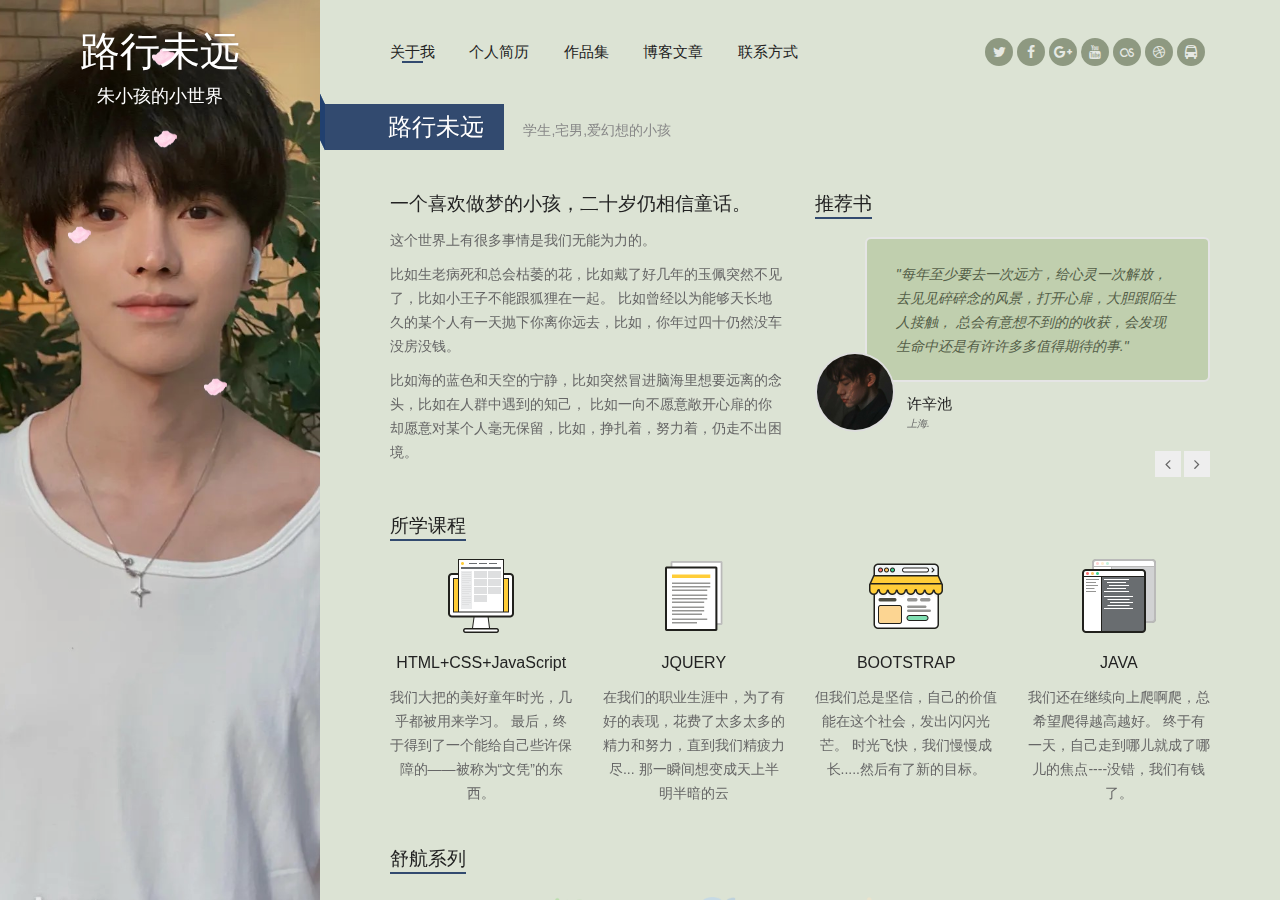
<file: index.html>
<!DOCTYPE html>
<html lang="cn-zh">
	<head>
		<meta charset="UTF-8" />
		<meta http-equiv="X-UA-Compatible" content="IE=edge">
		<title>星光不负赶路人</title>
		<meta name="viewport" content="width=device-width, initial-scale=1, maximum-scale=1" />
		<meta name="description" content="Zhu Junbo's personal blog" />
		<meta name="keywords"
			content="vcard, resposnive, retina, resume, jquery, css3, bootstrap,zhujunbo, blog" />
		<meta name="author" content="zhujunbo" />
		<link rel="shortcut icon" href="images/favicon.ico">
		<link rel="stylesheet" href="css/bootstrap.css">
		<link rel="stylesheet" href="css/normalize.css">
		<link rel="stylesheet" href="css/transition-animations.css">
		<link rel="stylesheet" href="css/owl.carousel.css">
		<link rel="stylesheet" href="css/magnific-popup.css">
		<link rel="stylesheet" href="css/animate.css">
		<link rel="stylesheet" href="css/main.css" type="text/css">
		<link rel="stylesheet" type="text/css" href="css/mycustom.css"/>
		<script src="js/jquery-2.1.3.min.js"></script>
		<script src="js/modernizr.custom.js"></script>
		<script src="js/myfunction.js" type="text/javascript"></script>
		<style type="text/css">
			.fun-fact-block.gray-bg {
			    background-color: floralwhite;
			}
			.fun-fact-block{
				background: beige;
			}
			.testimonial-content .testimonial-text{
				background-color: #c0cfae;
				color: #545e48;
			}
			ul.social-links li a{
				background-color: #8e9981;
				border-radius: 50%;
			}
		</style>
	</head>
	<body>
		<!-- 加载动画 -->
		<div class="preloader">
			<div class="preloader-animation">
				<div class="dot1"></div>
				<div class="dot2"></div>
			</div>
		</div>
		<!-- 加载动画结束 -->
		<div id="page" class="page">
			<!-- 头部 -->
			<header id="site_header" class="header">
				<div class="my-photo">
					<img src="images/chun2.jpg" alt="image">
					<div class="mask" id="mypoto">
						<div class="newyear" id="newyear">
							<script type="text/javascript">
								function SpringFestival(){
									Countdown('农历新年','1/22/2023',newyear);
								};
								window.onload= setInterval(SpringFestival,1000);
							</script>
						</div>
					</div>
				</div>
				<div class="site-title-block">
					<h1 class="site-title fontc">路行未远</h1>
					<p class="site-description fontc">朱小孩的小世界</p>
				</div><a class="menu-toggle mobile-visible"><i class="fa fa-bars"></i></a>
			</header>
			<!-- 头部结束 -->
			<!-- 主体内容 -->
			<div id="main" class="site-main">
				<!-- 分页区 -->
				<div class="pt-wrapper" style="background-color: #dce3d4;">
					<!-- 导航和其他社交主页 -->
					<div class="site-nav mobile-menu-hide">
						<!-- 导航 -->
						<ul id="nav" class="site-main-menu">
							<!-- 关于我 -->
							<li>
								<a class="pt-trigger" href="#about_me" data-animation="58" data-goto="1">关于我</a>
							</li>
							<!-- 其他内容 -->
							<li><a class="pt-trigger" href="#resume" data-animation="59" data-goto="2">个人简历</a></li>
							<li><a class="pt-trigger" href="#portfolio" data-animation="60" data-goto="3">作品集</a>
							</li>
							<li><a class="pt-trigger" href="#blog" data-animation="61" data-goto="4">博客文章</a></li>
							<li><a class="pt-trigger" href="#contact" data-animation="58" data-goto="5">联系方式</a></li>
							<!-- <li><a class="pt-trigger" href="#tzhang" data-animation="59" data-goto="6">拓展</a></li> -->
						</ul>
						<!-- 导航结束 -->
						<!-- 其他社交主页 -->
						<!-- 社交软件的完整图标列表:http://fontawesome.io/icons/#brand -->
						<ul class="social-links">
							<li>
								<a class="tip social-button" href="#" title="Twitter">
									<i class="fa fa-twitter"></i>
								</a>
							</li>
							<li>
								<a class="tip social-button" href="#" title="Facebook">
									<i class="fa fa-facebook"></i>
								</a>
							</li>
							<li>
								<a class="tip social-button" href="#" title="Google Plus">
									<i class="fa fa-google-plus"></i>
								</a>
							</li>
							<li>
								<a class="tip social-button" href="#" title="Youtube"><i class="fa fa-youtube"></i></a>
							</li>
							<li>
								<a class="tip social-button" href="#" title="last.fm"><i class="fa fa-lastfm"></i></a>
							</li>
							<li>
								<a class="tip social-button" href="#" title="Dribbble"><i class="fa fa-dribbble"></i></a>
							</li>
							<li>
								<a class="tip social-button" target="_blank" href="https://travellings.link" title="travelling">
									<i class="fa fa-bus"></i>
								</a>
							</li>
						</ul>
						<!-- 社交主页结束 -->
					</div>
					<!-- 导航页结束 -->
					<!-- 子页面 -->
					<div class="subpages">
						<!-- 关于子页 -->
						<section class="pt-page pt-page-1" data-id="about_me">
							<div class="section-title-block">
								<h2 class="section-title">路行未远</h2>
								<h5 class="section-description">学生,宅男,爱幻想的小孩</h5>
							</div>
							<div class="row">
								<div class="col-sm-12 col-md-12 mobile-visible subpage-block">
									<div class="my-photo-small"><img src="images/apollo/24.jpg" alt="image"></div>
								</div>
								<div class="col-sm-6 col-md-6 subpage-block">
									<div class="general-info">
										<h3>一个喜欢做梦的小孩，二十岁仍相信童话。</h3>
										<p>这个世界上有很多事情是我们无能为力的。</p>
										<p>比如生老病死和总会枯萎的花，比如戴了好几年的玉佩突然不见了，比如小王子不能跟狐狸在一起。
										   比如曾经以为能够天长地久的某个人有一天抛下你离你远去，比如，你年过四十仍然没车没房没钱。</p>
										<p>比如海的蓝色和天空的宁静，比如突然冒进脑海里想要远离的念头，比如在人群中遇到的知己，
										   比如一向不愿意敞开心扉的你却愿意对某个人毫无保留，比如，挣扎着，努力着，仍走不出困境。</p>
									</div>
								</div>
								<!-- 介绍项 -->
								<!-- <div class="col-sm-4 col-md-4 subpage-block">
									<div class="block end">
										<ul class="info-list">
											<li>
												<span class="title">姓名</span>
												<span class="value">朱同学</span>
											</li>
											<li>
												<span class="title">年龄</span>
												<span class="value">二十一岁</span>
											</li>
											<li>
												<span class="title">地址</span>
												<span class="value">武汉 | 江夏 | 藏龙岛</span>
											</li>
											<li>
												<span class="title">邮件</span>
												<span class="value"><a href="mailto:1664575649@qq.com">1664575649@qq.com</a></span>
											</li>
											<li>
												<span class="title">手机</span>
												<span class="value">15697135926</span>
											</li>
											<li>
												<span class="title">职业</span>
												<span class="value available">学生</span>
											</li>
										</ul>
									</div>
								</div> -->
								<div class="col-sm-6 col-md-6 subpage-block">
									<div class="block-title">
										<h3>推荐书</h3>
									</div>
									<div class="testimonials owl-carousel">
										<!-- 好友推荐 -->
										<div class="testimonial-item">
											<!-- 朋友的话 -->
											<div class="testimonial-content">
												<div class="testimonial-text">
													<p>"每年至少要去一次远方，给心灵一次解放，去见见碎碎念的风景，打开心扉，大胆跟陌生人接触，
													总会有意想不到的的收获，会发现生命中还是有许许多多值得期待的事."</p>
												</div>
											</div>
											<!-- 话语结束 -->
											<!-- 好友信息 -->
											<div class="testimonial-credits">
												<!-- 照片 -->
												<div class="testimonial-picture">
													<img src="images/apollo/23.jpg" alt="许辛池">
												</div>
												<!-- 好友署名 -->
												<div class="testimonial-author-info">
													<p class="testimonial-author">许辛池</p>
													<p class="testimonial-firm">上海.</p>
												</div>
											</div>
										</div>
										<!-- 好友推荐2 -->
										<div class="testimonial-item">
											<!-- 朋友的话 -->
											<div class="testimonial-content">
												<div class="testimonial-text">
													<p>"时针还在不停的转动，我们的生活还在继续着，或许杂乱无章，或许井然有序。
													    在这匆忙的生活中，我一直都在前进着，思考着，这一切从来都不曾驻足。"</p>
												</div>
											</div>
											<!-- 话语结束 -->
											<!-- 好友信息 -->
											<div class="testimonial-credits">
												<!-- 照片 -->
												<div class="testimonial-picture">
													<img src="images/apollo/20.jpg" alt="朱谨言">
												</div>
												<!-- 好友署名 -->
												<div class="testimonial-author-info">
													<p class="testimonial-author">朱谨言</p>
													<p class="testimonial-firm">武汉</p>
												</div>
											</div>
										</div>
										<!-- 推荐结束 -->
										<!-- 好友推荐3 -->
										<div class="testimonial-item">
											<!-- 朋友的话 -->
											<div class="testimonial-content">
												<div class="testimonial-text">
													<p>"我不去想，是否能够成功 ，既然选择了远方 ，便只顾风雨兼程。
														我不去想，身后会不会袭来寒风冷雨 ，既然目标是地平线，留给世界的只能是背影 。
														我不去想，未来是平坦还是泥泞 ，只要热爱生命 ，一切，都在意料之中。"</p>
												</div>
											</div>
											<!-- 话语结束 -->
											<!-- 好友信息 -->
											<div class="testimonial-credits">
												<!-- 照片 -->
												<div class="testimonial-picture">
													<img src="images/zx-2.jpg" alt="朱俊波">
												</div>
												<!-- 好友署名 -->
												<div class="testimonial-author-info">
													<p class="testimonial-author">朱俊波</p>
													<p class="testimonial-firm">武汉</p>
												</div>
											</div>
										</div>
										<!-- 推荐结束 -->
										<div class="testimonial-item">
											<!-- 朋友的话 -->
											<div class="testimonial-content">
												<div class="testimonial-text">
													<p>"明明很想哭，却还在笑；明明很在乎，却装作无所谓；明明很想留下，却坚定地说要离开；
													    明明很痛苦，却偏偏说自己很幸福；明明忘不掉，却说已经忘了；
														<!-- 明明放不下，却说她是她，我是我；明明舍不得，却说我已经受够了； -->
														明明说的是违心的假话，却说那是自己的真心话；明明眼泪都快溢出眼眶，却高昂着头；"</p>
												</div>
											</div>
											<!-- 话语结束 -->
											<!-- 好友信息 -->
											<div class="testimonial-credits">
												<!-- 照片 -->
												<div class="testimonial-picture">
													<img src="images/zjb-2.jpg" alt="朱俊波">
												</div>
												<!-- 好友署名 -->
												<div class="testimonial-author-info">
													<p class="testimonial-author">朱雄</p>
													<p class="testimonial-firm">黄冈</p>
												</div>
											</div>
										</div>
									</div>
								</div>
							</div>
							<!-- 技能介绍 -->
							<div class="block-title">
								<h3>所学课程</h3>
							</div>
							<div class="row">
								<div class="col-sm-6 col-md-3 subpage-block">
									<div class="service-block">
										<div class="service-info">
											<img src="images/service/web_design.png" alt="Responsive Design">
											<h4>HTML+CSS+JavaScript</h4>
											<p>我们大把的美好童年时光，几乎都被用来学习。
											   最后，终于得到了一个能给自己些许保障的——被称为“文凭”的东西。</p>
										</div>
									</div>
								</div>
								<div class="col-sm-6 col-md-3 subpage-block">
									<div class="service-block">
										<div class="service-info">
											<img src="images/service/copywrite.png" alt="Copywriter">
											<h4>JQUERY</h4>
											<p>在我们的职业生涯中，为了有好的表现，花费了太多太多的精力和努力，直到我们精疲力尽... 
											   那一瞬间想变成天上半明半暗的云</p>
										</div>
									</div>
								</div>
								<div class="col-sm-6 col-md-3 subpage-block">
									<div class="service-block">
										<div class="service-info"><img src="images/service/ecommerce.png"
												alt="E-Commerce">
											<h4>BOOTSTRAP</h4>
											<p>但我们总是坚信，自己的价值能在这个社会，发出闪闪光芒。
											   时光飞快，我们慢慢成长.....然后有了新的目标。</p>
										</div>
									</div>
								</div>
								<div class="col-sm-6 col-md-3 subpage-block">
									<div class="service-block">
										<div class="service-info"><img src="images/service/management.png"
												alt="Management">
											<h4>JAVA</h4>
											<p>我们还在继续向上爬啊爬，总希望爬得越高越好。
											   终于有一天，自己走到哪儿就成了哪儿的焦点----没错，我们有钱了。</p>
										</div>
									</div>
								</div>
							</div>
							<!-- 介绍结束 -->
							<!-- 好友列表 -->
							<div class="block-title">
								<h3>舒航系列</h3>
							</div>
							<div class="row">
								<div class="col-sm-4 col-md-2 subpage-block">
									<div class="client_block"><a href="https://shuhanzjb.github.io/shelf.html" >
									<img src="images/clients/book.png" alt="image"></a></div>
								</div>
								<div class="col-sm-4 col-md-2 subpage-block">
									<div class="client_block"><a href="#" target="_blank">
									<img src="images/clients/tree.png" alt="image"></a></div>
								</div>
								<div class="col-sm-4 col-md-2 subpage-block">
									<div class="client_block"><a href="#" target="_blank">
									<img src="images/clients/blueleaf.png" alt="image"></a></div>
								</div>
								<div class="col-sm-4 col-md-2 subpage-block">
									<div class="client_block"><a href="#" target="_blank">
									<img src="images/clients/orbook2.png" alt="image"></a></div>
								</div>
								<div class="col-sm-4 col-md-2 subpage-block">
									<div class="client_block"><a href="#" target="_blank">
									<img src="images/clients/shan.png" alt="image"></a></div>
								</div>
								<div class="col-sm-4 col-md-2 subpage-block">
									<div class="client_block"><a href="#" target="_blank">
									<img src="images/clients/ma.png" alt="image"></a></div>
								</div>
							</div>
							<!-- 列表结束 -->
							<!-- 心灵状态 -->
							<div class="block-title">
								<h3>心情状态</h3>
							</div>
							<div class="row">
								<div class="col-sm-6 col-md-3 subpage-block">
									<div class="fun-fact-block gray-bg"><i class="pe-7s-icon pe-7s-smile"></i>
										<h4>开心</h4><span class="fun-value">1,024</span>
									</div>
								</div>
								<div class="col-sm-6 col-md-3 subpage-block">
									<div class="fun-fact-block"><i class="pe-7s-icon pe-7s-alarm"></i>
										<h4>平淡</h4><span class="fun-value">6,256</span>
									</div>
								</div>
								<div class="col-sm-6 col-md-3 subpage-block">
									<div class="fun-fact-block gray-bg"><i class="pe-7s-icon pe-7s-medal"></i>
										<h4>郁闷</h4><span class="fun-value">21</span>
									</div>
								</div>
								<div class="col-sm-6 col-md-3 subpage-block">
									<div class="fun-fact-block"><i class="pe-7s-icon pe-7s-coffee"></i>
										<h4>悠闲</h4><span class="fun-value">20,000</span>
									</div>
								</div>
							</div>
							<!-- 心情结束 -->
						</section>
						<!-- /关于页 -->
						<!-- 简历子页 -->
						<section class="pt-page pt-page-2" data-id="resume">
							<div class="section-title-block">
								<h2 class="section-title">个人简历</h2>
								<h5 class="section-description">应届毕业生</h5>
							</div>
							<div class="row">
								<div class="col-sm-6 col-md-4 subpage-block">
									<div class="block-title">
										<h3>教育经历</h3>
									</div>
									<div class="timeline">
										<!-- 教育经历 -->
										<div class="timeline-event te-primary">
											<h5 class="event-date">2022</h5>
											<h4 class="event-name">大学毕业</h4><span
												class="event-description">武汉纺织大学外经贸学院</span>
											<p>多少人走着，却困在原地；多少人活着却如同死去；多少人爱着却好似分离；多少人笑着却满含泪滴</p>
										</div>
										<!-- 教育经历 -->
										<div class="timeline-event te-primary">
											<h5 class="event-date">2019</h5>
											<h4 class="event-name">高中毕业</h4><span
												class="event-description">团陂高级中学</span>
											<p>我陪你步入蝉夏，越过窗外喧嚣;歌声还在游走 你榴花般的双眸。岁月无法停留，流云的等候</p>
										</div>
										<!-- 教育经历 -->
										<div class="timeline-event te-primary">
											<h5 class="event-date">2016</h5>
											<h4 class="event-name">初中毕业</h4><span
												class="event-description">华桂初级中学</span>
											<p>开始的开始，我们都是孩子；最后的最后，渴望变成天使。</p>
										</div>
										<!-- 教育经历 -->
										<div class="timeline-event te-primary">
											<h5 class="event-date">2013</h5>
											<h4 class="event-name">小学毕业</h4><span
												class="event-description">十三小学</span>
											<p>多少人走着，却困在原地；多少人活着却如同死去；多少人爱着却好似分离；多少人笑着却满含泪滴</p>
										</div>
										<!-- 教育经历 -->
										<div class="timeline-event te-primary">
											<h5 class="event-date">2012</h5>
											<h4 class="event-name">小学转学</h4><span
												class="event-description">石江小学</span>
											<p>多少人走着，却困在原地；多少人活着却如同死去；多少人爱着却好似分离；多少人笑着却满含泪滴</p>
										</div>
									</div>
								</div>
								<div class="col-sm-6 col-md-4 subpage-block">
									<div class="block-title">
										<h3>工作经历</h3>
									</div>
									<div class="timeline">
										<!-- 具体工作 -->
										<div class="timeline-event te-primary">
											<h5 class="event-date">2022-2023</h5>
											<h4 class="event-name"><a href="">京东</a></h4><span
												class="event-description">零售</span>
											<p>第一份全职工作，目前看来还不错，朝九晚六，月休八天，工资四千，已转正，正常缴纳五险一金，
											   每个月的最后工作日发放当月工资，是一份还算靠谱的工作，刚开始做纠纷，后面转商家申诉，
											   虽然工作难压力大，也想过离职，但最后还是坚持了下来，但毕竟今时不同往日，疫情冲击下，
											   整个大环境不算好，已毕业面临就业压力的我，也不确定下一份工作会更好...</p>
										</div>
										<!-- 具体工作 -->
										<div class="timeline-event te-primary">
											<h5 class="event-date">2021-2022</h5>
											<h4 class="event-name"><a href="">纳杰</a></h4><span
												class="event-description">人力资源</span>
											<p>实习工作，不算好工作，也不算差工作，是介于不好不差的工作，没有长期发展的打算，正常的结束实习</p>
										</div>
										<!-- 具体工作 -->
										<div class="timeline-event te-primary">
											<h5 class="event-date">2020-2021</h5>
											<h4 class="event-name">海底捞</h4><span
												class="event-description">餐饮</span>
											<p>在海底捞吃饭和在海底捞工作，还是很不一样的，因为生意好，所以工作很累，
											   但好在但工资也很多，做了两个月收了九千多，这是我收的最多的一次，因为
											   包吃包住，水电全免，所以到手的是纯利润。</p>
										</div>
										<!-- 具体工作 -->
										<div class="timeline-event te-primary">
											<h5 class="event-date">2019-2020</h5>
											<h4 class="event-name">京东</h4><span
												class="event-description">物流</span>
											<p>第一桶金，很累，也很充实，凌晨五点的天空下是做不完的流水线和卸不完的货。
											   在这里，有孩子和我一样大的人，午饭吃着
											   馒头就咸菜然后躺在大纸盒里休息；</p>
										</div>
									</div>
								</div>
								<div class="col-sm-6 col-md-4 subpage-block">
									<div class="block-title">
										<h3>前端</h3>
									</div>
									<div class="skills-info">
										<h4>HTML5</h4>
										<div class="skill-container">
											<div class="skill-percentage skill-1"></div>
										</div>
										<h4>CSS3</h4>
										<div class="skill-container">
											<div class="skill-percentage skill-2"></div>
										</div>
										<h4>ECMAScript6</h4>
										<div class="skill-container">
											<div class="skill-percentage skill-3"></div>
										</div>
										<h4>Ajax</h4>
										<div class="skill-container">
											<div class="skill-percentage skill-1"></div>
										</div>
									</div>
									<div class="block-title">
										<h3>编程语言和前端框架</h3>
									</div>
									<div class="skills-info">
										<h4>JAVA</h4>
										<div class="skill-container">
											<div class="skill-percentage skill-4"></div>
										</div>
										<h4>PYTHON</h4>
										<div class="skill-container">
											<div class="skill-percentage skill-5"></div>
										</div>
										<h4>PHP</h4>
										<div class="skill-container">
											<div class="skill-percentage skill-6"></div>
										</div>
										<h4>VUE</h4>
										<div class="skill-container">
											<div class="skill-percentage skill-7"></div>
										</div>
										<h4>BOOTSTRAP</h4>
										<div class="skill-container">
											<div class="skill-percentage skill-8"></div>
										</div>
									</div>
								</div>
							</div>
							<div class="row">
								<div class="col-sm-12 col-md-12">
									<div class="download-cv-block">
										<a class="button" target="_blank" href="./media/个人简历.pdf">预览简历</a></div>
								</div>
							</div>
						</section>
						<!-- /简历页 -->
						<!-- 项目子页 -->
						<section class="pt-page pt-page-3" data-id="portfolio">
							<div class="section-title-block">
								<h2 class="section-title">我的项目</h2>
								<h5 class="section-description">作品集锦</h5>
							</div>
							<!-- 集锦 -->
							<div class="portfolio-content">
								<!-- 项目过滤器 -->
								<ul id="portfolio_filters" class="portfolio-filters">
									<li class="active">
										<a class="filter btn btn-sm btn-link active"data-group="all">全部</a>
									</li>
									<li>
										<a class="filter btn btn-sm btn-link" data-group="shop">电商平台</a>
									</li>
									<li>
										<a class="filter btn btn-sm btn-link" data-group="sites">其他网站</a>
									</li>
									<li>
										<a class="filter btn btn-sm btn-link" data-group="video">媒体</a>
									</li>
									<li>
										<a class="filter btn btn-sm btn-link" data-group="season">样式</a>
									</li>
								</ul>
								<!-- 过滤结束 -->
								<!-- 项目展示 -->
								<div id="portfolio_grid" class="portfolio-grid portfolio-masonry masonry-grid-3">
									<!-- 项目1 -->
									<figure class="item" data-groups='["all", "shop"]'>
										<a class="lightbox" href="images/hone-2.png" title="妖怪阁楼">
											<img src="images/honeapp.png" alt="妖怪阁楼">
											<div>
												<h5 class="name">妖怪阁楼</h5>
												<small>移动端</small>
												<i class="fa fa-image"></i>
											</div>
										</a>
									</figure>
									<!-- 项目2 -->
									<figure class="item" data-groups='["all", "sites"]'>
										<a href="images/360-2.png" class="lightbox" title="仿360浏览器官网">
											<img src="images/360.png" alt="360">
											<div>
												<h5 class="name">仿360浏览器</h5>
												<small>PC端</small>
												<i class="fa fa-image"></i>
											</div>
										</a>
									</figure>
									<!-- 项目3 -->
									<figure class="item" data-groups='["all","shop"]'>
										<a href="images/ht.png" class="lightbox" title="后台管理系统">
											<img src="images/ht.png" alt="后台管理系统">
											<div>
												<h5 class="name">后台管理系统</h5>
												<small>PC端</small>
												<i class="fa fa-image"></i>
											</div>
										</a>
									</figure>
									<!-- 项目4 -->
									<figure class="item" data-groups='["all", "shop"]'>
										<a class="lightbox" href="images/canteen.png" title="掌上餐厅">
											<img src="images/vegetables.png" alt="掌上餐厅">
											<div>
												<h5 class="name">掌上餐厅</h5>
												<small>移动端</small>
												<i class="fa fa-image"></i>
											</div>
										</a>
									</figure>
									<!--项目5 -->
									<figure class="item" data-groups='["all", "sites"]'>
										<a href="images/shool-2.png" class="lightbox" title="仿河北职业学校">
											<img src="images/school.png" alt="学校">
											<div>
												<h5 class="name">仿河北职业学校</h5>
												<small>PC端</small>
												<i class="fa fa-image"></i>
											</div>
										</a>
									</figure>
									<!-- 项目6 -->
									<figure class="item" data-groups='["all", "sites"]'>
										<a class="lightbox" href="images/green.png" title="散文诗">
											<img src="images/green.png" alt="poem">
											<div>
												<h5 class="name">散文诗</h5>
												<small>响应式</small>
												<i class="fa fa-image"></i>
											</div>
										</a>
									</figure>
									<!-- 项目7 -->
									<figure class="item" data-groups='["all", "video"]'>
										<a href="media/002.mp4" class="lightbox mfp-iframe" title="夏日假期">
											<img src="images/summer.jpg" alt="">
											<div>
												<h5 class="name">夏日假期</h5>
												<small>视频</small>
												<i class="fa fa-video-camera"></i>
											</div>
										</a>
									</figure>
									<!-- 项目8 -->
									<figure class="item" data-groups='["all",  "sites"]'>
										<a class="lightbox" href="images/class.png" title="班级管理页">
											<img src="images/class.png" alt="">
											<div>
												<h5 class="name">班级管理</h5>
												<small>PC端</small>
												<i class="fa fa-image"></i>
											</div>
										</a>
									</figure>
									<!-- 项目9 -->
									<figure class="item" data-groups='["all","sites"]'>
										<a href="images/learn.png" class="lightbox" title="以创导航">
											<img src="images/note.png" alt="">
											<div>
												<h5 class="name">以创导航</h5>
												<small>响应式</small>
												<i class="fa fa-image"></i>
											</div>
										</a>
									</figure>
									<!-- 项目10 -->
									<figure class="item" data-groups='["all", "video"]'>
										<a href="media/snow.mp4" class="lightbox mfp-iframe" title="大约在冬季">
											<img src="images/snow.jpg" alt="">
											<div>
												<h5 class="name">大约在冬季</h5>
												<small>视频</small>
												<i class="fa fa-video-camera"></i>
											</div>
										</a>
									</figure>
									<!-- 项目11 -->
									<figure class="item" data-groups='["all","sites"]'>
										<a href="images/mi.png" class="lightbox"  title="仿小米商城">
											<img src="images/mi.png" alt="">
											<div>
												<h5 class="name">仿小米商城</h5>
												<small>PC端</small>
												<i class="fa fa-image"></i>
											</div>
										</a>
									</figure>
									<!-- 项目12 -->
									<figure class="item" data-groups='["all","video"]'>
										<a class="lightbox mfp-iframe" href="media/001.mp4" title="雨一直下">
											<img src="images/fiction.jpg" alt="">
											<div>
												<h5 class="name">雨一直下</h5>
												<small>视频</small>
												<i class="fa fa-video-camera"></i>
											</div>
										</a>
									</figure>
									<!-- 四季样式 --><!-- 春 -->
									<figure class="item" data-groups='["all", "season"]'>
										<a href="images/season/spring.png" class="lightbox" title="春天">
											<img src="images/season/spring.png" alt="春">
											<div>
												<h5 class="name">春季样式</h5>
												<small>PC端</small>
												<i class="fa fa-image"></i>
											</div>
										</a>
									</figure>
									<!-- 夏 -->
									<figure class="item" data-groups='["all", "season"]'>
										<a href="images/season/summer.png" class="lightbox" title="夏天">
											<img src="images/season/summer.png" alt="夏">
											<div>
												<h5 class="name">夏季样式</h5>
												<small>PC端</small>
												<i class="fa fa-image"></i>
											</div>
										</a>
									</figure>
									<!-- 秋 -->
									<figure class="item" data-groups='["all", "season"]'>
										<a href="images/season/autumn.png" class="lightbox" title="秋天">
											<img src="images/season/autumn.png" alt="秋">
											<div>
												<h5 class="name">秋季样式</h5>
												<small>PC端</small>
												<i class="fa fa-image"></i>
											</div>
										</a>
									</figure>
									<!-- 冬 -->
									<figure class="item" data-groups='["all", "season"]'>
										<a href="images/season/winter.png" class="lightbox" title="冬天">
											<img src="images/season/winter.png" alt="冬">
											<div>
												<h5 class="name">冬季样式</h5>
												<small>PC端</small>
												<i class="fa fa-image"></i>
											</div>
										</a>
									</figure>
								</div>
								<!-- /展示结束 -->
							</div>
							<!-- /集锦结束 -->
						</section>
						<!-- /项目页 -->
						<!-- 博客子页 -->
						<section class="pt-page pt-page-4" data-id="blog">
							<div class="section-title-block">
								<h2 class="section-title">博客</h2>
								<h5 class="section-description">文章</h5>
							</div>
							<div class="blog-masonry">
								<!-- 文章 -->
								<div class="item">
									<div class="blog-card">
										<div class="media-block">
											<a href="blog-post-1.html">
												<img class="post-image img-responsive" src="images/山谷.jpg"
													alt="blog-post-1" />
												<div class="mask"></div>
												<div class="post-date">
													<span class="day">12</span>
													<span class="month">Dec</span>
													<span class="year">2021</span>
												</div>
											</a>
										</div>
										<div class="post-info">
											<ul class="category">
												<li><a href="#">实习</a></li>
											</ul>
											<a href="#">
												<h4 class="blog-item-title">山谷吹来的风</h4>
											</a>
										</div>
									</div>
								</div>
								<!-- 文章 -->
								<div class="item">
									<div class="blog-card">
										<div class="media-block">
											<a href="blog-post-2.html">
												<img class="post-image img-responsive" src="images/路灯.jpg"
													alt="blog-post-2" />
												<div class="mask"></div>
												<div class="post-date">
													<span class="day">25</span>
													<span class="month">Nov</span>
													<span class="year">2021</span>
												</div>
											</a>
										</div>
										<div class="post-info">
											<ul class="category">
												<li><a href="">相思</a></li>
											</ul>
											<a href="#">
												<h4 class="blog-item-title">只有路灯和我的狗</h4>
											</a>
										</div>
									</div>
								</div>
								<!-- 文章 -->
								<div class="item">
									<div class="blog-card">
										<div class="media-block">
											<a href="#">
												<img class="post-image img-responsive" src="images/女孩.jpg"
													alt="blog-post-3" />
												<div class="mask"></div>
												<div class="post-date">
													<span class="day">12</span>
													<span class="month">Oct</span>
													<span class="year">2021</span>
												</div>
											</a>
										</div>
										<div class="post-info">
											<ul class="category">
												<li><a href="#">初·心</a></li>
											</ul>
											<a href="#">
												<h4 class="blog-item-title">十年前的那个小孩</h4>
											</a>
										</div>
									</div>
								</div>
								<!-- 文章 -->
								<div class="item">
									<div class="blog-card">
										<div class="media-block">
											<a href="#">
												<img class="post-image img-responsive" src="images/天空.jpg"
													alt="blog-post-4" />
												<div class="mask"></div>
												<div class="post-date">
													<span class="day">18</span>
													<span class="month">Aug</span>
													<span class="year">2023</span>
												</div>
											</a>
										</div>
										<div class="post-info">
											<ul class="category">
												<li><a href="#">毕业</a></li>
											</ul>
											<a href="#">
												<h4 class="blog-item-title">牛奶和面包都在远方</h4>
											</a>
										</div>
									</div>
								</div>
							</div>
						</section>
						<!-- /博客页 -->
						<!-- 联系子页 -->
						<section class="pt-page pt-page-5" data-id="contact">
							<div class="section-title-block">
								<h2 class="section-title">联系作者</h2>
								<h5 class="section-description">取得联系</h5>
							</div>
							<div class="row">
								<div class="col-sm-6 col-md-6 subpage-block">
									<div class="block-title">
										<h3>联系方式</h3>
									</div>
									<p>你可以通过QQ、微信、推特、油管或微博联系我，也可以通过发电子邮件联系我;
									   当然你也可以在本页留下你的信息；</p>
									<div class="contact-info-block">
										<div class="ci-icon"><i class="pe-7s-icon pe-7s-map-marker"></i></div>
										<div class="ci-text">
											<h5>武汉江夏</h5>
										</div>
									</div>
									<div class="contact-info-block">
										<div class="ci-icon"><i class="pe-7s-icon pe-7s-mail"></i></div>
										<div class="ci-text">
											<h5>1664578649@qq.com</h5>
										</div>
									</div>
									<div class="contact-info-block">
										<div class="ci-icon"><i class="pe-7s-icon pe-7s-call"></i></div>
										<div class="ci-text">
											<h5>15697135926</h5>
										</div>
									</div>
									<div class="contact-info-block">
										<div class="ci-icon"><i class="pe-7s-icon pe-7s-check"></i></div>
										<div class="ci-text">
											<h5>自由职业者</h5>
										</div>
									</div>
								</div>
								<div class="col-sm-6 col-md-6 subpage-block">
									<div class="block-title">
										<h3>留下信息</h3>
									</div>
									<form id="contact-form" method="post" action="" autocomplete="off">
										<div class="messages"></div>
										<div class="controls">
											<div class="form-group"><input id="form_name" type="text" name="name"
													class="form-control" placeholder="你的名字" required="required"
													data-error="请留下你的名字.">
												<div class="form-control-border"></div><i
													class="form-control-icon fa fa-user"></i>
												<div class="help-block with-errors"></div>
											</div>
											<div class="form-group"><input id="form_email" type="email" name="email"
													class="form-control" placeholder="邮箱地址" required="required"
													data-error="需要有效的邮箱地址！">
												<div class="form-control-border"></div><i
													class="form-control-icon fa fa-envelope"></i>
												<div class="help-block with-errors"></div>
											</div>
											<div class="form-group"><textarea id="form_message" name="message"
													class="form-control" placeholder="消息.." rows="4"
													required="required"
													data-error="写点什么吧！"></textarea>
												<div class="form-control-border"></div><i
													class="form-control-icon fa fa-comment"></i>
												<div class="help-block with-errors"></div>
											</div>
											<div class="g-recaptcha"
												data-sitekey="6LdqmCAUAAAAAMMNEZvn6g4W5e0or2sZmAVpxVqI"
												data-callback="correctCaptcha"></div><input type="submit"
												class="button btn-send" value="留言">
										</div>
									</form>
								</div>
							</div>
						</section>
						<!-- /联系子页 -->
						<section class="pt-page pt-page-6" data-id="tzhang">
							
						</section>
					</div>
					<!-- /子页结束 -->
				</div>
				<!-- /分页区 -->
			</div>
			<!-- /主体内容 -->
		</div>
		
		<script src="js/snowfall.js"></script>
		<script>
		    $(mypoto).snowfall({ flakeCount: 4, maxSpeed: 2 });//照片区飘雪
		</script>
		<script src="js/bootstrap.min.js"></script>
		<script src="js/page-transition.js"></script>
		<script src="js/imagesloaded.pkgd.min.js"></script>
		<script src="js/validator.js"></script>
		<script src="js/jquery.shuffle.min.js"></script>
		<script src="js/masonry.pkgd.min.js"></script>
		<script src="js/owl.carousel.min.js"></script>
		<script src="js/jquery.magnific-popup.min.js"></script>
		<script src="js/jquery.hoverdir.js"></script>
		<script src="js/main.js"></script>
	</body>
</html>
</file>
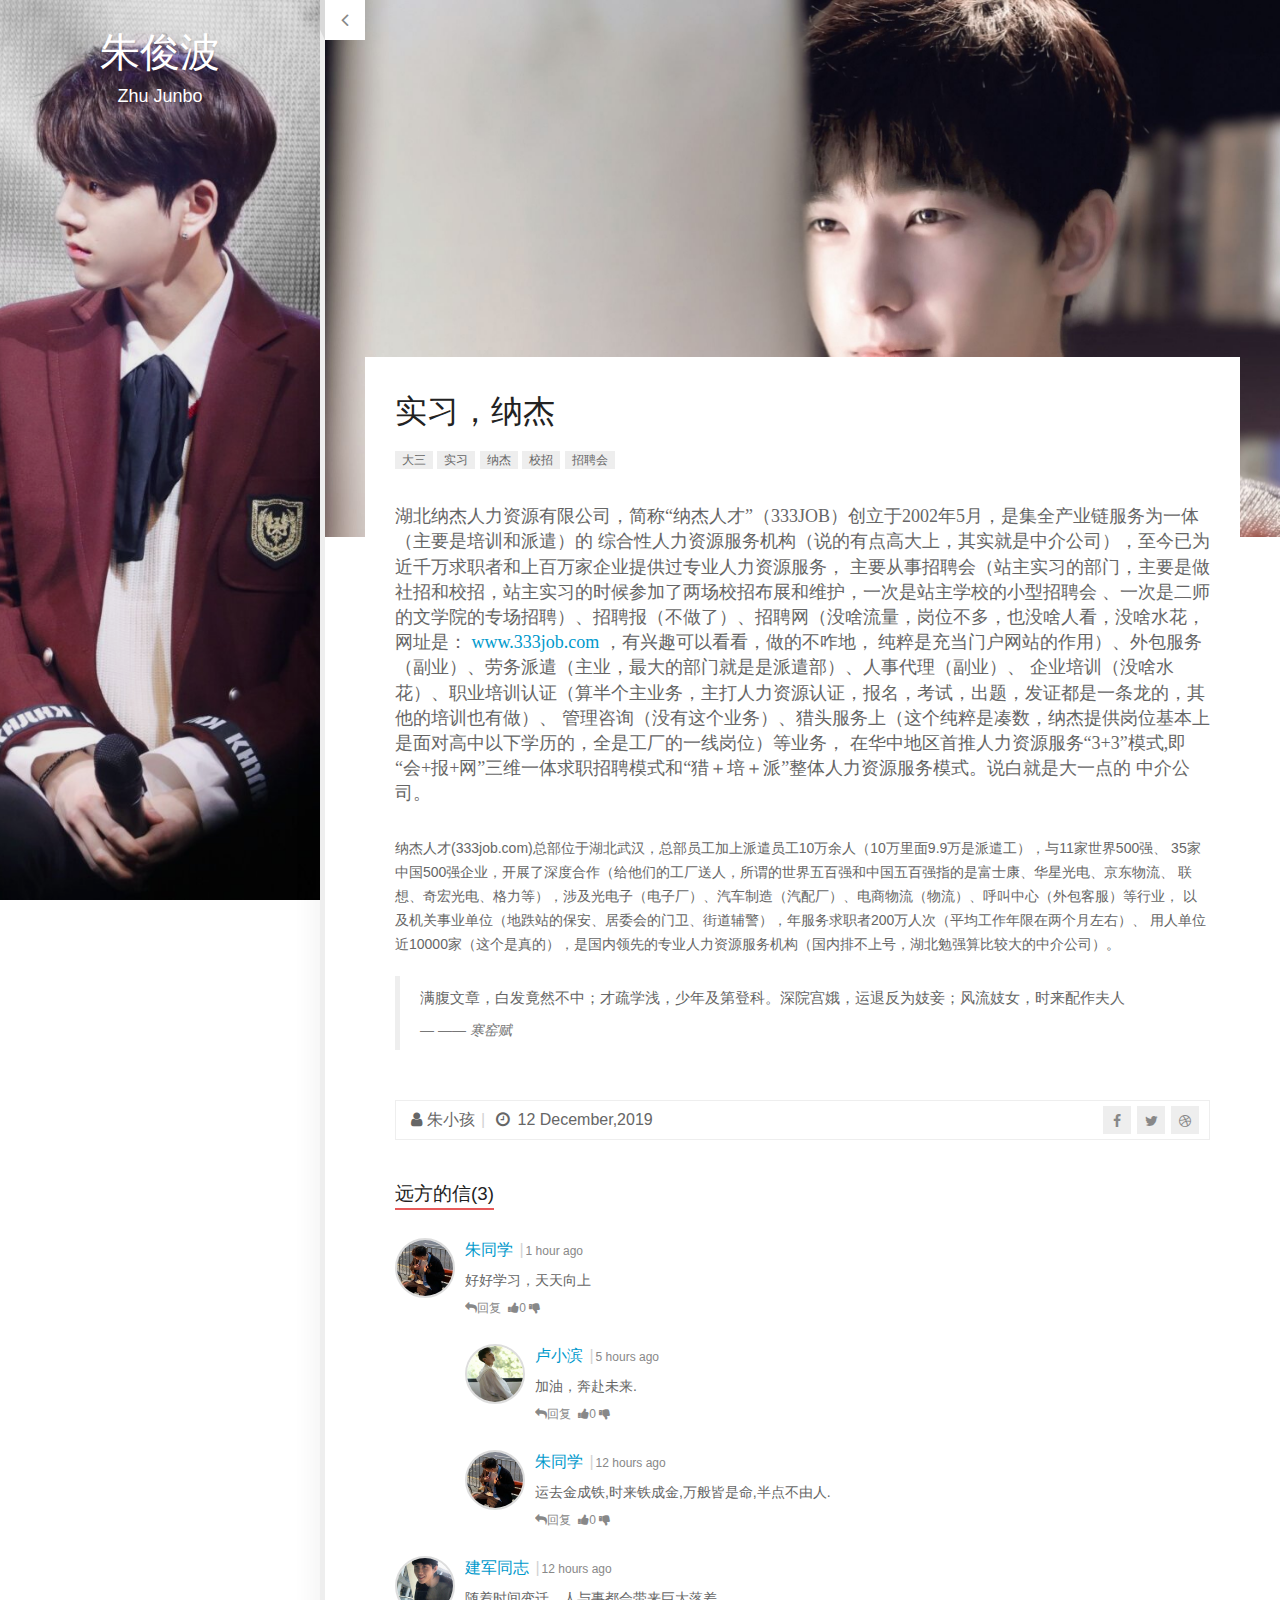
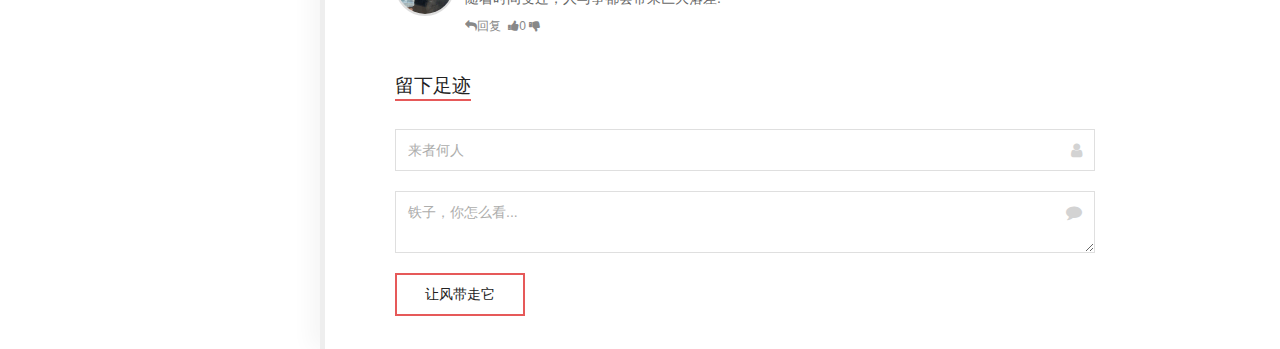
<file: blog-post-1.html>
<!DOCTYPE html>
<html lang="cn-zh">
	<head>
		<meta charset="UTF-8" />
		<meta http-equiv="X-UA-Compatible" content="IE=edge">
		<title>听海风的声音</title>
		<meta name="viewport" content="width=device-width, initial-scale=1, maximum-scale=1" />
		<meta name="description" content="Sunshine - Responsive vCard Template" />
		<meta name="keywords"
			content="vcard, resposnive, retina, resume, jquery, css3, bootstrap, Sunshine, portfolio" />
		<meta name="author" content="lmtheme" />
		<link rel="shortcut icon" href="images/favicon.ico">
		<link rel="stylesheet" href="css/bootstrap.css">
		<link rel="stylesheet" href="css/normalize.css">
		<link rel="stylesheet" href="css/transition-animations.css">
		<link rel="stylesheet" href="css/owl.carousel.css">
		<link rel="stylesheet" href="css/magnific-popup.css">
		<link rel="stylesheet" href="css/animate.css">
		<link rel="stylesheet" href="css/main.css" type="text/css">
		<link rel="stylesheet" type="text/css" href="css/mycustom.css"/>
		<script src="js/jquery-2.1.3.min.js"></script>
		<script src="js/modernizr.custom.js"></script>
		<style type="text/css">
			:root{
				--theme: #e65959;
				--scrollbar: #cc5050;
				--b2: #cc5050;
			}
		</style>
	</head>
	<body>
		<!-- Loading animation -->
		<div class="preloader">
			<div class="preloader-animation">
				<div class="dot1"></div>
				<div class="dot2"></div>
			</div>
		</div>
		<!-- /Loading animation -->
		<!-- Single Post page -->
		<div id="page" class="page blog-post-page">
			<!-- Header -->
			<header id="site_header" class="header">
				<div class="my-photo"><img src="images/timg.jpg" alt="image">
					<div class="mask"></div>
				</div>
				<div class="site-title-block">
					<h1 class="site-title">朱俊波</h1>
					<p class="site-description">Zhu Junbo</p>
				</div>
			</header><!-- /Header -->
			<div id="main" class="site-main">
				<div class="page-wrapper"><a class="blog-back-button" href="index.html#blog"><i
							class="fa fa-angle-left"></i></a>
					<div class="blog-post-main-image"><img class="post-image img-responsive"
							src="images/2.jpg" alt="blog-post-1" /></div>
					<div class="blog-post-content lingshi">
						<h1>实习，纳杰</h1>
						<ul class="tags">
							<li><a>大三</a></li>
							<li><a>实习</a></li>
							<li><a>纳杰</a></li>
							<li><a>校招</a></li>
							<li><a>招聘会</a></li>
						</ul>
						<p class="lead" style="font-family: '楷体';">
							湖北纳杰人力资源有限公司，简称“纳杰人才”（333JOB）创立于2002年5月，是集全产业链服务为一体（主要是培训和派遣）的
							综合性人力资源服务机构（说的有点高大上，其实就是中介公司），至今已为近千万求职者和上百万家企业提供过专业人力资源服务，
							主要从事招聘会（站主实习的部门，主要是做社招和校招，站主实习的时候参加了两场校招布展和维护，一次是站主学校的小型招聘会
							、一次是二师的文学院的专场招聘）、招聘报（不做了）、招聘网（没啥流量，岗位不多，也没啥人看，没啥水花，网址是：
							<a href="http://www.333job.com">www.333job.com</a>	，有兴趣可以看看，做的不咋地，
							纯粹是充当门户网站的作用）、外包服务（副业）、劳务派遣（主业，最大的部门就是是派遣部）、人事代理（副业）、
							企业培训（没啥水花）、职业培训认证（算半个主业务，主打人力资源认证，报名，考试，出题，发证都是一条龙的，其他的培训也有做）、
							管理咨询（没有这个业务）、猎头服务上（这个纯粹是凑数，纳杰提供岗位基本上是面对高中以下学历的，全是工厂的一线岗位）等业务，
							在华中地区首推人力资源服务“3+3”模式,即“会+报+网”三维一体求职招聘模式和“猎＋培＋派”整体人力资源服务模式。说白就是大一点的
							中介公司。
						</p>
						<p>
							纳杰人才(333job.com)总部位于湖北武汉，总部员工加上派遣员工10万余人（10万里面9.9万是派遣工），与11家世界500强、
							35家中国500强企业，开展了深度合作（给他们的工厂送人，所谓的世界五百强和中国五百强指的是富士康、华星光电、京东物流、
							联想、奇宏光电、格力等），涉及光电子（电子厂）、汽车制造（汽配厂）、电商物流（物流）、呼叫中心（外包客服）等行业，
							以及机关事业单位（地跌站的保安、居委会的门卫、街道辅警），年服务求职者200万人次（平均工作年限在两个月左右）、
							用人单位近10000家（这个是真的），是国内领先的专业人力资源服务机构（国内排不上号，湖北勉强算比较大的中介公司）。
						</p>
						<blockquote>
							<p>满腹文章，白发竟然不中；才疏学浅，少年及第登科。深院宫娥，运退反为妓妾；风流妓女，时来配作夫人
							</p>
							<footer>—— <cite title="Source Title">寒窑赋</cite></footer>
						</blockquote>
						<!-- <p>Praesent ac quam sed magna gravida interdum. Vivamus sed nunc lobortis,tempor ante ut,gravida
							nibh. Praesent sed euismod odio. Maecenas dui dui,euismod quis lobortis quis,dignissim ut
							eros. Curabitur cursus lacinia sollicitudin. Aenean vitae erat imperdiet,egestas nisi
							non,placerat sapien. In nec commodo justo. Nunc posuere lacinia neque eu malesuada. Sed
							lacus lacus,tincidunt id faucibus eget,sagittis sed enim. Nunc nec dapibus odio.</p> -->
						<div class="post-info">
							<span class="autor"><i class="fa fa-fw fa-user"></i>朱小孩</span>
							<span class="divider">|</span>
							<span class="date">
								<i class="fa fa-fw fa-clock-o"></i>
								12 December,2019</span><!-- Share Buttons -->
							<div class="btn-group share-buttons pull-right hidden-xs"><a href="#" target="_blank"
									class="btn"><i class="fa fa-facebook"></i></a><a href="#" target="_blank"
									class="btn"><i class="fa fa-twitter"></i></a><a href="#" target="_blank"
									class="btn"><i class="fa fa-dribbble"></i></a></div><!-- /Share Buttons -->
						</div>
						<div class="post-comments">
							<div class="block-title">
								<h3>远方的信(3)</h3>
							</div>
							<div class="media">
								<a class="pull-left" href="#">
									<img class="media-object" src="images/apollo/24.jpg" alt="">
								</a>
								<div class="media-body">
									<div class="media-heading">
										<a href="#">朱同学</a>
										<span class="divider">|</span><span class="light-gray">1 hour ago</span>
									</div>
									<p>好好学习，天天向上</p>
									<div class="media-footer">
										<a href="#"><i class="fa fa-reply"></i>回复</a>
										<span class="divider"></span><i class="fa fa-thumbs-up"></i><span>0</span>
										<i class="fa fa-thumbs-down"></i>
										</div>
									<div class="media">
										<a class="pull-left" href="#">
											<img class="media-object" src="images/apollo/12.jpg" alt="">
										</a>
										<div class="media-body">
											<div class="media-heading">
												<a href="#">卢小滨</a>
												<span class="divider">|</span><span class="light-gray">5 hours ago</span>
											</div>
											<p>加油，奔赴未来.</p>
											<div class="media-footer">
												<a href="#"><i class="fa fa-reply"></i>回复</a>
												<span class="divider"></span><i class="fa fa-thumbs-up"></i><span>0</span>
												<i class="fa fa-thumbs-down"></i>
											</div>
										</div>
									</div>
									<div class="media">
										<a class="pull-left" href="#">
											<img class="media-object" src="images/apollo/24.jpg" alt="">
										</a>
										<div class="media-body">
											<div class="media-heading">
												<a href="#">朱同学</a>
												<span class="divider">|</span><span class="light-gray">12 hours ago</span>
											</div>
											<p>运去金成铁,时来铁成金,万般皆是命,半点不由人.</p>
											<div class="media-footer">
												<a href="#"><i class="fa fa-reply"></i>回复</a>
												<span class="divider"></span><i class="fa fa-thumbs-up"></i><span>0</span>
												<i class="fa fa-thumbs-down"></i></div>
										</div>
									</div>
								</div>
								<div class="media">
									<a class="pull-left" href="#">
										<img class="media-object" src="images/apollo/26.jpg" alt="">
									</a>
									<div class="media-body">
										<div class="media-heading">
											<a href="#">建军同志</a>
											<span class="divider">|</span><span class="light-gray">12 hours ago</span>
										</div>
										<p>随着时间变迁，人与事都会带来巨大落差.</p>
										<div class="media-footer">
											<a href="#"><i class="fa fa-reply"></i>回复</a>
											<span class="divider"></span><i class="fa fa-thumbs-up"></i><span>0</span>
											<i class="fa fa-thumbs-down"></i></div>
									</div>
								</div>
							</div>
						</div>
						<div class="post-comment-add">
							<div class="block-title">
								<h3>留下足迹</h3>
							</div>
							<form class="form-add-comment">
								<div class="form-group"><input class="form-control" placeholder="来者何人" name="name">
									<div class="form-control-border"></div><i class="form-control-icon fa fa-user"></i>
								</div>
								<div class="form-group"><textarea class="form-control" placeholder="铁子，你怎么看..."
										name="message"></textarea>
									<div class="form-control-border"></div><i
										class="form-control-icon fa fa-comment"></i>
								</div><button class="button" type="submit">让风带走它</button>
							</form>
						</div>
					</div>
				</div>
			</div>
		</div><!-- /Single Post page -->
		<script src="js/bootstrap.min.js"></script>
		<script src="js/page-transition.js"></script>
		<script src="js/imagesloaded.pkgd.min.js"></script>
		<script src="js/validator.js"></script>
		<script src="js/jquery.shuffle.min.js"></script>
		<script src="js/masonry.pkgd.min.js"></script>
		<script src="js/owl.carousel.min.js"></script>
		<script src="js/jquery.magnific-popup.min.js"></script>
		<script src="js/jquery.hoverdir.js"></script>
		<script src="js/main.js"></script>
	</body>
</html>
</file>
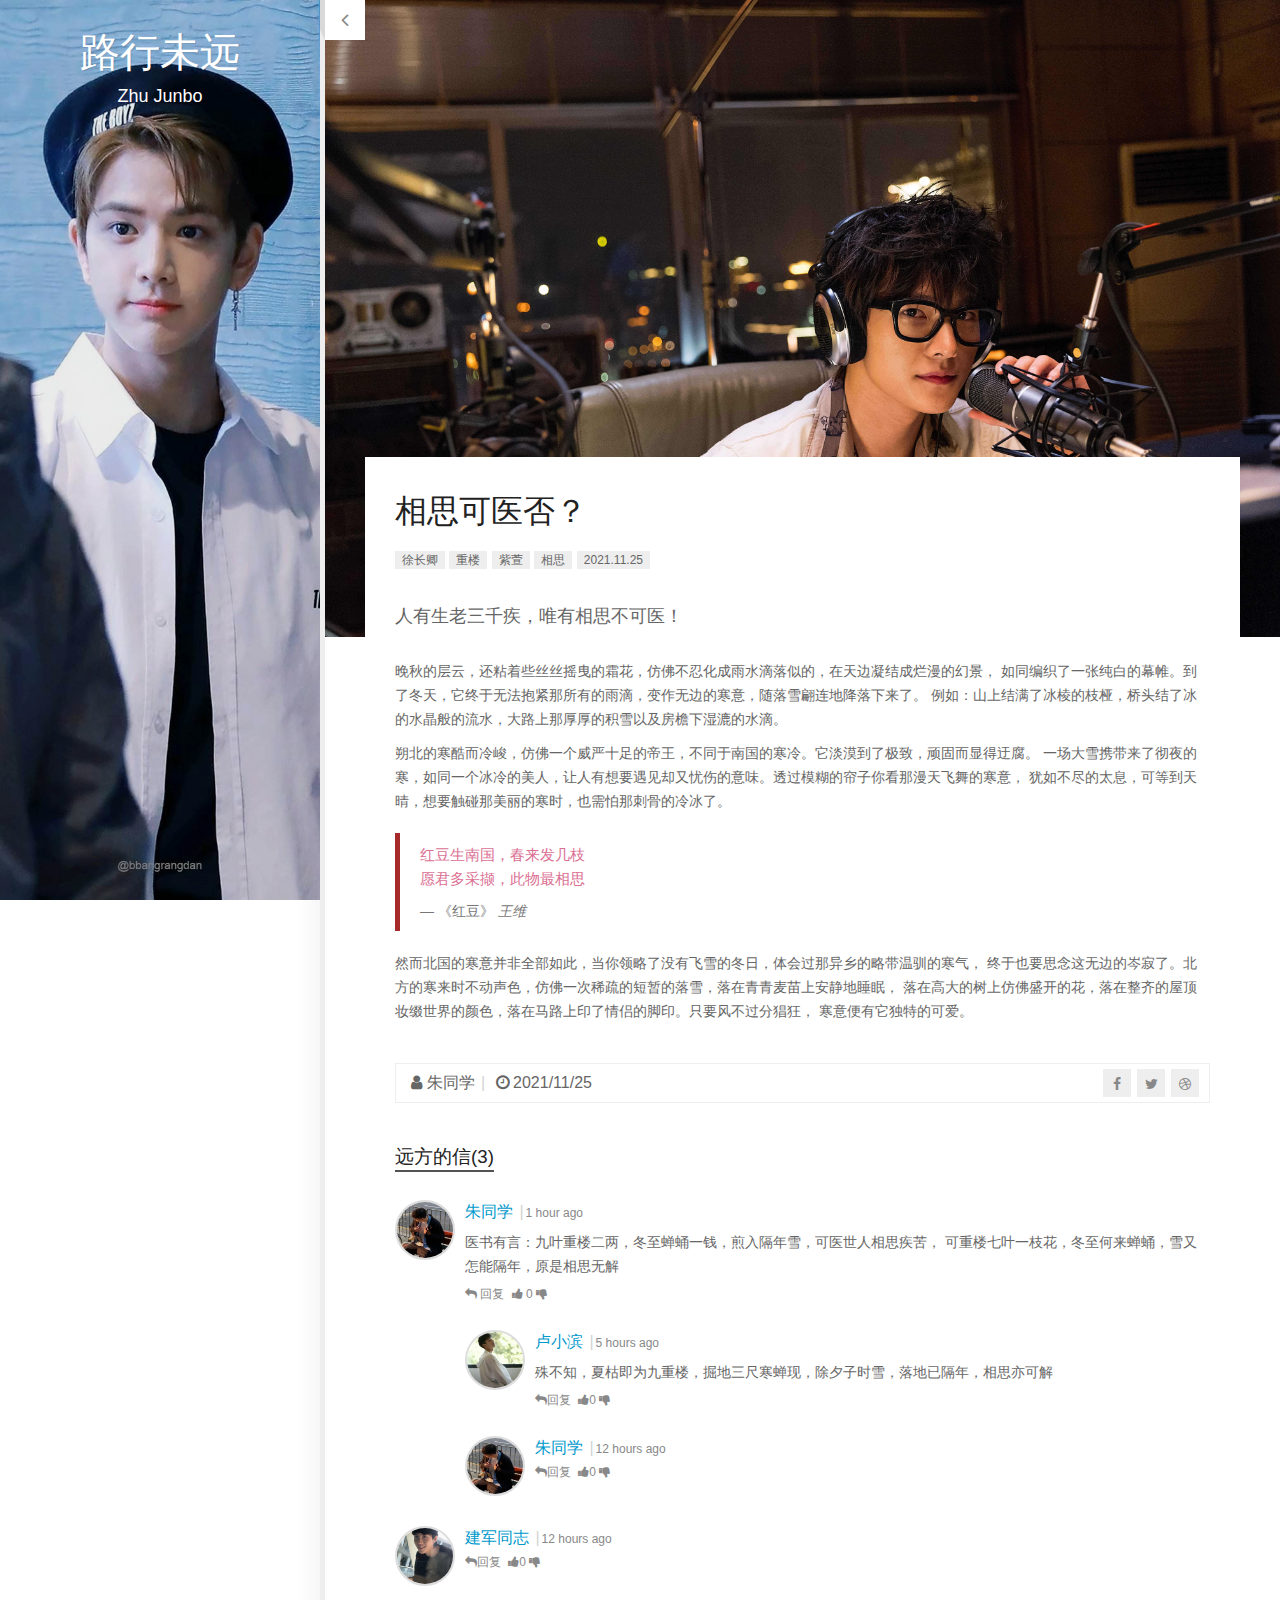
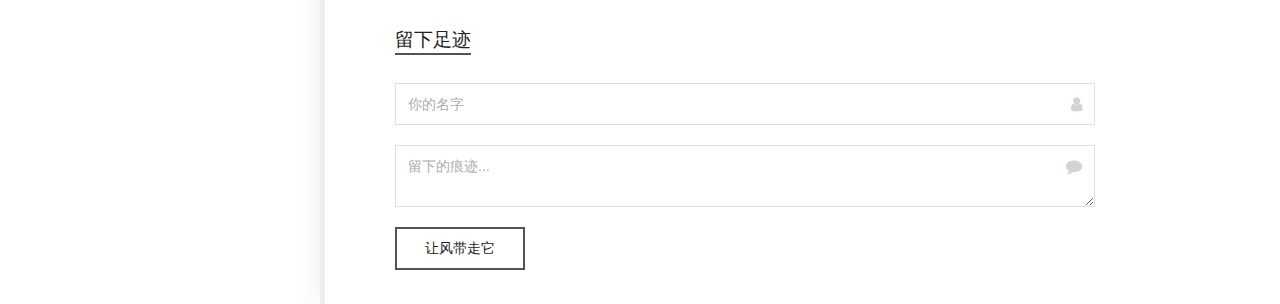
<file: blog-post-2.html>
<!DOCTYPE html>
<html lang="cn-zh">
	<head>
		<meta charset="UTF-8" />
		<meta http-equiv="X-UA-Compatible" content="IE=edge">
		<title>听海风的声音</title>
		<meta name="viewport" content="width=device-width, initial-scale=1, maximum-scale=1" />
		<meta name="description" content="Sunshine - Responsive vCard Template" />
		<meta name="keywords"
			content="vcard, resposnive, retina, resume, jquery, css3, bootstrap, Sunshine, portfolio" />
		<meta name="author" content="lmtheme" />
		<link rel="shortcut icon" href="images/favicon.ico">
		<link rel="stylesheet" href="css/bootstrap.css">
		<link rel="stylesheet" href="css/normalize.css">
		<link rel="stylesheet" href="css/transition-animations.css">
		<link rel="stylesheet" href="css/owl.carousel.css">
		<link rel="stylesheet" href="css/magnific-popup.css">
		<link rel="stylesheet" href="css/animate.css">
		<link rel="stylesheet" href="css/main.css" type="text/css">
		<link rel="stylesheet" type="text/css" href="css/mycustom.css"/>
		<script src="js/jquery-2.1.3.min.js"></script>
		<script src="js/modernizr.custom.js"></script>
		<style type="text/css">
			:root{
				--theme: #535353;
				--scrollbar: #434343;
				--b2: #828282;
			}
		</style>
	</head>
	<body>
		<!-- 加载动画 -->
		<div class="preloader">
			<div class="preloader-animation">
				<div class="dot1"></div>
				<div class="dot2"></div>
			</div>
		</div>
		<!-- 日志主体 -->
		<div id="page" class="page blog-post-page">
			<!-- 照片墙 -->
			<header id="site_header" class="header">
				<div class="my-photo"><img src="images/testimonials/3.jpg" alt="image">
					<div class="mask"></div>
				</div>
				<div class="site-title-block">
					<h1 class="site-title">路行未远</h1>
					<p class="site-description">Zhu Junbo</p>
					<!-- <p class="site-description">2021.11.24</p> -->
				</div>
			</header>
			<!-- 日志内容 -->
			<div id="main" class="site-main">
				<div class="page-wrapper"><a class="blog-back-button" href="index.html#blog"><i
							class="fa fa-angle-left"></i></a>
					<div class="blog-post-main-image"><img class="post-image img-responsive"
							src="images/6.jpg" alt="blog-post-1" /></div>
					<div class="blog-post-content lingshi">
						<h1>相思可医否？</h1>
						<ul class="tags">
							<li><a>徐长卿</a></li>
							<li><a>重楼</a></li>
							<li><a>紫萱</a></li>
							<li><a>相思</a></li>
							<li><a>2021.11.25</a></li>
						</ul>
						<p class="lead">人有生老三千疾，唯有相思不可医！
						</p>
						<p>晚秋的层云，还粘着些丝丝摇曳的霜花，仿佛不忍化成雨水滴落似的，在天边凝结成烂漫的幻景，
						   如同编织了一张纯白的幕帷。到了冬天，它终于无法抱紧那所有的雨滴，变作无边的寒意，随落雪翩连地降落下来了。
						   例如：山上结满了冰棱的枝桠，桥头结了冰的水晶般的流水，大路上那厚厚的积雪以及房檐下湿漉的水滴。</p>
						<p>朔北的寒酷而冷峻，仿佛一个威严十足的帝王，不同于南国的寒冷。它淡漠到了极致，顽固而显得迂腐。
						   一场大雪携带来了彻夜的寒，如同一个冰冷的美人，让人有想要遇见却又忧伤的意味。透过模糊的帘子你看那漫天飞舞的寒意，
						   犹如不尽的太息，可等到天晴，想要触碰那美丽的寒时，也需怕那刺骨的冷冰了。</p>
						<blockquote class="red-boder text-pink">
							<p>红豆生南国，春来发几枝<br>
												 愿君多采撷，此物最相思
							</p>
							<footer>《红豆》 <cite title="Source Title">王维</cite></footer>
						</blockquote>
						<p>然而北国的寒意并非全部如此，当你领略了没有飞雪的冬日，体会过那异乡的略带温驯的寒气，
						   终于也要思念这无边的岑寂了。北方的寒来时不动声色，仿佛一次稀疏的短暂的落雪，落在青青麦苗上安静地睡眠，
						   落在高大的树上仿佛盛开的花，落在整齐的屋顶妆缀世界的颜色，落在马路上印了情侣的脚印。只要风不过分猖狂，
						   寒意便有它独特的可爱。</p>
						<!-- 发布日期 -->
						<div class="post-info">
							<span class="autor"><i class="fa fa-fw fa-user"></i>朱同学</span>
							<span class="divider">|</span>
							<span class="date"><i class="fa fa-fw fa-clock-o"></i>2021/11/25</span>
							<!-- 分享按钮 -->
							<div class="btn-group share-buttons pull-right hidden-xs">
								<a href="#" target="_blank" class="btn"><i class="fa fa-facebook"></i></a>
								<a href="#" target="_blank" class="btn"><i class="fa fa-twitter"></i></a>
								<a href="#" target="_blank" class="btn"><i class="fa fa-dribbble"></i></a>
							</div>
						</div>
						<!-- 留言展示区 -->
						<div class="post-comments">
							<div class="block-title">
								<h3>远方的信(3)</h3>
							</div>
							<div class="media">
								<a class="pull-left" href="#">
									<img class="media-object" src="images/apollo/24.jpg" alt="">
								</a>
								<div class="media-body">
									<div class="media-heading">
										<a href="#">朱同学</a>
										<span class="divider">|</span><span class="light-gray">1 hour ago</span>
									</div>
									<p>医书有言：九叶重楼二两，冬至蝉蛹一钱，煎入隔年雪，可医世人相思疾苦，
									   可重楼七叶一枝花，冬至何来蝉蛹，雪又怎能隔年，原是相思无解</p>
									<div class="media-footer">
										<a href="#"><i class="fa fa-reply"></i> 回复</a>
										<span class="divider"></span><i class="fa fa-thumbs-up"></i><span> 0</span>
										<i class="fa fa-thumbs-down"></i>
										</div>
									<div class="media">
										<a class="pull-left" href="#">
											<img class="media-object" src="images/apollo/12.jpg" alt="">
										</a>
										<div class="media-body">
											<div class="media-heading">
												<a href="#">卢小滨</a>
												<span class="divider">|</span><span class="light-gray">5 hours ago</span>
											</div>
											<p>殊不知，夏枯即为九重楼，掘地三尺寒蝉现，除夕子时雪，落地已隔年，相思亦可解</p>
											<div class="media-footer">
												<a href="#"><i class="fa fa-reply"></i>回复</a>
												<span class="divider"></span><i class="fa fa-thumbs-up"></i><span>0</span>
												<i class="fa fa-thumbs-down"></i>
											</div>
										</div>
									</div>
									<div class="media">
										<a class="pull-left" href="#">
											<img class="media-object" src="images/apollo/24.jpg" alt="">
										</a>
										<div class="media-body">
											<div class="media-heading">
												<a href="#">朱同学</a>
												<span class="divider">|</span><span class="light-gray">12 hours ago</span>
											</div>
											<!-- <p>Nulla tincidunt augue lacinia purus scelerisque fringilla. Donec
												venenatis volutpat lacus,ac efficitur ligula imperdiet id. Nunc gravida
												ullamcorper metus,ut gravida velit condimentum vel.</p> -->
											<div class="media-footer">
												<a href="#"><i class="fa fa-reply"></i>回复</a>
												<span class="divider"></span><i class="fa fa-thumbs-up"></i><span>0</span>
												<i class="fa fa-thumbs-down"></i></div>
										</div>
									</div>
								</div>
								<div class="media">
									<a class="pull-left" href="#">
										<img class="media-object" src="images/apollo/26.jpg" alt="">
									</a>
									<div class="media-body">
										<div class="media-heading">
											<a href="#">建军同志</a>
											<span class="divider">|</span><span class="light-gray">12 hours ago</span>
										</div>
										<!-- <p>Nulla tincidunt augue lacinia purus scelerisque fringilla. Donec
											venenatis volutpat lacus,ac efficitur ligula imperdiet id. Nunc gravida
											ullamcorper metus,ut gravida velit condimentum vel.</p> -->
										<div class="media-footer">
											<a href="#"><i class="fa fa-reply"></i>回复</a>
											<span class="divider"></span><i class="fa fa-thumbs-up"></i><span>0</span>
											<i class="fa fa-thumbs-down"></i></div>
									</div>
								</div>
							</div>
						</div>
						<!-- 留言区 -->
						<div class="post-comment-add">
							<div class="block-title">
								<h3>留下足迹</h3>
							</div>
							<form class="form-add-comment">
								<div class="form-group"><input class="form-control" placeholder="你的名字" name="name">
									<div class="form-control-border"></div><i class="form-control-icon fa fa-user"></i>
								</div>
								<div class="form-group"><textarea class="form-control" placeholder="留下的痕迹..."
										name="message"></textarea>
									<div class="form-control-border"></div><i
										class="form-control-icon fa fa-comment"></i>
								</div><button class="button" type="submit">让风带走它</button>
							</form>
						</div>
					</div>
				</div>
			</div>
		</div>
		<!-- /日志结束 -->
		<script src="js/bootstrap.min.js"></script>
		<script src="js/page-transition.js"></script>
		<script src="js/imagesloaded.pkgd.min.js"></script>
		<script src="js/validator.js"></script>
		<script src="js/jquery.shuffle.min.js"></script>
		<script src="js/masonry.pkgd.min.js"></script>
		<script src="js/owl.carousel.min.js"></script>
		<script src="js/jquery.magnific-popup.min.js"></script>
		<script src="js/jquery.hoverdir.js"></script>
		<script src="js/main.js"></script>
	</body>
</html>
</file>
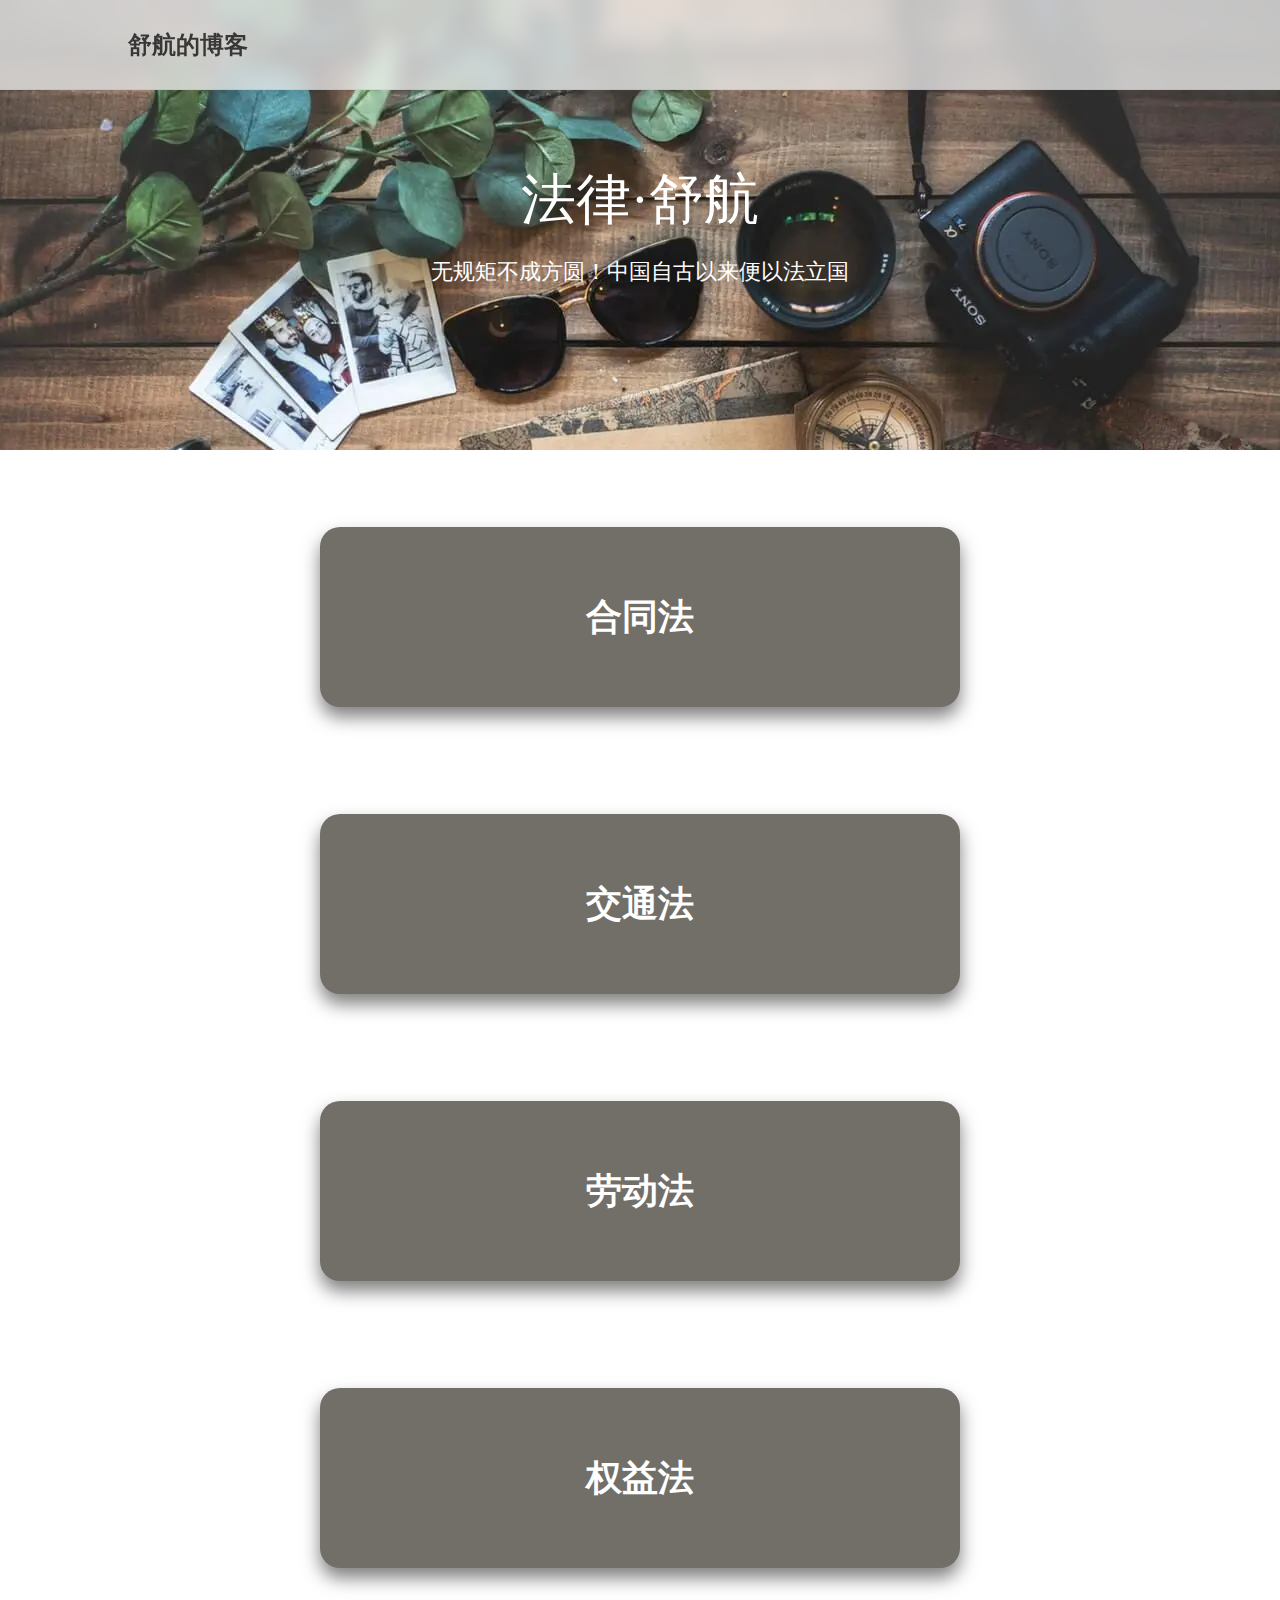
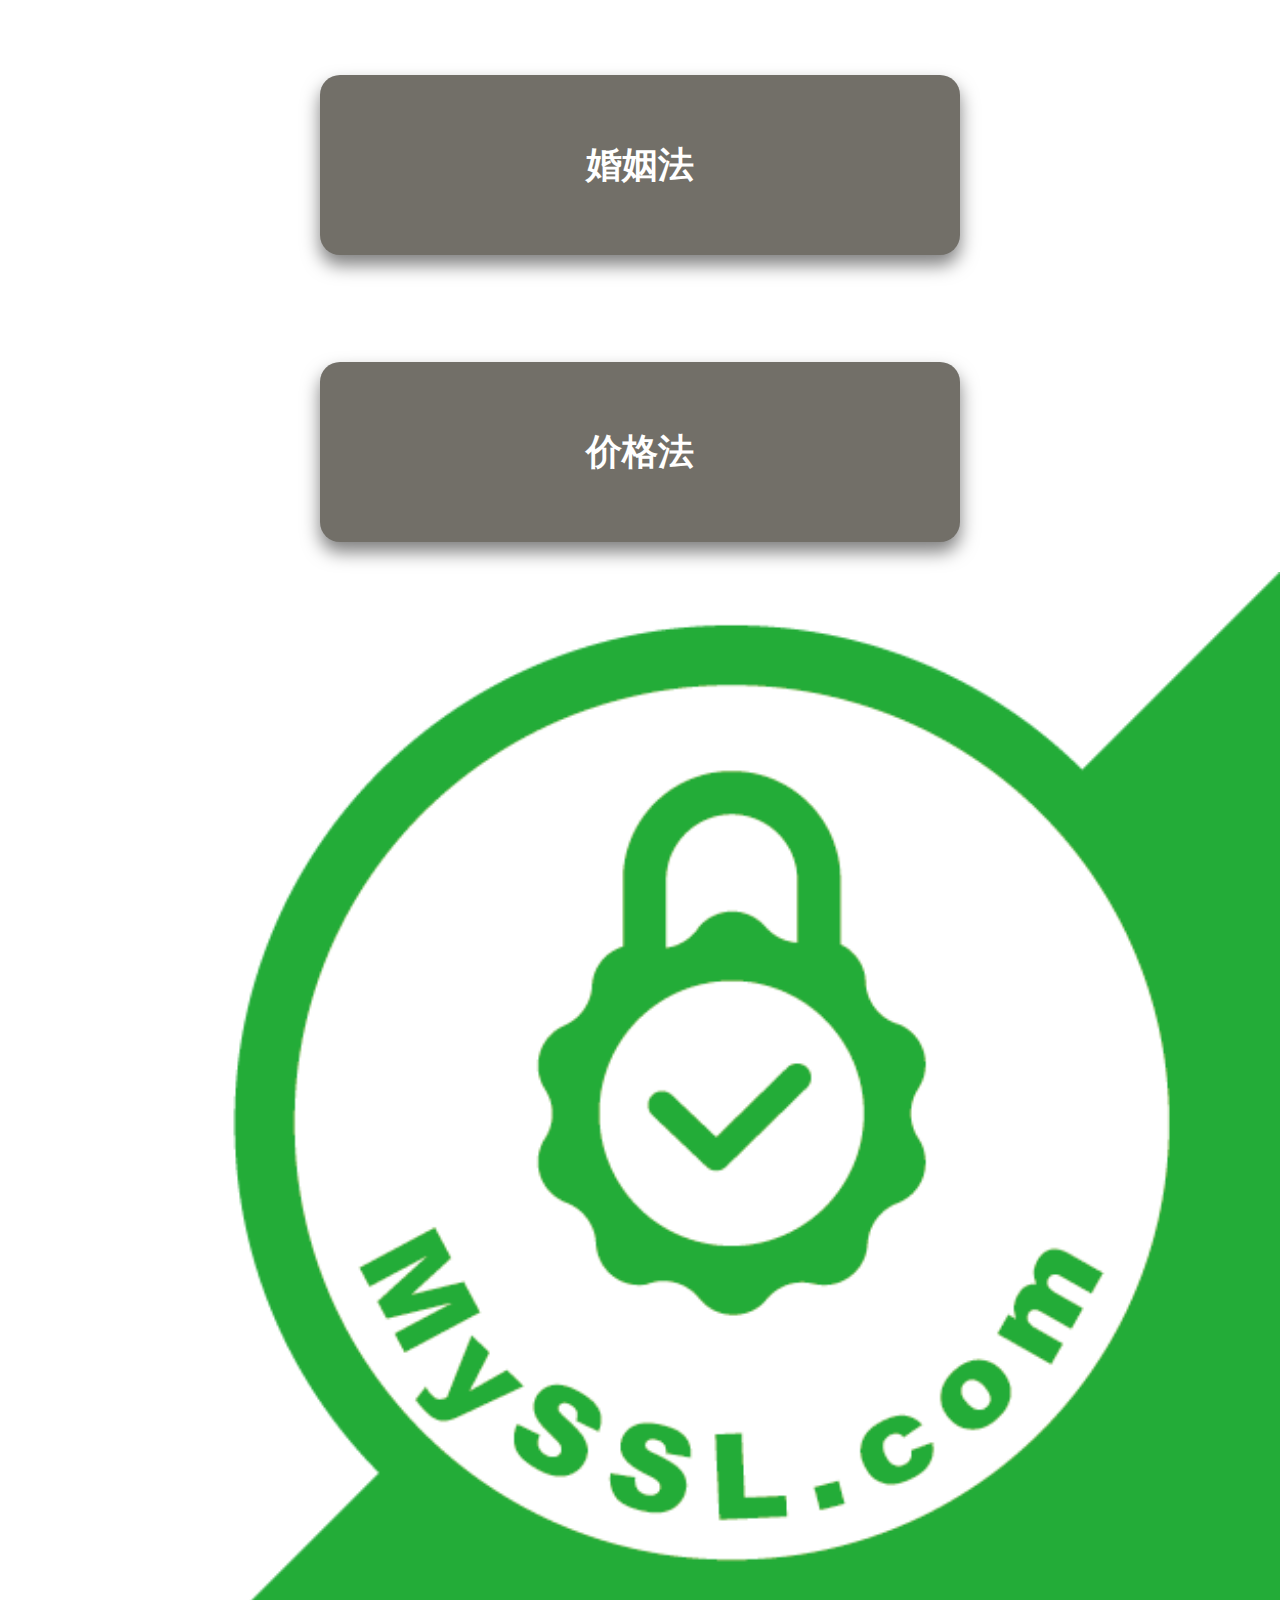
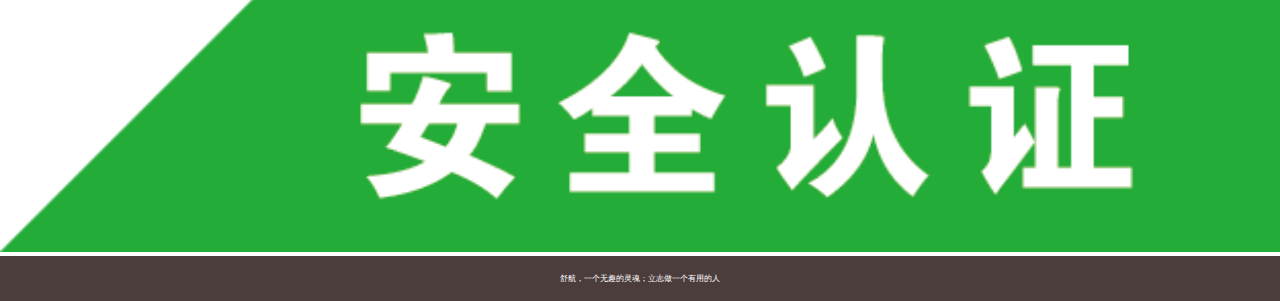
<file: blog.html>
<!DOCTYPE html>
<html>
	<head>
		<meta charset="utf-8">
		<meta name="author" content="zhujunbo">
		<link rel="icon" type="image/gif" href="ghs.png"/>
		<meta name="viewport" content="width=device-width, initial-scale=1.0">
		<title>法律·舒航</title>
		<link rel="stylesheet" type="text/css" href="blog.css"/>
	</head>
	<body>
		<header>
			<a href="#">舒航的博客</a>
		</header>
		<main>
			<div class="head">
				<span>法律·舒航</span>
				<h6>无规矩不成方圆！中国自古以来便以法立国</h6>
			</div>
			<article><a href="contract.html"><div class="card">合同法</div></a></article>
			<article><a href=""><div class="card">交通法</div></a></article>
			<article><a href="labor.html"><div class="card">劳动法</div></a></article>
			<article><a href=""><div class="card">权益法</div></a></article>
			<article><a href=""><div class="card">婚姻法</div></a></article>
			<article><a href=""><div class="card">价格法</div></a></article>
		</main>
		<img src="anq.png" class="ftimg">
		<footer>舒航，一个无趣的灵魂；立志做一个有用的人</footer>
	</body>
</html>
</file>
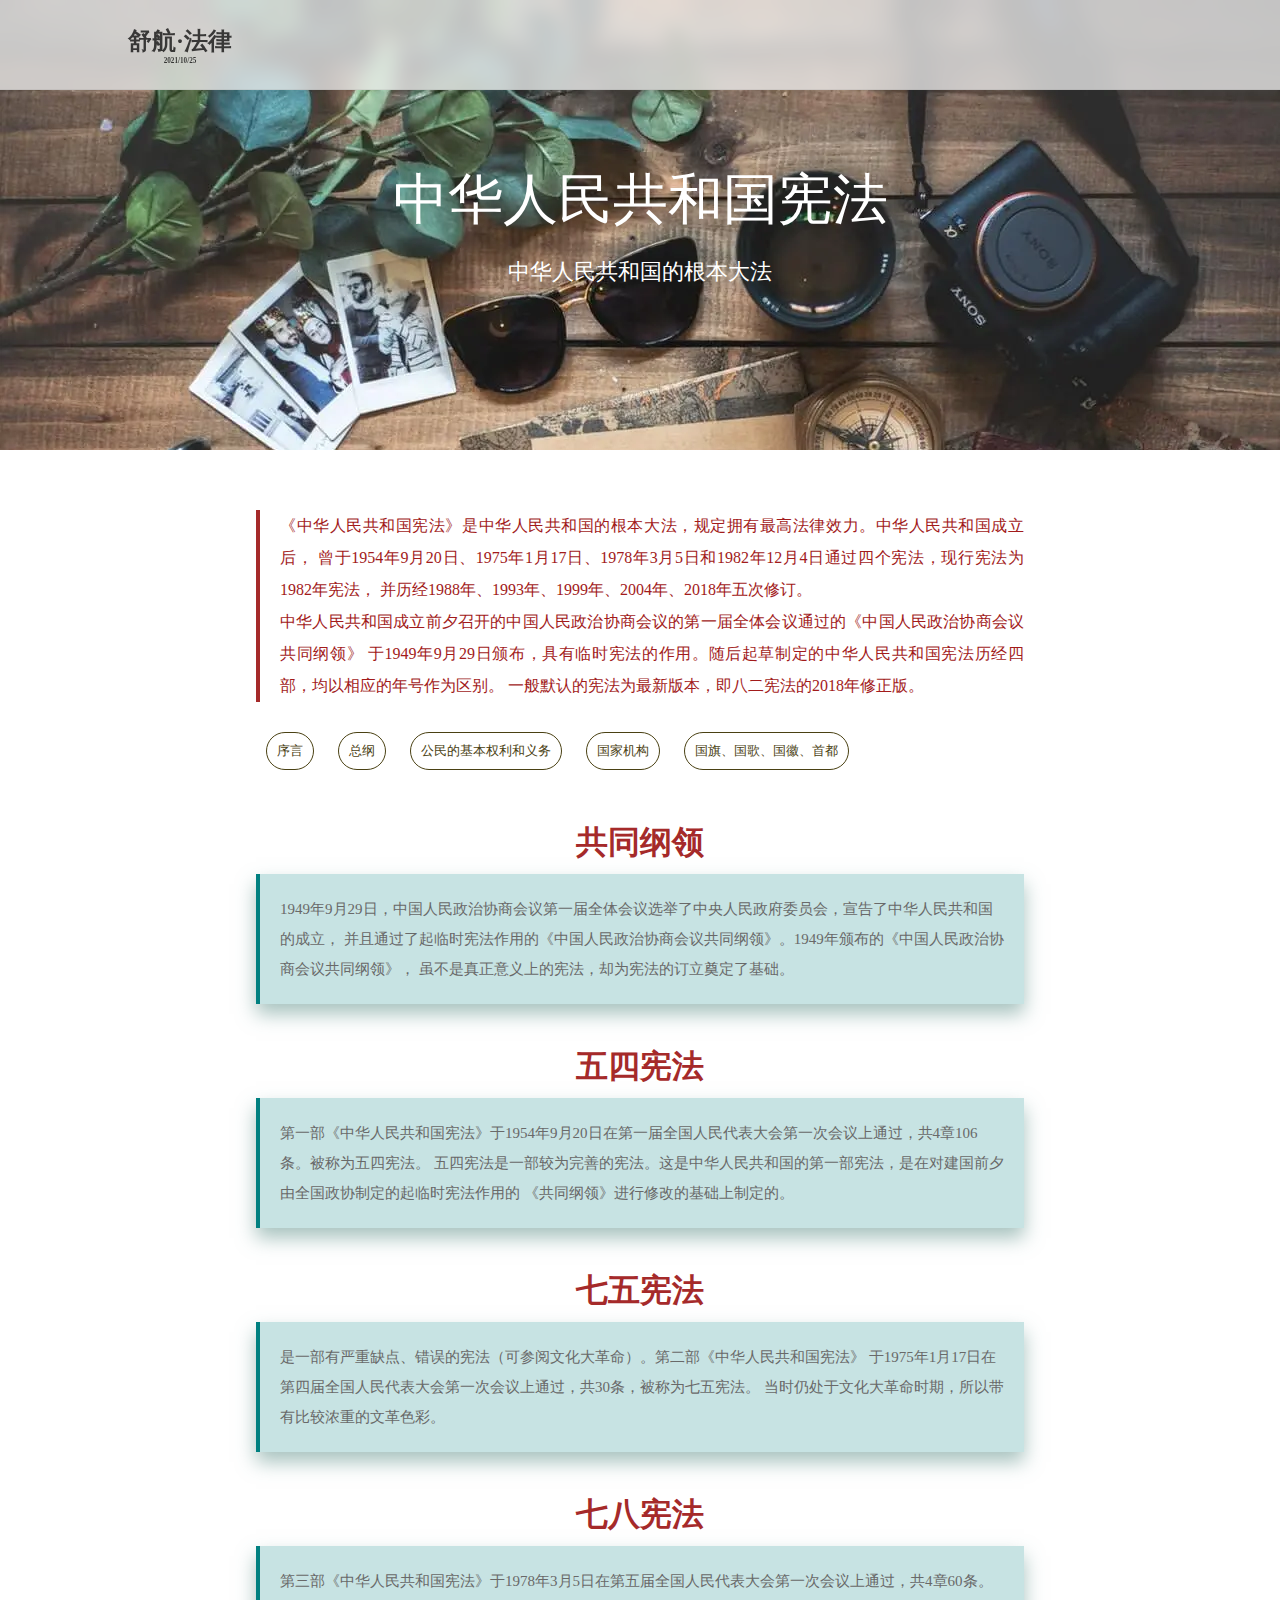
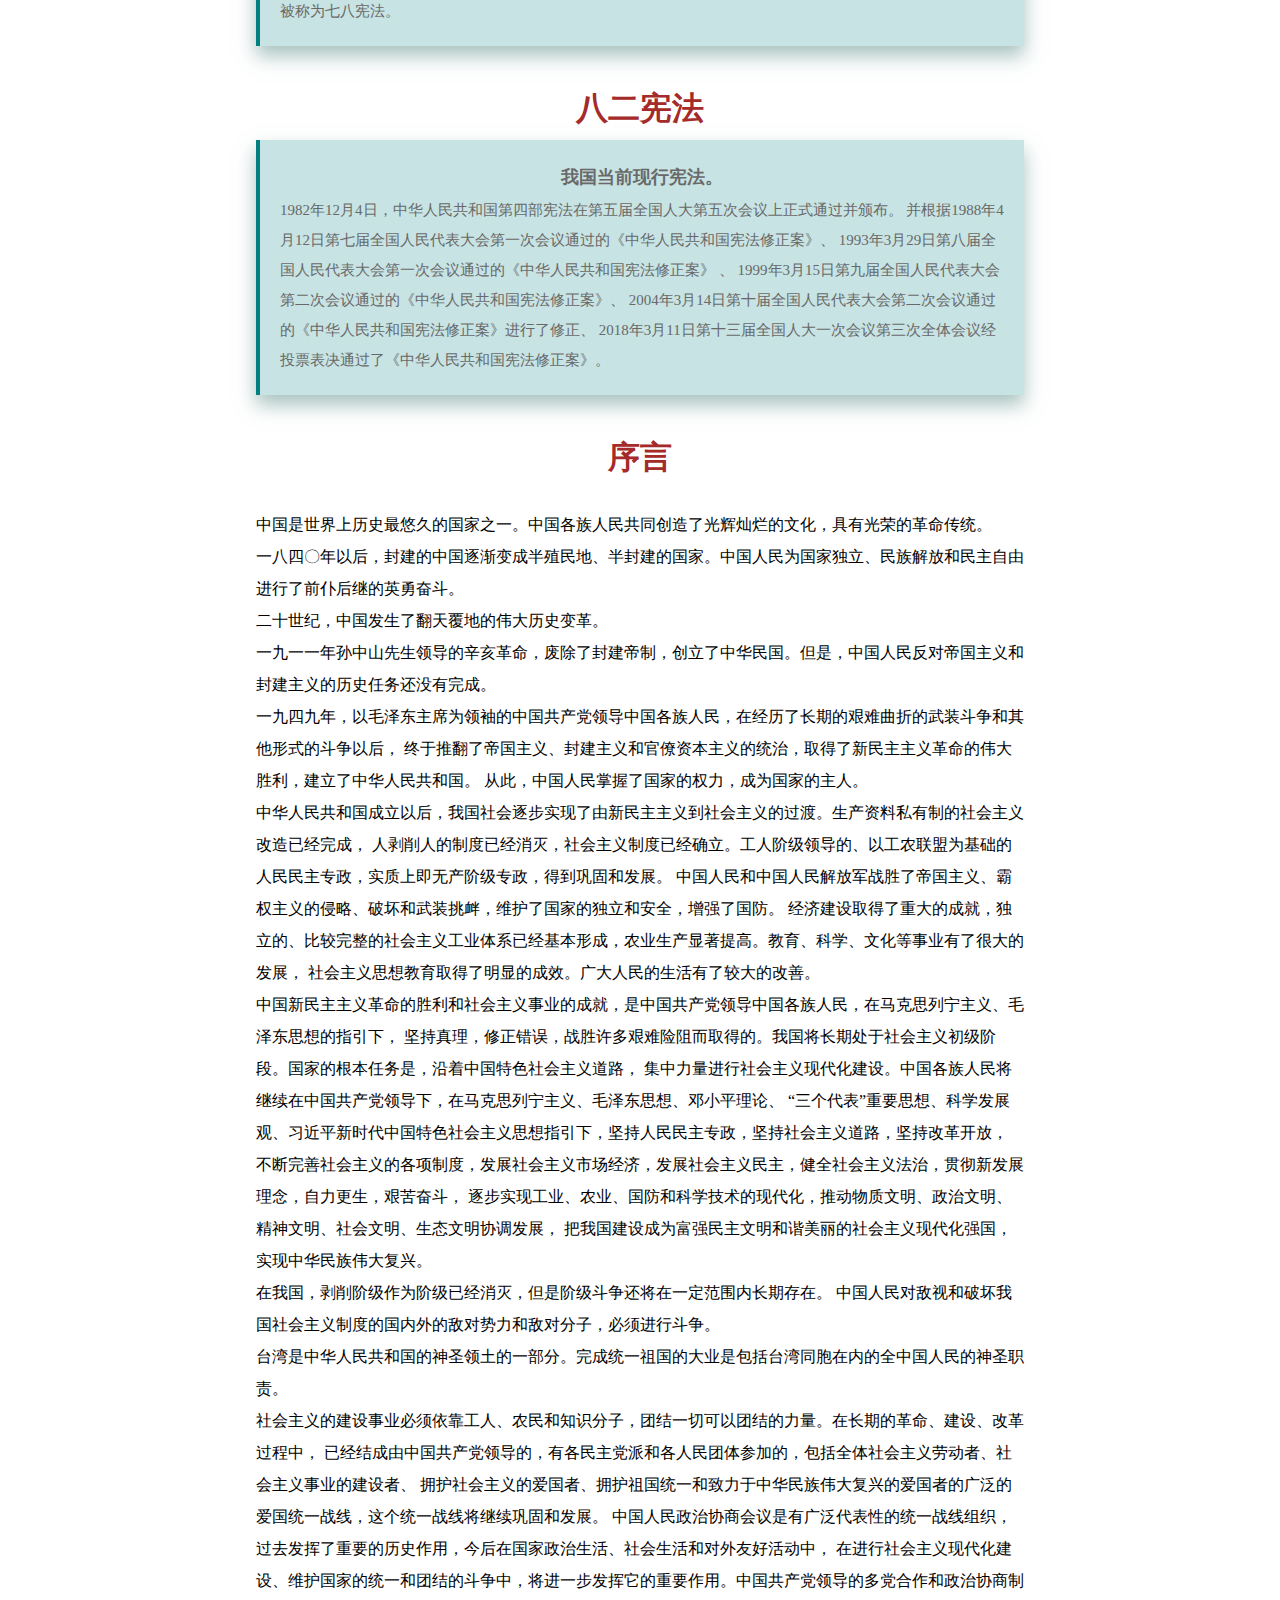
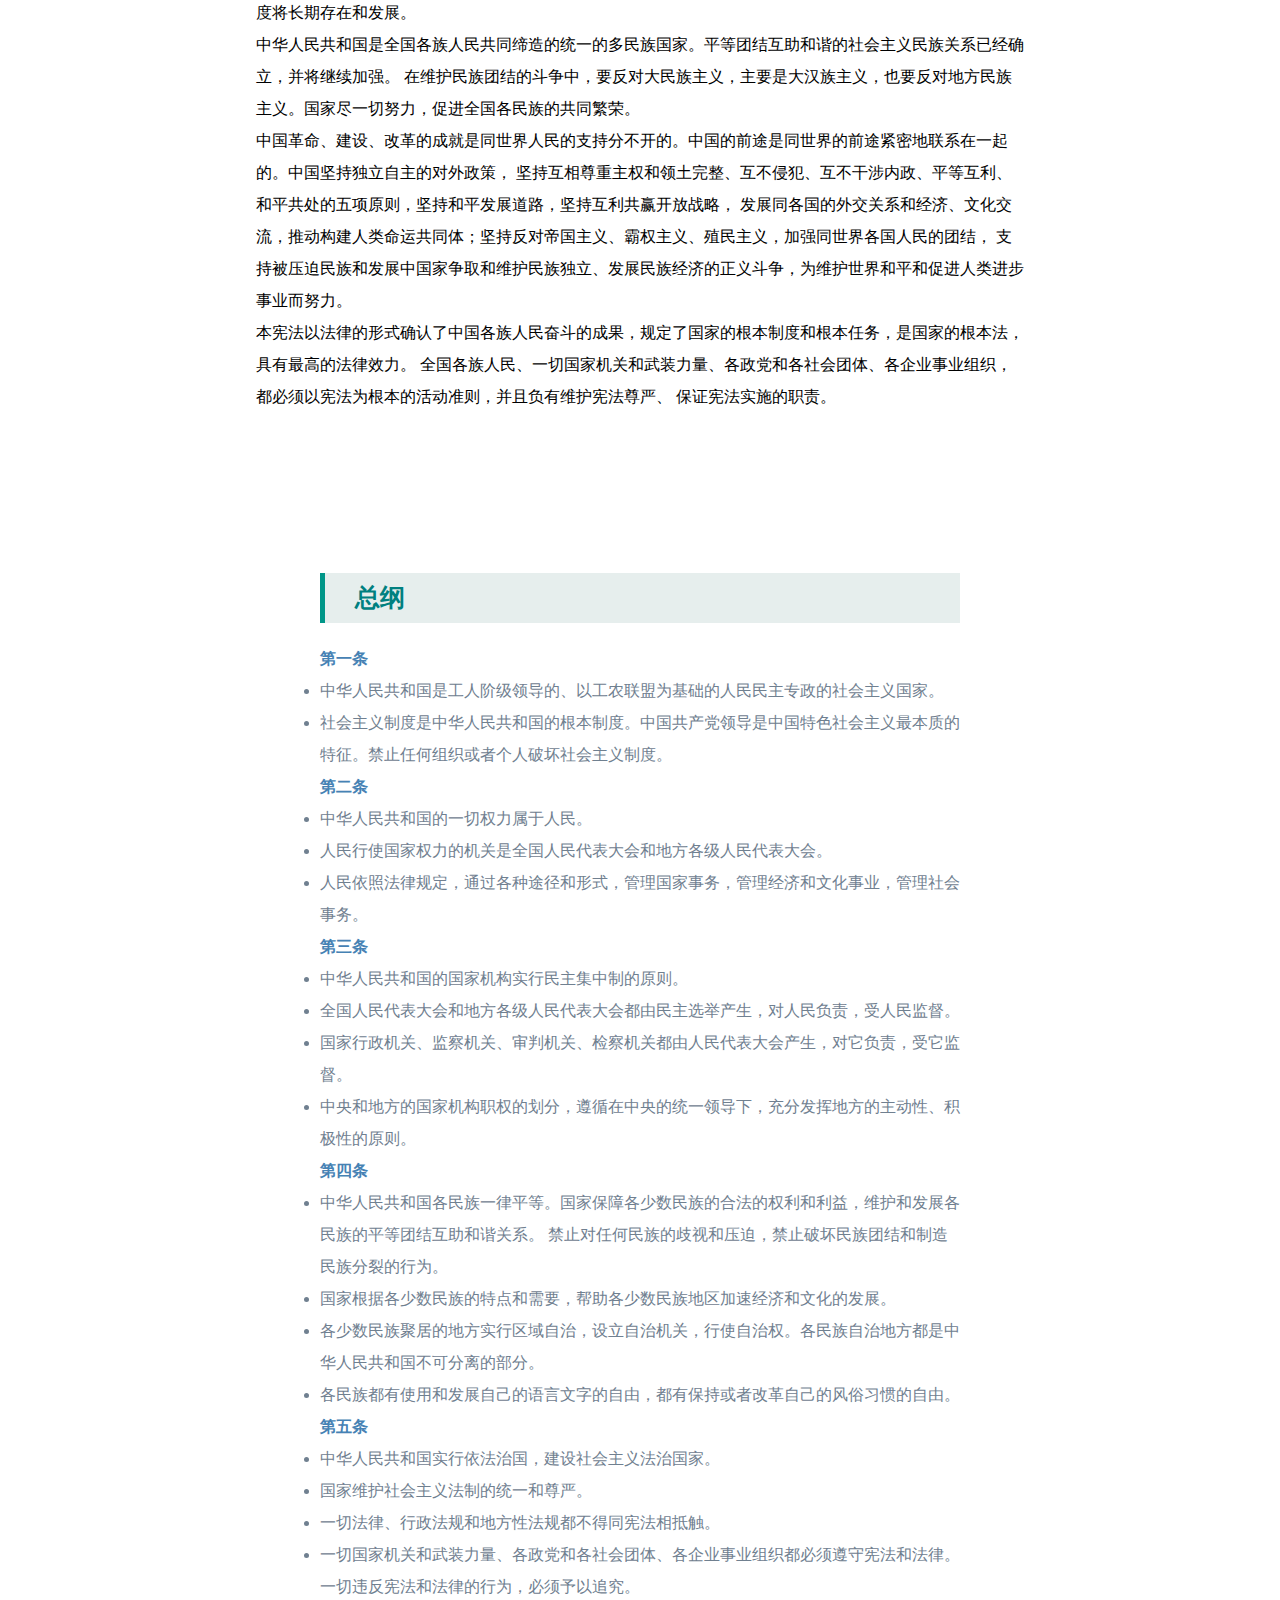
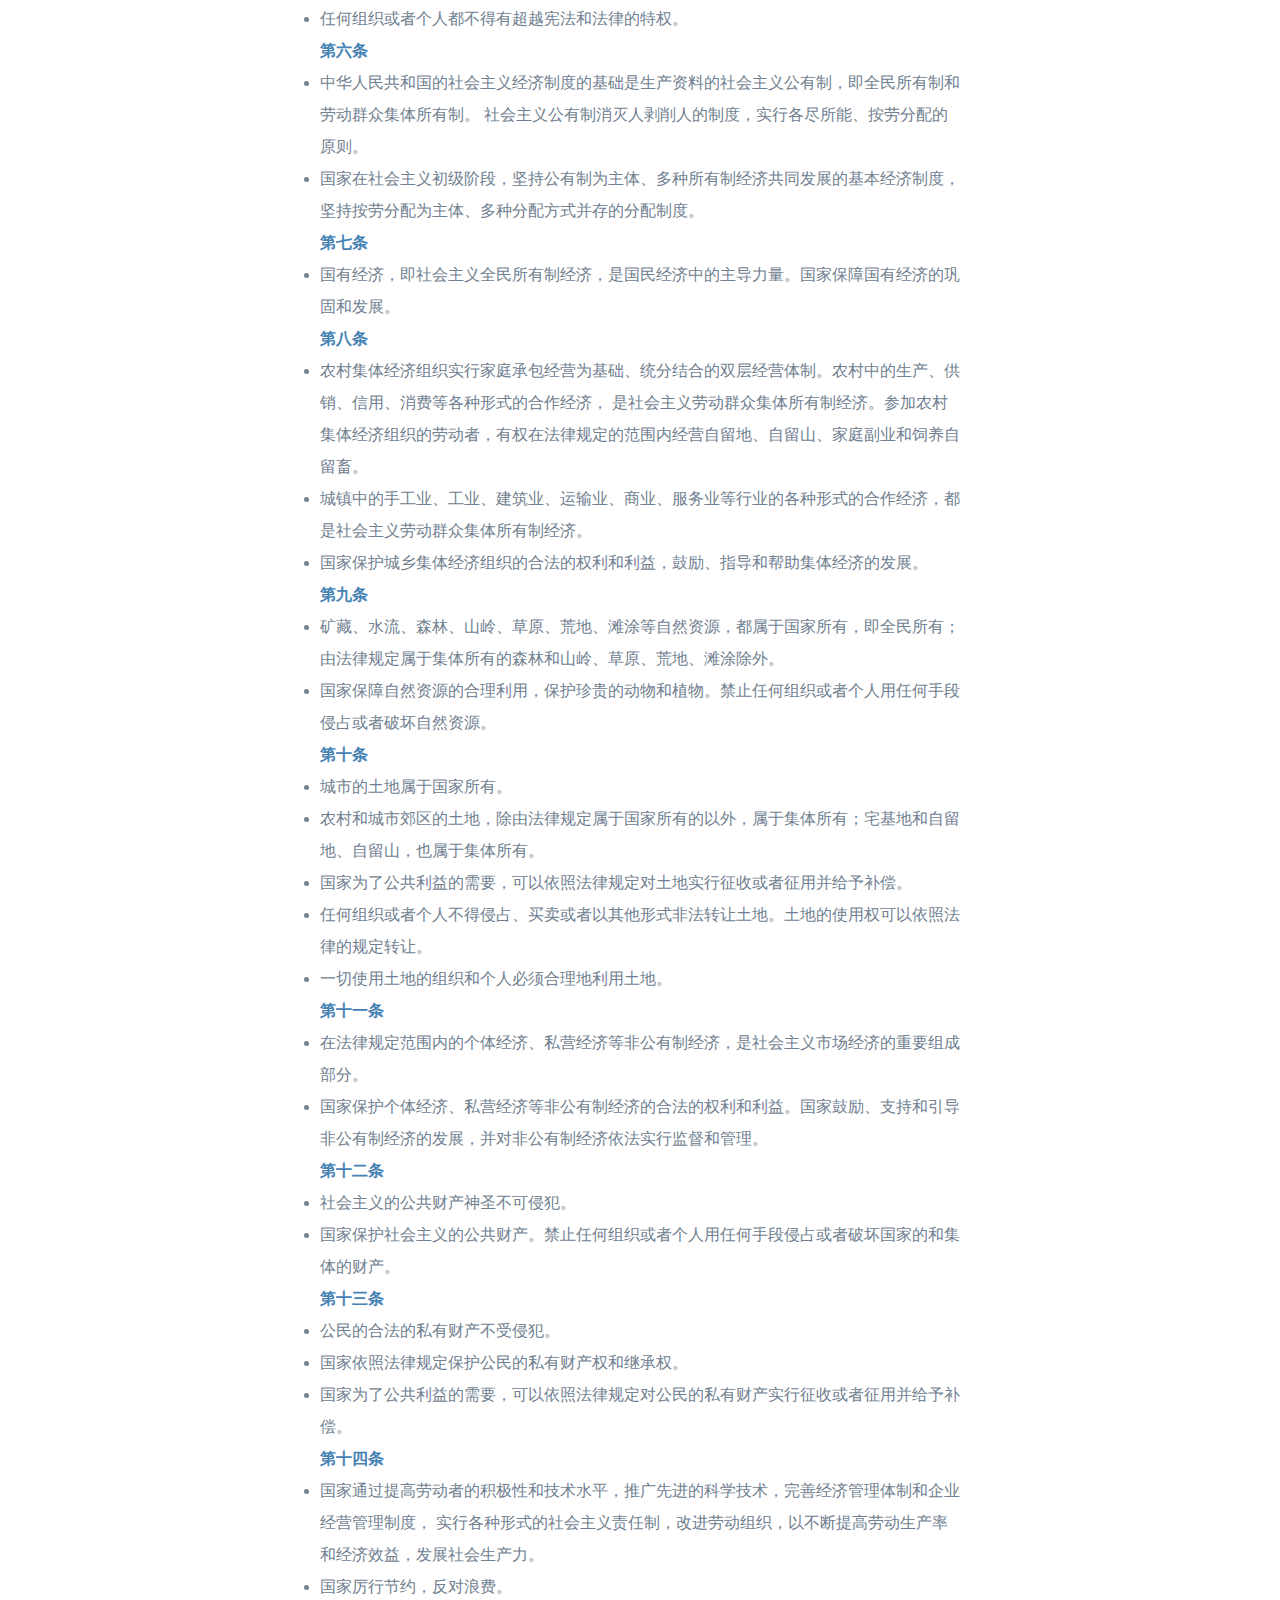
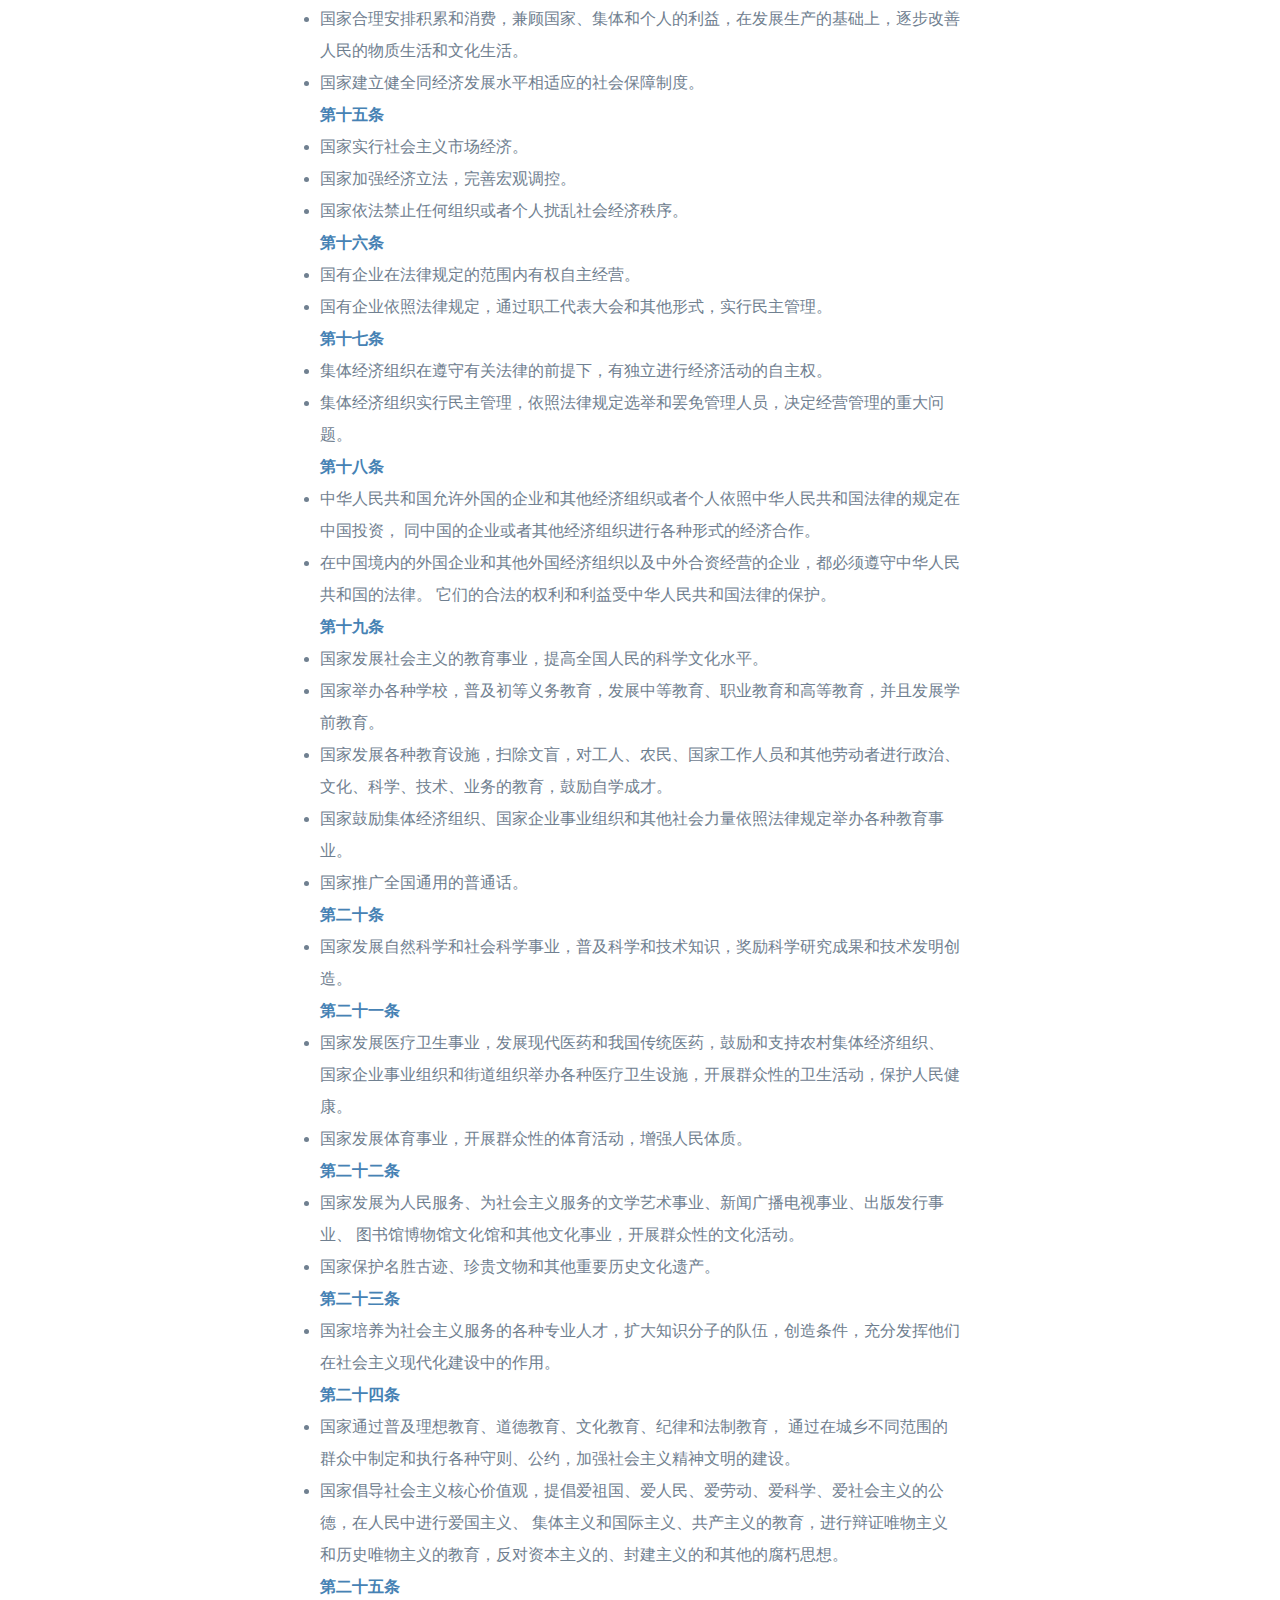
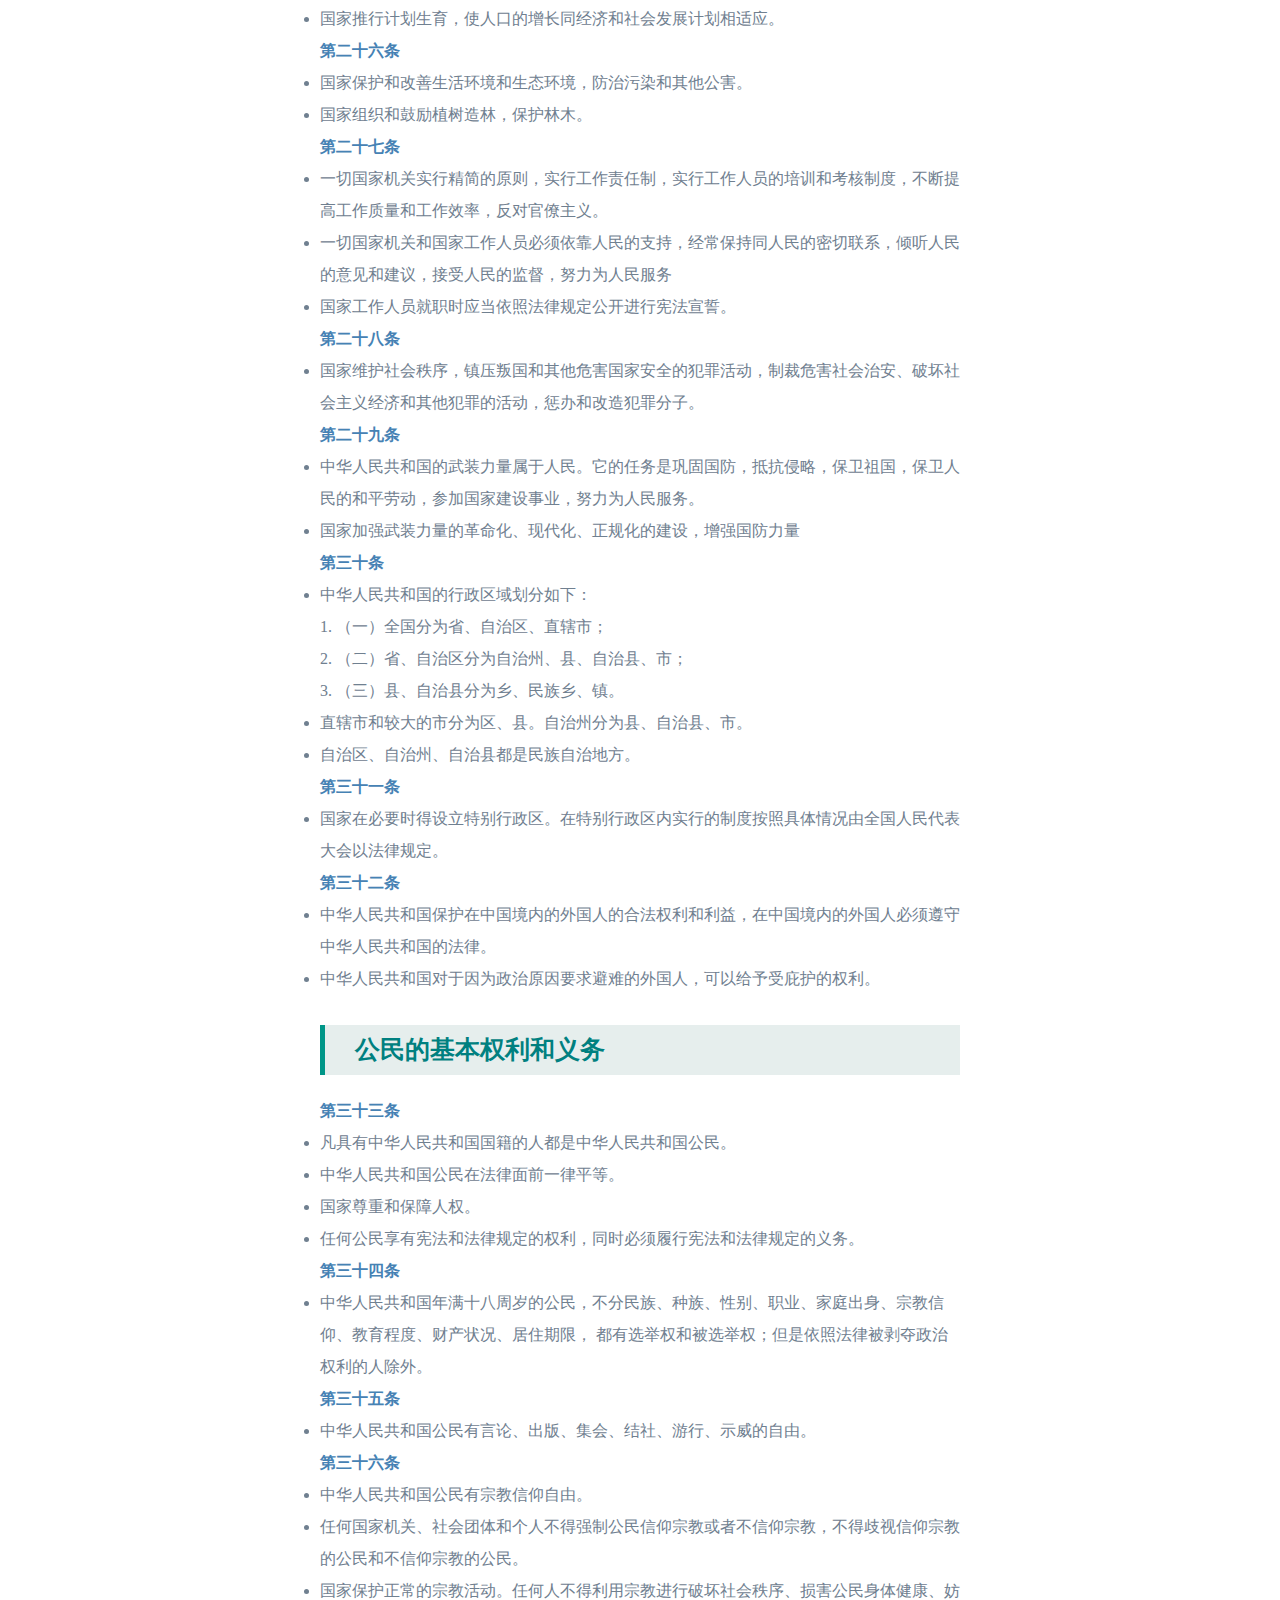
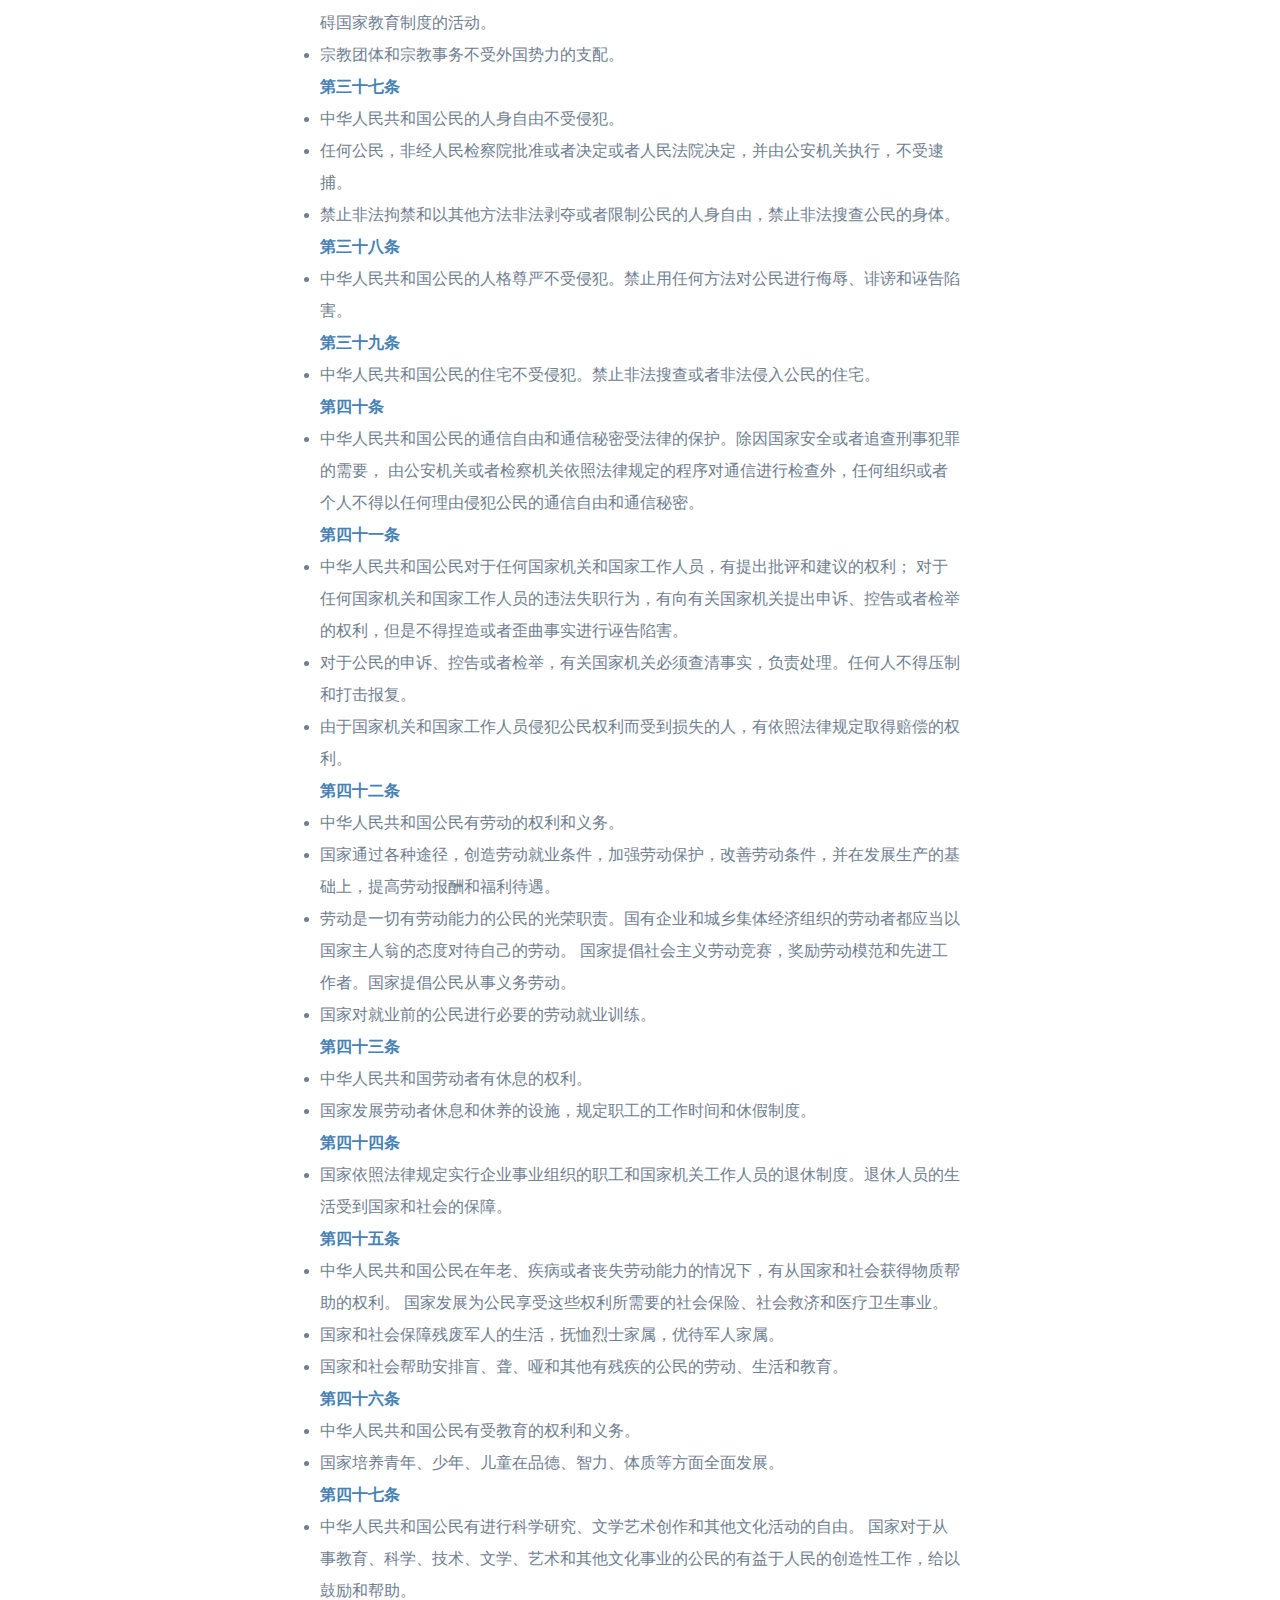
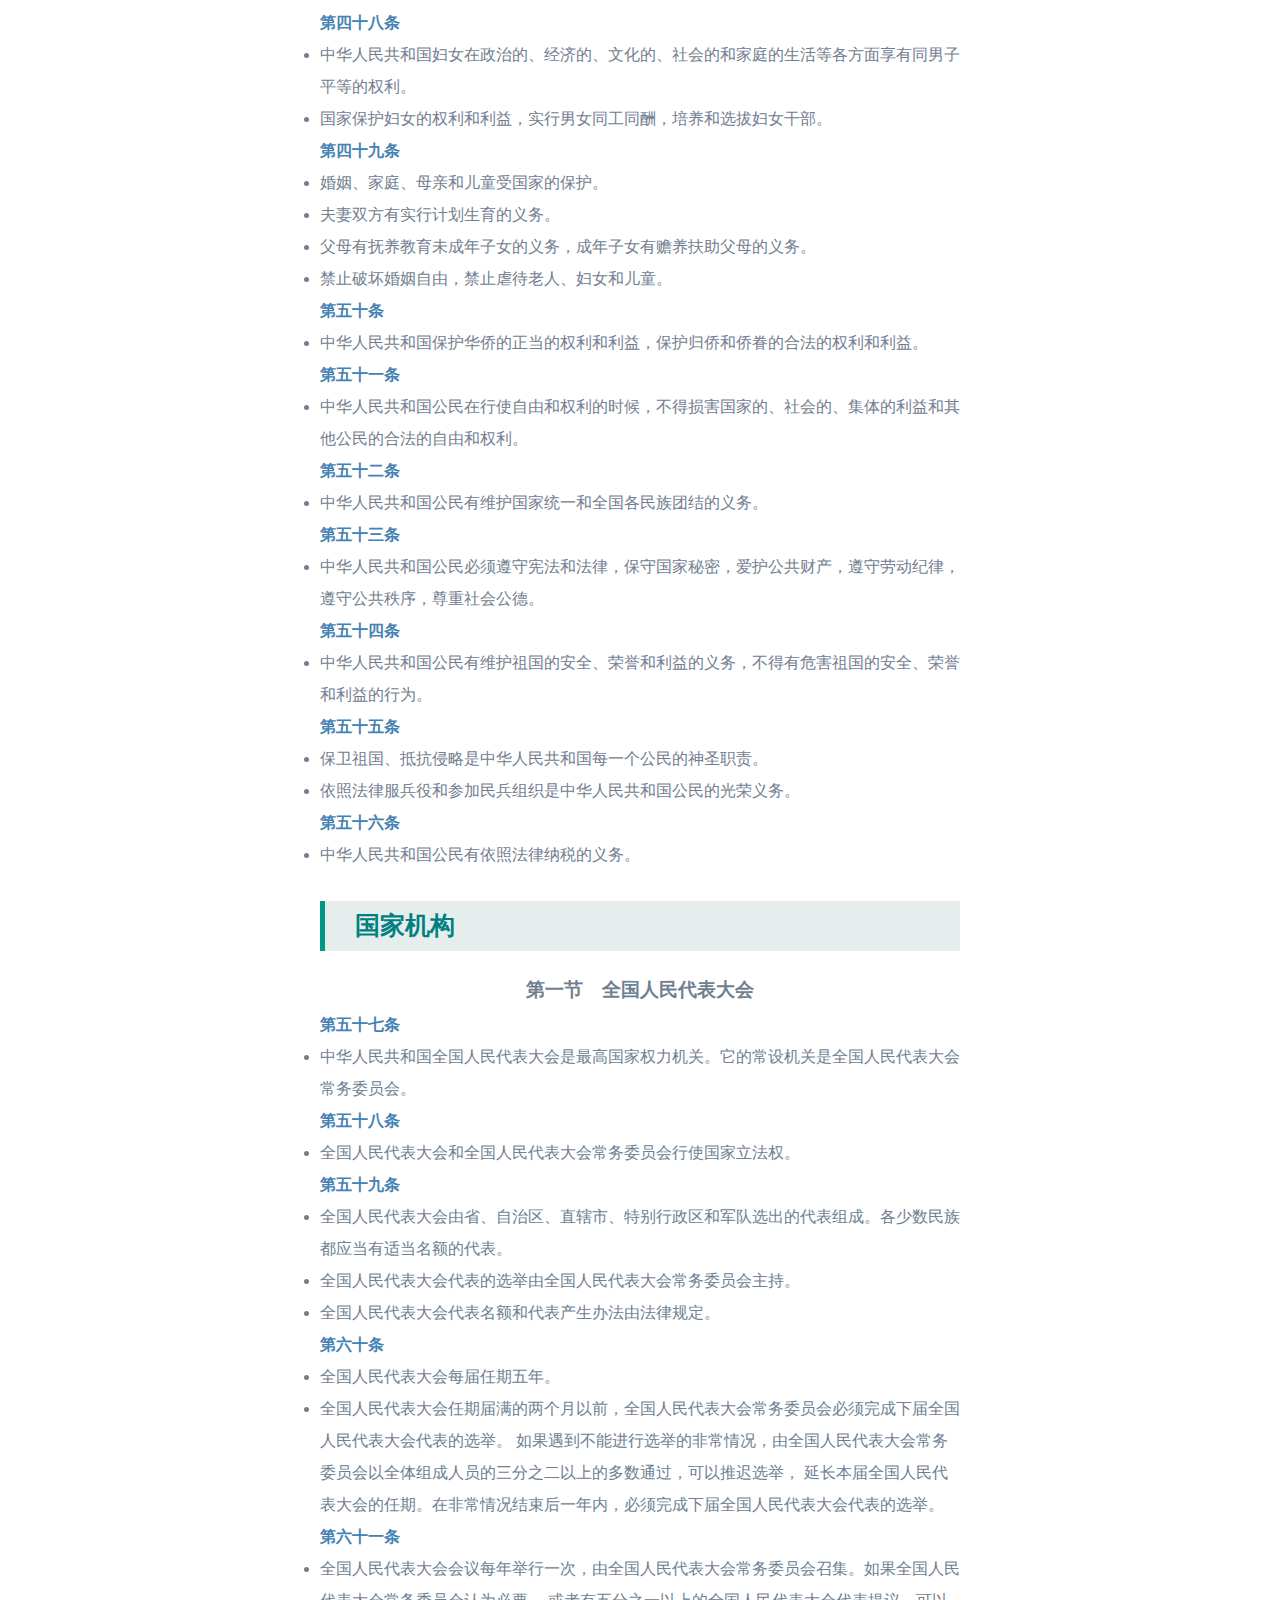
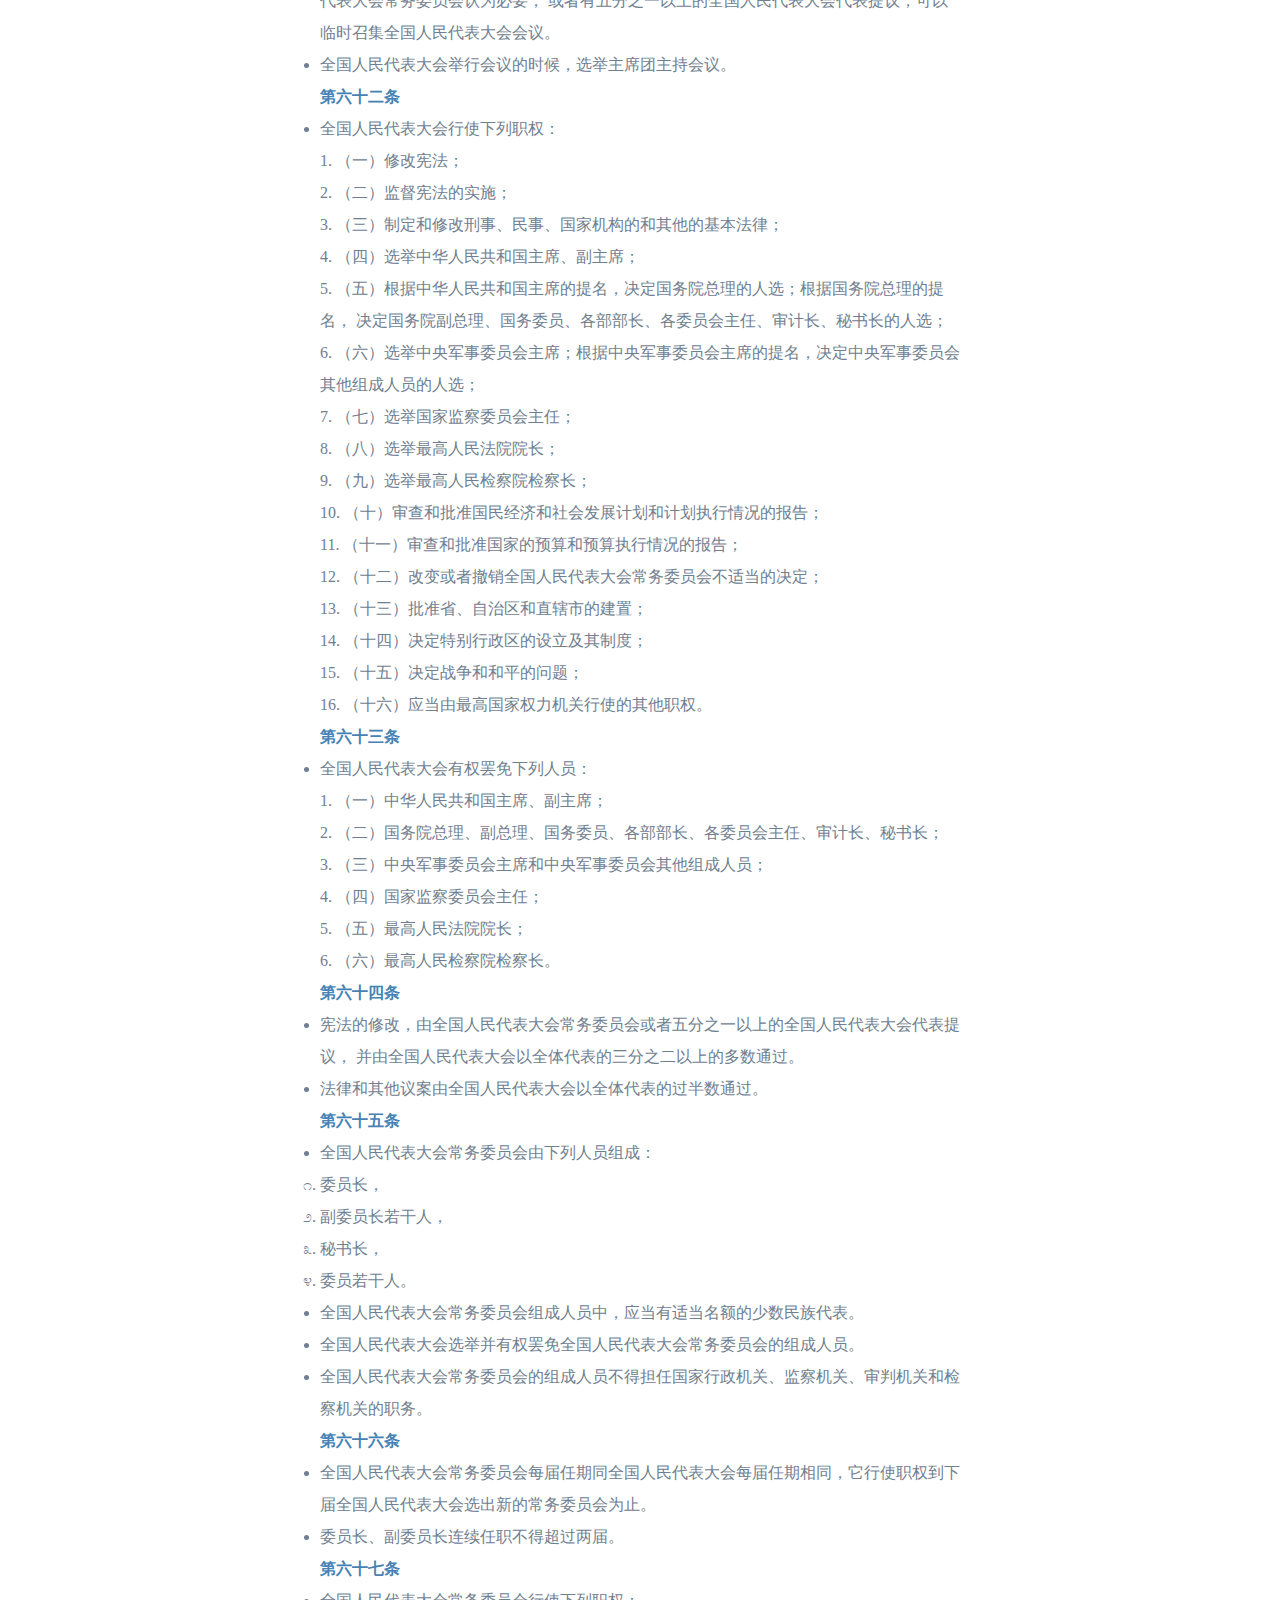
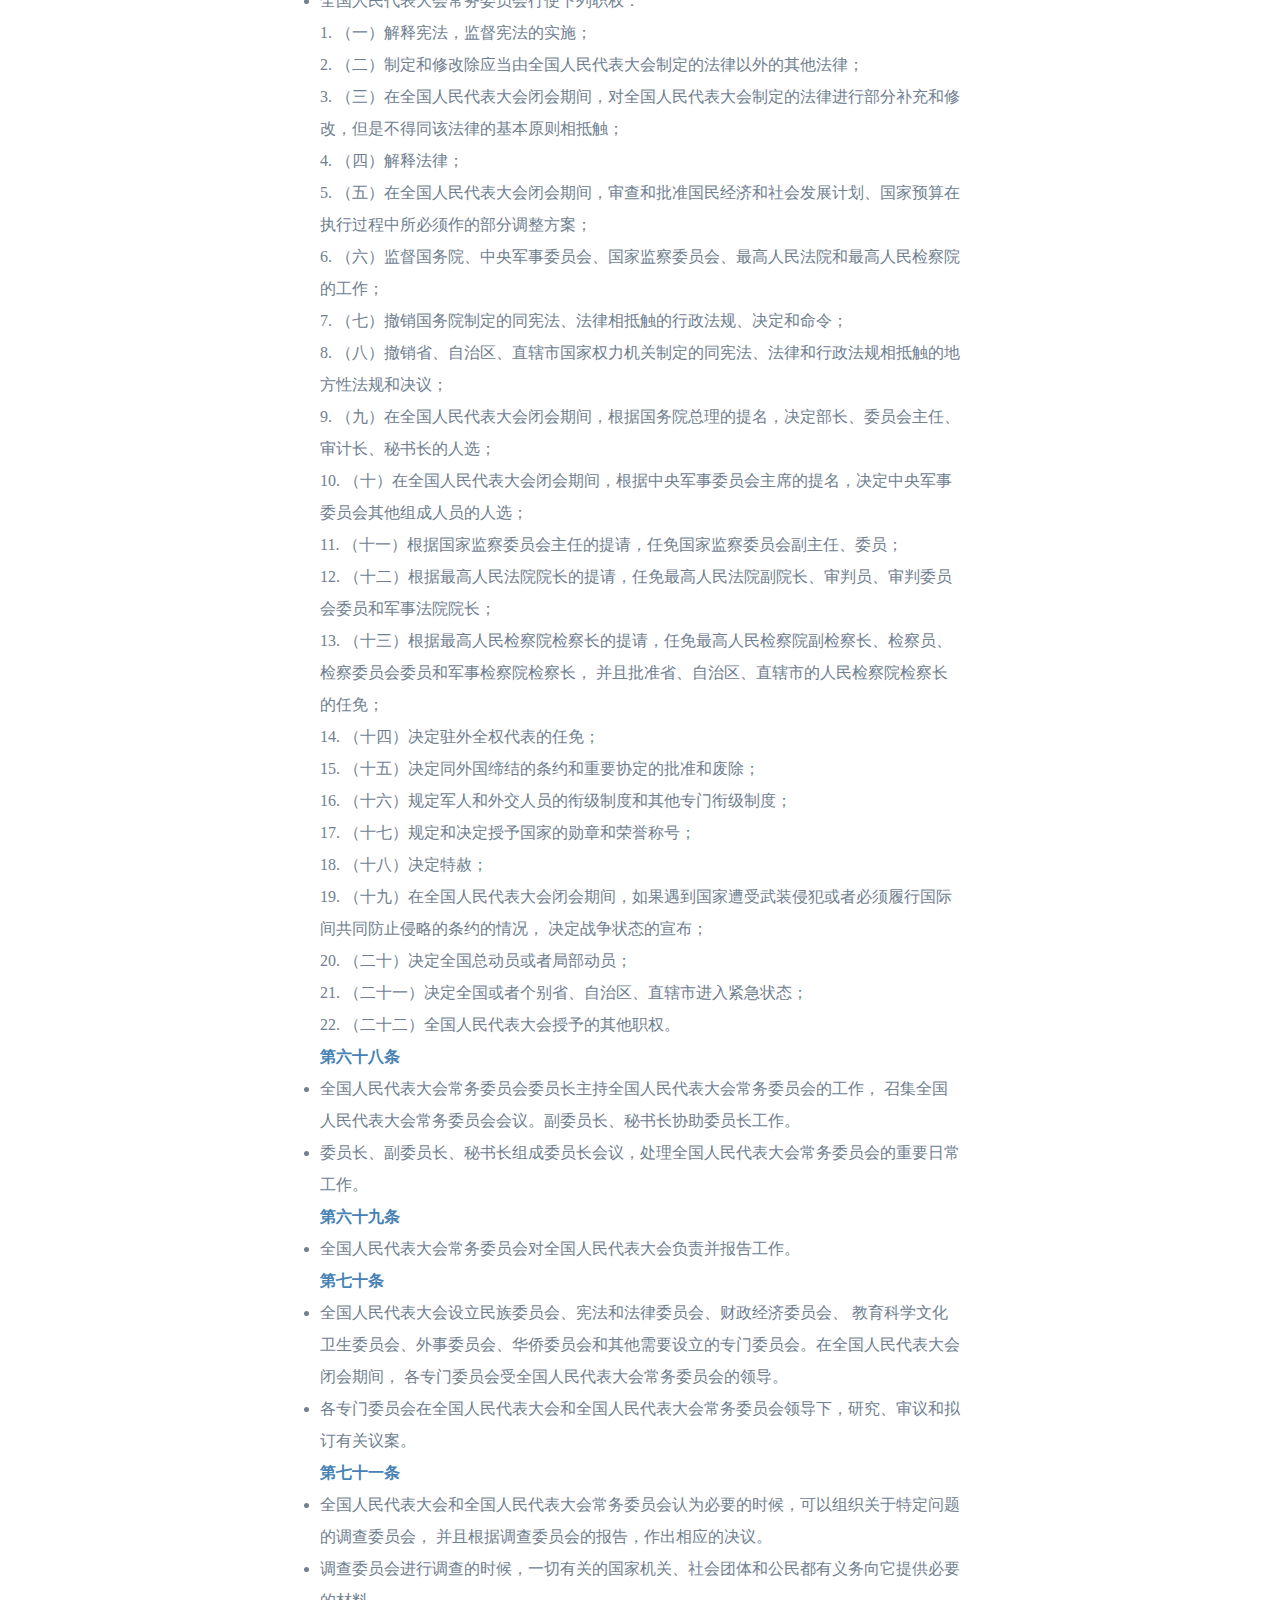
<file: constitution.html>
<!DOCTYPE html>
<html>
	<head>
		<meta charset="utf-8">
		<title>宪法</title>
		<meta name="author" content="zhujunbo">
		<link rel="icon" type="image/gif" href="ghs.png"/>
		<meta name="viewport" content="width=device-width, initial-scale=1.0">
		<link rel="stylesheet" type="text/css" href="blog.css"/>
	</head>
	<body>
		<header>
			<a href="blog.html">舒航·法律<h6 class="write">2021/10/25</h6></a>
		</header>
		<main>
			<div class="head headbg3">
				<span>中华人民共和国宪法</span>
				<h6>中华人民共和国的根本大法</h6>
			</div>
			<article>
				<section>
					<blockquote class="law-title" style="border-color: brown; color: #a21b1b">
						《中华人民共和国宪法》是中华人民共和国的根本大法，规定拥有最高法律效力。中华人民共和国成立后，
						曾于1954年9月20日、1975年1月17日、1978年3月5日和1982年12月4日通过四个宪法，现行宪法为1982年宪法，
						并历经1988年、1993年、1999年、2004年、2018年五次修订。<br>
						中华人民共和国成立前夕召开的中国人民政治协商会议的第一届全体会议通过的《中国人民政治协商会议共同纲领》
						于1949年9月29日颁布，具有临时宪法的作用。随后起草制定的中华人民共和国宪法历经四部，均以相应的年号作为区别。
						一般默认的宪法为最新版本，即八二宪法的2018年修正版。
					</blockquote>
					<p>
						<a href="#law-i" class="btn btn2">序言</a>
						<a href="#law-ii" class="btn btn2">总纲</a>
						<a href="#law-iii" class="btn btn2">公民的基本权利和义务</a>
						<a href="#law-iv" class="btn btn2">国家机构</a>
						<a href="#law-v" class="btn btn2">国旗、国歌、国徽、首都</a>
					</p>
					<h1 style="color: brown">共同纲领</h1>
					<div class="piece xf">
						<p>
							1949年9月29日，中国人民政治协商会议第一届全体会议选举了中央人民政府委员会，宣告了中华人民共和国的成立，
							并且通过了起临时宪法作用的《中国人民政治协商会议共同纲领》。1949年颁布的《中国人民政治协商会议共同纲领》，
							虽不是真正意义上的宪法，却为宪法的订立奠定了基础。
						</p>
					</div>
					<h1 style="color: brown">五四宪法</h1>
					<div class="piece xf">
						<p>第一部《中华人民共和国宪法》于1954年9月20日在第一届全国人民代表大会第一次会议上通过，共4章106条。被称为五四宪法。
						五四宪法是一部较为完善的宪法。这是中华人民共和国的第一部宪法，是在对建国前夕由全国政协制定的起临时宪法作用的
						《共同纲领》进行修改的基础上制定的。</p>
					</div>
					<h1 style="color: brown">七五宪法</h1>
					<div class="piece xf">
						<p>是一部有严重缺点、错误的宪法（可参阅文化大革命）。第二部《中华人民共和国宪法》
						于1975年1月17日在第四届全国人民代表大会第一次会议上通过，共30条，被称为七五宪法。
						当时仍处于文化大革命时期，所以带有比较浓重的文革色彩。</p>
					</div>
					<h1 style="color: brown">七八宪法</h1>
					<div class="piece xf">
						<p>第三部《中华人民共和国宪法》于1978年3月5日在第五届全国人民代表大会第一次会议上通过，共4章60条。被称为七八宪法。</p>
					</div>
					<h1 style="color: brown">八二宪法</h1>
					<div class="piece xf">
						<h3>我国当前现行宪法。</h3>
						<p>1982年12月4日，中华人民共和国第四部宪法在第五届全国人大第五次会议上正式通过并颁布。
						并根据1988年4月12日第七届全国人民代表大会第一次会议通过的《中华人民共和国宪法修正案》、
						1993年3月29日第八届全国人民代表大会第一次会议通过的《中华人民共和国宪法修正案》 、
						1999年3月15日第九届全国人民代表大会第二次会议通过的《中华人民共和国宪法修正案》、
						2004年3月14日第十届全国人民代表大会第二次会议通过的《中华人民共和国宪法修正案》进行了修正、
						2018年3月11日第十三届全国人大一次会议第三次全体会议经投票表决通过了《中华人民共和国宪法修正案》。</p>
					</div>
					<h1 id="law-i" style="color: brown; margin-bottom: 20px;">序言</h1>
					<div class="preface">
						<p>中国是世界上历史最悠久的国家之一。中国各族人民共同创造了光辉灿烂的文化，具有光荣的革命传统。</p>
						<p>一八四〇年以后，封建的中国逐渐变成半殖民地、半封建的国家。中国人民为国家独立、民族解放和民主自由进行了前仆后继的英勇奋斗。</p>
						<p>二十世纪，中国发生了翻天覆地的伟大历史变革。</p>
						<p>一九一一年孙中山先生领导的辛亥革命，废除了封建帝制，创立了中华民国。但是，中国人民反对帝国主义和封建主义的历史任务还没有完成。</p>
						<p>一九四九年，以毛泽东主席为领袖的中国共产党领导中国各族人民，在经历了长期的艰难曲折的武装斗争和其他形式的斗争以后，
						终于推翻了帝国主义、封建主义和官僚资本主义的统治，取得了新民主主义革命的伟大胜利，建立了中华人民共和国。
						从此，中国人民掌握了国家的权力，成为国家的主人。</p>
						<p>中华人民共和国成立以后，我国社会逐步实现了由新民主主义到社会主义的过渡。生产资料私有制的社会主义改造已经完成，
						人剥削人的制度已经消灭，社会主义制度已经确立。工人阶级领导的、以工农联盟为基础的人民民主专政，实质上即无产阶级专政，得到巩固和发展。
						中国人民和中国人民解放军战胜了帝国主义、霸权主义的侵略、破坏和武装挑衅，维护了国家的独立和安全，增强了国防。
						经济建设取得了重大的成就，独立的、比较完整的社会主义工业体系已经基本形成，农业生产显著提高。教育、科学、文化等事业有了很大的发展，
						社会主义思想教育取得了明显的成效。广大人民的生活有了较大的改善。</p>
						<p>中国新民主主义革命的胜利和社会主义事业的成就，是中国共产党领导中国各族人民，在马克思列宁主义、毛泽东思想的指引下，
						坚持真理，修正错误，战胜许多艰难险阻而取得的。我国将长期处于社会主义初级阶段。国家的根本任务是，沿着中国特色社会主义道路，
						集中力量进行社会主义现代化建设。中国各族人民将继续在中国共产党领导下，在马克思列宁主义、毛泽东思想、邓小平理论、
						“三个代表”重要思想、科学发展观、习近平新时代中国特色社会主义思想指引下，坚持人民民主专政，坚持社会主义道路，坚持改革开放，
						不断完善社会主义的各项制度，发展社会主义市场经济，发展社会主义民主，健全社会主义法治，贯彻新发展理念，自力更生，艰苦奋斗，
						逐步实现工业、农业、国防和科学技术的现代化，推动物质文明、政治文明、精神文明、社会文明、生态文明协调发展，
						把我国建设成为富强民主文明和谐美丽的社会主义现代化强国，实现中华民族伟大复兴。</p>
						<p>在我国，剥削阶级作为阶级已经消灭，但是阶级斗争还将在一定范围内长期存在。
						中国人民对敌视和破坏我国社会主义制度的国内外的敌对势力和敌对分子，必须进行斗争。</p>
						<p>台湾是中华人民共和国的神圣领土的一部分。完成统一祖国的大业是包括台湾同胞在内的全中国人民的神圣职责。</p>
						<p>社会主义的建设事业必须依靠工人、农民和知识分子，团结一切可以团结的力量。在长期的革命、建设、改革过程中，
						已经结成由中国共产党领导的，有各民主党派和各人民团体参加的，包括全体社会主义劳动者、社会主义事业的建设者、
						拥护社会主义的爱国者、拥护祖国统一和致力于中华民族伟大复兴的爱国者的广泛的爱国统一战线，这个统一战线将继续巩固和发展。
						中国人民政治协商会议是有广泛代表性的统一战线组织，过去发挥了重要的历史作用，今后在国家政治生活、社会生活和对外友好活动中，
						在进行社会主义现代化建设、维护国家的统一和团结的斗争中，将进一步发挥它的重要作用。中国共产党领导的多党合作和政治协商制度将长期存在和发展。</p>
						<p>中华人民共和国是全国各族人民共同缔造的统一的多民族国家。平等团结互助和谐的社会主义民族关系已经确立，并将继续加强。
						在维护民族团结的斗争中，要反对大民族主义，主要是大汉族主义，也要反对地方民族主义。国家尽一切努力，促进全国各民族的共同繁荣。</p>
						<p>中国革命、建设、改革的成就是同世界人民的支持分不开的。中国的前途是同世界的前途紧密地联系在一起的。中国坚持独立自主的对外政策，
						坚持互相尊重主权和领土完整、互不侵犯、互不干涉内政、平等互利、和平共处的五项原则，坚持和平发展道路，坚持互利共赢开放战略，
						发展同各国的外交关系和经济、文化交流，推动构建人类命运共同体；坚持反对帝国主义、霸权主义、殖民主义，加强同世界各国人民的团结，
						支持被压迫民族和发展中国家争取和维护民族独立、发展民族经济的正义斗争，为维护世界和平和促进人类进步事业而努力。</p>
						<p>本宪法以法律的形式确认了中国各族人民奋斗的成果，规定了国家的根本制度和根本任务，是国家的根本法，具有最高的法律效力。
						全国各族人民、一切国家机关和武装力量、各政党和各社会团体、各企业事业组织，都必须以宪法为根本的活动准则，并且负有维护宪法尊严、
						保证宪法实施的职责。</p>
					</div>
				</section>
				<section class="law">
					<h1>正文</h1>
					<h2 id="law-ii" class="zhh2">总纲</h2>
					<div class="law-content">
						<p>
							<span class="item item-zh">第一条</span>
							<ul>
								<li>中华人民共和国是工人阶级领导的、以工农联盟为基础的人民民主专政的社会主义国家。</li>
								<li>社会主义制度是中华人民共和国的根本制度。中国共产党领导是中国特色社会主义最本质的特征。禁止任何组织或者个人破坏社会主义制度。</li>
							</ul>
						</p>
						<p>
							<span class="item item-zh">第二条</span>
							<ul>
								<li>中华人民共和国的一切权力属于人民。</li>
								<li>人民行使国家权力的机关是全国人民代表大会和地方各级人民代表大会。</li>
								<li>人民依照法律规定，通过各种途径和形式，管理国家事务，管理经济和文化事业，管理社会事务。</li>
							</ul>
						</p>
						<p>
							<span class="item item-zh">第三条</span>
							<ul>
								<li>中华人民共和国的国家机构实行民主集中制的原则。</li>
								<li>全国人民代表大会和地方各级人民代表大会都由民主选举产生，对人民负责，受人民监督。</li>
								<li>国家行政机关、监察机关、审判机关、检察机关都由人民代表大会产生，对它负责，受它监督。</li>
								<li>中央和地方的国家机构职权的划分，遵循在中央的统一领导下，充分发挥地方的主动性、积极性的原则。</li>
							</ul>
						</p>
						<p>
							<span class="item item-zh">第四条</span>
							<ul>
								<li>中华人民共和国各民族一律平等。国家保障各少数民族的合法的权利和利益，维护和发展各民族的平等团结互助和谐关系。
								禁止对任何民族的歧视和压迫，禁止破坏民族团结和制造民族分裂的行为。</li>
								<li>国家根据各少数民族的特点和需要，帮助各少数民族地区加速经济和文化的发展。</li>
								<li>各少数民族聚居的地方实行区域自治，设立自治机关，行使自治权。各民族自治地方都是中华人民共和国不可分离的部分。</li>
								<li>各民族都有使用和发展自己的语言文字的自由，都有保持或者改革自己的风俗习惯的自由。</li>
							</ul>
						</p>
						<p>
							<span class="item item-zh">第五条</span>
							<ul>
								<li>中华人民共和国实行依法治国，建设社会主义法治国家。</li>
								<li>国家维护社会主义法制的统一和尊严。</li>
								<li>一切法律、行政法规和地方性法规都不得同宪法相抵触。</li>
								<li>一切国家机关和武装力量、各政党和各社会团体、各企业事业组织都必须遵守宪法和法律。一切违反宪法和法律的行为，必须予以追究。</li>
								<li>任何组织或者个人都不得有超越宪法和法律的特权。</li>
							</ul>
						</p>
						<p>
							<span class="item item-zh">第六条</span>
							<ul>
								<li>中华人民共和国的社会主义经济制度的基础是生产资料的社会主义公有制，即全民所有制和劳动群众集体所有制。
								社会主义公有制消灭人剥削人的制度，实行各尽所能、按劳分配的原则。</li>
								<li>国家在社会主义初级阶段，坚持公有制为主体、多种所有制经济共同发展的基本经济制度，坚持按劳分配为主体、多种分配方式并存的分配制度。</li>
							</ul>
						</p>
						<p>
							<span class="item item-zh">第七条</span>
							<ul>
								<li>国有经济，即社会主义全民所有制经济，是国民经济中的主导力量。国家保障国有经济的巩固和发展。</li>
							</ul>
						</p>
						<p>
							<span class="item item-zh">第八条</span>
							<ul>
								<li>农村集体经济组织实行家庭承包经营为基础、统分结合的双层经营体制。农村中的生产、供销、信用、消费等各种形式的合作经济，
								是社会主义劳动群众集体所有制经济。参加农村集体经济组织的劳动者，有权在法律规定的范围内经营自留地、自留山、家庭副业和饲养自留畜。</li>
								<li>城镇中的手工业、工业、建筑业、运输业、商业、服务业等行业的各种形式的合作经济，都是社会主义劳动群众集体所有制经济。</li>
								<li>国家保护城乡集体经济组织的合法的权利和利益，鼓励、指导和帮助集体经济的发展。</li>
							</ul>
						</p>
						<p>
							<span class="item item-zh">第九条</span>
							<ul>
								<li>矿藏、水流、森林、山岭、草原、荒地、滩涂等自然资源，都属于国家所有，即全民所有；由法律规定属于集体所有的森林和山岭、草原、荒地、滩涂除外。</li>
								<li>国家保障自然资源的合理利用，保护珍贵的动物和植物。禁止任何组织或者个人用任何手段侵占或者破坏自然资源。</li>
							</ul>
						</p>
						<p>
							<span class="item item-zh">第十条</span>
							<ul>
								<li>城市的土地属于国家所有。</li>
								<li>农村和城市郊区的土地，除由法律规定属于国家所有的以外，属于集体所有；宅基地和自留地、自留山，也属于集体所有。</li>
								<li>国家为了公共利益的需要，可以依照法律规定对土地实行征收或者征用并给予补偿。</li>
								<li>任何组织或者个人不得侵占、买卖或者以其他形式非法转让土地。土地的使用权可以依照法律的规定转让。</li>
								<li>一切使用土地的组织和个人必须合理地利用土地。</li>
							</ul>
						</p>
						<p>
							<span class="item item-zh">第十一条</span>
							<ul>
								<li>在法律规定范围内的个体经济、私营经济等非公有制经济，是社会主义市场经济的重要组成部分。</li>
								<li>国家保护个体经济、私营经济等非公有制经济的合法的权利和利益。国家鼓励、支持和引导非公有制经济的发展，并对非公有制经济依法实行监督和管理。</li>
							</ul>
						</p>
						<p>
							<span class="item item-zh">第十二条</span>
							<ul>
								<li>社会主义的公共财产神圣不可侵犯。</li>
								<li>国家保护社会主义的公共财产。禁止任何组织或者个人用任何手段侵占或者破坏国家的和集体的财产。</li>
							</ul>
						</p>
						<p>
							<span class="item item-zh">第十三条</span>
							<ul>
								<li>公民的合法的私有财产不受侵犯。</li>
								<li>国家依照法律规定保护公民的私有财产权和继承权。</li>
								<li>国家为了公共利益的需要，可以依照法律规定对公民的私有财产实行征收或者征用并给予补偿。</li>
							</ul>
						</p>
						<p>
							<span class="item item-zh">第十四条</span>
							<ul>
								<li>国家通过提高劳动者的积极性和技术水平，推广先进的科学技术，完善经济管理体制和企业经营管理制度，
								实行各种形式的社会主义责任制，改进劳动组织，以不断提高劳动生产率和经济效益，发展社会生产力。</li>
								<li>国家厉行节约，反对浪费。</li>
								<li>国家合理安排积累和消费，兼顾国家、集体和个人的利益，在发展生产的基础上，逐步改善人民的物质生活和文化生活。</li>
								<li>国家建立健全同经济发展水平相适应的社会保障制度。</li>
							</ul>
						</p>
						<p>
							<span class="item item-zh">第十五条</span>
							<ul>
								<li>国家实行社会主义市场经济。</li>
								<li>国家加强经济立法，完善宏观调控。</li>
								<li>国家依法禁止任何组织或者个人扰乱社会经济秩序。</li>
							</ul>
						</p>
						<p>
							<span class="item item-zh">第十六条</span>
							<ul>
								<li>国有企业在法律规定的范围内有权自主经营。</li>
								<li>国有企业依照法律规定，通过职工代表大会和其他形式，实行民主管理。</li>
							</ul>
						</p>
						<p>
							<span class="item item-zh">第十七条</span>
							<ul>
								<li>集体经济组织在遵守有关法律的前提下，有独立进行经济活动的自主权。</li>
								<li>集体经济组织实行民主管理，依照法律规定选举和罢免管理人员，决定经营管理的重大问题。</li>
							</ul>
						</p>
						<p>
							<span class="item item-zh">第十八条</span>
							<ul>
								<li>中华人民共和国允许外国的企业和其他经济组织或者个人依照中华人民共和国法律的规定在中国投资，
								同中国的企业或者其他经济组织进行各种形式的经济合作。</li>
								<li>在中国境内的外国企业和其他外国经济组织以及中外合资经营的企业，都必须遵守中华人民共和国的法律。
								它们的合法的权利和利益受中华人民共和国法律的保护。</li>
							</ul>
						</p>
						<p>
							<span class="item item-zh">第十九条</span>
							<ul>
								<li>国家发展社会主义的教育事业，提高全国人民的科学文化水平。</li>
								<li>国家举办各种学校，普及初等义务教育，发展中等教育、职业教育和高等教育，并且发展学前教育。</li>
								<li>国家发展各种教育设施，扫除文盲，对工人、农民、国家工作人员和其他劳动者进行政治、文化、科学、技术、业务的教育，鼓励自学成才。</li>
								<li>国家鼓励集体经济组织、国家企业事业组织和其他社会力量依照法律规定举办各种教育事业。</li>
								<li>国家推广全国通用的普通话。</li>
							</ul>
						</p>
						<p>
							<span class="item item-zh">第二十条</span>
							<ul>
								<li>国家发展自然科学和社会科学事业，普及科学和技术知识，奖励科学研究成果和技术发明创造。</li>
							</ul>
						</p>
						<p>
							<span class="item item-zh">第二十一条</span>
							<ul>
								<li>国家发展医疗卫生事业，发展现代医药和我国传统医药，鼓励和支持农村集体经济组织、
								国家企业事业组织和街道组织举办各种医疗卫生设施，开展群众性的卫生活动，保护人民健康。</li>
								<li>国家发展体育事业，开展群众性的体育活动，增强人民体质。</li>
							</ul>
						</p>
						<p>
							<span class="item item-zh">第二十二条</span>
							<ul>
								<li>国家发展为人民服务、为社会主义服务的文学艺术事业、新闻广播电视事业、出版发行事业、
								图书馆博物馆文化馆和其他文化事业，开展群众性的文化活动。</li>
								<li>国家保护名胜古迹、珍贵文物和其他重要历史文化遗产。</li>
							</ul>
						</p>
						<p>
							<span class="item item-zh">第二十三条</span>
							<ul>
								<li>国家培养为社会主义服务的各种专业人才，扩大知识分子的队伍，创造条件，充分发挥他们在社会主义现代化建设中的作用。</li>
							</ul>
						</p>
						<p>
							<span class="item item-zh">第二十四条</span>
							<ul>
								<li>国家通过普及理想教育、道德教育、文化教育、纪律和法制教育，
								通过在城乡不同范围的群众中制定和执行各种守则、公约，加强社会主义精神文明的建设。</li>
								<li>国家倡导社会主义核心价值观，提倡爱祖国、爱人民、爱劳动、爱科学、爱社会主义的公德，在人民中进行爱国主义、
								集体主义和国际主义、共产主义的教育，进行辩证唯物主义和历史唯物主义的教育，反对资本主义的、封建主义的和其他的腐朽思想。</li>
							</ul>
						</p>
						<p>
							<span class="item item-zh">第二十五条</span>
							<ul>
								<li>国家推行计划生育，使人口的增长同经济和社会发展计划相适应。</li>
							</ul>
						</p>
						<p>
							<span class="item item-zh">第二十六条</span>
							<ul>
								<li>国家保护和改善生活环境和生态环境，防治污染和其他公害。</li>
								<li>国家组织和鼓励植树造林，保护林木。</li>
							</ul>
						</p>
						<p>
							<span class="item item-zh">第二十七条</span>
							<ul>
								<li>一切国家机关实行精简的原则，实行工作责任制，实行工作人员的培训和考核制度，不断提高工作质量和工作效率，反对官僚主义。</li>
								<li>一切国家机关和国家工作人员必须依靠人民的支持，经常保持同人民的密切联系，倾听人民的意见和建议，接受人民的监督，努力为人民服务</li>
								<li>国家工作人员就职时应当依照法律规定公开进行宪法宣誓。</li>
							</ul>
						</p>
						<p>
							<span class="item item-zh">第二十八条</span>
							<ul>
								<li>国家维护社会秩序，镇压叛国和其他危害国家安全的犯罪活动，制裁危害社会治安、破坏社会主义经济和其他犯罪的活动，惩办和改造犯罪分子。</li>
							</ul>
						</p>
						<p>
							<span class="item item-zh">第二十九条</span>
							<ul>
								<li>中华人民共和国的武装力量属于人民。它的任务是巩固国防，抵抗侵略，保卫祖国，保卫人民的和平劳动，参加国家建设事业，努力为人民服务。</li>
								<li>国家加强武装力量的革命化、现代化、正规化的建设，增强国防力量</li>
							</ul>
						</p>
						<p>
							<span class="item item-zh">第三十条</span>
							<ul>
								<li>
									中华人民共和国的行政区域划分如下：
									<ol>
										<li>（一）全国分为省、自治区、直辖市；</li>
										<li>（二）省、自治区分为自治州、县、自治县、市；</li>
										<li>（三）县、自治县分为乡、民族乡、镇。</li>
									</ol>
								</li>
								<li>直辖市和较大的市分为区、县。自治州分为县、自治县、市。</li>
								<li>自治区、自治州、自治县都是民族自治地方。</li>
							</ul>
						</p>
						<p>
							<span class="item item-zh">第三十一条</span>
							<ul>
								<li>国家在必要时得设立特别行政区。在特别行政区内实行的制度按照具体情况由全国人民代表大会以法律规定。</li>
							</ul>
						</p>
						<p>
							<span class="item item-zh">第三十二条</span>
							<ul>
								<li>中华人民共和国保护在中国境内的外国人的合法权利和利益，在中国境内的外国人必须遵守中华人民共和国的法律。</li>
								<li>中华人民共和国对于因为政治原因要求避难的外国人，可以给予受庇护的权利。</li>
							</ul>
						</p>
					</div>
					<h2 id="law-iii" class="zhh2">公民的基本权利和义务</h2>
					<div class="law-content">
						<p>
							<span class="item item-zh">第三十三条</span>
							<ul>
								<li>凡具有中华人民共和国国籍的人都是中华人民共和国公民。</li>
								<li>中华人民共和国公民在法律面前一律平等。</li>
								<li>国家尊重和保障人权。</li>
								<li>任何公民享有宪法和法律规定的权利，同时必须履行宪法和法律规定的义务。</li>
							</ul>
						</p>
						<p>
							<span class="item item-zh">第三十四条</span>
							<ul>
								<li>中华人民共和国年满十八周岁的公民，不分民族、种族、性别、职业、家庭出身、宗教信仰、教育程度、财产状况、居住期限，
								都有选举权和被选举权；但是依照法律被剥夺政治权利的人除外。</li>
							</ul>
						</p>
						<p>
							<span class="item item-zh">第三十五条</span>
							<ul>
								<li>中华人民共和国公民有言论、出版、集会、结社、游行、示威的自由。</li>
							</ul>
						</p>
						<p>
							<span class="item item-zh">第三十六条</span>
							<ul>
								<li>中华人民共和国公民有宗教信仰自由。</li>
								<li>任何国家机关、社会团体和个人不得强制公民信仰宗教或者不信仰宗教，不得歧视信仰宗教的公民和不信仰宗教的公民。</li>
								<li>国家保护正常的宗教活动。任何人不得利用宗教进行破坏社会秩序、损害公民身体健康、妨碍国家教育制度的活动。</li>
								<li>宗教团体和宗教事务不受外国势力的支配。</li>
							</ul>
						</p>
						<p>
							<span class="item item-zh">第三十七条</span>
							<ul>
								<li>中华人民共和国公民的人身自由不受侵犯。</li>
								<li>任何公民，非经人民检察院批准或者决定或者人民法院决定，并由公安机关执行，不受逮捕。</li>
								<li>禁止非法拘禁和以其他方法非法剥夺或者限制公民的人身自由，禁止非法搜查公民的身体。</li>
							</ul>
						</p>
						<p>
							<span class="item item-zh">第三十八条</span>
							<ul>
								<li>中华人民共和国公民的人格尊严不受侵犯。禁止用任何方法对公民进行侮辱、诽谤和诬告陷害。</li>
							</ul>
						</p>
						<p>
							<span class="item item-zh">第三十九条</span>
							<ul>
								<li>中华人民共和国公民的住宅不受侵犯。禁止非法搜查或者非法侵入公民的住宅。</li>
							</ul>
						</p>
						<p>
							<span class="item item-zh">第四十条</span>
							<ul>
								<li>中华人民共和国公民的通信自由和通信秘密受法律的保护。除因国家安全或者追查刑事犯罪的需要，
								由公安机关或者检察机关依照法律规定的程序对通信进行检查外，任何组织或者个人不得以任何理由侵犯公民的通信自由和通信秘密。</li>
							</ul>
						</p>
						<p>
							<span class="item item-zh">第四十一条</span>
							<ul>
								<li>中华人民共和国公民对于任何国家机关和国家工作人员，有提出批评和建议的权利；
								对于任何国家机关和国家工作人员的违法失职行为，有向有关国家机关提出申诉、控告或者检举的权利，但是不得捏造或者歪曲事实进行诬告陷害。</li>
								<li>对于公民的申诉、控告或者检举，有关国家机关必须查清事实，负责处理。任何人不得压制和打击报复。</li>
								<li>由于国家机关和国家工作人员侵犯公民权利而受到损失的人，有依照法律规定取得赔偿的权利。</li>
							</ul>
						</p>
						<p>
							<span class="item item-zh">第四十二条</span>
							<ul>
								<li>中华人民共和国公民有劳动的权利和义务。</li>
								<li>国家通过各种途径，创造劳动就业条件，加强劳动保护，改善劳动条件，并在发展生产的基础上，提高劳动报酬和福利待遇。</li>
								<li>劳动是一切有劳动能力的公民的光荣职责。国有企业和城乡集体经济组织的劳动者都应当以国家主人翁的态度对待自己的劳动。
								国家提倡社会主义劳动竞赛，奖励劳动模范和先进工作者。国家提倡公民从事义务劳动。</li>
								<li>国家对就业前的公民进行必要的劳动就业训练。</li>
							</ul>
						</p>
						<p>
							<span class="item item-zh">第四十三条</span>
							<ul>
								<li>中华人民共和国劳动者有休息的权利。</li>
								<li>国家发展劳动者休息和休养的设施，规定职工的工作时间和休假制度。</li>
							</ul>
						</p>
						<p>
							<span class="item item-zh">第四十四条</span>
							<ul>
								<li>国家依照法律规定实行企业事业组织的职工和国家机关工作人员的退休制度。退休人员的生活受到国家和社会的保障。</li>
							</ul>
						</p>
						<p>
							<span class="item item-zh">第四十五条</span>
							<ul>
								<li>中华人民共和国公民在年老、疾病或者丧失劳动能力的情况下，有从国家和社会获得物质帮助的权利。
								国家发展为公民享受这些权利所需要的社会保险、社会救济和医疗卫生事业。</li>
								<li>国家和社会保障残废军人的生活，抚恤烈士家属，优待军人家属。</li>
								<li>国家和社会帮助安排盲、聋、哑和其他有残疾的公民的劳动、生活和教育。</li>
							</ul>
						</p>
						<p>
							<span class="item item-zh">第四十六条</span>
							<ul>
								<li>中华人民共和国公民有受教育的权利和义务。</li>
								<li>国家培养青年、少年、儿童在品德、智力、体质等方面全面发展。</li>
							</ul>
						</p>
						<p>
							<span class="item item-zh">第四十七条</span>
							<ul>
								<li>中华人民共和国公民有进行科学研究、文学艺术创作和其他文化活动的自由。
								国家对于从事教育、科学、技术、文学、艺术和其他文化事业的公民的有益于人民的创造性工作，给以鼓励和帮助。</li>
							</ul>
						</p>
						<p>
							<span class="item item-zh">第四十八条</span>
							<ul>
								<li>中华人民共和国妇女在政治的、经济的、文化的、社会的和家庭的生活等各方面享有同男子平等的权利。</li>
								<li>国家保护妇女的权利和利益，实行男女同工同酬，培养和选拔妇女干部。</li>
							</ul>
						</p>
						<p>
							<span class="item item-zh">第四十九条</span>
							<ul>
								<li>婚姻、家庭、母亲和儿童受国家的保护。</li>
								<li>夫妻双方有实行计划生育的义务。</li>
								<li>父母有抚养教育未成年子女的义务，成年子女有赡养扶助父母的义务。</li>
								<li>禁止破坏婚姻自由，禁止虐待老人、妇女和儿童。</li>
							</ul>
						</p>
						<p>
							<span class="item item-zh">第五十条</span>
							<ul>
								<li>中华人民共和国保护华侨的正当的权利和利益，保护归侨和侨眷的合法的权利和利益。</li>
							</ul>
						</p>
						<p>
							<span class="item item-zh">第五十一条</span>
							<ul>
								<li>中华人民共和国公民在行使自由和权利的时候，不得损害国家的、社会的、集体的利益和其他公民的合法的自由和权利。</li>
							</ul>
						</p>
						<p>
							<span class="item item-zh">第五十二条</span>
							<ul>
								<li>中华人民共和国公民有维护国家统一和全国各民族团结的义务。</li>
							</ul>
						</p>
						<p>
							<span class="item item-zh">第五十三条</span>
							<ul>
								<li>中华人民共和国公民必须遵守宪法和法律，保守国家秘密，爱护公共财产，遵守劳动纪律，遵守公共秩序，尊重社会公德。</li>
							</ul>
						</p>
						<p>
							<span class="item item-zh">第五十四条</span>
							<ul>
								<li>中华人民共和国公民有维护祖国的安全、荣誉和利益的义务，不得有危害祖国的安全、荣誉和利益的行为。</li>
							</ul>
						</p>
						<p>
							<span class="item item-zh">第五十五条</span>
							<ul>
								<li>保卫祖国、抵抗侵略是中华人民共和国每一个公民的神圣职责。</li>
								<li>依照法律服兵役和参加民兵组织是中华人民共和国公民的光荣义务。</li>
							</ul>
						</p>
						<p>
							<span class="item item-zh">第五十六条</span>
							<ul>
								<li>中华人民共和国公民有依照法律纳税的义务。</li>
							</ul>
						</p>
					</div>
					<h2 id="law-iv" class="zhh2">国家机构</h2>
					<div class="law-content">
						<h3>第一节　全国人民代表大会</h3>
						<p>
							<span class="item item-zh">第五十七条</span>
							<ul>
								<li>中华人民共和国全国人民代表大会是最高国家权力机关。它的常设机关是全国人民代表大会常务委员会。</li>
							</ul>
						</p>
						<p>
							<span class="item item-zh">第五十八条</span>
							<ul>
								<li>全国人民代表大会和全国人民代表大会常务委员会行使国家立法权。</li>
							</ul>
						</p>
						<p>
							<span class="item item-zh">第五十九条</span>
							<ul>
								<li>全国人民代表大会由省、自治区、直辖市、特别行政区和军队选出的代表组成。各少数民族都应当有适当名额的代表。</li>
								<li>全国人民代表大会代表的选举由全国人民代表大会常务委员会主持。</li>
								<li>全国人民代表大会代表名额和代表产生办法由法律规定。</li>
							</ul>
						</p>
						<p>
							<span class="item item-zh">第六十条</span>
							<ul>
								<li>全国人民代表大会每届任期五年。</li>
								<li>全国人民代表大会任期届满的两个月以前，全国人民代表大会常务委员会必须完成下届全国人民代表大会代表的选举。
								如果遇到不能进行选举的非常情况，由全国人民代表大会常务委员会以全体组成人员的三分之二以上的多数通过，可以推迟选举，
								延长本届全国人民代表大会的任期。在非常情况结束后一年内，必须完成下届全国人民代表大会代表的选举。</li>
							</ul>
						</p>
						<p>
							<span class="item item-zh">第六十一条</span>
							<ul>
								<li>全国人民代表大会会议每年举行一次，由全国人民代表大会常务委员会召集。如果全国人民代表大会常务委员会认为必要，
								或者有五分之一以上的全国人民代表大会代表提议，可以临时召集全国人民代表大会会议。</li>
								<li>全国人民代表大会举行会议的时候，选举主席团主持会议。</li>
							</ul>
						</p>
						<p>
							<span class="item item-zh">第六十二条</span>
							<ul>
								<li>
									全国人民代表大会行使下列职权：
									<ol>
										<li>（一）修改宪法；</li>
										<li>（二）监督宪法的实施；</li>
										<li>（三）制定和修改刑事、民事、国家机构的和其他的基本法律；</li>
										<li>（四）选举中华人民共和国主席、副主席；</li>
										<li>（五）根据中华人民共和国主席的提名，决定国务院总理的人选；根据国务院总理的提名，
										决定国务院副总理、国务委员、各部部长、各委员会主任、审计长、秘书长的人选；</li>
										<li>（六）选举中央军事委员会主席；根据中央军事委员会主席的提名，决定中央军事委员会其他组成人员的人选；</li>
										<li>（七）选举国家监察委员会主任；</li>
										<li>（八）选举最高人民法院院长；</li>
										<li>（九）选举最高人民检察院检察长；</li>
										<li>（十）审查和批准国民经济和社会发展计划和计划执行情况的报告；</li>
										<li>（十一）审查和批准国家的预算和预算执行情况的报告；</li>
										<li>（十二）改变或者撤销全国人民代表大会常务委员会不适当的决定；</li>
										<li>（十三）批准省、自治区和直辖市的建置；</li>
										<li>（十四）决定特别行政区的设立及其制度；</li>
										<li>（十五）决定战争和和平的问题；</li>
										<li>（十六）应当由最高国家权力机关行使的其他职权。</li>
									</ol>
								</li>
							</ul>
						</p>
						<p>
							<span class="item item-zh">第六十三条</span>
							<ul>
								<li>
									全国人民代表大会有权罢免下列人员：
									<ol>
										<li>（一）中华人民共和国主席、副主席；</li>
										<li>（二）国务院总理、副总理、国务委员、各部部长、各委员会主任、审计长、秘书长；</li>
										<li>（三）中央军事委员会主席和中央军事委员会其他组成人员；</li>
										<li>（四）国家监察委员会主任；</li>
										<li>（五）最高人民法院院长；</li>
										<li>（六）最高人民检察院检察长。</li>
									</ol>
								</li>
							</ul>
						</p>
						<p>
							<span class="item item-zh">第六十四条</span>
							<ul>
								<li>宪法的修改，由全国人民代表大会常务委员会或者五分之一以上的全国人民代表大会代表提议，
								并由全国人民代表大会以全体代表的三分之二以上的多数通过。</li>
								<li>法律和其他议案由全国人民代表大会以全体代表的过半数通过。</li>
							</ul>
						</p>
						<p>
							<span class="item item-zh">第六十五条</span>
							<ul>
								<li>
									全国人民代表大会常务委员会由下列人员组成：
									<ol style="list-style: kannada;">
										<li>委员长，</li>
										<li>副委员长若干人，</li>
										<li>秘书长，</li>
										<li>委员若干人。</li>
									</ol>
								</li>
								<li>全国人民代表大会常务委员会组成人员中，应当有适当名额的少数民族代表。</li>
								<li>全国人民代表大会选举并有权罢免全国人民代表大会常务委员会的组成人员。</li>
								<li>全国人民代表大会常务委员会的组成人员不得担任国家行政机关、监察机关、审判机关和检察机关的职务。</li>
							</ul>
						</p>
						<p>
							<span class="item item-zh">第六十六条</span>
							<ul>
								<li>全国人民代表大会常务委员会每届任期同全国人民代表大会每届任期相同，它行使职权到下届全国人民代表大会选出新的常务委员会为止。</li>
								<li>委员长、副委员长连续任职不得超过两届。</li>
							</ul>
						</p>
						<p>
							<span class="item item-zh">第六十七条</span>
							<ul>
								<li>
									全国人民代表大会常务委员会行使下列职权：
									<ol>
										<li>（一）解释宪法，监督宪法的实施；</li>
										<li>（二）制定和修改除应当由全国人民代表大会制定的法律以外的其他法律；</li>
										<li>（三）在全国人民代表大会闭会期间，对全国人民代表大会制定的法律进行部分补充和修改，但是不得同该法律的基本原则相抵触；</li>
										<li>（四）解释法律；</li>
										<li>（五）在全国人民代表大会闭会期间，审查和批准国民经济和社会发展计划、国家预算在执行过程中所必须作的部分调整方案；</li>
										<li>（六）监督国务院、中央军事委员会、国家监察委员会、最高人民法院和最高人民检察院的工作；</li>
										<li>（七）撤销国务院制定的同宪法、法律相抵触的行政法规、决定和命令；</li>
										<li>（八）撤销省、自治区、直辖市国家权力机关制定的同宪法、法律和行政法规相抵触的地方性法规和决议；</li>
										<li>（九）在全国人民代表大会闭会期间，根据国务院总理的提名，决定部长、委员会主任、审计长、秘书长的人选；</li>
										<li>（十）在全国人民代表大会闭会期间，根据中央军事委员会主席的提名，决定中央军事委员会其他组成人员的人选；</li>
										<li>（十一）根据国家监察委员会主任的提请，任免国家监察委员会副主任、委员；</li>
										<li>（十二）根据最高人民法院院长的提请，任免最高人民法院副院长、审判员、审判委员会委员和军事法院院长；</li>
										<li>（十三）根据最高人民检察院检察长的提请，任免最高人民检察院副检察长、检察员、检察委员会委员和军事检察院检察长，
										并且批准省、自治区、直辖市的人民检察院检察长的任免；</li>
										<li>（十四）决定驻外全权代表的任免；</li>
										<li>（十五）决定同外国缔结的条约和重要协定的批准和废除；</li>
										<li>（十六）规定军人和外交人员的衔级制度和其他专门衔级制度；</li>
										<li>（十七）规定和决定授予国家的勋章和荣誉称号；</li>
										<li>（十八）决定特赦；</li>
										<li>（十九）在全国人民代表大会闭会期间，如果遇到国家遭受武装侵犯或者必须履行国际间共同防止侵略的条约的情况，
										决定战争状态的宣布；</li>
										<li>（二十）决定全国总动员或者局部动员；</li>
										<li>（二十一）决定全国或者个别省、自治区、直辖市进入紧急状态；</li>
										<li>（二十二）全国人民代表大会授予的其他职权。</li>
									</ol>
								</li>
							</ul>
						</p>
						<p>
							<span class="item item-zh">第六十八条</span>
							<ul>
								<li>全国人民代表大会常务委员会委员长主持全国人民代表大会常务委员会的工作，
								召集全国人民代表大会常务委员会会议。副委员长、秘书长协助委员长工作。</li>
								<li>委员长、副委员长、秘书长组成委员长会议，处理全国人民代表大会常务委员会的重要日常工作。</li>
							</ul>
						</p>
						<p>
							<span class="item item-zh">第六十九条</span>
							<ul>
								<li>全国人民代表大会常务委员会对全国人民代表大会负责并报告工作。</li>
							</ul>
						</p>
						<p>
							<span class="item item-zh">第七十条</span>
							<ul>
								<li>全国人民代表大会设立民族委员会、宪法和法律委员会、财政经济委员会、
								教育科学文化卫生委员会、外事委员会、华侨委员会和其他需要设立的专门委员会。在全国人民代表大会闭会期间，
								各专门委员会受全国人民代表大会常务委员会的领导。</li>
								<li>各专门委员会在全国人民代表大会和全国人民代表大会常务委员会领导下，研究、审议和拟订有关议案。</li>
							</ul>
						</p>
						<p>
							<span class="item item-zh">第七十一条</span>
							<ul>
								<li>全国人民代表大会和全国人民代表大会常务委员会认为必要的时候，可以组织关于特定问题的调查委员会，
								并且根据调查委员会的报告，作出相应的决议。</li>
								<li>调查委员会进行调查的时候，一切有关的国家机关、社会团体和公民都有义务向它提供必要的材料。</li>
							</ul>
						</p>
						<p>
							<span class="item item-zh">第七十二条</span>
							<ul>
								<li>全国人民代表大会代表和全国人民代表大会常务委员会组成人员，
								有权依照法律规定的程序分别提出属于全国人民代表大会和全国人民代表大会常务委员会职权范围内的议案。</li>
							</ul>
						</p>
						<p>
							<span class="item item-zh">第七十三条</span>
							<ul>
								<li>全国人民代表大会代表在全国人民代表大会开会期间，全国人民代表大会常务委员会组成人员在常务委员会开会期间，
								有权依照法律规定的程序提出对国务院或者国务院各部、各委员会的质询案。受质询的机关必须负责答复。</li>
							</ul>
						</p>
						<p>
							<span class="item item-zh">第七十四条</span>
							<ul>
								<li>全国人民代表大会代表，非经全国人民代表大会会议主席团许可，
								在全国人民代表大会闭会期间非经全国人民代表大会常务委员会许可，不受逮捕或者刑事审判。</li>
							</ul>
						</p>
						<p>
							<span class="item item-zh">第七十五条</span>
							<ul>
								<li>全国人民代表大会代表在全国人民代表大会各种会议上的发言和表决，不受法律追究。</li>
							</ul>
						</p>
						<p>
							<span class="item item-zh">第七十六条</span>
							<ul>
								<li>全国人民代表大会代表必须模范地遵守宪法和法律，保守国家秘密，并且在自己参加的生产、工作和社会活动中，协助宪法和法律的实施。</li>
								<li>全国人民代表大会代表应当同原选举单位和人民保持密切的联系，听取和反映人民的意见和要求，努力为人民服务。</li>
							</ul>	
						</p>
						<p>
							<span class="item item-zh">第七十七条</span>
							<ul>
								<li>全国人民代表大会代表受原选举单位的监督。原选举单位有权依照法律规定的程序罢免本单位选出的代表。</li>
							</ul>
						</p>
						<p>
							<span class="item item-zh">第七十八条</span>
							<ul>
								<li>全国人民代表大会和全国人民代表大会常务委员会的组织和工作程序由法律规定。</li>
							</ul>
						</p>
						<h3>第二节　中华人民共和国主席</h3>
						<p>
							<span class="item item-zh">第七十九条</span>
							<ul>
								<li>中华人民共和国主席、副主席由全国人民代表大会选举。</li>
								<li>有选举权和被选举权的年满四十五周岁的中华人民共和国公民可以被选为中华人民共和国主席、副主席。</li>
								<li>中华人民共和国主席、副主席每届任期同全国人民代表大会每届任期相同。</li>
							</ul>
						</p>
						<p>
							<span class="item item-zh">第八十条</span>
							<ul>
								<li>中华人民共和国主席根据全国人民代表大会的决定和全国人民代表大会常务委员会的决定，
								公布法律，任免国务院总理、副总理、国务委员、各部部长、各委员会主任、审计长、秘书长，
								授予国家的勋章和荣誉称号，发布特赦令，宣布进入紧急状态，宣布战争状态，发布动员令。</li>
							</ul>
						</p>
						<p>
							<span class="item item-zh">第八十一条</span>
							<ul>
								<li>中华人民共和国主席代表中华人民共和国，进行国事活动，接受外国使节；
								根据全国人民代表大会常务委员会的决定，派遣和召回驻外全权代表，批准和废除同外国缔结的条约和重要协定。</li>
							</ul>
						</p>
						<p>
							<span class="item item-zh">第八十二条</span>
							<ul>
								<li>中华人民共和国副主席协助主席工作。</li>
								<li>中华人民共和国副主席受主席的委托，可以代行主席的部分职权。</li>
							</ul>
						</p>
						<p>
							<span class="item item-zh">第八十三条</span>
							<ul>
								<li>中华人民共和国主席、副主席行使职权到下届全国人民代表大会选出的主席、副主席就职为止。</li>
							</ul>
						</p>
						<p>
							<span class="item item-zh">第八十四条</span>
							<ul>
								<li>中华人民共和国主席缺位的时候，由副主席继任主席的职位。</li>
								<li>中华人民共和国副主席缺位的时候，由全国人民代表大会补选。</li>
								<li>中华人民共和国主席、副主席都缺位的时候，由全国人民代表大会补选；
								在补选以前，由全国人民代表大会常务委员会委员长暂时代理主席职位。</li>
							</ul>
						</p>
						<h3>第三节　国务院</h3>
						<p>
							<span class="item item-zh">第八十五条</span>
							<ul>
								<li>中华人民共和国国务院，即中央人民政府，是最高国家权力机关的执行机关，是最高国家行政机关。</li>
							</ul>
						</p>
						<p>
							<span class="item item-zh">第八十六条</span>
							<ul>
								<li>
									国务院由下列人员组成：
									<ol style="list-style: thai">
										<li>总理，</li>
										<li>副总理若干人，</li>
										<li>国务委员若干人，</li>
										<li>各部部长，</li>
										<li>各委员会主任，</li>
										<li>审计长，</li>
										<li>秘书长。</li>
									</ol>
								</li>
								<li>国务院实行总理负责制。各部、各委员会实行部长、主任负责制。</li>
								<li>国务院的组织由法律规定。</li>
							</ul>
						</p>
						<p>
							<span class="item item-zh">第八十七条</span>
							<ul>
								<li>国务院每届任期同全国人民代表大会每届任期相同。</li>
								<li>总理、副总理、国务委员连续任职不得超过两届。</li>
							</ul>
						</p>
						<p>
							<span class="item item-zh">第八十八条</span>
							<ul>
								<li>总理领导国务院的工作。副总理、国务委员协助总理工作。</li>
								<li>总理、副总理、国务委员、秘书长组成国务院常务会议。</li>
								<li>总理召集和主持国务院常务会议和国务院全体会议。</li>
							</ul>
						</p>
						<p>
							<span class="item item-zh">第八十九条</span>
							<ul>
								<li>
									国务院行使下列职权：
									<ol>
										<li>（一）根据宪法和法律，规定行政措施，制定行政法规，发布决定和命令；</li>
										<li>（二）向全国人民代表大会或者全国人民代表大会常务委员会提出议案；</li>
										<li>（三）规定各部和各委员会的任务和职责，统一领导各部和各委员会的工作，并且领导不属于各部和各委员会的全国性的行政工作；</li>
										<li>（四）统一领导全国地方各级国家行政机关的工作，规定中央和省、自治区、直辖市的国家行政机关的职权的具体划分；</li>
										<li>（五）编制和执行国民经济和社会发展计划和国家预算；</li>
										<li>（六）领导和管理经济工作和城乡建设、生态文明建设；</li>
										<li>（七）领导和管理教育、科学、文化、卫生、体育和计划生育工作；</li>
										<li>（八）领导和管理民政、公安、司法行政等工作；</li>
										<li>（九）管理对外事务，同外国缔结条约和协定；</li>
										<li>（十）领导和管理国防建设事业；</li>
										<li>（十一）领导和管理民族事务，保障少数民族的平等权利和民族自治地方的自治权利；</li>
										<li>（十二）保护华侨的正当的权利和利益，保护归侨和侨眷的合法的权利和利益；</li>
										<li>（十三）改变或者撤销各部、各委员会发布的不适当的命令、指示和规章；</li>
										<li>（十四）改变或者撤销地方各级国家行政机关的不适当的决定和命令；</li>
										<li>（十五）批准省、自治区、直辖市的区域划分，批准自治州、县、自治县、市的建置和区域划分；</li>
										<li>（十六）依照法律规定决定省、自治区、直辖市的范围内部分地区进入紧急状态；</li>
										<li>（十七）审定行政机构的编制，依照法律规定任免、培训、考核和奖惩行政人员；</li>
										<li>（十八）全国人民代表大会和全国人民代表大会常务委员会授予的其他职权。</li>
									</ol>
								</li>
							</ul>
						</p>
						<p>
							<span class="item item-zh">第九十条</span>
							<ul>
								<li>国务院各部部长、各委员会主任负责本部门的工作；召集和主持部务会议或者委员会会议、委务会议，讨论决定本部门工作的重大问题。</li>
								<li>各部、各委员会根据法律和国务院的行政法规、决定、命令，在本部门的权限内，发布命令、指示和规章。</li>
							</ul>
						</p>
						<p>
							<span class="item item-zh">第九十一条</span>
							<ul>
								<li>国务院设立审计机关，对国务院各部门和地方各级政府的财政收支，对国家的财政金融机构和企业事业组织的财务收支，进行审计监督。</li>
								<li>审计机关在国务院总理领导下，依照法律规定独立行使审计监督权，不受其他行政机关、社会团体和个人的干涉。</li>
							</ul>
						</p>
						<p>
							<span class="item item-zh">第九十二条</span>
							<ul>
								<li>国务院对全国人民代表大会负责并报告工作；在全国人民代表大会闭会期间，对全国人民代表大会常务委员会负责并报告工作。</li>
							</ul>
						</p>
						<h3>第四节　中央军事委员会</h3>
						<p>
							<span class="item item-zh">第九十三条</span>
							<ul>
								<li>中华人民共和国中央军事委员会领导全国武装力量。</li>
								<li>
									中央军事委员会由下列人员组成：
									<ol style="list-style: cambodian">
										<li>主席，</li>
										<li>副主席若干人，</li>
										<li>委员若干人。</li>
									</ol>
								</li>
								<li>中央军事委员会实行主席负责制。</li>
								<li>中央军事委员会每届任期同全国人民代表大会每届任期相同。</li>
							</ul>
						</p>
						<p>
							<span class="item item-zh">第九十四条</span>
							<ul>
								<li>中央军事委员会主席对全国人民代表大会和全国人民代表大会常务委员会负责。</li>
							</ul>
						</p>
						<h3>第五节　地方各级人民代表大会和地方各级人民政府</h3>
						<p>
							<span class="item item-zh">第九十五条</span>
							<ul>
								<li>省、直辖市、县、市、市辖区、乡、民族乡、镇设立人民代表大会和人民政府。</li>
								<li>地方各级人民代表大会和地方各级人民政府的组织由法律规定。</li>
								<li>自治区、自治州、自治县设立自治机关。自治机关的组织和工作根据宪法第三章第五节、第六节规定的基本原则由法律规定。</li>
							</ul>
						</p>
						<p>
							<span class="item item-zh">第九十六条</span>
							<ul>
								<li>地方各级人民代表大会是地方国家权力机关。</li>
								<li>县级以上的地方各级人民代表大会设立常务委员会。</li>
							</ul>
						</p>
						<p>
							<span class="item item-zh">第九十七条</span>
							<ul>
								<li>省、直辖市、设区的市的人民代表大会代表由下一级的人民代表大会选举；
								县、不设区的市、市辖区、乡、民族乡、镇的人民代表大会代表由选民直接选举。</li>
								<li>地方各级人民代表大会代表名额和代表产生办法由法律规定。</li>
							</ul>
						</p>
						<p>
							<span class="item item-zh">第九十八条</span>
							<ul>
								<li>地方各级人民代表大会每届任期五年。</li>
							</ul>
						</p>
						<p>
							<span class="item item-zh">第九十九条</span>
							<ul>
								<li>地方各级人民代表大会在本行政区域内，保证宪法、法律、行政法规的遵守和执行；
								依照法律规定的权限，通过和发布决议，审查和决定地方的经济建设、文化建设和公共事业建设的计划。</li>
								<li>县级以上的地方各级人民代表大会审查和批准本行政区域内的国民经济和社会发展计划、预算以及它们的执行情况的报告；
								有权改变或者撤销本级人民代表大会常务委员会不适当的决定。</li>
								<li>民族乡的人民代表大会可以依照法律规定的权限采取适合民族特点的具体措施。</li>
							</ul>
						</p>
						<p>
							<span class="item item-zh">第一百条</span>
							<ul>
								<li>省、直辖市的人民代表大会和它们的常务委员会，在不同宪法、法律、行政法规相抵触的前提下，可以制定地方性法规，
								报全国人民代表大会常务委员会备案。</li>
								<li>设区的市的人民代表大会和它们的常务委员会，在不同宪法、法律、行政法规和本省、
								自治区的地方性法规相抵触的前提下，可以依照法律规定制定地方性法规，报本省、自治区人民代表大会常务委员会批准后施行。</li>
							</ul>
						</p>
						<p>
							<span class="item item-zh">第一百零一条</span>
							<ul>
								<li>地方各级人民代表大会分别选举并且有权罢免本级人民政府的省长和副省长、
								市长和副市长、县长和副县长、区长和副区长、乡长和副乡长、镇长和副镇长。</li>
								<li>县级以上的地方各级人民代表大会选举并且有权罢免本级监察委员会主任、
								本级人民法院院长和本级人民检察院检察长。选出或者罢免人民检察院检察长，
								须报上级人民检察院检察长提请该级人民代表大会常务委员会批准。</li>
							</ul>
						</p>
						<p>
							<span class="item item-zh">第一百零二条</span>
							<ul>
								<li>省、直辖市、设区的市的人民代表大会代表受原选举单位的监督；
								县、不设区的市、市辖区、乡、民族乡、镇的人民代表大会代表受选民的监督。</li>
								<li>地方各级人民代表大会代表的选举单位和选民有权依照法律规定的程序罢免由他们选出的代表。</li>
							</ul>
						</p>
						<p>
							<span class="item item-zh">第一百零三条</span>
							<ul>
								<li>县级以上的地方各级人民代表大会常务委员会由主任、副主任若干人和委员若干人组成，对本级人民代表大会负责并报告工作。</li>
								<li>县级以上的地方各级人民代表大会选举并有权罢免本级人民代表大会常务委员会的组成人员。</li>
								<li>县级以上的地方各级人民代表大会常务委员会的组成人员不得担任国家行政机关、监察机关、审判机关和检察机关的职务。</li>
							</ul>
						</p>
						<p>
							<span class="item item-zh">第一百零四条</span>
							<ul>
								<li>县级以上的地方各级人民代表大会常务委员会讨论、决定本行政区域内各方面工作的重大事项；
								监督本级人民政府、监察委员会、人民法院和人民检察院的工作；撤销本级人民政府的不适当的决定和命令；
								撤销下一级人民代表大会的不适当的决议；依照法律规定的权限决定国家机关工作人员的任免；
								在本级人民代表大会闭会期间，罢免和补选上一级人民代表大会的个别代表。</li>
							</ul>
						</p>
						<p>
							<span class="item item-zh">第一百零五条</span>
							<ul>
								<li>地方各级人民政府是地方各级国家权力机关的执行机关，是地方各级国家行政机关。</li>
								<li>地方各级人民政府实行省长、市长、县长、区长、乡长、镇长负责制。</li>
							</ul>
						</p>
						<p>
							<span class="item item-zh">第一百零六条</span>
							<ul>
								<li>地方各级人民政府每届任期同本级人民代表大会每届任期相同。</li>
							</ul>
						</p>
						<p>
							<span class="item item-zh">第一百零七条</span>
							<ul>
								<li>县级以上地方各级人民政府依照法律规定的权限，管理本行政区域内的经济、
								教育、科学、文化、卫生、体育事业、城乡建设事业和财政、民政、公安、民族事务、司法行政、
								计划生育等行政工作，发布决定和命令，任免、培训、考核和奖惩行政工作人员。</li>
								<li>乡、民族乡、镇的人民政府执行本级人民代表大会的决议和上级国家行政机关的决定和命令，管理本行政区域内的行政工作。</li>
								<li>省、直辖市的人民政府决定乡、民族乡、镇的建置和区域划分。</li>
							</ul>
						</p>
						<p>
							<span class="item item-zh">第一百零八条</span>
							<ul>
								<li>县级以上的地方各级人民政府领导所属各工作部门和下级人民政府的工作，有权改变或者撤销所属各工作部门和下级人民政府的不适当的决定。</li>
							</ul>
						</p>
						<p>
							<span class="item item-zh">第一百零九条</span>
							<ul>
								<li>县级以上的地方各级人民政府设立审计机关。地方各级审计机关依照法律规定独立行使审计监督权，对本级人民政府和上一级审计机关负责。</li>
							</ul>
						</p>
						<p>
							<span class="item item-zh">第一百一十条</span>
							<ul>
								<li>地方各级人民政府对本级人民代表大会负责并报告工作。
								县级以上的地方各级人民政府在本级人民代表大会闭会期间，对本级人民代表大会常务委员会负责并报告工作。</li>
								<li>地方各级人民政府对上一级国家行政机关负责并报告工作。全国地方各级人民政府都是国务院统一领导下的国家行政机关，都服从国务院。</li>
							</ul>
						</p>
						<p>
							<span class="item item-zh">第一百一十一条</span>
							<ul>
								<li>城市和农村按居民居住地区设立的居民委员会或者村民委员会是基层群众性自治组织。
								居民委员会、村民委员会的主任、副主任和委员由居民选举。居民委员会、村民委员会同基层政权的相互关系由法律规定。</li>
								<li>居民委员会、村民委员会设人民调解、治安保卫、公共卫生等委员会，办理本居住地区的公共事务和公益事业，
								调解民间纠纷，协助维护社会治安，并且向人民政府反映群众的意见、要求和提出建议。</li>
							</ul>
						</p>
						<h3>第六节　民族自治地方的自治机关</h3>
						<p>
							<span class="item item-zh">第一百一十二条</span>
							<ul>
								<li>民族自治地方的自治机关是自治区、自治州、自治县的人民代表大会和人民政府。</li>
							</ul>
						</p>
						<p>
							<span class="item item-zh">第一百一十三条</span>
							<ul>
								<li>自治区、自治州、自治县的人民代表大会中，除实行区域自治的民族的代表外，其他居住在本行政区域内的民族也应当有适当名额的代表。</li>
								<li>自治区、自治州、自治县的人民代表大会常务委员会中应当有实行区域自治的民族的公民担任主任或者副主任。</li>
							</ul>
						</p>
						<p>
							<span class="item item-zh">第一百一十四条</span>
							<ul>
								<li>自治区主席、自治州州长、自治县县长由实行区域自治的民族的公民担任。</li>
							</ul>
						</p>
						<p>
							<span class="item item-zh">第一百一十五条</span>
							<ul>
								<li>自治区、自治州、自治县的自治机关行使宪法第三章第五节规定的地方国家机关的职权，
								同时依照宪法、民族区域自治法和其他法律规定的权限行使自治权，根据本地方实际情况贯彻执行国家的法律、政策。</li>
							</ul>
						</p>
						<p>
							<span class="item item-zh">第一百一十六条</span>
							<ul>
								<li>民族自治地方的人民代表大会有权依照当地民族的政治、经济和文化的特点，制定自治条例和单行条例。
								自治区的自治条例和单行条例，报全国人民代表大会常务委员会批准后生效。自治州、自治县的自治条例和单行条例，
								报省或者自治区的人民代表大会常务委员会批准后生效，并报全国人民代表大会常务委员会备案。</li>
							</ul>
						</p>
						<p>
							<span class="item item-zh">第一百一十七条</span>
							<ul>
								<li>民族自治地方的自治机关有管理地方财政的自治权。
								凡是依照国家财政体制属于民族自治地方的财政收入，都应当由民族自治地方的自治机关自主地安排使用。</li>
							</ul>
						</p>
						<p>
							<span class="item item-zh">第一百一十八条</span>
							<ul>
								<li>民族自治地方的自治机关在国家计划的指导下，自主地安排和管理地方性的经济建设事业。</li>
								<li>国家在民族自治地方开发资源、建设企业的时候，应当照顾民族自治地方的利益。</li>
							</ul>
						</p>
						<p>
							<span class="item item-zh">第一百一十九条</span>
							<ul>
								<li>民族自治地方的自治机关自主地管理本地方的教育、科学、文化、卫生、体育事业，保护和整理民族的文化遗产，发展和繁荣民族文化。</li>
							</ul>
						</p>
						<p>
							<span class="item item-zh">第一百二十条</span>
							<ul>
								<li>民族自治地方的自治机关依照国家的军事制度和当地的实际需要，经国务院批准，可以组织本地方维护社会治安的公安部队。</li>
							</ul>
						</p>
						<p>
							<span class="item item-zh">第一百二十一条</span>
							<ul>
								<li>民族自治地方的自治机关在执行职务的时候，依照本民族自治地方自治条例的规定，使用当地通用的一种或者几种语言文字。</li>
							</ul>
						</p>
						<p>
							<span class="item item-zh">第一百二十二条</span>
							<ul>
								<li>国家从财政、物资、技术等方面帮助各少数民族加速发展经济建设和文化建设事业。</li>
								<li>国家帮助民族自治地方从当地民族中大量培养各级干部、各种专业人才和技术工人。</li>
							</ul>
						</p>
						<h3>第七节　监察委员会</h3>
						<p>
							<span class="item item-zh">第一百二十三条</span>
							<ul>
								<li>中华人民共和国各级监察委员会是国家的监察机关。</li>
							</ul>
						</p>
						<p>
							<span class="item item-zh">第一百二十四条</span>
							<ul>
								<li>中华人民共和国设立国家监察委员会和地方各级监察委员会。</li>
								<li>
									监察委员会由下列人员组成：
									<ol style="list-style: lao">
										<li>主任，</li>
										<li>副主任若干人，</li>
										<li>委员若干人。</li>
									</ol>
								</li>
								<li>监察委员会主任每届任期同本级人民代表大会每届任期相同。国家监察委员会主任连续任职不得超过两届。</li>
								<li>监察委员会的组织和职权由法律规定。</li>
							</ul>
						</p>
						<p>
							<span class="item item-zh">第一百二十五条</span>
							<ul>
								<li>中华人民共和国国家监察委员会是最高监察机关。</li>
								<li>国家监察委员会领导地方各级监察委员会的工作，上级监察委员会领导下级监察委员会的工作。</li>
							</ul>
						</p>
						<p>
							<span class="item item-zh">第一百二十六条</span>
							<ul>
								<li>国家监察委员会对全国人民代表大会和全国人民代表大会常务委员会负责。
								地方各级监察委员会对产生它的国家权力机关和上一级监察委员会负责。</li>
							</ul>
						</p>
						<p>
							<span class="item item-zh">第一百二十七条</span>
							<ul>
								<li>监察委员会依照法律规定独立行使监察权，不受行政机关、社会团体和个人的干涉。</li>
								<li>监察机关办理职务违法和职务犯罪案件，应当与审判机关、检察机关、执法部门互相配合，互相制约。</li>
							</ul>
						</p>
						<h3>第八节　人民法院和人民检察院</h3>
						<p>
							<span class="item item-zh">第一百二十八条</span>
							<ul>
								<li>中华人民共和国人民法院是国家的审判机关。</li>
							</ul>
						</p>
						<p>
							<span class="item item-zh">第一百二十九条</span>
							<ul>
								<li>中华人民共和国设立最高人民法院、地方各级人民法院和军事法院等专门人民法院。</li>
								<li>最高人民法院院长每届任期同全国人民代表大会每届任期相同，连续任职不得超过两届。</li>
								<li>人民法院的组织由法律规定。</li>
							</ul>
						</p>
						<p>
							<span class="item item-zh">第一百三十条</span>
							<ul>
								<li>人民法院审理案件，除法律规定的特别情况外，一律公开进行。被告人有权获得辩护。</li>
							</ul>
						</p>
						<p>
							<span class="item item-zh">第一百三十一条</span>
							<ul>
								<li>人民法院依照法律规定独立行使审判权，不受行政机关、社会团体和个人的干涉。</li>
							</ul>
						</p>
						<p>
							<span class="item item-zh">第一百三十二条</span>
							<ul>
								<li>最高人民法院是最高审判机关。</li>
								<li>最高人民法院监督地方各级人民法院和专门人民法院的审判工作，上级人民法院监督下级人民法院的审判工作。</li>
							</ul>
						</p>
						<p>
							<span class="item item-zh">第一百三十三条</span>
							<ul>
								<li>最高人民法院对全国人民代表大会和全国人民代表大会常务委员会负责。地方各级人民法院对产生它的国家权力机关负责。</li>
							</ul>
						</p>
						<p>
							<span class="item item-zh">第一百三十四条</span>
							<ul>
								<li>中华人民共和国人民检察院是国家的法律监督机关。</li>
							</ul>
						</p>
						<p>
							<span class="item item-zh">第一百三十五条</span>
							<ul>
								<li>中华人民共和国设立最高人民检察院、地方各级人民检察院和军事检察院等专门人民检察院。</li>
								<li>最高人民检察院检察长每届任期同全国人民代表大会每届任期相同，连续任职不得超过两届。</li>
								<li>人民检察院的组织由法律规定。</li>
							</ul>
						</p>
						<p>
							<span class="item item-zh">第一百三十六条</span>
							<ul>
								<li>人民检察院依照法律规定独立行使检察权，不受行政机关、社会团体和个人的干涉。</li>
							</ul>
						</p>
						<p>
							<span class="item item-zh">第一百三十七条</span>
							<ul>
								<li>最高人民检察院是最高检察机关。</li>
								<li>最高人民检察院领导地方各级人民检察院和专门人民检察院的工作，上级人民检察院领导下级人民检察院的工作。</li>
							</ul>
						</p>
						<p>
							<span class="item item-zh">第一百三十八条</span>
							<ul>
								<li>最高人民检察院对全国人民代表大会和全国人民代表大会常务委员会负责。
								地方各级人民检察院对产生它的国家权力机关和上级人民检察院负责。</li>
							</ul>
						</p>
						<p>
							<span class="item item-zh">第一百三十九条</span>
							<ul>
								<li>各民族公民都有用本民族语言文字进行诉讼的权利。
								人民法院和人民检察院对于不通晓当地通用的语言文字的诉讼参与人，应当为他们翻译。</li>
								<li>在少数民族聚居或者多民族共同居住的地区，应当用当地通用的语言进行审理；
								起诉书、判决书、布告和其他文书应当根据实际需要使用当地通用的一种或者几种文字。</li>
							</ul>
						</p>
						<p>
							<span class="item item-zh">第一百四十条</span>
							<ul>
								<li>人民法院、人民检察院和公安机关办理刑事案件，应当分工负责，互相配合，互相制约，以保证准确有效地执行法律。</li>
							</ul>
						</p>
					</div>
					<h2 id="law-v" class="zhh2">国旗、国歌、国徽、首都</h2>
					<div class="law-content">
						<p>
							<span class="item item-zh">第一百四十一条</span>
							<ul>
								<li>中华人民共和国国旗是五星红旗。</li>
								<li>中华人民共和国国歌是《义勇军进行曲》。</li>
							</ul>
						</p>
						<p>
							<span class="item item-zh">第一百四十二条</span>
							<ul>
								<li>中华人民共和国国徽，中间是五星照耀下的天安门，周围是谷穗和齿轮。</li>
							</ul>
						</p>
						<p>
							<span class="item item-zh">第一百四十三条</span>
							<ul>
								<li>中华人民共和国首都是北京。</li>
							</ul>
						</p>
					</div>
				</section>
				<section  class="expand">
					<h1>宪法意义</h1>
					<div class="expand">
						<p>宪法是国家的根本大法。通常规定一个国家的社会制度和国家制度的基本原则、国家机关的组织和活动的基本原则，
						公民的基本权利和义务等重要内容，有的还规定国旗、国歌、国徽和首都以及统治阶级认为重要的其他制度，
						涉及到国家生活的各个方面。宪法具有最高法律效力，是制定其他法律的依据，一切法律、法规都不得同宪法相抵触。</p>
					</div>
					<h1>宪法修改方式</h1>
					<div class="expand">
						<p>宪法作为中国民主制度的法律化，是国家组织和活动的总章程，是国家法制的自身基础和核心，所以修改宪法方式的规定必须考虑宪法的稳定性。</p>
					</div>
					<h1>宪法修改机关</h1>
					<div class="expand">
						根据宪法的规定，中华人民共和国全国人民代表大会为最高国家权力机关，是唯一有权修改宪法的机关。
					</div>
					<h1>宪法修改程序</h1>
					<div class="expand">
						为保持宪法的权威性和稳定性，宪法的修改需要按照特别的程序来进行，比修改普通法律更加严格。
					</div>
					<h1>宪法解释权</h1>
					<div class="expand">
						全国人民代表大会常务委员会是我国法律规定的行使解释宪法的职权。
					</div>
					<h1>宪法的地位</h1>
					<div class="expand">
						是我国的根本大法，是治国安邦的总章程，是保持国家统一、民族团结、经济发展、社会进步和长治久安的法律基础，
						是中国共产党执政兴国、团结带领全国各族人民建设中国特色社会主义的法律保证。
						<ol>
							<li>宪法是其他法律的立法基础，其他法律是宪法的具体化；</li>
							<li>任何法律不得同宪法相抵触，否则无效；</li>
							<li>宪法是治国安邦的总章程；</li>
							<li>宪法是最高行为准则；</li>
							<li>宪法是国家的根本法；</li>
						</ol>
					</div>
					<h1>宪法作用</h1>
					<div class="expand">
						<ol>
							<li>宪法保障了我国的改革开放和社会主义现代化建设。</li>
							<li>宪法促进了我国的社会主义民主建设。</li>
							<li>宪法推动了我国的社会主义法制建设。</li>
							<li>宪法促进了我国人权事业和各项社会事业的发展。</li>
						</ol>
					</div>
				</section>
			</article>
		</main>
		<img src="anq.png" class="ftimg">
		<footer>
			舒航，一个无趣的灵魂；立志做一个有用的人 
		</footer>
	</body>
</html>
</file>
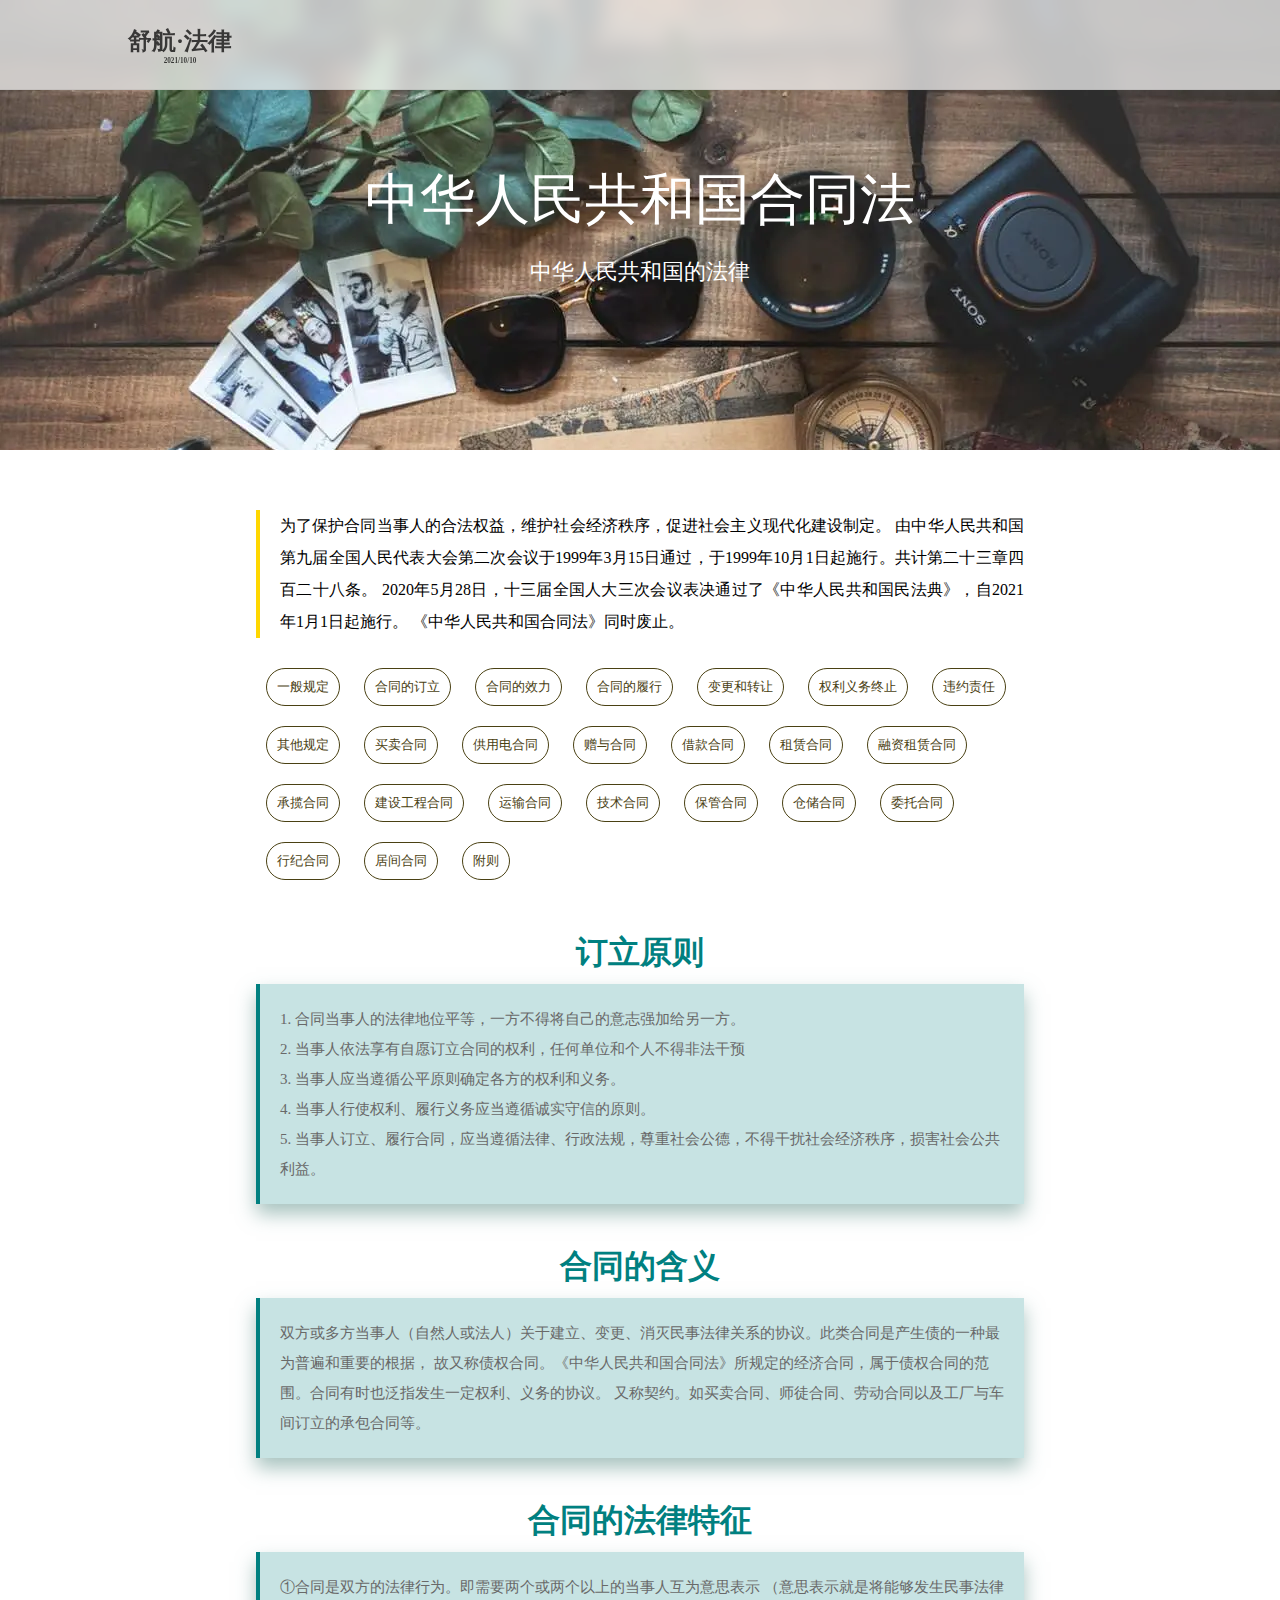
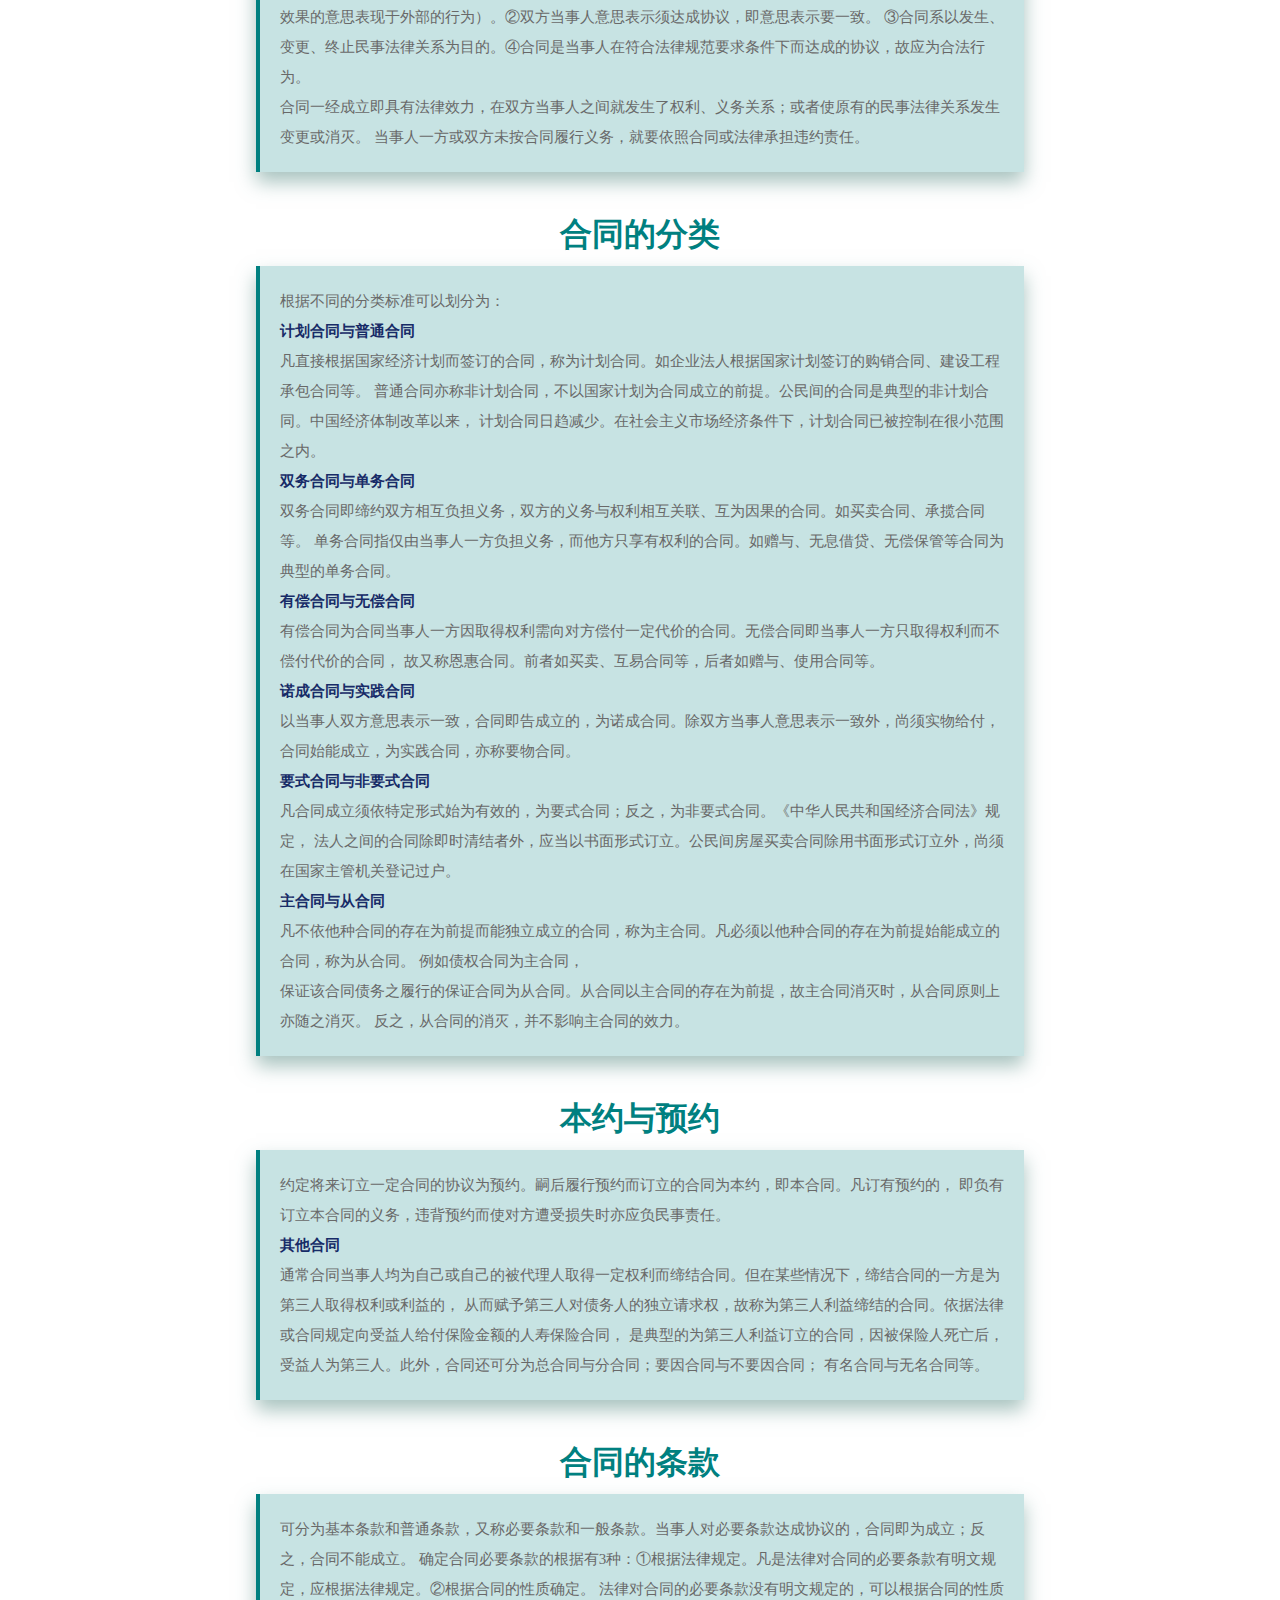
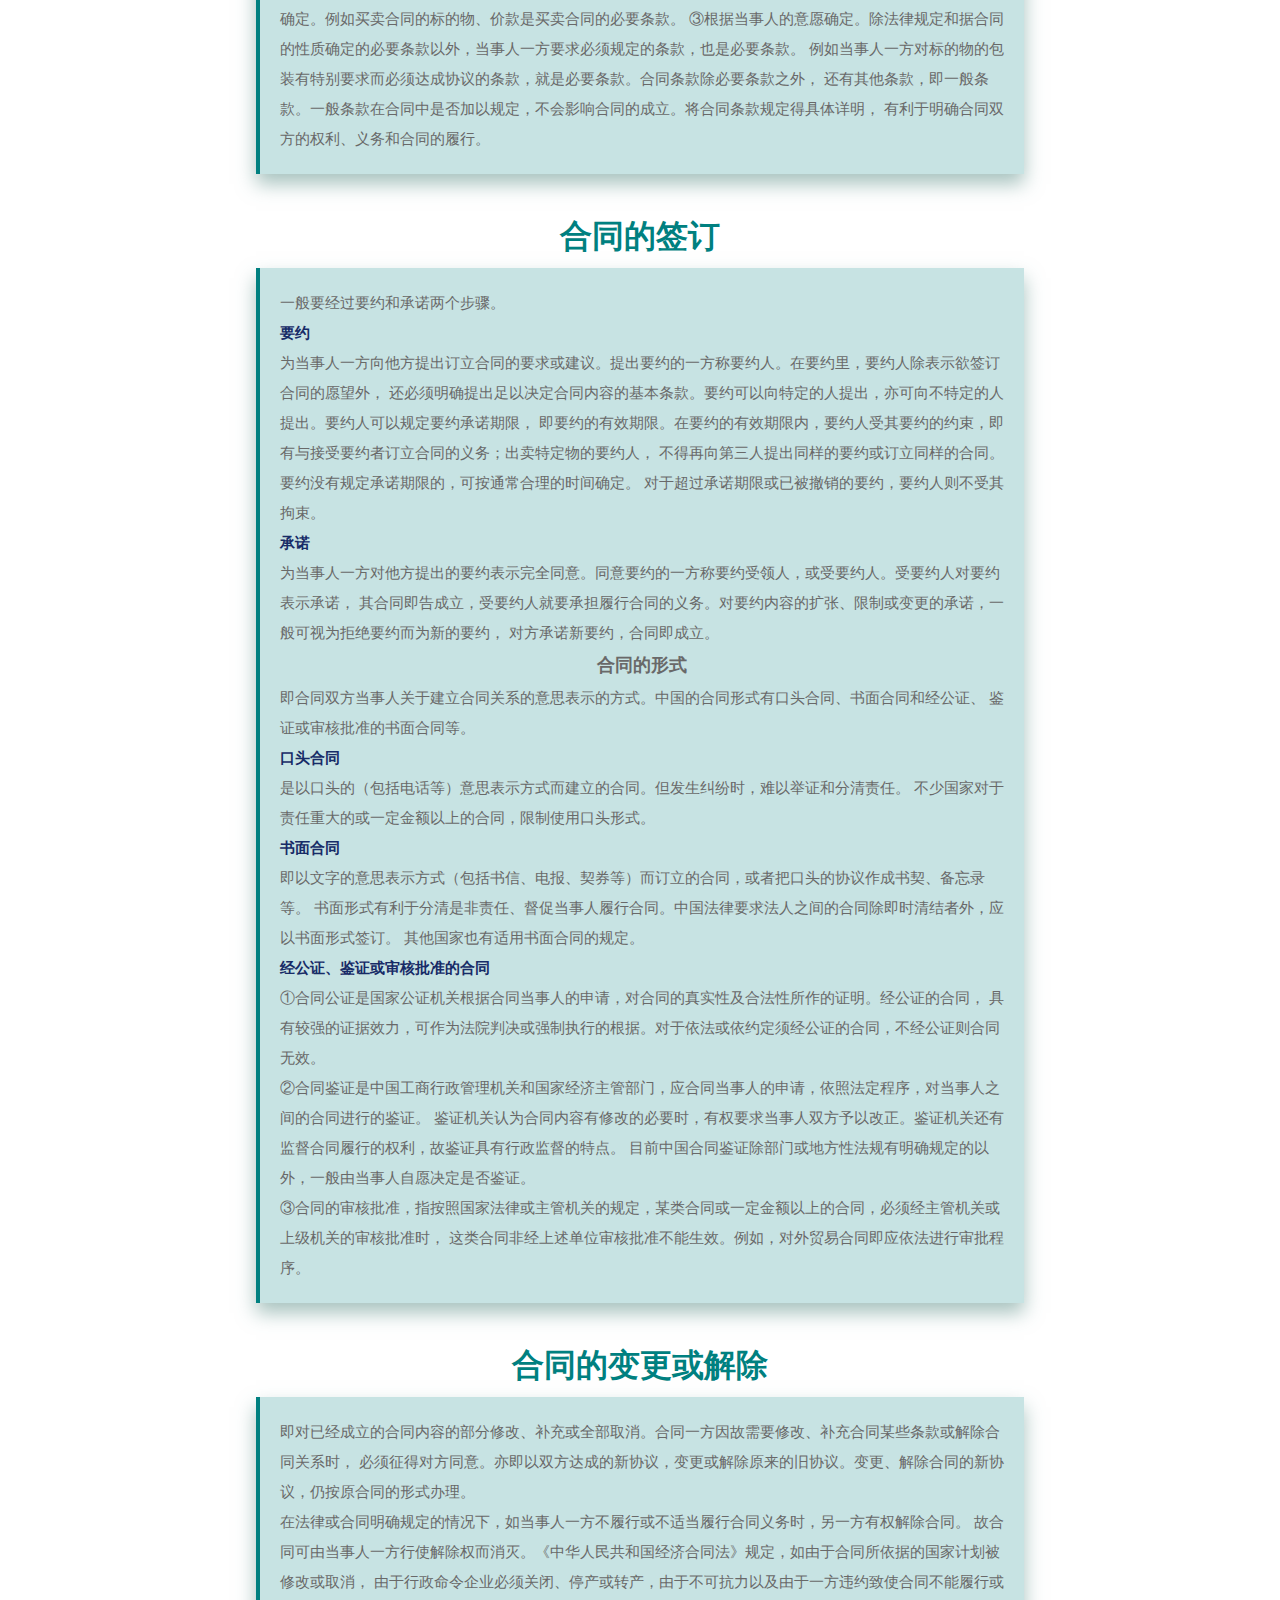
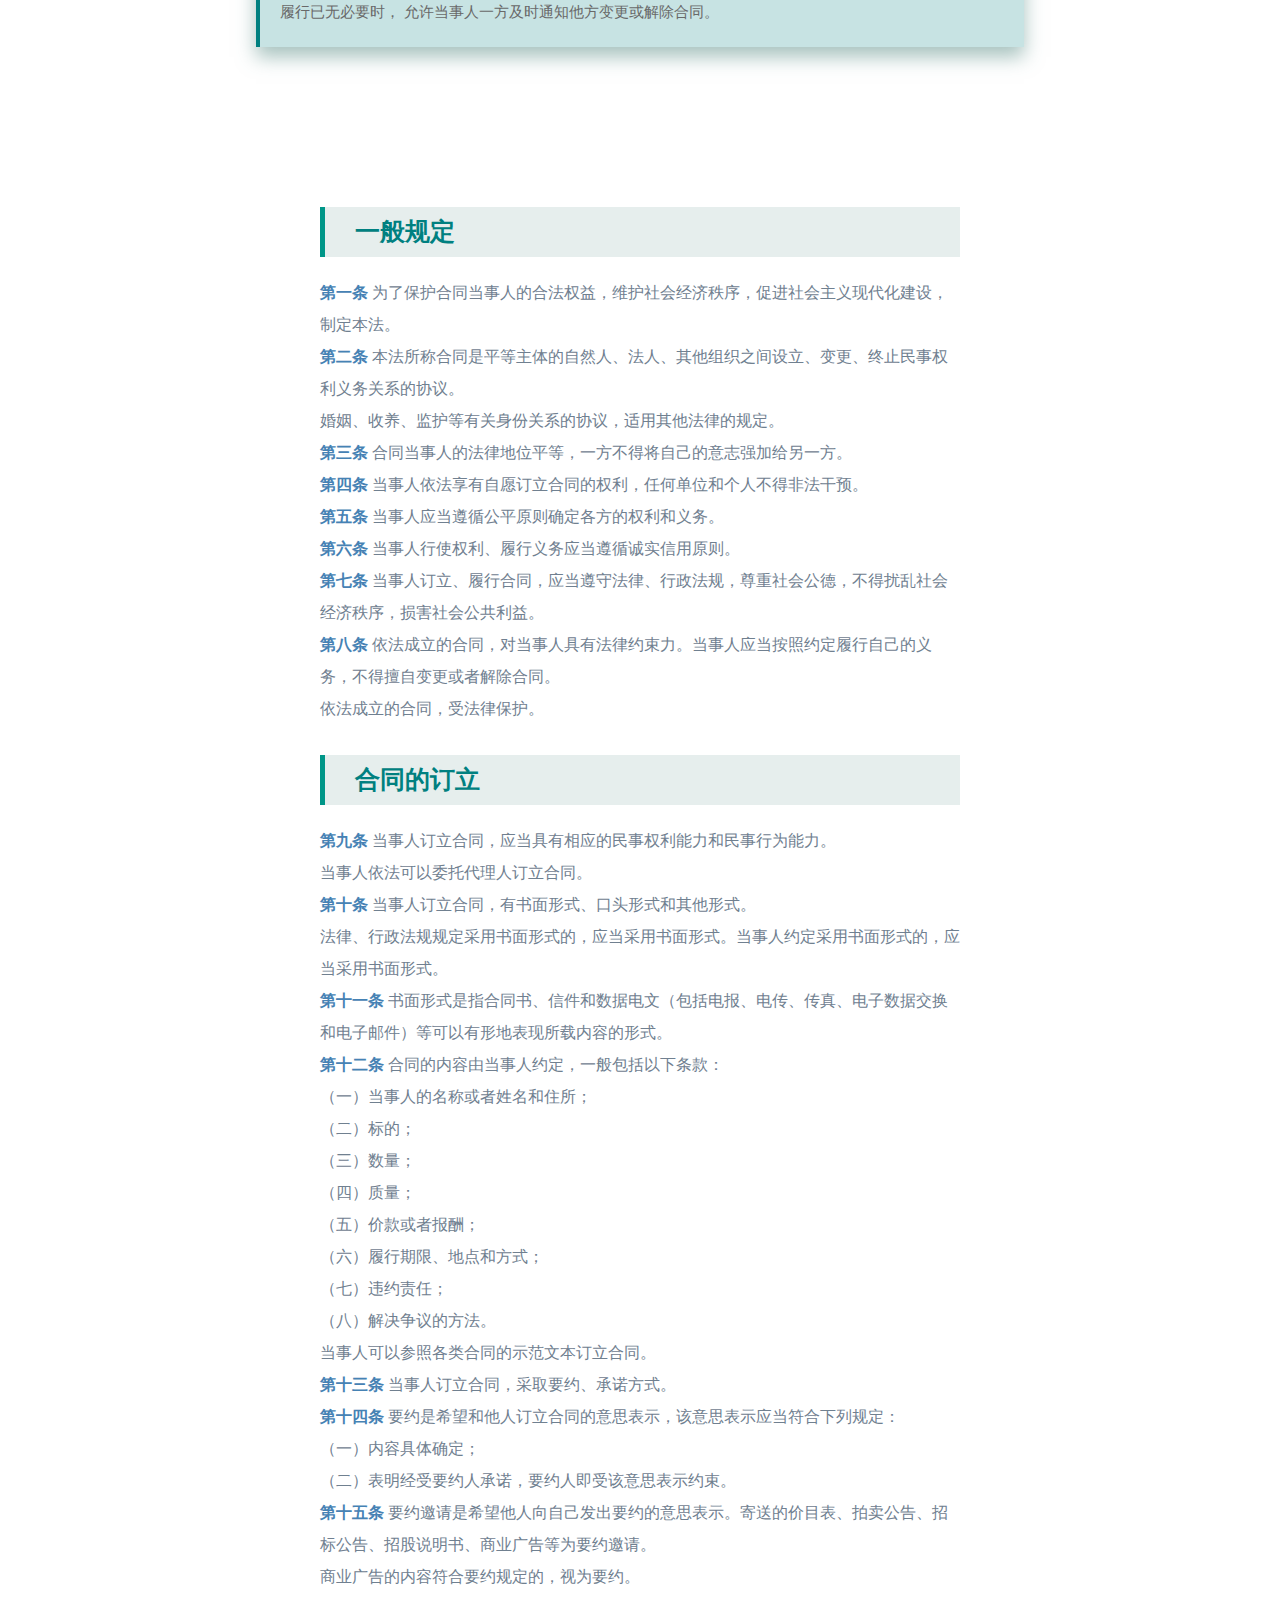
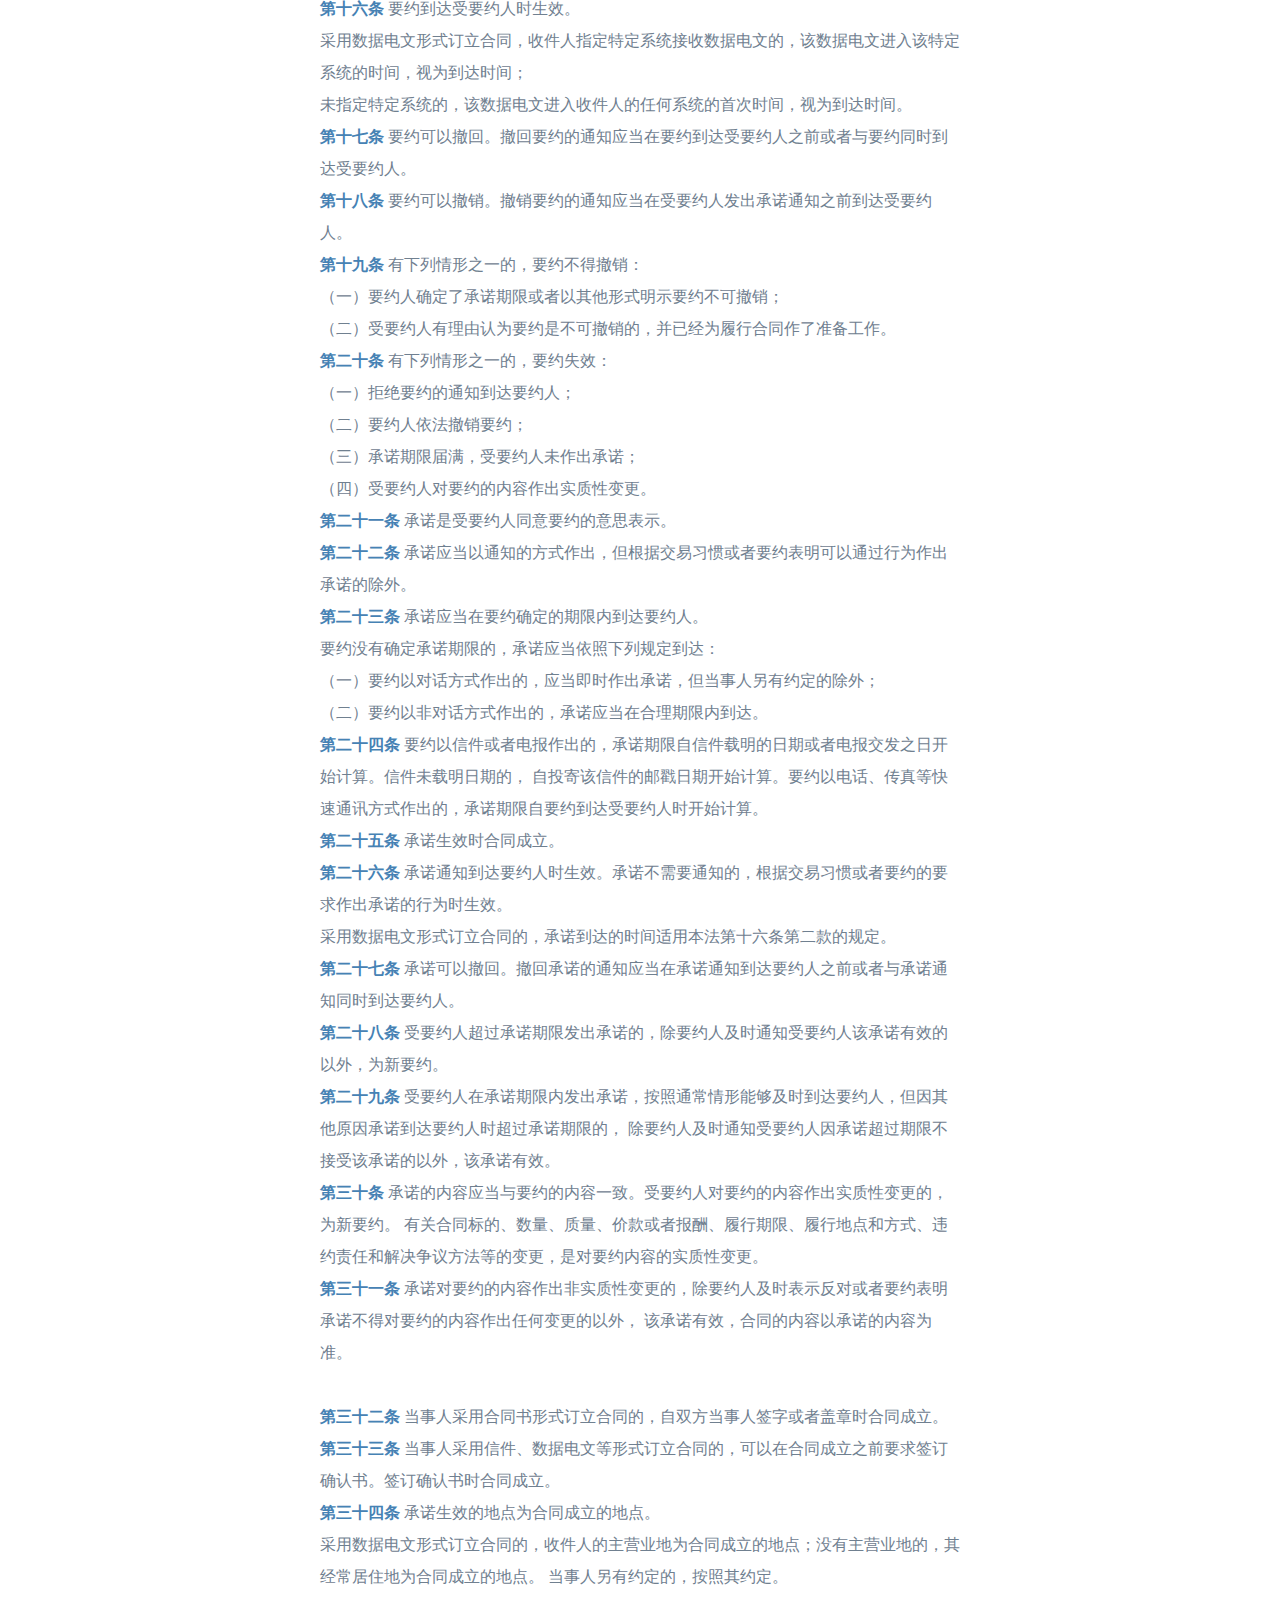
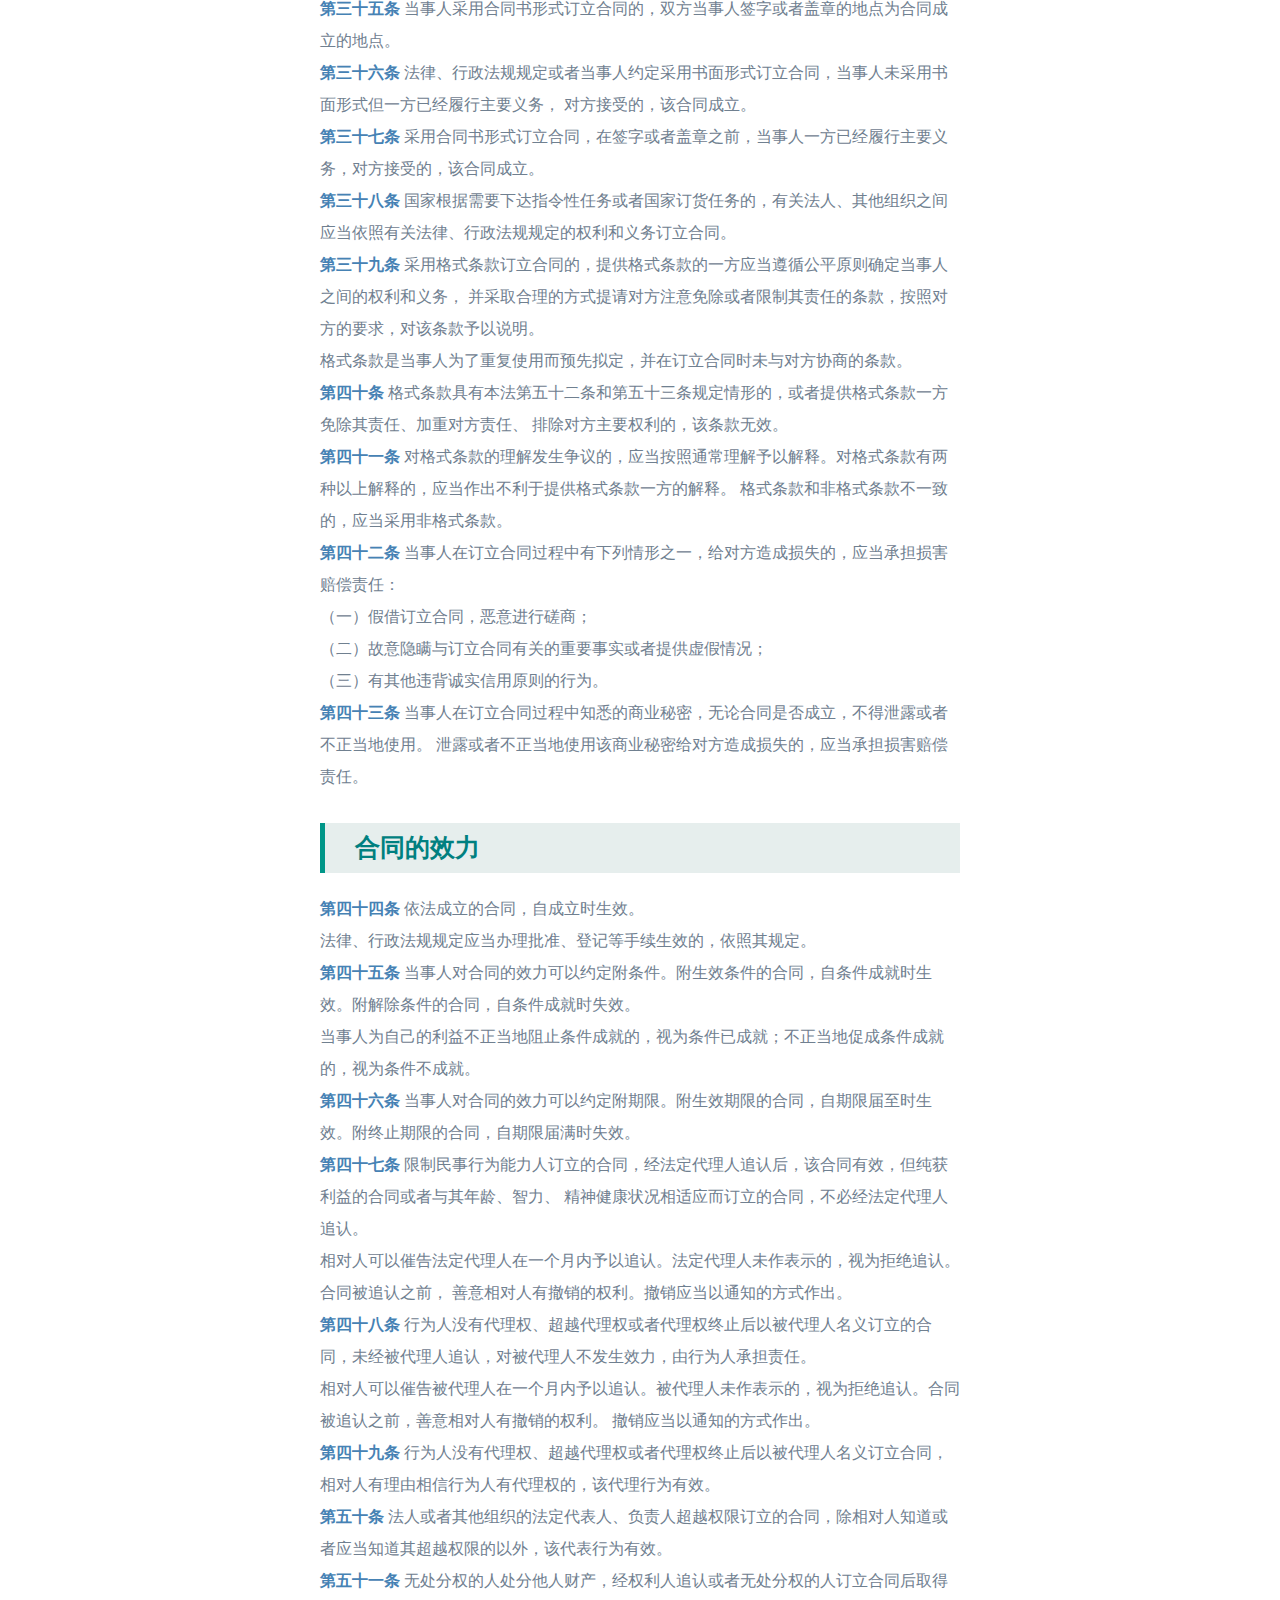
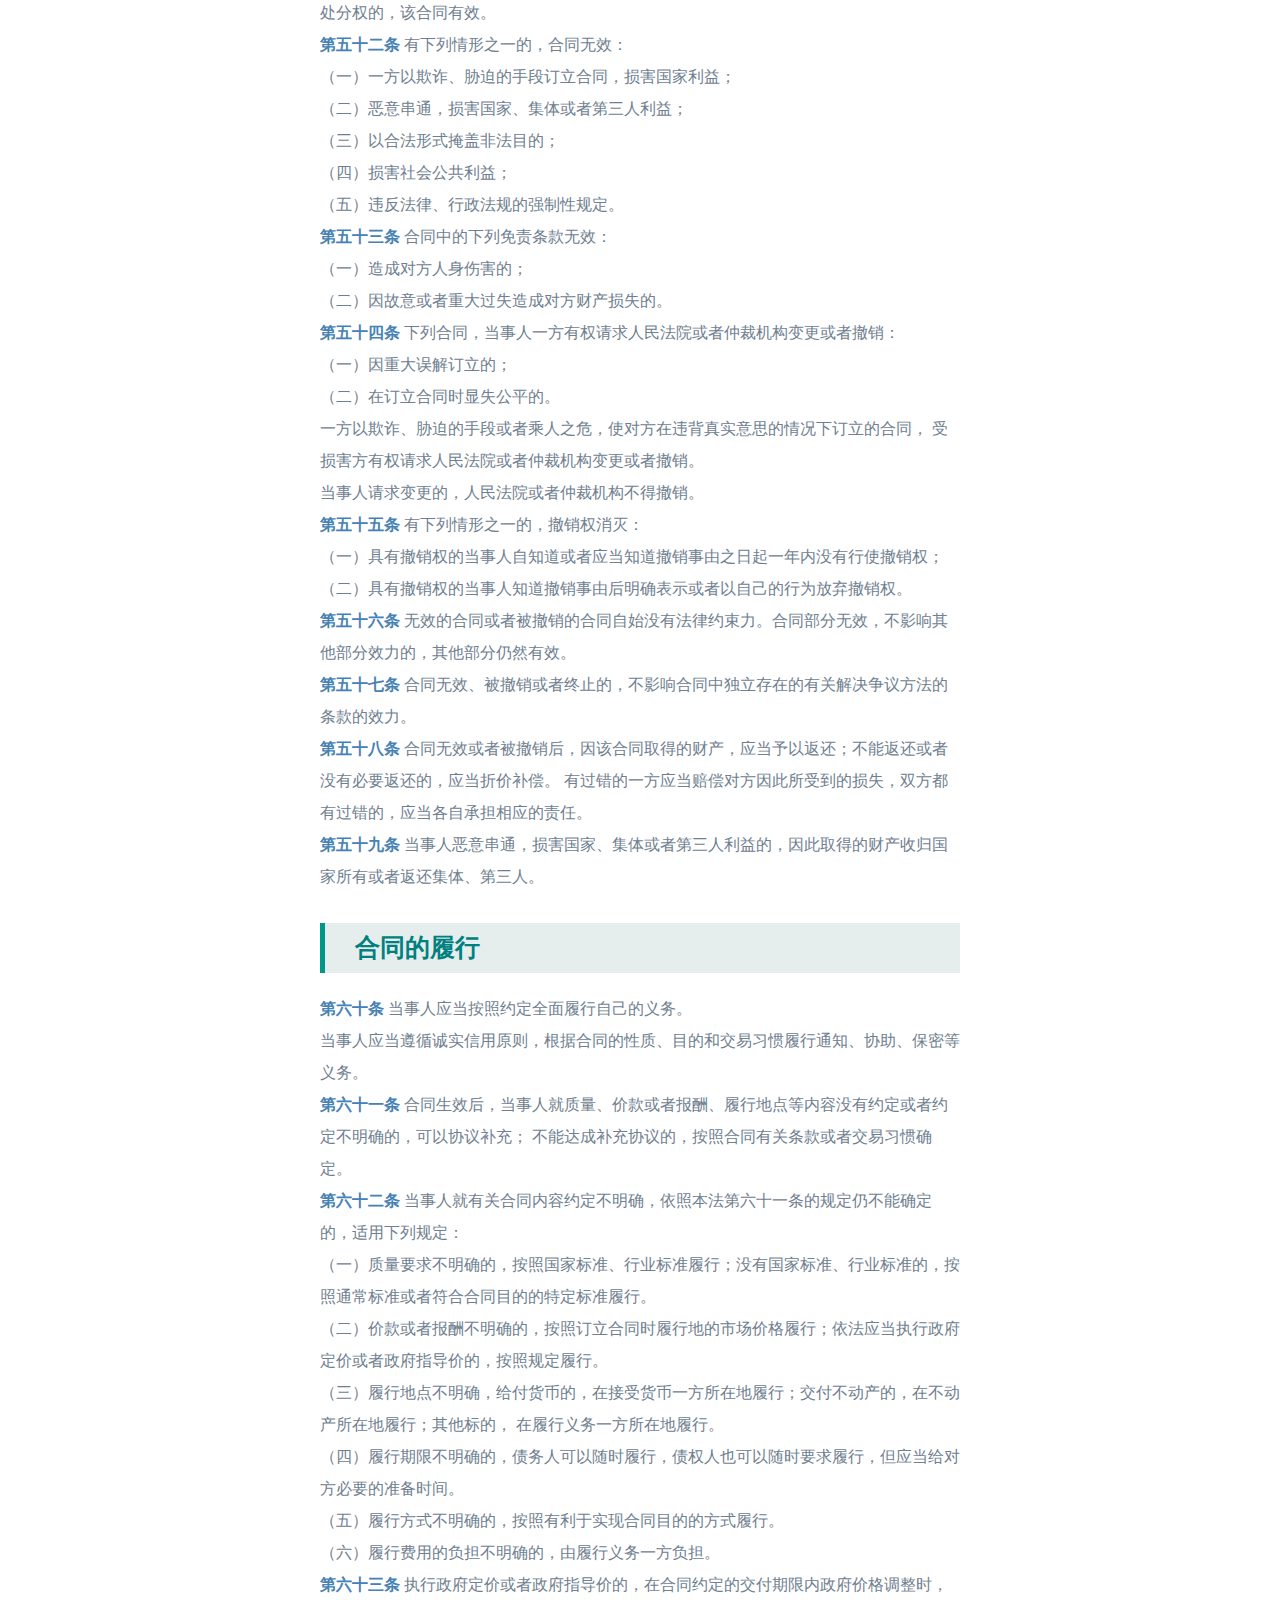
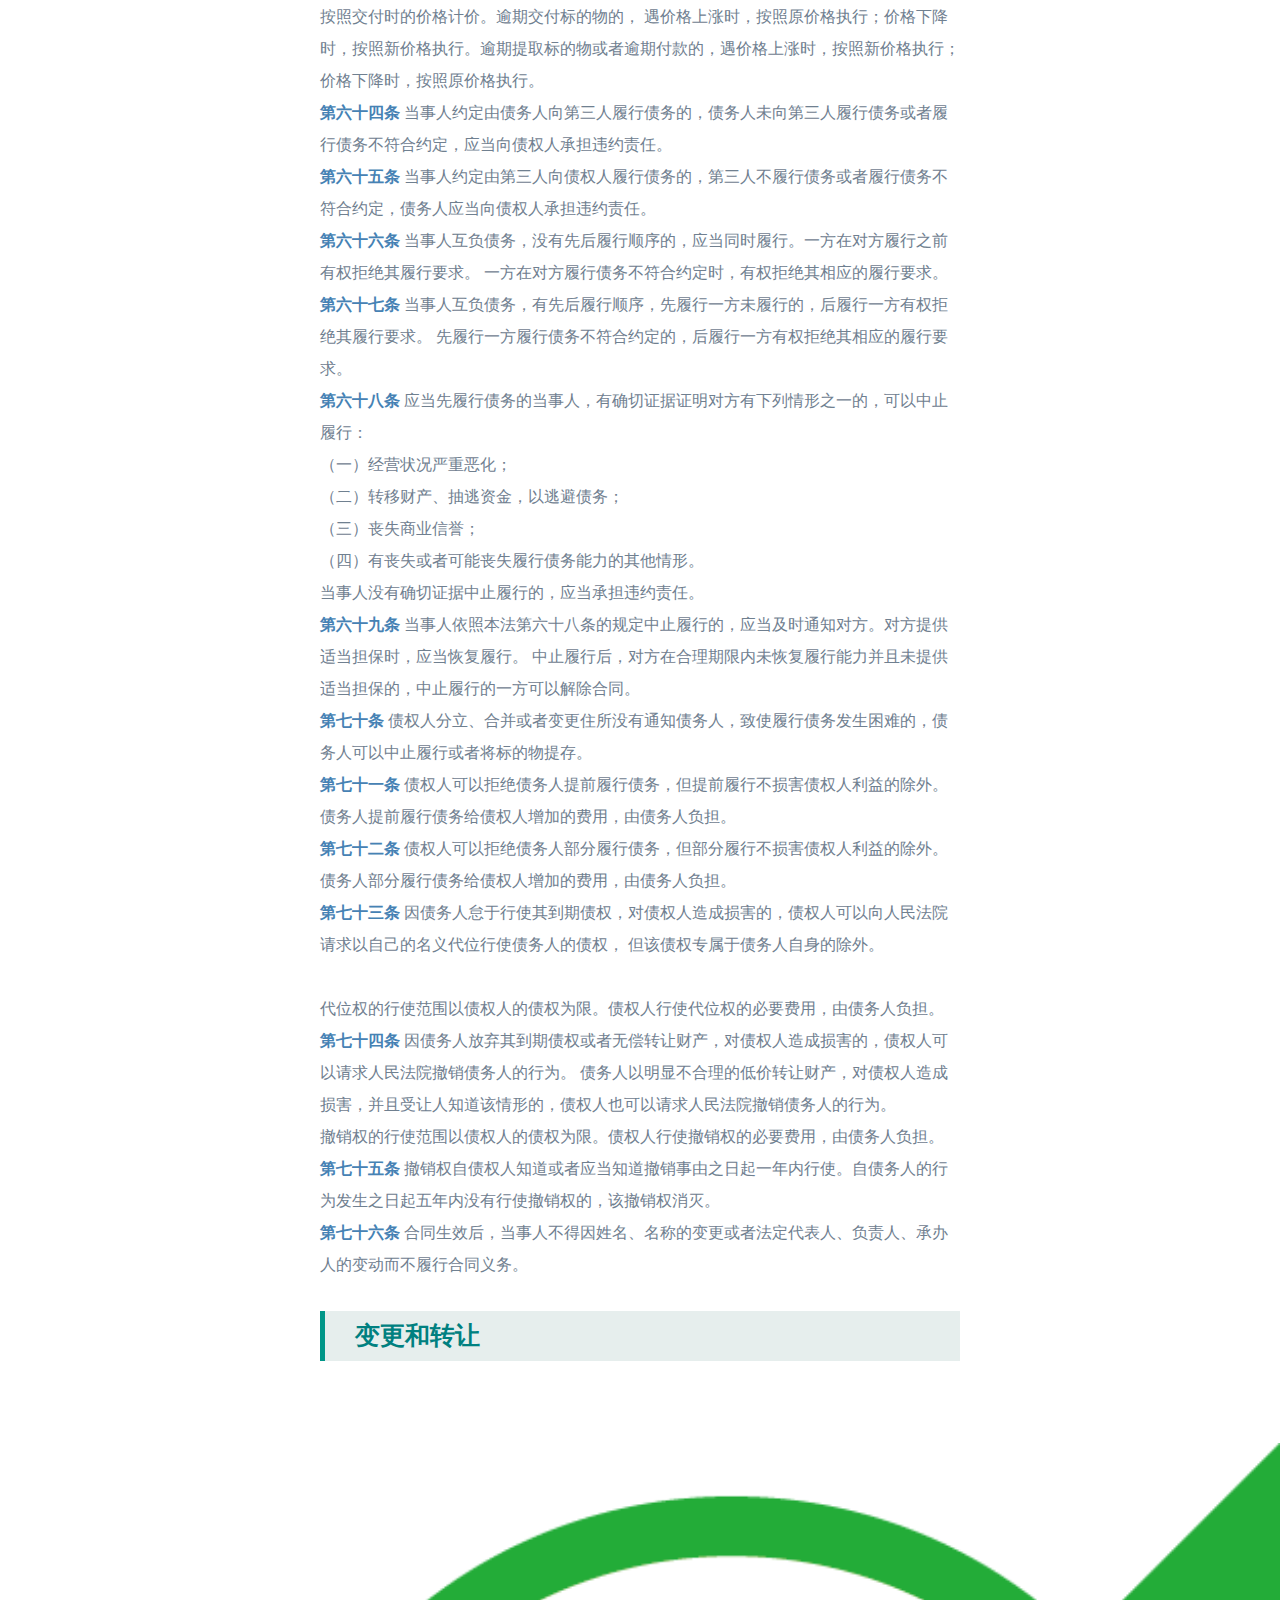
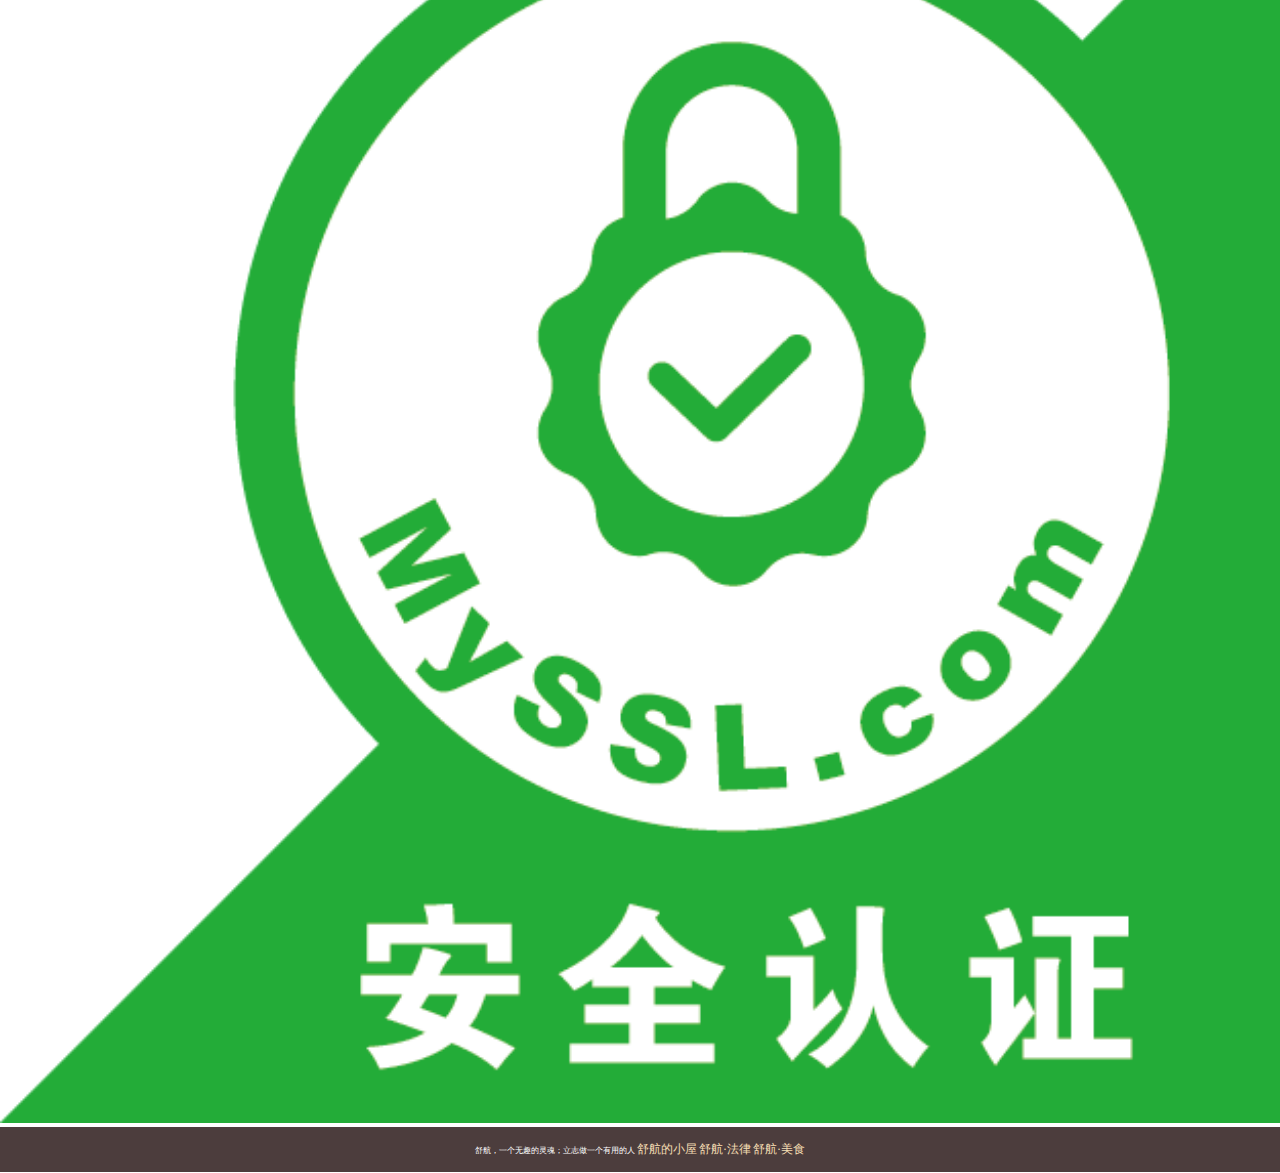
<file: contract.html>
<!DOCTYPE html>
<html>
	<head>
		<meta charset="utf-8">
		<title>合同法</title>
		<meta name="author" content="zhujunbo">
		<link rel="icon" type="image/gif" href="ghs.png"/>
		<meta name="viewport" content="width=device-width, initial-scale=1.0">
		<link rel="stylesheet" type="text/css" href="blog.css"/>
		<style type="text/css">
			
		</style>
	</head>
	<body>
		<header>
			<a href="blog.html">舒航·法律<h6 class="write">2021/10/10</h6></a>
		</header>
		<main>
			<div class="head headbg4">
				<span>中华人民共和国合同法</span>
				<h6>中华人民共和国的法律</h6>
			</div>
			<article>
				<section>
					<blockquote class="law-title">
						为了保护合同当事人的合法权益，维护社会经济秩序，促进社会主义现代化建设制定。
						由中华人民共和国第九届全国人民代表大会第二次会议于1999年3月15日通过，于1999年10月1日起施行。共计第二十三章四百二十八条。
						2020年5月28日，十三届全国人大三次会议表决通过了《中华人民共和国民法典》，自2021年1月1日起施行。
						《中华人民共和国合同法》同时废止。
					</blockquote>
					<p>
						<a href="#law-i" class="btn">一般规定</a>
						<a href="#law-ii" class="btn">合同的订立</a>
						<a href="#law-iii" class="btn">合同的效力</a>
						<a href="#law-iv" class="btn">合同的履行</a>
						<a href="#law-v" class="btn">变更和转让</a>
						<a href="#law-vi" class="btn">权利义务终止</a>
						<a href="#law-vii" class="btn">违约责任</a>
						<a href="#law-viii" class="btn">其他规定</a>
						<a href="#law-ix" class="btn">买卖合同</a>
						<a href="#law-x" class="btn">供用电合同</a>
						<a href="#law-xi" class="btn">赠与合同</a>
						<a href="#law-xii" class="btn">借款合同</a>
						<a href="#law-xiii" class="btn">租赁合同</a>
						<a href="#law-xiv" class="btn">融资租赁合同</a>
						<a href="#law-xv" class="btn">承揽合同</a>
						<a href="#law-xvi" class="btn">建设工程合同</a>
						<a href="#law-xvii" class="btn">运输合同</a>
						<a href="#law-xviii" class="btn">技术合同</a>
						<a href="#law-xix" class="btn">保管合同</a>
						<a href="#law-xx" class="btn">仓储合同</a>
						<a href="#law-xxi" class="btn">委托合同</a>
						<a href="#law-xxii" class="btn">行纪合同</a>
						<a href="#law-xxiii" class="btn">居间合同</a>
						<a href="#law-xxiv" class="btn">附则</a>
					</p>
					<h1>订立原则</h1>
					<div class="piece">
						<ol>
							<li>合同当事人的法律地位平等，一方不得将自己的意志强加给另一方。</li>
							<li>当事人依法享有自愿订立合同的权利，任何单位和个人不得非法干预</li>
							<li>当事人应当遵循公平原则确定各方的权利和义务。</li>
							<li>当事人行使权利、履行义务应当遵循诚实守信的原则。</li>
							<li>当事人订立、履行合同，应当遵循法律、行政法规，尊重社会公德，不得干扰社会经济秩序，损害社会公共利益。</li>
						</ol>
					</div>
					<h1>合同的含义</h1>
					<div class="piece">
						<p>双方或多方当事人（自然人或法人）关于建立、变更、消灭民事法律关系的协议。此类合同是产生债的一种最为普遍和重要的根据，
						故又称债权合同。《中华人民共和国合同法》所规定的经济合同，属于债权合同的范围。合同有时也泛指发生一定权利、义务的协议。
						又称契约。如买卖合同、师徒合同、劳动合同以及工厂与车间订立的承包合同等。</p>
					</div>
					<h1>合同的法律特征</h1>
					<div class="piece">
						<p>①合同是双方的法律行为。即需要两个或两个以上的当事人互为意思表示
						（意思表示就是将能够发生民事法律效果的意思表现于外部的行为）。②双方当事人意思表示须达成协议，即意思表示要一致。
						③合同系以发生、变更、终止民事法律关系为目的。④合同是当事人在符合法律规范要求条件下而达成的协议，故应为合法行为。</p>
						<p>合同一经成立即具有法律效力，在双方当事人之间就发生了权利、义务关系；或者使原有的民事法律关系发生变更或消灭。
						当事人一方或双方未按合同履行义务，就要依照合同或法律承担违约责任。</p>
					</div>
					<h1>合同的分类</h1>
					<div class="piece">
						<p>根据不同的分类标准可以划分为：</p>
						<h4 class="hline">计划合同与普通合同</h4>
						<p>凡直接根据国家经济计划而签订的合同，称为计划合同。如企业法人根据国家计划签订的购销合同、建设工程承包合同等。
						普通合同亦称非计划合同，不以国家计划为合同成立的前提。公民间的合同是典型的非计划合同。中国经济体制改革以来，
						计划合同日趋减少。在社会主义市场经济条件下，计划合同已被控制在很小范围之内。</p>
						<h4 class="hline">双务合同与单务合同</h4>
						<p>双务合同即缔约双方相互负担义务，双方的义务与权利相互关联、互为因果的合同。如买卖合同、承揽合同等。
						单务合同指仅由当事人一方负担义务，而他方只享有权利的合同。如赠与、无息借贷、无偿保管等合同为典型的单务合同。</p>
						<h4 class="hline">有偿合同与无偿合同</h4>
						<p>有偿合同为合同当事人一方因取得权利需向对方偿付一定代价的合同。无偿合同即当事人一方只取得权利而不偿付代价的合同，
						故又称恩惠合同。前者如买卖、互易合同等，后者如赠与、使用合同等。</p>
						<h4 class="hline">诺成合同与实践合同</h4>
						<p>以当事人双方意思表示一致，合同即告成立的，为诺成合同。除双方当事人意思表示一致外，尚须实物给付，
						合同始能成立，为实践合同，亦称要物合同。</p>
						<h4 class="hline">要式合同与非要式合同</h4>
						<p>凡合同成立须依特定形式始为有效的，为要式合同；反之，为非要式合同。《中华人民共和国经济合同法》规定，
						法人之间的合同除即时清结者外，应当以书面形式订立。公民间房屋买卖合同除用书面形式订立外，尚须在国家主管机关登记过户。</p>
						<h4 class="hline">主合同与从合同</h4>
						<p>凡不依他种合同的存在为前提而能独立成立的合同，称为主合同。凡必须以他种合同的存在为前提始能成立的合同，称为从合同。
						例如债权合同为主合同，</p>
						<p>保证该合同债务之履行的保证合同为从合同。从合同以主合同的存在为前提，故主合同消灭时，从合同原则上亦随之消灭。
						反之，从合同的消灭，并不影响主合同的效力。</p>
					</div>
					<h1>本约与预约</h1>
					<div class="piece">
						<p>约定将来订立一定合同的协议为预约。嗣后履行预约而订立的合同为本约，即本合同。凡订有预约的，
						即负有订立本合同的义务，违背预约而使对方遭受损失时亦应负民事责任。</p>
						<h4 class="hline">其他合同</h4>
						<p>通常合同当事人均为自己或自己的被代理人取得一定权利而缔结合同。但在某些情况下，缔结合同的一方是为第三人取得权利或利益的，
						从而赋予第三人对债务人的独立请求权，故称为第三人利益缔结的合同。依据法律或合同规定向受益人给付保险金额的人寿保险合同，
						是典型的为第三人利益订立的合同，因被保险人死亡后，受益人为第三人。此外，合同还可分为总合同与分合同；要因合同与不要因合同；
						有名合同与无名合同等。</p>
					</div>
					<h1>合同的条款</h1>
					<div class="piece">
						<p>可分为基本条款和普通条款，又称必要条款和一般条款。当事人对必要条款达成协议的，合同即为成立；反之，合同不能成立。
						确定合同必要条款的根据有3种：①根据法律规定。凡是法律对合同的必要条款有明文规定，应根据法律规定。②根据合同的性质确定。
						法律对合同的必要条款没有明文规定的，可以根据合同的性质确定。例如买卖合同的标的物、价款是买卖合同的必要条款。
						③根据当事人的意愿确定。除法律规定和据合同的性质确定的必要条款以外，当事人一方要求必须规定的条款，也是必要条款。
						例如当事人一方对标的物的包装有特别要求而必须达成协议的条款，就是必要条款。合同条款除必要条款之外，
						还有其他条款，即一般条款。一般条款在合同中是否加以规定，不会影响合同的成立。将合同条款规定得具体详明，
						有利于明确合同双方的权利、义务和合同的履行。</p>
					</div>
					<h1>合同的签订</h1>
					<div class="piece">
						<p>一般要经过要约和承诺两个步骤。</p>
						<h4 class="hline">要约</h4>
						<p>为当事人一方向他方提出订立合同的要求或建议。提出要约的一方称要约人。在要约里，要约人除表示欲签订合同的愿望外，
						还必须明确提出足以决定合同内容的基本条款。要约可以向特定的人提出，亦可向不特定的人提出。要约人可以规定要约承诺期限，
						即要约的有效期限。在要约的有效期限内，要约人受其要约的约束，即有与接受要约者订立合同的义务；出卖特定物的要约人，
						不得再向第三人提出同样的要约或订立同样的合同。要约没有规定承诺期限的，可按通常合理的时间确定。
						对于超过承诺期限或已被撤销的要约，要约人则不受其拘束。</p>
						<h4 class="hline">承诺</h4>
						<p>为当事人一方对他方提出的要约表示完全同意。同意要约的一方称要约受领人，或受要约人。受要约人对要约表示承诺，
						其合同即告成立，受要约人就要承担履行合同的义务。对要约内容的扩张、限制或变更的承诺，一般可视为拒绝要约而为新的要约，
						对方承诺新要约，合同即成立。</p>
						<h3>合同的形式</h3>
						<p>即合同双方当事人关于建立合同关系的意思表示的方式。中国的合同形式有口头合同、书面合同和经公证、
						鉴证或审核批准的书面合同等。</p>
						<h4 class="hline">口头合同</h4>
						<p>是以口头的（包括电话等）意思表示方式而建立的合同。但发生纠纷时，难以举证和分清责任。
						不少国家对于责任重大的或一定金额以上的合同，限制使用口头形式。</p>
						<h4 class="hline">书面合同</h4>
						<p>即以文字的意思表示方式（包括书信、电报、契券等）而订立的合同，或者把口头的协议作成书契、备忘录等。
						书面形式有利于分清是非责任、督促当事人履行合同。中国法律要求法人之间的合同除即时清结者外，应以书面形式签订。
						其他国家也有适用书面合同的规定。</p>
						<h4 class="hline">经公证、鉴证或审核批准的合同</h4>
						<p>①合同公证是国家公证机关根据合同当事人的申请，对合同的真实性及合法性所作的证明。经公证的合同，
						具有较强的证据效力，可作为法院判决或强制执行的根据。对于依法或依约定须经公证的合同，不经公证则合同无效。</p>
						<p>②合同鉴证是中国工商行政管理机关和国家经济主管部门，应合同当事人的申请，依照法定程序，对当事人之间的合同进行的鉴证。
						鉴证机关认为合同内容有修改的必要时，有权要求当事人双方予以改正。鉴证机关还有监督合同履行的权利，故鉴证具有行政监督的特点。
						目前中国合同鉴证除部门或地方性法规有明确规定的以外，一般由当事人自愿决定是否鉴证。</p>
						<p>③合同的审核批准，指按照国家法律或主管机关的规定，某类合同或一定金额以上的合同，必须经主管机关或上级机关的审核批准时，
						这类合同非经上述单位审核批准不能生效。例如，对外贸易合同即应依法进行审批程序。</p>
					</div>
					<h1>合同的变更或解除</h1>
					<div class="piece">
						<p>即对已经成立的合同内容的部分修改、补充或全部取消。合同一方因故需要修改、补充合同某些条款或解除合同关系时，
						必须征得对方同意。亦即以双方达成的新协议，变更或解除原来的旧协议。变更、解除合同的新协议，仍按原合同的形式办理。</p>
						<p>在法律或合同明确规定的情况下，如当事人一方不履行或不适当履行合同义务时，另一方有权解除合同。
						故合同可由当事人一方行使解除权而消灭。《中华人民共和国经济合同法》规定，如由于合同所依据的国家计划被修改或取消，
						由于行政命令企业必须关闭、停产或转产，由于不可抗力以及由于一方违约致使合同不能履行或履行已无必要时，
						允许当事人一方及时通知他方变更或解除合同。</p>
					</div>
				</section>
				<section class="law">
					<h1>《正文条例》</h1>
					<h2 id="law-i">一般规定</h2>
					<p>
						<span class="item">第一条</span>
						为了保护合同当事人的合法权益，维护社会经济秩序，促进社会主义现代化建设，制定本法。
					</p>
					<p>
						<span class="item">第二条</span>
						本法所称合同是平等主体的自然人、法人、其他组织之间设立、变更、终止民事权利义务关系的协议。
					</p>
					<p>婚姻、收养、监护等有关身份关系的协议，适用其他法律的规定。</p>
					<p>
						<span class="item">第三条</span>
						合同当事人的法律地位平等，一方不得将自己的意志强加给另一方。
					</p>
					<p>
						<span class="item">第四条</span>
						当事人依法享有自愿订立合同的权利，任何单位和个人不得非法干预。
					</p>
					<p>
						<span class="item">第五条</span>
						当事人应当遵循公平原则确定各方的权利和义务。
					</p>
					<p>
						<span class="item">第六条</span>
						当事人行使权利、履行义务应当遵循诚实信用原则。
					</p>
					<p>
						<span class="item">第七条</span>
						当事人订立、履行合同，应当遵守法律、行政法规，尊重社会公德，不得扰乱社会经济秩序，损害社会公共利益。
					</p>
					<p>
						<span class="item">第八条</span>
						依法成立的合同，对当事人具有法律约束力。当事人应当按照约定履行自己的义务，不得擅自变更或者解除合同。
					</p>
					<p>依法成立的合同，受法律保护。
					</p>
					<h2 id="law-ii">合同的订立</h2>
					<p>
						<span class="item">第九条</span>
						当事人订立合同，应当具有相应的民事权利能力和民事行为能力。
					</p>
					<p>当事人依法可以委托代理人订立合同。</p>
					<p>
						<span class="item">第十条</span>
						当事人订立合同，有书面形式、口头形式和其他形式。
					</p>
					<p>法律、行政法规规定采用书面形式的，应当采用书面形式。当事人约定采用书面形式的，应当采用书面形式。</p>
					<p>
						<span class="item">第十一条</span>
						书面形式是指合同书、信件和数据电文（包括电报、电传、传真、电子数据交换和电子邮件）等可以有形地表现所载内容的形式。
					</p>
					<p>
						<span class="item">第十二条</span>
						合同的内容由当事人约定，一般包括以下条款：
					</p>
					<p>（一）当事人的名称或者姓名和住所；</p>
					<p>（二）标的；</p>
					<p>（三）数量；</p>
					<p>（四）质量；</p>
					<p>（五）价款或者报酬；</p>
					<p>（六）履行期限、地点和方式；</p>
					<p>（七）违约责任；</p>
					<p>（八）解决争议的方法。</p>
					<p>当事人可以参照各类合同的示范文本订立合同。</p>
					<p>
						<span class="item">第十三条</span>
						当事人订立合同，采取要约、承诺方式。
					</p>
					<p>
						<span class="item">第十四条</span>
						要约是希望和他人订立合同的意思表示，该意思表示应当符合下列规定：
					</p>
					<p>（一）内容具体确定；</p>
					<p>（二）表明经受要约人承诺，要约人即受该意思表示约束。</p>
					<p>
						<span class="item">第十五条</span>
						要约邀请是希望他人向自己发出要约的意思表示。寄送的价目表、拍卖公告、招标公告、招股说明书、商业广告等为要约邀请。
					</p>
					<p>商业广告的内容符合要约规定的，视为要约。</p>
					<p>
						<span class="item">第十六条</span>
						要约到达受要约人时生效。
					</p>
					<p>采用数据电文形式订立合同，收件人指定特定系统接收数据电文的，该数据电文进入该特定系统的时间，视为到达时间；</p>
					<p>未指定特定系统的，该数据电文进入收件人的任何系统的首次时间，视为到达时间。</p>
					<p>
						<span class="item">第十七条</span>
						要约可以撤回。撤回要约的通知应当在要约到达受要约人之前或者与要约同时到达受要约人。
					</p>
					<p>
						<span class="item">第十八条</span>
						要约可以撤销。撤销要约的通知应当在受要约人发出承诺通知之前到达受要约人。
					</p>
					<p>
						<span class="item">第十九条</span>
						有下列情形之一的，要约不得撤销：
					</p>
					<p>（一）要约人确定了承诺期限或者以其他形式明示要约不可撤销；</p>
					<p>（二）受要约人有理由认为要约是不可撤销的，并已经为履行合同作了准备工作。</p>
					<p>
						<span class="item">第二十条</span>
						有下列情形之一的，要约失效：
					</p>
					<p>（一）拒绝要约的通知到达要约人；</p>
					<p>（二）要约人依法撤销要约；</p>
					<p>（三）承诺期限届满，受要约人未作出承诺；</p>
					<p>（四）受要约人对要约的内容作出实质性变更。</p>
					<p>
						<span class="item">第二十一条</span>
						承诺是受要约人同意要约的意思表示。
					</p>
					<p>
						<span class="item">第二十二条</span>
						承诺应当以通知的方式作出，但根据交易习惯或者要约表明可以通过行为作出承诺的除外。
					</p>
					<p>
						<span class="item">第二十三条</span>
						承诺应当在要约确定的期限内到达要约人。
					</p>
					<p>要约没有确定承诺期限的，承诺应当依照下列规定到达：</p>
					<p>（一）要约以对话方式作出的，应当即时作出承诺，但当事人另有约定的除外；</p>
					<p>（二）要约以非对话方式作出的，承诺应当在合理期限内到达。</p>
					<p>
						<span class="item">第二十四条</span>
						要约以信件或者电报作出的，承诺期限自信件载明的日期或者电报交发之日开始计算。信件未载明日期的，
						自投寄该信件的邮戳日期开始计算。要约以电话、传真等快速通讯方式作出的，承诺期限自要约到达受要约人时开始计算。
					</p>
					<p>
						<span class="item">第二十五条</span>
						承诺生效时合同成立。
					</p>
					<p>
						<span class="item">第二十六条</span>
						承诺通知到达要约人时生效。承诺不需要通知的，根据交易习惯或者要约的要求作出承诺的行为时生效。
					</p>
					<p>采用数据电文形式订立合同的，承诺到达的时间适用本法第十六条第二款的规定。</p>
					<p>
						<span class="item">第二十七条</span>
						承诺可以撤回。撤回承诺的通知应当在承诺通知到达要约人之前或者与承诺通知同时到达要约人。
					</p>
					<p>
						<span class="item">第二十八条</span>
						受要约人超过承诺期限发出承诺的，除要约人及时通知受要约人该承诺有效的以外，为新要约。
					</p>
					<p>
						<span class="item">第二十九条</span>
						受要约人在承诺期限内发出承诺，按照通常情形能够及时到达要约人，但因其他原因承诺到达要约人时超过承诺期限的，
						除要约人及时通知受要约人因承诺超过期限不接受该承诺的以外，该承诺有效。
					</p>
					<p>
						<span class="item">第三十条</span>
						承诺的内容应当与要约的内容一致。受要约人对要约的内容作出实质性变更的，为新要约。
						有关合同标的、数量、质量、价款或者报酬、履行期限、履行地点和方式、违约责任和解决争议方法等的变更，是对要约内容的实质性变更。
					</p>
					<p>
						<span class="item">第三十一条</span>
						承诺对要约的内容作出非实质性变更的，除要约人及时表示反对或者要约表明承诺不得对要约的内容作出任何变更的以外，
						该承诺有效，合同的内容以承诺的内容为准。
					</p>　
					<p>
						<span class="item">第三十二条</span>
						当事人采用合同书形式订立合同的，自双方当事人签字或者盖章时合同成立。
					</p>
					<p>
						<span class="item">第三十三条</span>
						当事人采用信件、数据电文等形式订立合同的，可以在合同成立之前要求签订确认书。签订确认书时合同成立。
					</p>
					<p>
						<span class="item">第三十四条</span>
						承诺生效的地点为合同成立的地点。
					</p>
					<p>采用数据电文形式订立合同的，收件人的主营业地为合同成立的地点；没有主营业地的，其经常居住地为合同成立的地点。
					当事人另有约定的，按照其约定。</p>
					<p>
						<span class="item">第三十五条</span>
						当事人采用合同书形式订立合同的，双方当事人签字或者盖章的地点为合同成立的地点。
					</p>
					<p>
						<span class="item">第三十六条</span>
						法律、行政法规规定或者当事人约定采用书面形式订立合同，当事人未采用书面形式但一方已经履行主要义务，
						对方接受的，该合同成立。
					</p>
					<p>
						<span class="item">第三十七条</span>
						采用合同书形式订立合同，在签字或者盖章之前，当事人一方已经履行主要义务，对方接受的，该合同成立。
					</p>
					<p>
						<span class="item">第三十八条</span>
						国家根据需要下达指令性任务或者国家订货任务的，有关法人、其他组织之间应当依照有关法律、行政法规规定的权利和义务订立合同。
					</p>
					<p>
						<span class="item">第三十九条</span>
						采用格式条款订立合同的，提供格式条款的一方应当遵循公平原则确定当事人之间的权利和义务，
						并采取合理的方式提请对方注意免除或者限制其责任的条款，按照对方的要求，对该条款予以说明。
					</p>
					<p>格式条款是当事人为了重复使用而预先拟定，并在订立合同时未与对方协商的条款。</p>
					<p>
						<span class="item">第四十条</span>
						格式条款具有本法第五十二条和第五十三条规定情形的，或者提供格式条款一方免除其责任、加重对方责任、 
						排除对方主要权利的，该条款无效。
					</p>
					<p>
						<span class="item">第四十一条</span>
						对格式条款的理解发生争议的，应当按照通常理解予以解释。对格式条款有两种以上解释的，应当作出不利于提供格式条款一方的解释。
						格式条款和非格式条款不一致的，应当采用非格式条款。
					</p>
					<p>
						<span class="item">第四十二条</span>
						当事人在订立合同过程中有下列情形之一，给对方造成损失的，应当承担损害赔偿责任：
					</p>
					<p>（一）假借订立合同，恶意进行磋商；</p>
					<p>（二）故意隐瞒与订立合同有关的重要事实或者提供虚假情况；</p>
					<p>（三）有其他违背诚实信用原则的行为。</p>
					<p>
						<span class="item">第四十三条</span>
						当事人在订立合同过程中知悉的商业秘密，无论合同是否成立，不得泄露或者不正当地使用。
						泄露或者不正当地使用该商业秘密给对方造成损失的，应当承担损害赔偿责任。
					</p>
					<h2 id="law-iii">合同的效力</h2>
					<p>
						<span class="item">第四十四条</span>
						依法成立的合同，自成立时生效。
					</p>
					<p>法律、行政法规规定应当办理批准、登记等手续生效的，依照其规定。</p>
					<p>
						<span class="item">第四十五条</span>
						当事人对合同的效力可以约定附条件。附生效条件的合同，自条件成就时生效。附解除条件的合同，自条件成就时失效。
					</p>
					<p>当事人为自己的利益不正当地阻止条件成就的，视为条件已成就；不正当地促成条件成就的，视为条件不成就。</p>
					<p>
						<span class="item">第四十六条</span>
						当事人对合同的效力可以约定附期限。附生效期限的合同，自期限届至时生效。附终止期限的合同，自期限届满时失效。
					</p>
					<p>
						<span class="item">第四十七条</span>
						限制民事行为能力人订立的合同，经法定代理人追认后，该合同有效，但纯获利益的合同或者与其年龄、智力、
						精神健康状况相适应而订立的合同，不必经法定代理人追认。
					</p>
					<p>相对人可以催告法定代理人在一个月内予以追认。法定代理人未作表示的，视为拒绝追认。合同被追认之前，
					善意相对人有撤销的权利。撤销应当以通知的方式作出。</p>
					<p>
						<span class="item">第四十八条</span>
						行为人没有代理权、超越代理权或者代理权终止后以被代理人名义订立的合同，未经被代理人追认，对被代理人不发生效力，由行为人承担责任。
					</p>
					<p>相对人可以催告被代理人在一个月内予以追认。被代理人未作表示的，视为拒绝追认。合同被追认之前，善意相对人有撤销的权利。
					撤销应当以通知的方式作出。</p>
					<p>
						<span class="item">第四十九条</span>
						行为人没有代理权、超越代理权或者代理权终止后以被代理人名义订立合同，相对人有理由相信行为人有代理权的，该代理行为有效。
					</p>
					<p>
						<span class="item">第五十条</span>
						法人或者其他组织的法定代表人、负责人超越权限订立的合同，除相对人知道或者应当知道其超越权限的以外，该代表行为有效。
					</p>
					<p>
						<span class="item">第五十一条</span>
						无处分权的人处分他人财产，经权利人追认或者无处分权的人订立合同后取得处分权的，该合同有效。
					</p>
					<p>
						<span class="item">第五十二条</span>
						有下列情形之一的，合同无效：
					</p>
					<p>（一）一方以欺诈、胁迫的手段订立合同，损害国家利益；</p>
					<p>（二）恶意串通，损害国家、集体或者第三人利益；</p>
					<p>（三）以合法形式掩盖非法目的；</p>
					<p>（四）损害社会公共利益；</p>
					<p>（五）违反法律、行政法规的强制性规定。</p>
					<p>
						<span class="item">第五十三条</span>
						合同中的下列免责条款无效：
					</p>
					<p>（一）造成对方人身伤害的；</p>
					<p>（二）因故意或者重大过失造成对方财产损失的。</p>	
					<p>
						<span class="item">第五十四条</span>
						下列合同，当事人一方有权请求人民法院或者仲裁机构变更或者撤销：
					</p>
					<p>（一）因重大误解订立的；</p>
					<p>（二）在订立合同时显失公平的。</p>
					<p>一方以欺诈、胁迫的手段或者乘人之危，使对方在违背真实意思的情况下订立的合同，
					受损害方有权请求人民法院或者仲裁机构变更或者撤销。</p>
					<p>当事人请求变更的，人民法院或者仲裁机构不得撤销。</p>
					<p>
						<span class="item">第五十五条</span>
						有下列情形之一的，撤销权消灭：
					</p>
					<p>（一）具有撤销权的当事人自知道或者应当知道撤销事由之日起一年内没有行使撤销权；</p>
					<p>（二）具有撤销权的当事人知道撤销事由后明确表示或者以自己的行为放弃撤销权。</p>
					<p>
						<span class="item">第五十六条</span>
						无效的合同或者被撤销的合同自始没有法律约束力。合同部分无效，不影响其他部分效力的，其他部分仍然有效。
					</p>
					<p>
						<span class="item">第五十七条</span>
						合同无效、被撤销或者终止的，不影响合同中独立存在的有关解决争议方法的条款的效力。
					</p>
					<p>
						<span class="item">第五十八条</span>
						合同无效或者被撤销后，因该合同取得的财产，应当予以返还；不能返还或者没有必要返还的，应当折价补偿。
						有过错的一方应当赔偿对方因此所受到的损失，双方都有过错的，应当各自承担相应的责任。
					</p>
					<p>
						<span class="item">第五十九条</span>
						当事人恶意串通，损害国家、集体或者第三人利益的，因此取得的财产收归国家所有或者返还集体、第三人。
					</p>
					<h2 id="law-iv">合同的履行</h2>
					<p>
						<span class="item">第六十条</span>
						当事人应当按照约定全面履行自己的义务。
					</p>
					<p>当事人应当遵循诚实信用原则，根据合同的性质、目的和交易习惯履行通知、协助、保密等义务。</p>
					<p>
						<span class="item">第六十一条</span>
						合同生效后，当事人就质量、价款或者报酬、履行地点等内容没有约定或者约定不明确的，可以协议补充；
						不能达成补充协议的，按照合同有关条款或者交易习惯确定。
					</p>
					<p>
						<span class="item">第六十二条</span>
						当事人就有关合同内容约定不明确，依照本法第六十一条的规定仍不能确定的，适用下列规定：
					</p>
					<p>（一）质量要求不明确的，按照国家标准、行业标准履行；没有国家标准、行业标准的，按照通常标准或者符合合同目的的特定标准履行。</p>
					<p>（二）价款或者报酬不明确的，按照订立合同时履行地的市场价格履行；依法应当执行政府定价或者政府指导价的，按照规定履行。</p>
					<p>（三）履行地点不明确，给付货币的，在接受货币一方所在地履行；交付不动产的，在不动产所在地履行；其他标的，
					在履行义务一方所在地履行。</p>
					<p>（四）履行期限不明确的，债务人可以随时履行，债权人也可以随时要求履行，但应当给对方必要的准备时间。</p>
					<p>（五）履行方式不明确的，按照有利于实现合同目的的方式履行。</p>
					<p>（六）履行费用的负担不明确的，由履行义务一方负担。</p>
					<p>
						<span class="item">第六十三条</span>
						执行政府定价或者政府指导价的，在合同约定的交付期限内政府价格调整时，按照交付时的价格计价。逾期交付标的物的，
						遇价格上涨时，按照原价格执行；价格下降时，按照新价格执行。逾期提取标的物或者逾期付款的，遇价格上涨时，按照新价格执行；
						价格下降时，按照原价格执行。
					</p>
					<p>
						<span class="item">第六十四条</span>
						当事人约定由债务人向第三人履行债务的，债务人未向第三人履行债务或者履行债务不符合约定，应当向债权人承担违约责任。
					</p>
					<p>
						<span class="item">第六十五条</span>
						当事人约定由第三人向债权人履行债务的，第三人不履行债务或者履行债务不符合约定，债务人应当向债权人承担违约责任。
					</p>
					<p>
						<span class="item">第六十六条</span>
						当事人互负债务，没有先后履行顺序的，应当同时履行。一方在对方履行之前有权拒绝其履行要求。
						一方在对方履行债务不符合约定时，有权拒绝其相应的履行要求。
					</p>
					<p>
						<span class="item">第六十七条</span>
						当事人互负债务，有先后履行顺序，先履行一方未履行的，后履行一方有权拒绝其履行要求。
						先履行一方履行债务不符合约定的，后履行一方有权拒绝其相应的履行要求。
					</p>
					<p>
						<span class="item">第六十八条</span>
						应当先履行债务的当事人，有确切证据证明对方有下列情形之一的，可以中止履行：
					</p>
					<p>（一）经营状况严重恶化；</p>
					<p>（二）转移财产、抽逃资金，以逃避债务；</p>
					<p>（三）丧失商业信誉；</p>
					<p>（四）有丧失或者可能丧失履行债务能力的其他情形。</p>
					<p>当事人没有确切证据中止履行的，应当承担违约责任。</p>
					<p>
						<span class="item">第六十九条</span>
						当事人依照本法第六十八条的规定中止履行的，应当及时通知对方。对方提供适当担保时，应当恢复履行。
						中止履行后，对方在合理期限内未恢复履行能力并且未提供适当担保的，中止履行的一方可以解除合同。
					</p>
					<p>
						<span class="item">第七十条</span>
						债权人分立、合并或者变更住所没有通知债务人，致使履行债务发生困难的，债务人可以中止履行或者将标的物提存。
					</p>
					<p>
						<span class="item">第七十一条</span>
						债权人可以拒绝债务人提前履行债务，但提前履行不损害债权人利益的除外。
					</p><!-- <span class="item"></span> -->
					<p>债务人提前履行债务给债权人增加的费用，由债务人负担。</p>
					<p>
						<span class="item">第七十二条</span>
						债权人可以拒绝债务人部分履行债务，但部分履行不损害债权人利益的除外。
					</p>
					<p>债务人部分履行债务给债权人增加的费用，由债务人负担。</p>
					<p>
						<span class="item">第七十三条</span>
						因债务人怠于行使其到期债权，对债权人造成损害的，债权人可以向人民法院请求以自己的名义代位行使债务人的债权，
						但该债权专属于债务人自身的除外。
					</p>　
					<p>代位权的行使范围以债权人的债权为限。债权人行使代位权的必要费用，由债务人负担。</p>
					<p>
						<span class="item">第七十四条</span>
						因债务人放弃其到期债权或者无偿转让财产，对债权人造成损害的，债权人可以请求人民法院撤销债务人的行为。
						债务人以明显不合理的低价转让财产，对债权人造成损害，并且受让人知道该情形的，债权人也可以请求人民法院撤销债务人的行为。
					</p>
					<p>撤销权的行使范围以债权人的债权为限。债权人行使撤销权的必要费用，由债务人负担。</p>
					<p>
						<span class="item">第七十五条</span>
						撤销权自债权人知道或者应当知道撤销事由之日起一年内行使。自债务人的行为发生之日起五年内没有行使撤销权的，该撤销权消灭。
					</p>
					<p>
						<span class="item">第七十六条</span>
						合同生效后，当事人不得因姓名、名称的变更或者法定代表人、负责人、承办人的变动而不履行合同义务。
					</p>
					<h2 id="law-v">变更和转让</h2>
					　
					　
					
					　
					
					　
					
					　
					
					　
					　
					
				</section>
			</article>
		</main>
		<img src="anq.png" class="ftimg">
		<footer>
			舒航，一个无趣的灵魂；立志做一个有用的人 
			<a href="index.html">舒航的小屋</a>
			<a href="blog.html">舒航·法律</a>
			<a href="#">舒航·美食</a>
			</footer>
	</body>
</html>
</file>
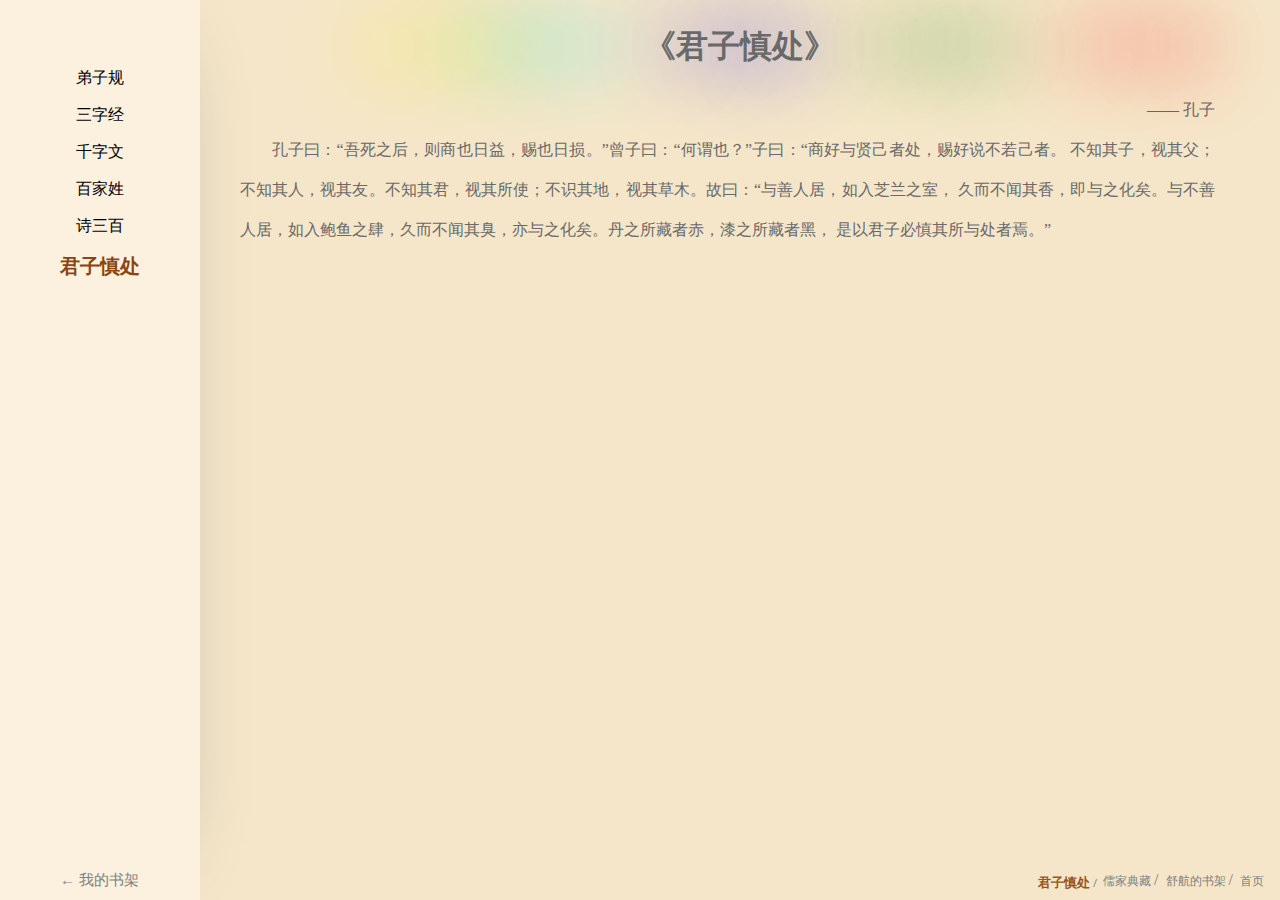
<file: gentleman.html>
<!DOCTYPE html>
<html>
	<head>
		<meta charset="utf-8">
		<title>君子慎处</title>
			<meta name="author" content="zhujunbo">
			<link rel="icon" type="image/gif" href="orbook.png"/>
			<meta name="viewport" content="width=device-width, initial-scale=1.0">
			<link rel="stylesheet" type="text/css" href="book.css"/>
		</head>
		<body>
			<div class="left  bg4_a">
				<ul>
				  <li><a href="dizigui.html">弟子规</a></li>
				  <li><a href="sanzj.html">三字经</a></li>
				  <li><a href="">千字文</a></li>
				  <li><a href="">百家姓</a></li>
				  <li><a href="">诗三百</a></li>
				  <li><a href="gentleman.html" class="active act-x">君子慎处</a></li>
				</ul>
				<a href="shelf.html" class="return">&larr; 我的书架</a>
			</div>
			<div class="main  bg4">
				<audio src="千与千寻.mp3" controls  autoplay="autoplay" loop="loop"></audio>
				<h1 class="title fivetit">《君子慎处》</h1>
				<div class="contain scroll4">
					<p>—— 孔子</p>
					<p>孔子曰：“吾死之后，则商也日益，赐也日损。”曾子曰：“何谓也？”子曰：“商好与贤己者处，赐好说不若己者。
					不知其子，视其父；不知其人，视其友。不知其君，视其所使；不识其地，视其草木。故曰：“与善人居，如入芝兰之室，
					久而不闻其香，即与之化矣。与不善人居，如入鲍鱼之肆，久而不闻其臭，亦与之化矣。丹之所藏者赤，漆之所藏者黑，
					是以君子必慎其所与处者焉。”</p>
				</div>
				<ul class="breadcrumb">
				  <li><a href="index.html">首页</a></li>
				  <li><a href="shelf.html">舒航的书架</a></li>
				  <li><a href="#">儒家典藏</a></li>
				  <li class="active">君子慎处</li>
				</ul>
			</div>
	</body>
</html>
</file>
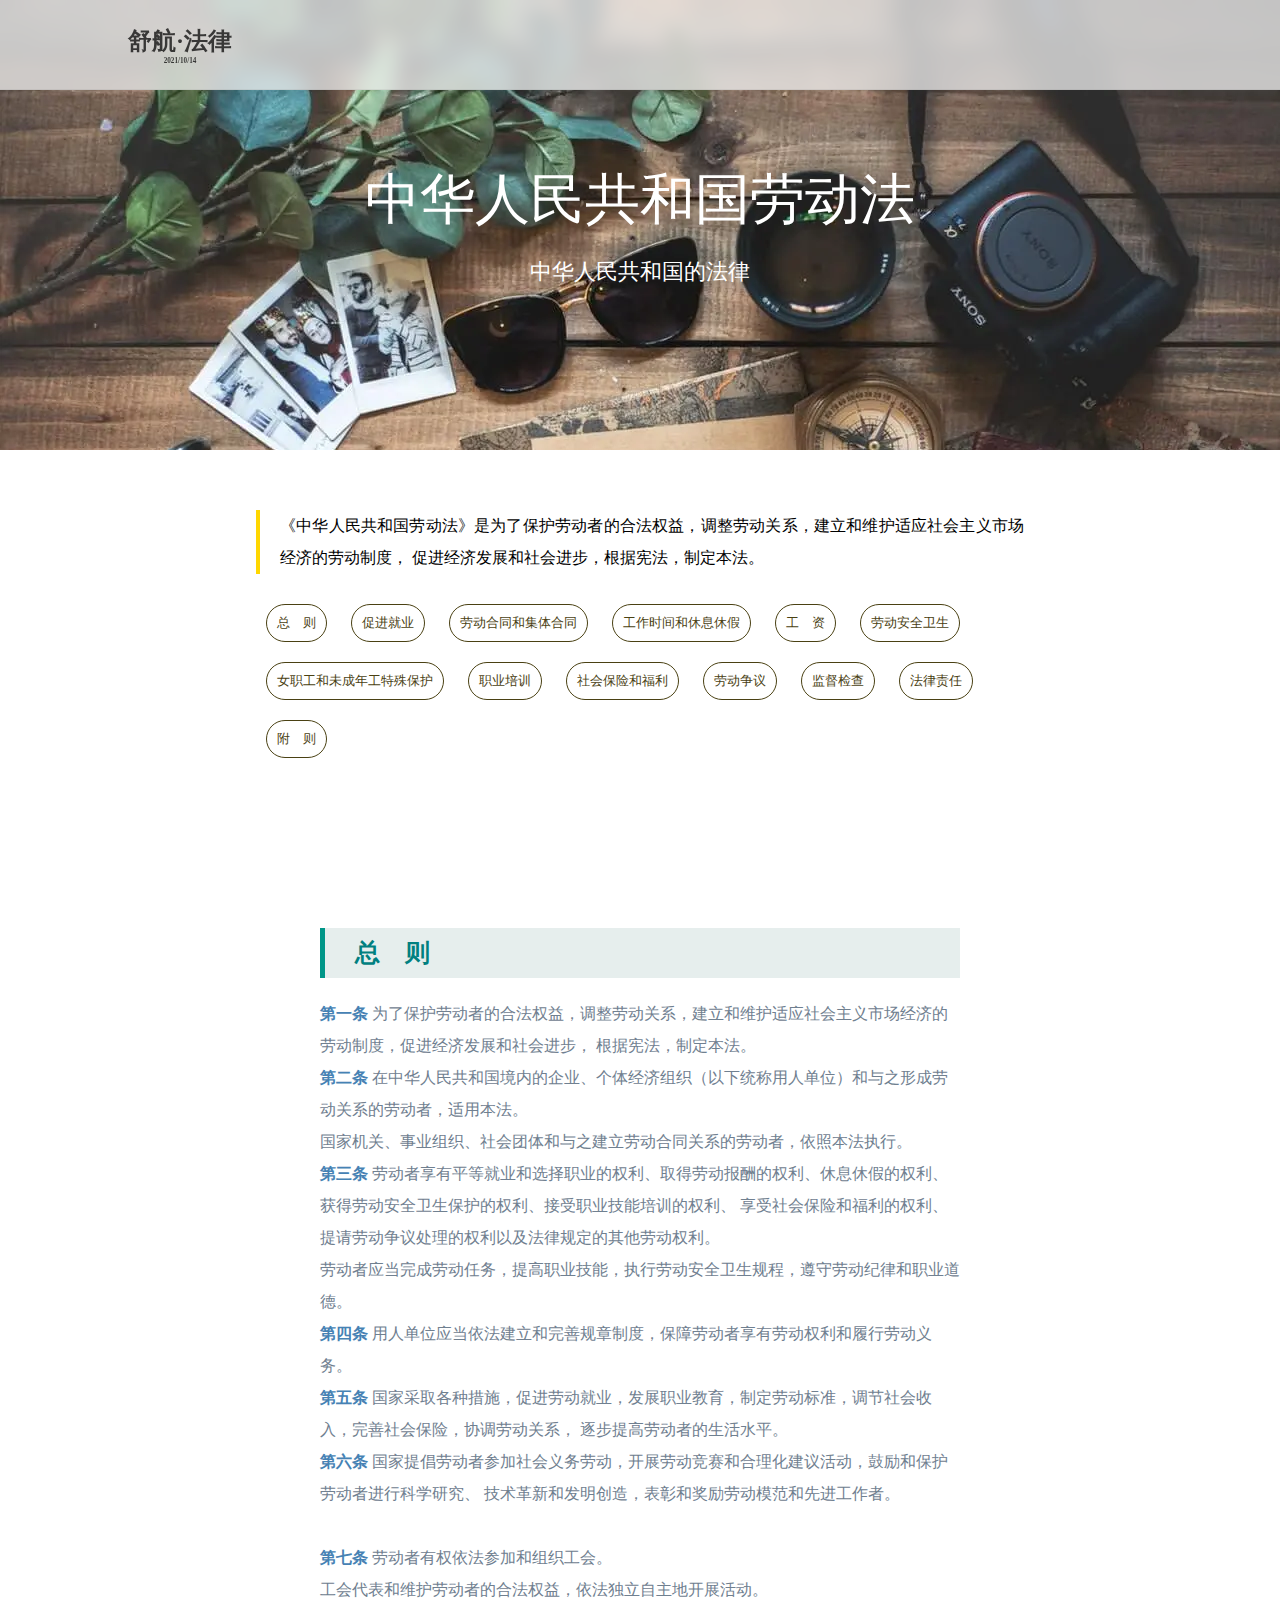
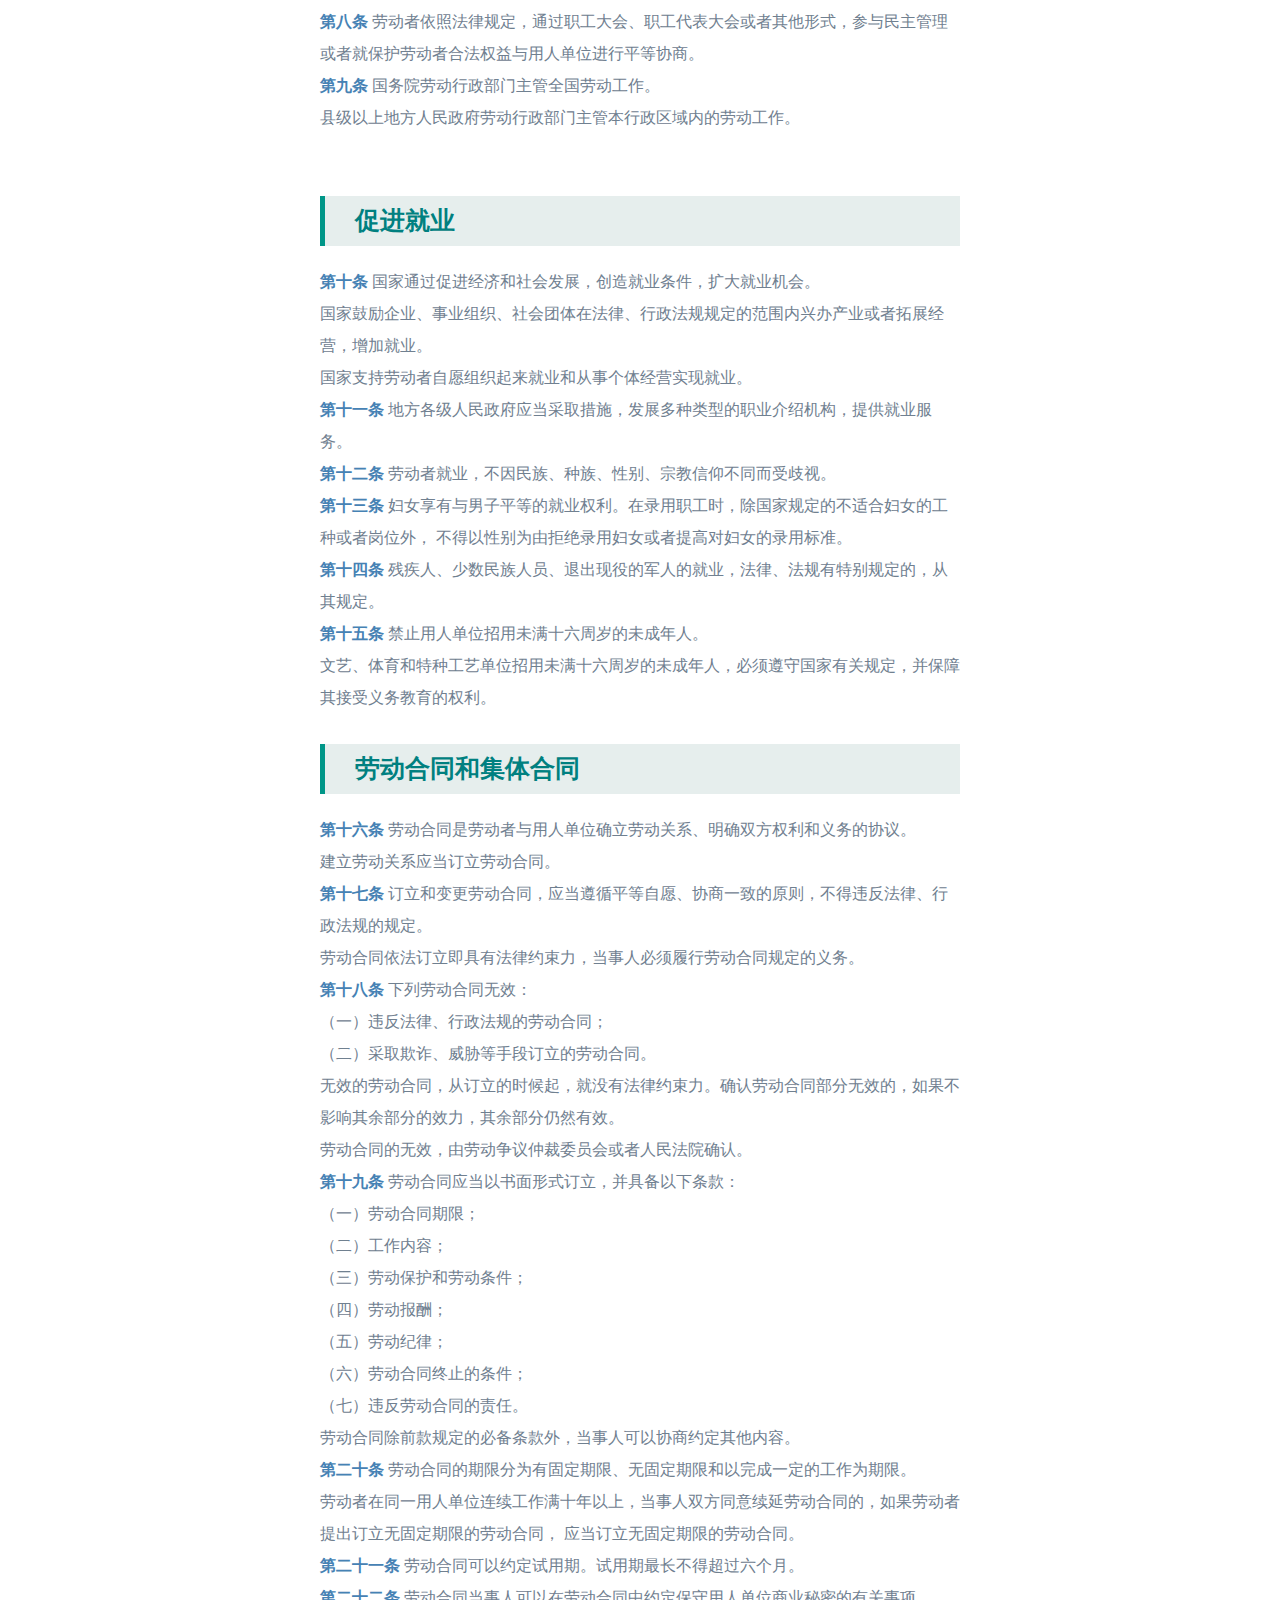
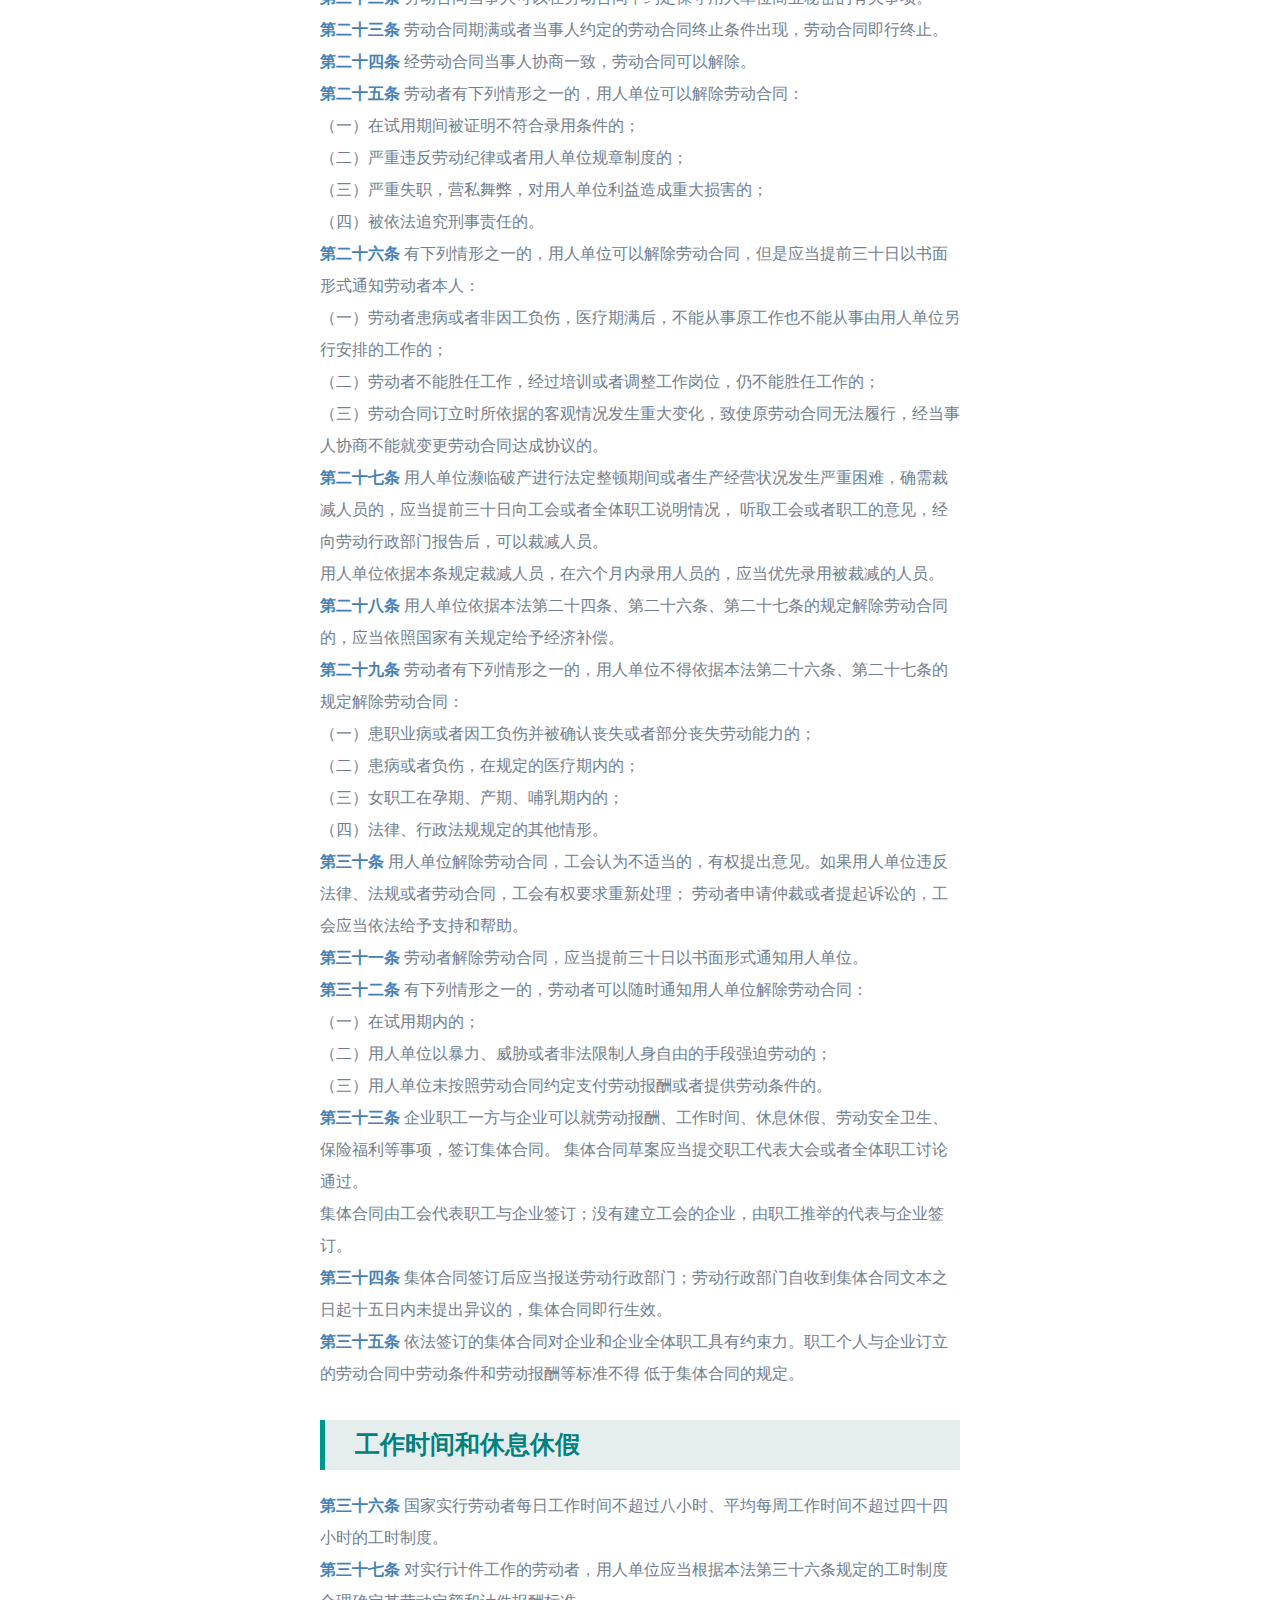
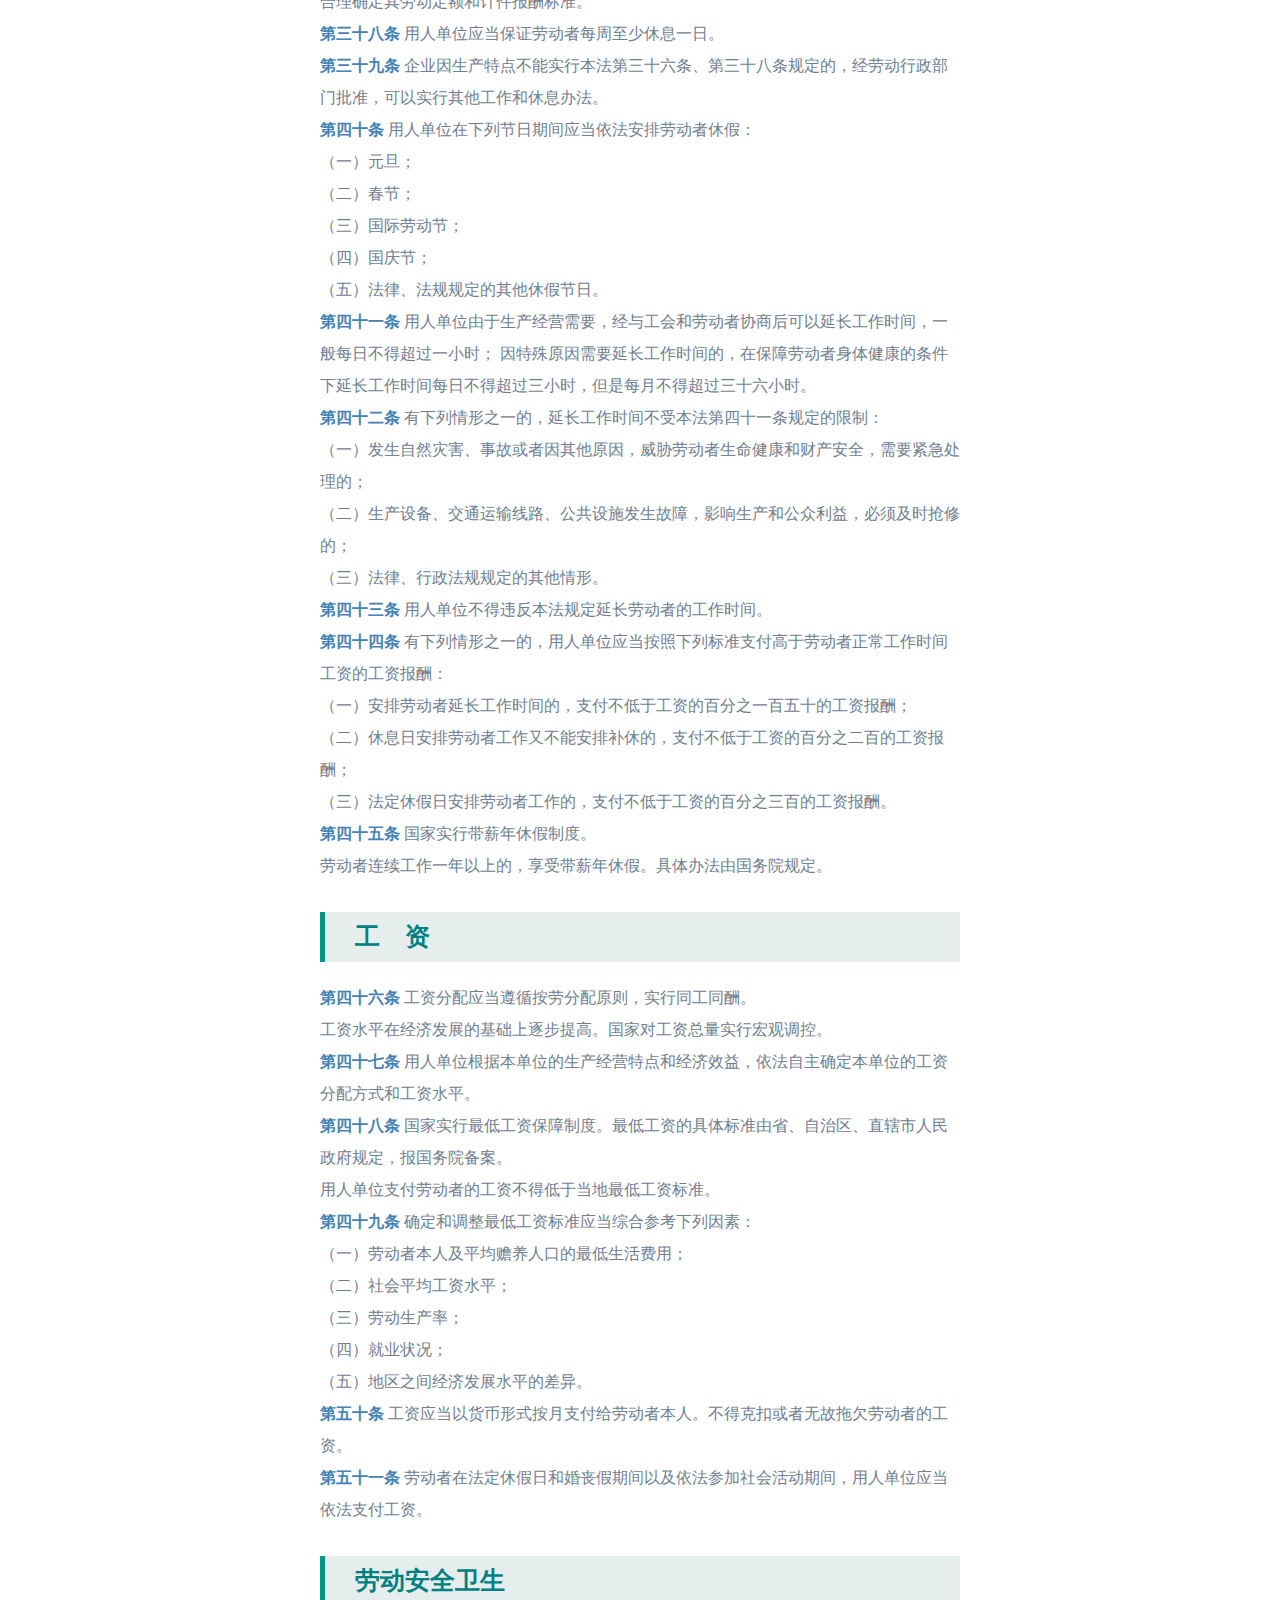
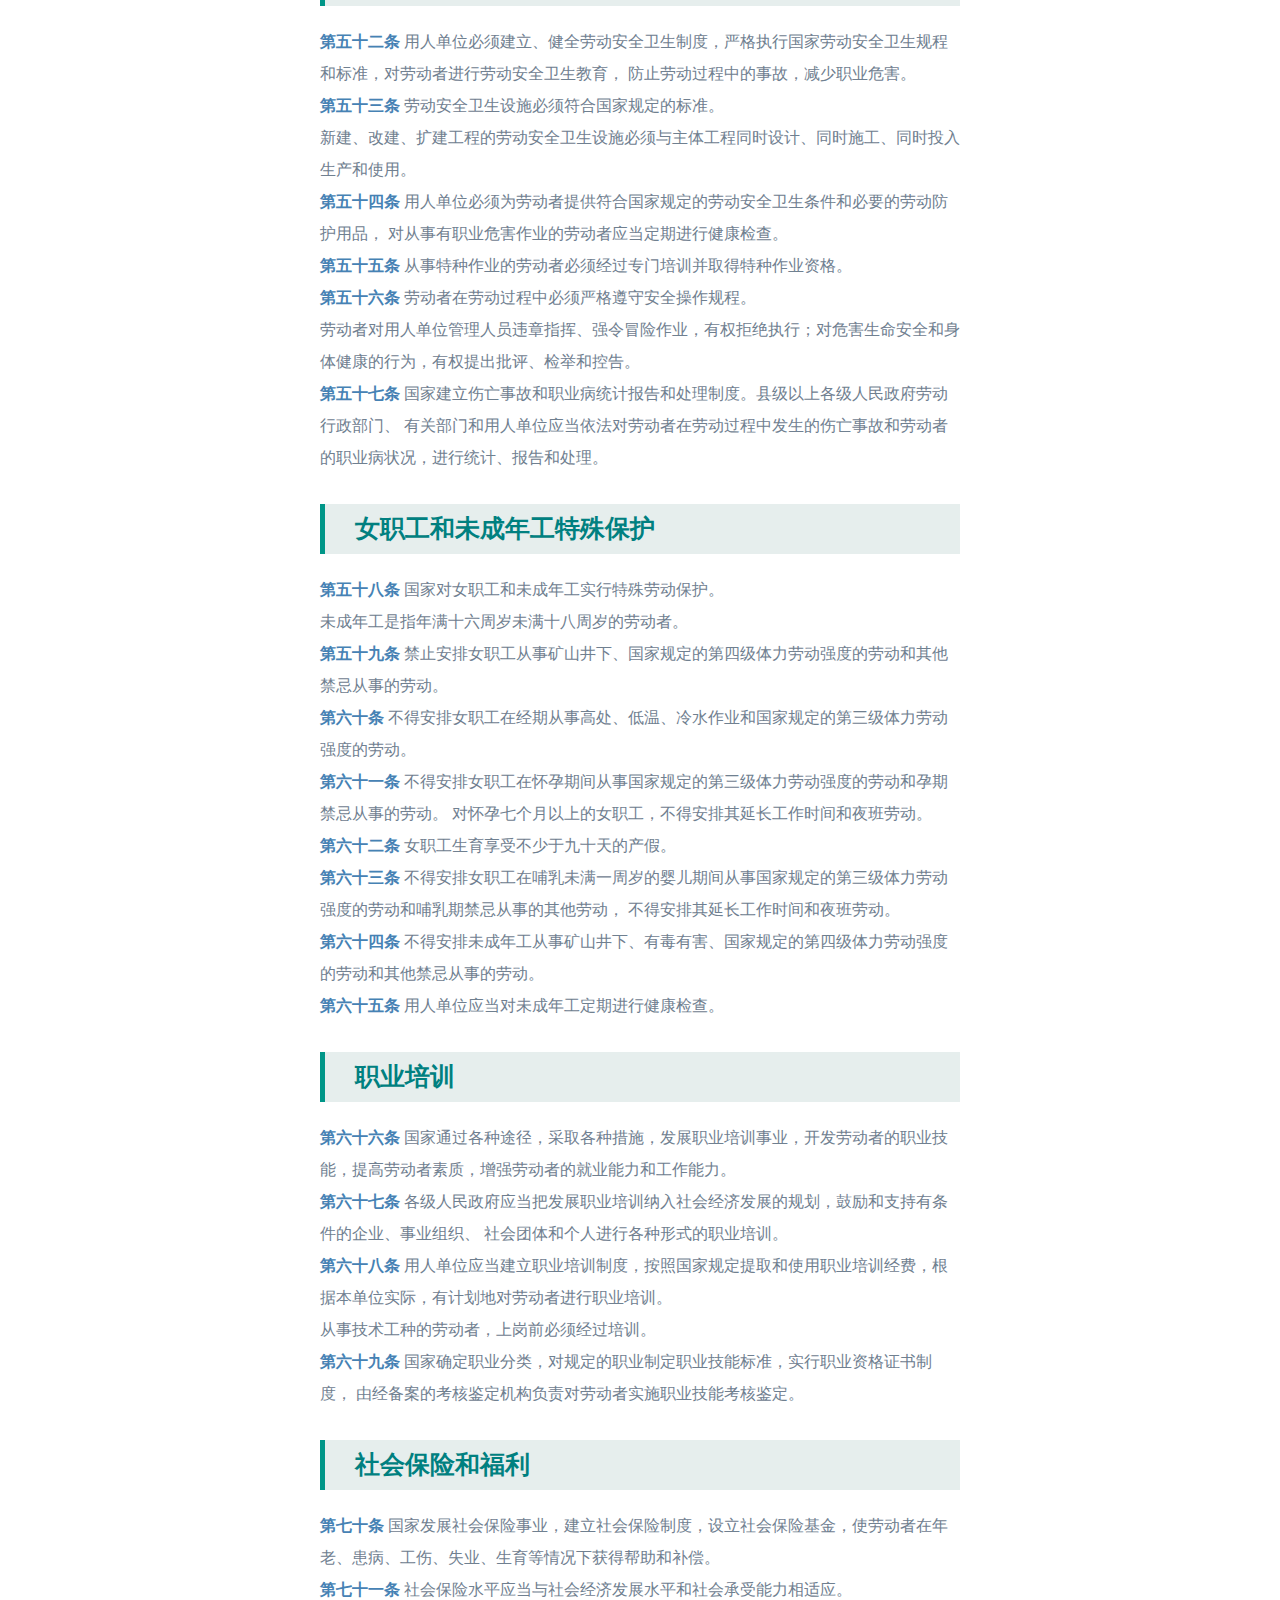
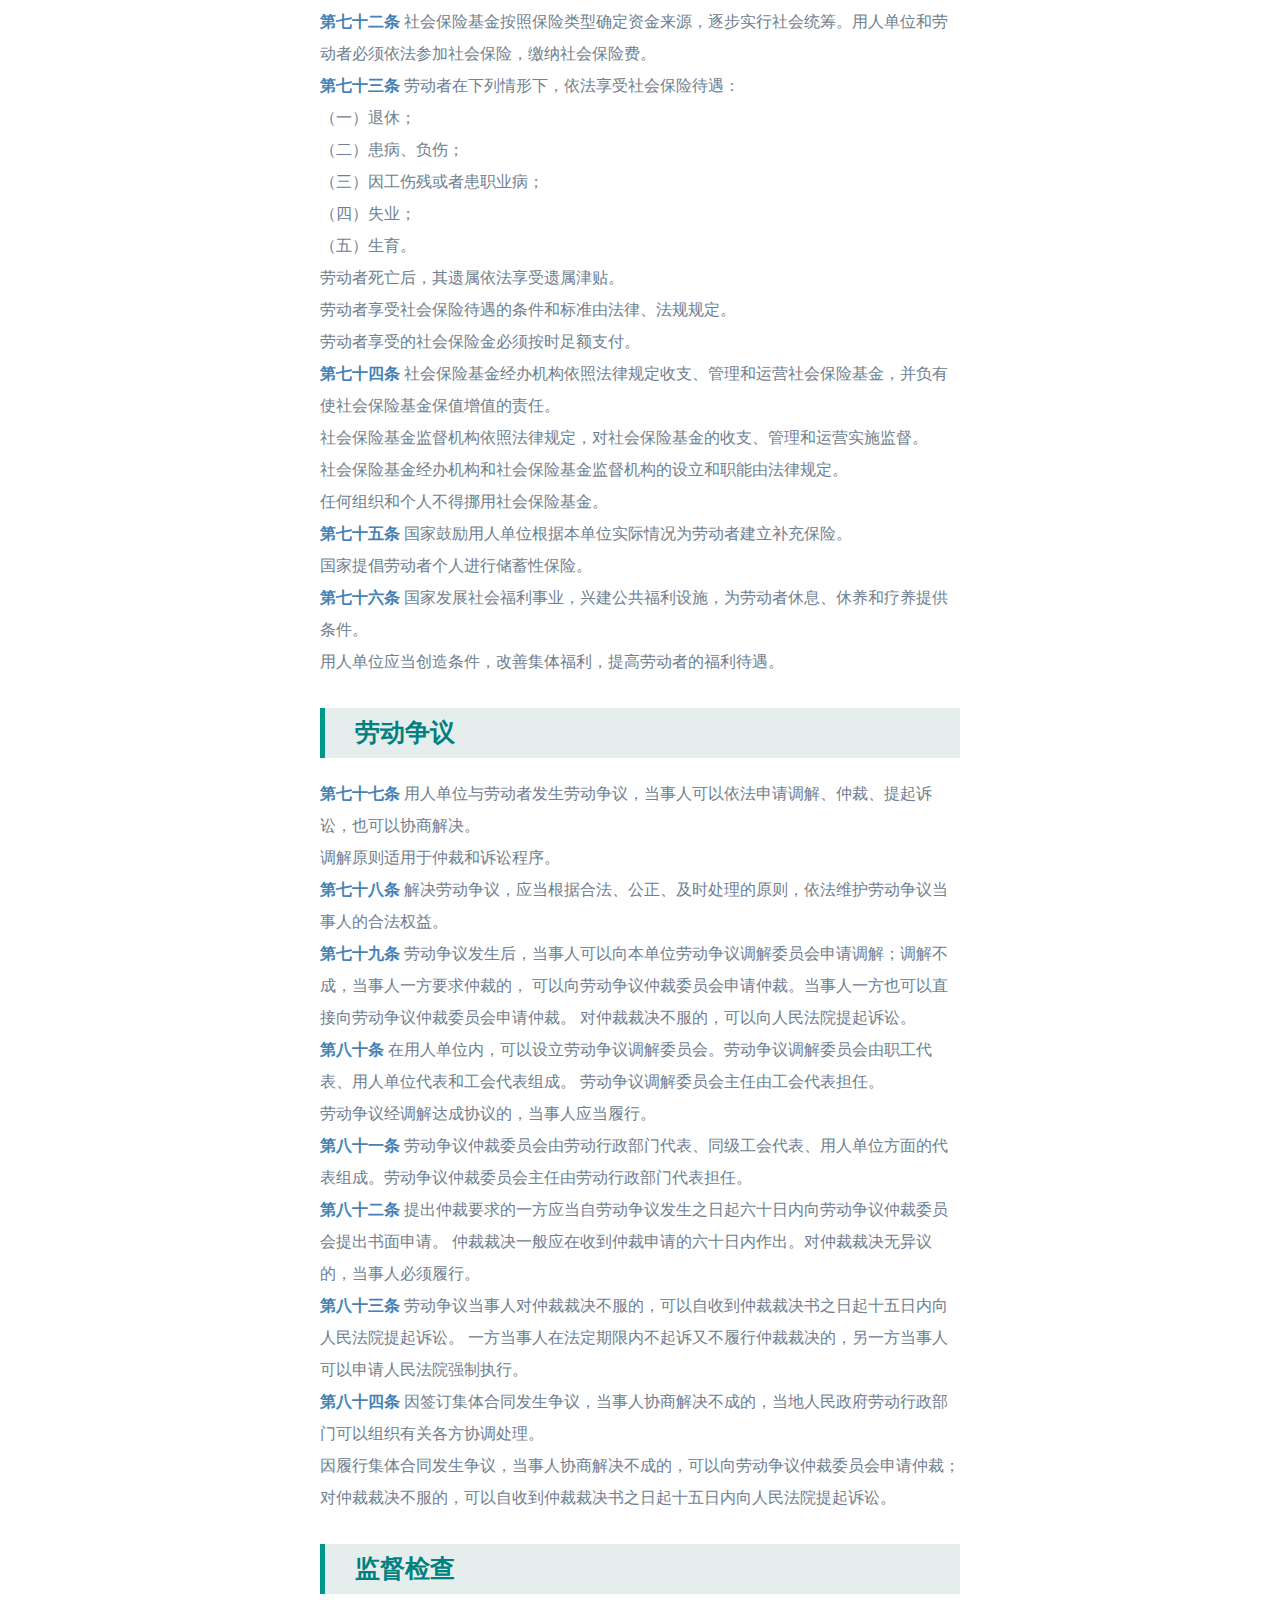
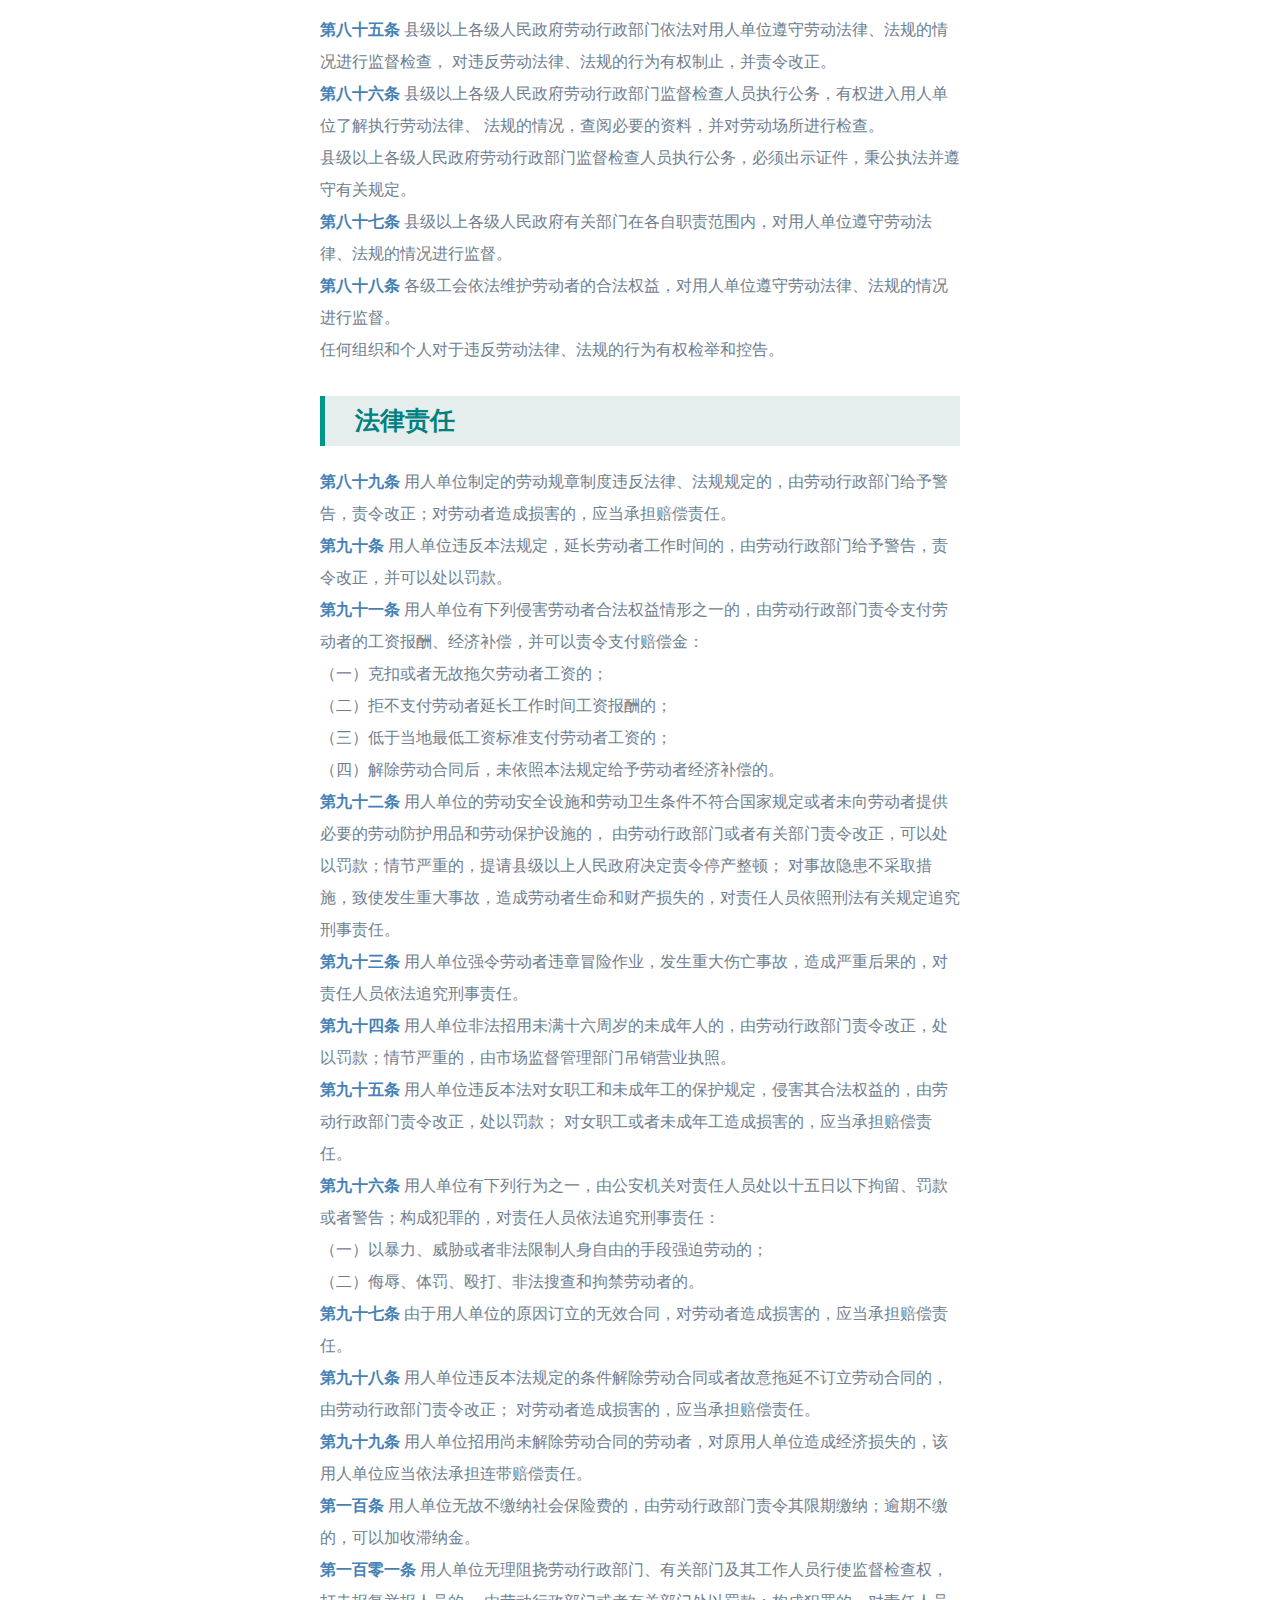
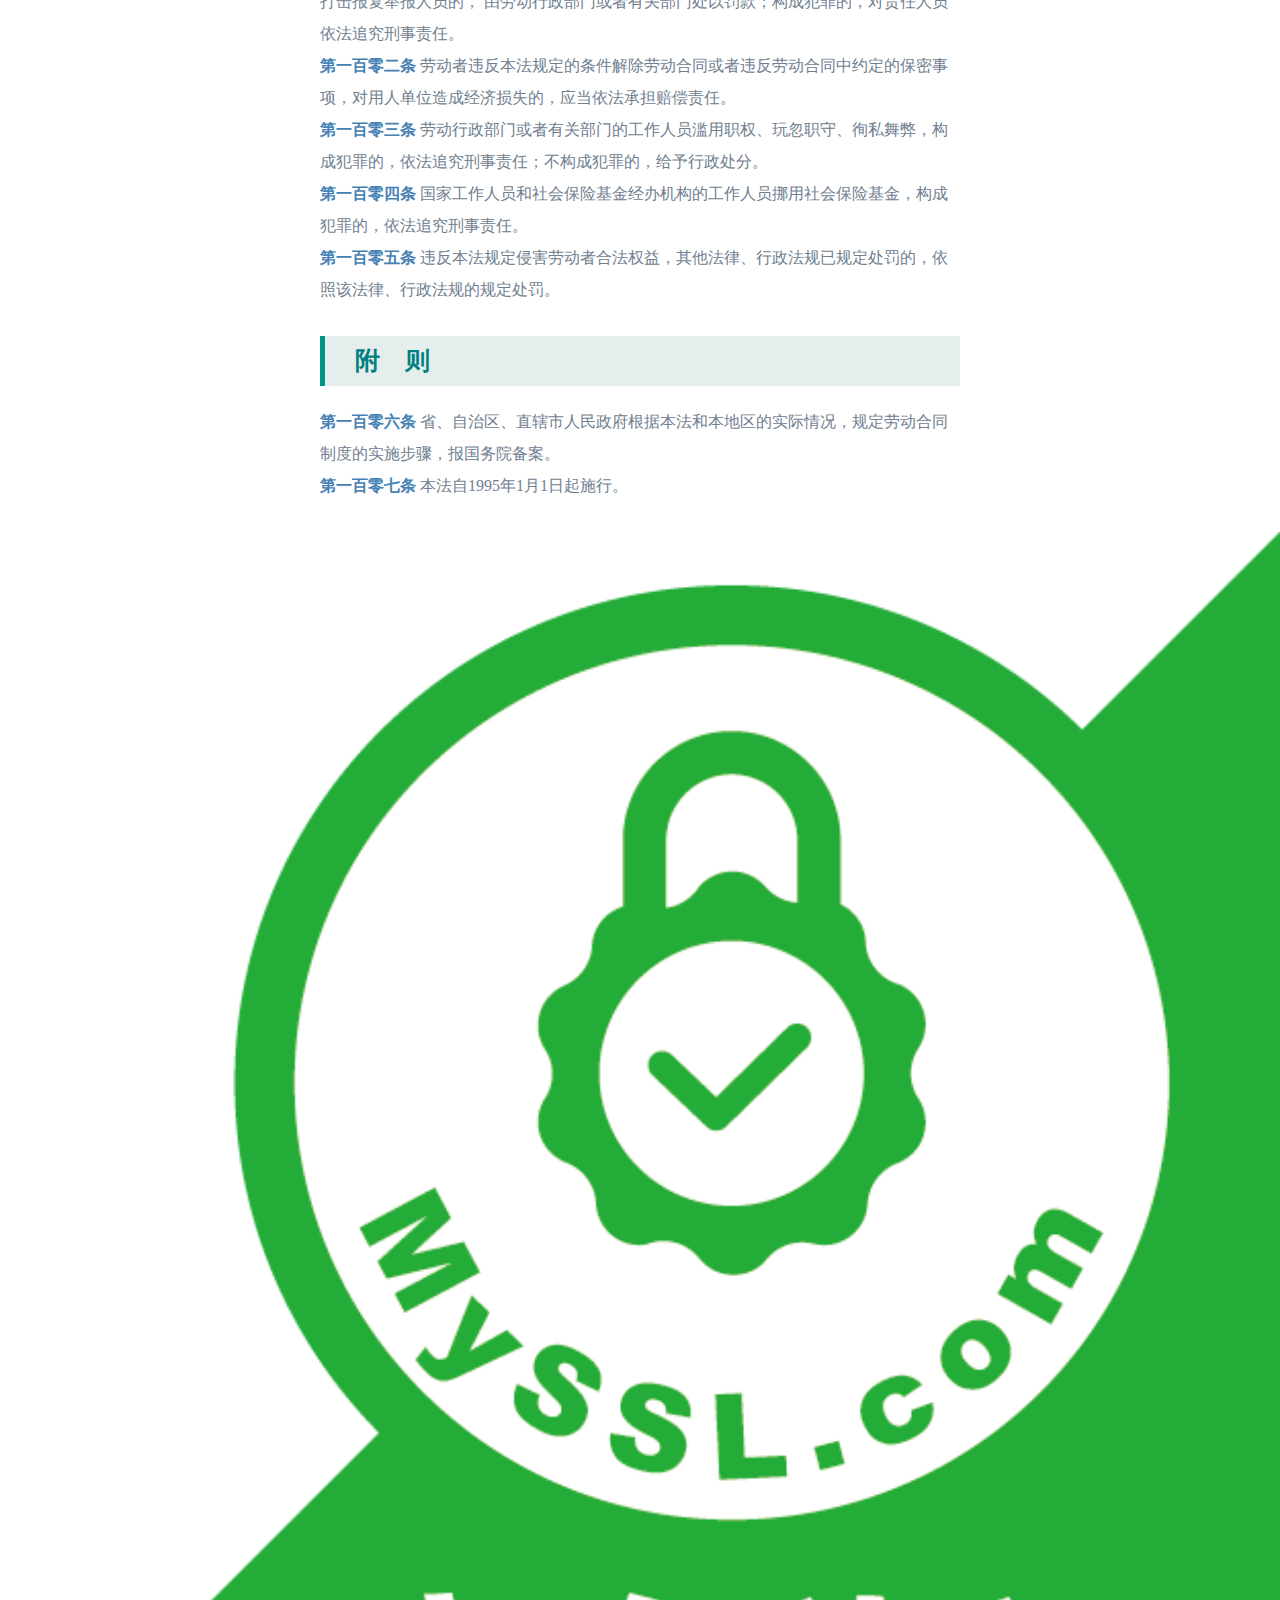
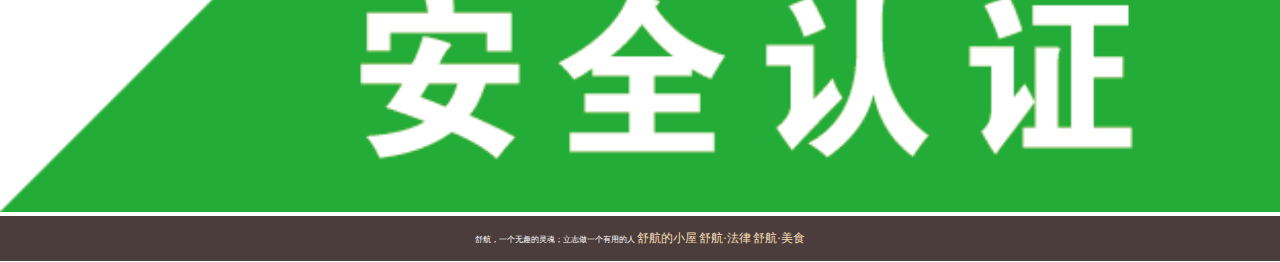
<file: labor.html>
<!DOCTYPE html>
<html>
	<head>
		<meta charset="utf-8">
		<title>劳动法</title>
		<meta name="author" content="zhujunbo">
		<link rel="icon" type="image/gif" href="ghs.png"/>
		<meta name="viewport" content="width=device-width, initial-scale=1.0">
		<link rel="stylesheet" type="text/css" href="blog.css"/>
	</head>
	<body>
		<header>
			<a href="#">舒航·法律<h6 class="write">2021/10/14</h6></a>
		</header>
		<main>
			<div class="head headbg1">
				<span>中华人民共和国劳动法</span>
				<h6>中华人民共和国的法律</h6>
			</div>
			<article>
				<section>
					<blockquote class="law-title">
						《中华人民共和国劳动法》是为了保护劳动者的合法权益，调整劳动关系，建立和维护适应社会主义市场经济的劳动制度，
						促进经济发展和社会进步，根据宪法，制定本法。
					</blockquote>
					<p>
						<a href="#law-i" class="btn">总　则</a>
						<a href="#law-ii" class="btn">促进就业</a>
						<a href="#law-iii" class="btn">劳动合同和集体合同</a>
						<a href="#law-iv" class="btn">工作时间和休息休假</a>
						<a href="#law-v" class="btn">工　资</a>
						<a href="#law-vi" class="btn">劳动安全卫生</a>
						<a href="#law-vii" class="btn">女职工和未成年工特殊保护</a>
						<a href="#law-viii" class="btn">职业培训</a>
						<a href="#law-ix" class="btn">社会保险和福利</a>
						<a href="#law-x" class="btn">劳动争议</a>
						<a href="#law-xi" class="btn">监督检查</a>
						<a href="#law-xii" class="btn">法律责任</a>
						<a href="#law-xiii" class="btn">附　则</a>
					</p>
				</section>
				<section class="law">
					<h1>《正文条例》</h1>
					<h2 id="law-i">总　则</h2>
					<div class="law-content">
						<p>
							<span class="item">第一条</span>
							为了保护劳动者的合法权益，调整劳动关系，建立和维护适应社会主义市场经济的劳动制度，促进经济发展和社会进步，
							根据宪法，制定本法。
						</p>
						<p>
							<span class="item">第二条</span>
							在中华人民共和国境内的企业、个体经济组织（以下统称用人单位）和与之形成劳动关系的劳动者，适用本法。
						</p>
						<p>国家机关、事业组织、社会团体和与之建立劳动合同关系的劳动者，依照本法执行。</p>
						<p>
							<span class="item">第三条</span>
							劳动者享有平等就业和选择职业的权利、取得劳动报酬的权利、休息休假的权利、获得劳动安全卫生保护的权利、接受职业技能培训的权利、
							享受社会保险和福利的权利、提请劳动争议处理的权利以及法律规定的其他劳动权利。
						</p>
						<p>劳动者应当完成劳动任务，提高职业技能，执行劳动安全卫生规程，遵守劳动纪律和职业道德。</p>
						<p>
							<span class="item">第四条</span>
							用人单位应当依法建立和完善规章制度，保障劳动者享有劳动权利和履行劳动义务。
						</p>
						<p>
							<span class="item">第五条</span>
							国家采取各种措施，促进劳动就业，发展职业教育，制定劳动标准，调节社会收入，完善社会保险，协调劳动关系，
							逐步提高劳动者的生活水平。
						</p>
						<p>
							<span class="item">第六条</span>
							国家提倡劳动者参加社会义务劳动，开展劳动竞赛和合理化建议活动，鼓励和保护劳动者进行科学研究、
							技术革新和发明创造，表彰和奖励劳动模范和先进工作者。
						</p>　
						<p>
							<span class="item">第七条</span>
							劳动者有权依法参加和组织工会。
						</p>
						<p>工会代表和维护劳动者的合法权益，依法独立自主地开展活动。</p>
						<p>
							<span class="item">第八条</span>
							劳动者依照法律规定，通过职工大会、职工代表大会或者其他形式，参与民主管理或者就保护劳动者合法权益与用人单位进行平等协商。
						</p>
						<p>
							<span class="item">第九条</span>
							国务院劳动行政部门主管全国劳动工作。
						</p>
						<p>县级以上地方人民政府劳动行政部门主管本行政区域内的劳动工作。</p>　
					</div>
					<h2 id="law-ii">促进就业</h2>
					<div class="law-content">
						<p>
							<span class="item">第十条</span>
							国家通过促进经济和社会发展，创造就业条件，扩大就业机会。
						</p>
						<p>国家鼓励企业、事业组织、社会团体在法律、行政法规规定的范围内兴办产业或者拓展经营，增加就业。</p>
						<p>国家支持劳动者自愿组织起来就业和从事个体经营实现就业。</p>
						<p>
							<span class="item">第十一条</span>
							地方各级人民政府应当采取措施，发展多种类型的职业介绍机构，提供就业服务。
						</p>
						<p>
							<span class="item">第十二条</span>
							劳动者就业，不因民族、种族、性别、宗教信仰不同而受歧视。
						</p>
						<p>
							<span class="item">第十三条</span>
							妇女享有与男子平等的就业权利。在录用职工时，除国家规定的不适合妇女的工种或者岗位外，
							不得以性别为由拒绝录用妇女或者提高对妇女的录用标准。
						</p>
						<p>
							<span class="item">第十四条</span>
							残疾人、少数民族人员、退出现役的军人的就业，法律、法规有特别规定的，从其规定。
						</p>
						<p>
							<span class="item">第十五条</span>
							禁止用人单位招用未满十六周岁的未成年人。
						</p>
						<p>文艺、体育和特种工艺单位招用未满十六周岁的未成年人，必须遵守国家有关规定，并保障其接受义务教育的权利。</p>
					</div>
					<h2 id="law-iii">劳动合同和集体合同</h2>
					<div class="law-content">
						<p>
							<span class="item">第十六条</span>
							劳动合同是劳动者与用人单位确立劳动关系、明确双方权利和义务的协议。
						</p>
						<p>建立劳动关系应当订立劳动合同。</p>
						<p>
							<span class="item">第十七条</span>
							订立和变更劳动合同，应当遵循平等自愿、协商一致的原则，不得违反法律、行政法规的规定。
						</p>
						<p>劳动合同依法订立即具有法律约束力，当事人必须履行劳动合同规定的义务。</p>
						<p>
							<span class="item">第十八条</span>
							下列劳动合同无效：
						</p>
						<p>（一）违反法律、行政法规的劳动合同；</p>
						<p>（二）采取欺诈、威胁等手段订立的劳动合同。</p>
						<p>无效的劳动合同，从订立的时候起，就没有法律约束力。确认劳动合同部分无效的，如果不影响其余部分的效力，其余部分仍然有效。</p>
						<p>劳动合同的无效，由劳动争议仲裁委员会或者人民法院确认。</p>
						<p>
							<span class="item">第十九条</span>
							劳动合同应当以书面形式订立，并具备以下条款：
						</p>
						<p>（一）劳动合同期限；</p>
						<p>（二）工作内容；</p>
						<p>（三）劳动保护和劳动条件；</p>
						<p>（四）劳动报酬；</p>
						<p>（五）劳动纪律；</p>
						<p>（六）劳动合同终止的条件；</p>
						<p>（七）违反劳动合同的责任。</p>
						<p>劳动合同除前款规定的必备条款外，当事人可以协商约定其他内容。</p>
						<p>
							<span class="item">第二十条</span>
							劳动合同的期限分为有固定期限、无固定期限和以完成一定的工作为期限。
						</p>
						<p>劳动者在同一用人单位连续工作满十年以上，当事人双方同意续延劳动合同的，如果劳动者提出订立无固定期限的劳动合同，
						应当订立无固定期限的劳动合同。</p>
						<p>
							<span class="item">第二十一条</span>
							劳动合同可以约定试用期。试用期最长不得超过六个月。
						</p>
						<p>
							<span class="item">第二十二条</span>
							劳动合同当事人可以在劳动合同中约定保守用人单位商业秘密的有关事项。
						</p>
						<p>
							<span class="item">第二十三条</span>
							劳动合同期满或者当事人约定的劳动合同终止条件出现，劳动合同即行终止。
						</p>
						<p>
							<span class="item">第二十四条</span>
							经劳动合同当事人协商一致，劳动合同可以解除。
						</p>
						<p>
							<span class="item">第二十五条</span>
							劳动者有下列情形之一的，用人单位可以解除劳动合同：
						</p>
						<p>（一）在试用期间被证明不符合录用条件的；</p>
						<p>（二）严重违反劳动纪律或者用人单位规章制度的；</p>
						<p>（三）严重失职，营私舞弊，对用人单位利益造成重大损害的；</p>
						<p>（四）被依法追究刑事责任的。</p>
						<p>
							<span class="item">第二十六条</span>
							有下列情形之一的，用人单位可以解除劳动合同，但是应当提前三十日以书面形式通知劳动者本人：
						</p>
						<p>（一）劳动者患病或者非因工负伤，医疗期满后，不能从事原工作也不能从事由用人单位另行安排的工作的；</p>
						<p>（二）劳动者不能胜任工作，经过培训或者调整工作岗位，仍不能胜任工作的；</p>
						<p>（三）劳动合同订立时所依据的客观情况发生重大变化，致使原劳动合同无法履行，经当事人协商不能就变更劳动合同达成协议的。</p>
						<p>
							<span class="item">第二十七条</span>
							用人单位濒临破产进行法定整顿期间或者生产经营状况发生严重困难，确需裁减人员的，应当提前三十日向工会或者全体职工说明情况，
							听取工会或者职工的意见，经向劳动行政部门报告后，可以裁减人员。
						</p>
						<p>用人单位依据本条规定裁减人员，在六个月内录用人员的，应当优先录用被裁减的人员。</p>
						<p>
							<span class="item">第二十八条</span>
							用人单位依据本法第二十四条、第二十六条、第二十七条的规定解除劳动合同的，应当依照国家有关规定给予经济补偿。
						</p>
						<p>
							<span class="item">第二十九条</span>
							劳动者有下列情形之一的，用人单位不得依据本法第二十六条、第二十七条的规定解除劳动合同：
						</p>
						<p>（一）患职业病或者因工负伤并被确认丧失或者部分丧失劳动能力的；</p>
						<p>（二）患病或者负伤，在规定的医疗期内的；</p>
						<p>（三）女职工在孕期、产期、哺乳期内的；</p>
						<p>（四）法律、行政法规规定的其他情形。</p>
						<p>
							<span class="item">第三十条</span>
							用人单位解除劳动合同，工会认为不适当的，有权提出意见。如果用人单位违反法律、法规或者劳动合同，工会有权要求重新处理；
							劳动者申请仲裁或者提起诉讼的，工会应当依法给予支持和帮助。
						</p>
						<p>
							<span class="item">第三十一条</span>
							劳动者解除劳动合同，应当提前三十日以书面形式通知用人单位。
						</p>
						<p>
							<span class="item">第三十二条</span>
							有下列情形之一的，劳动者可以随时通知用人单位解除劳动合同：
						</p>
						<p>（一）在试用期内的；</p>
						<p>（二）用人单位以暴力、威胁或者非法限制人身自由的手段强迫劳动的；</p>
						<p>（三）用人单位未按照劳动合同约定支付劳动报酬或者提供劳动条件的。</p>
						<p>
							<span class="item">第三十三条</span>
							企业职工一方与企业可以就劳动报酬、工作时间、休息休假、劳动安全卫生、保险福利等事项，签订集体合同。
							集体合同草案应当提交职工代表大会或者全体职工讨论通过。
						</p>
						<p>集体合同由工会代表职工与企业签订；没有建立工会的企业，由职工推举的代表与企业签订。</p>
						<p>
							<span class="item">第三十四条</span>
							集体合同签订后应当报送劳动行政部门；劳动行政部门自收到集体合同文本之日起十五日内未提出异议的，集体合同即行生效。
						</p>
						<p>
							<span class="item">第三十五条</span>
							依法签订的集体合同对企业和企业全体职工具有约束力。职工个人与企业订立的劳动合同中劳动条件和劳动报酬等标准不得
							低于集体合同的规定。
						</p>
					</div>
					<h2 id="law-iv">工作时间和休息休假</h2>
					<div class="law-content">
						<p>
							<span class="item">第三十六条</span>
							国家实行劳动者每日工作时间不超过八小时、平均每周工作时间不超过四十四小时的工时制度。
						</p>
						<p>
							<span class="item">第三十七条</span>
							对实行计件工作的劳动者，用人单位应当根据本法第三十六条规定的工时制度合理确定其劳动定额和计件报酬标准。
						</p>
						<p>
							<span class="item">第三十八条</span>
							用人单位应当保证劳动者每周至少休息一日。
						</p>
						<p>
							<span class="item">第三十九条</span>
							企业因生产特点不能实行本法第三十六条、第三十八条规定的，经劳动行政部门批准，可以实行其他工作和休息办法。
						</p>
						<p>
							<span class="item">第四十条</span>
							用人单位在下列节日期间应当依法安排劳动者休假：
						</p>
						<p>（一）元旦；</p>
						<p>（二）春节；</p>
						<p>（三）国际劳动节；</p>
						<p>（四）国庆节；</p>
						<p>（五）法律、法规规定的其他休假节日。</p>
						<p>
							<span class="item">第四十一条</span>
							用人单位由于生产经营需要，经与工会和劳动者协商后可以延长工作时间，一般每日不得超过一小时；
							因特殊原因需要延长工作时间的，在保障劳动者身体健康的条件下延长工作时间每日不得超过三小时，但是每月不得超过三十六小时。
						</p>
						<p>
							<span class="item">第四十二条</span>
							有下列情形之一的，延长工作时间不受本法第四十一条规定的限制：
						</p>
						<p>（一）发生自然灾害、事故或者因其他原因，威胁劳动者生命健康和财产安全，需要紧急处理的；</p>
						<p>（二）生产设备、交通运输线路、公共设施发生故障，影响生产和公众利益，必须及时抢修的；</p>
						<p>（三）法律、行政法规规定的其他情形。</p>
						<p>
							<span class="item">第四十三条</span>
							用人单位不得违反本法规定延长劳动者的工作时间。
						</p>
						<p>
							<span class="item">第四十四条</span>
							有下列情形之一的，用人单位应当按照下列标准支付高于劳动者正常工作时间工资的工资报酬：
						</p>
						<p>（一）安排劳动者延长工作时间的，支付不低于工资的百分之一百五十的工资报酬；</p>
						<p>（二）休息日安排劳动者工作又不能安排补休的，支付不低于工资的百分之二百的工资报酬；</p>
						<p>（三）法定休假日安排劳动者工作的，支付不低于工资的百分之三百的工资报酬。</p>
						<p>
							<span class="item">第四十五条</span>
							国家实行带薪年休假制度。
						</p>
						<p>劳动者连续工作一年以上的，享受带薪年休假。具体办法由国务院规定。</p>
					</div>
					<h2 id="law-v">工　资</h2>
					<div class="law-content">
						<p>
							<span class="item">第四十六条</span>
							工资分配应当遵循按劳分配原则，实行同工同酬。
						</p>
						<p>工资水平在经济发展的基础上逐步提高。国家对工资总量实行宏观调控。</p>
						<p>
							<span class="item">第四十七条</span>
							用人单位根据本单位的生产经营特点和经济效益，依法自主确定本单位的工资分配方式和工资水平。
						</p>
						<p>
							<span class="item">第四十八条</span>
							国家实行最低工资保障制度。最低工资的具体标准由省、自治区、直辖市人民政府规定，报国务院备案。
						</p>
						<p>用人单位支付劳动者的工资不得低于当地最低工资标准。</p>
						<p>
							<span class="item">第四十九条</span>
							确定和调整最低工资标准应当综合参考下列因素：
						</p>
						<p>（一）劳动者本人及平均赡养人口的最低生活费用；</p>
						<p>（二）社会平均工资水平；</p>
						<p>（三）劳动生产率；</p>
						<p>（四）就业状况；</p>
						<p>（五）地区之间经济发展水平的差异。</p>
						<p>
							<span class="item">第五十条</span>
							工资应当以货币形式按月支付给劳动者本人。不得克扣或者无故拖欠劳动者的工资。
						</p>
						<p>
							<span class="item">第五十一条</span>
							劳动者在法定休假日和婚丧假期间以及依法参加社会活动期间，用人单位应当依法支付工资。
						</p>
					</div>
					<h2 id="law-vi">劳动安全卫生</h2>
					<div class="law-content">
						<p>
							<span class="item">第五十二条</span>
							用人单位必须建立、健全劳动安全卫生制度，严格执行国家劳动安全卫生规程和标准，对劳动者进行劳动安全卫生教育，
							防止劳动过程中的事故，减少职业危害。
						</p>
						<p>
							<span class="item">第五十三条</span>
							劳动安全卫生设施必须符合国家规定的标准。
						</p>
						<p>新建、改建、扩建工程的劳动安全卫生设施必须与主体工程同时设计、同时施工、同时投入生产和使用。</p>
						<p>
							<span class="item">第五十四条</span>
							用人单位必须为劳动者提供符合国家规定的劳动安全卫生条件和必要的劳动防护用品，
							对从事有职业危害作业的劳动者应当定期进行健康检查。
						</p>
						<p>
							<span class="item">第五十五条</span>
							从事特种作业的劳动者必须经过专门培训并取得特种作业资格。
						</p>
						<p>
							<span class="item">第五十六条</span>
							劳动者在劳动过程中必须严格遵守安全操作规程。
						</p>
						<p>劳动者对用人单位管理人员违章指挥、强令冒险作业，有权拒绝执行；对危害生命安全和身体健康的行为，有权提出批评、检举和控告。</p>
						<p>
							<span class="item">第五十七条</span>
							国家建立伤亡事故和职业病统计报告和处理制度。县级以上各级人民政府劳动行政部门、
							有关部门和用人单位应当依法对劳动者在劳动过程中发生的伤亡事故和劳动者的职业病状况，进行统计、报告和处理。
						</p>
					</div>
					<h2 id="law-vii">女职工和未成年工特殊保护</h2>
					<div class="law-content">
						<p>
							<span class="item">第五十八条</span>
							国家对女职工和未成年工实行特殊劳动保护。
						</p>
						<p>未成年工是指年满十六周岁未满十八周岁的劳动者。</p>
						<p>
							<span class="item">第五十九条</span>
							禁止安排女职工从事矿山井下、国家规定的第四级体力劳动强度的劳动和其他禁忌从事的劳动。
						</p>
						<p>
							<span class="item">第六十条</span>
							不得安排女职工在经期从事高处、低温、冷水作业和国家规定的第三级体力劳动强度的劳动。
						</p>
						<p>
							<span class="item">第六十一条</span>
							不得安排女职工在怀孕期间从事国家规定的第三级体力劳动强度的劳动和孕期禁忌从事的劳动。
							对怀孕七个月以上的女职工，不得安排其延长工作时间和夜班劳动。
						</p>
						<p>
							<span class="item">第六十二条</span>
							女职工生育享受不少于九十天的产假。
						</p>
						<p>
							<span class="item">第六十三条</span>
							不得安排女职工在哺乳未满一周岁的婴儿期间从事国家规定的第三级体力劳动强度的劳动和哺乳期禁忌从事的其他劳动，
							不得安排其延长工作时间和夜班劳动。
						</p>
						<p>
							<span class="item">第六十四条</span>
							不得安排未成年工从事矿山井下、有毒有害、国家规定的第四级体力劳动强度的劳动和其他禁忌从事的劳动。
						</p>
						<p>
							<span class="item">第六十五条</span>
							用人单位应当对未成年工定期进行健康检查。
						</p>
					</div>
					<h2 id="law-viii">职业培训</h2>
					<div class="law-content">
						<p>
							<span class="item">第六十六条</span>
							国家通过各种途径，采取各种措施，发展职业培训事业，开发劳动者的职业技能，提高劳动者素质，增强劳动者的就业能力和工作能力。
						</p>
						<p>
							<span class="item">第六十七条</span>
							各级人民政府应当把发展职业培训纳入社会经济发展的规划，鼓励和支持有条件的企业、事业组织、
							社会团体和个人进行各种形式的职业培训。
						</p>
						<p>
							<span class="item">第六十八条</span>
							用人单位应当建立职业培训制度，按照国家规定提取和使用职业培训经费，根据本单位实际，有计划地对劳动者进行职业培训。
						</p>
						<p>从事技术工种的劳动者，上岗前必须经过培训。</p>
						<p>
							<span class="item">第六十九条</span>
							国家确定职业分类，对规定的职业制定职业技能标准，实行职业资格证书制度，
							由经备案的考核鉴定机构负责对劳动者实施职业技能考核鉴定。
						</p>
					</div>
					<h2 id="law-ix">社会保险和福利</h2>
					<div class="law-content">
						<p>
							<span class="item">第七十条</span>
							国家发展社会保险事业，建立社会保险制度，设立社会保险基金，使劳动者在年老、患病、工伤、失业、生育等情况下获得帮助和补偿。
						</p>
						<p>
							<span class="item">第七十一条</span>
							社会保险水平应当与社会经济发展水平和社会承受能力相适应。
						</p>
						<p>
							<span class="item">第七十二条</span>
							社会保险基金按照保险类型确定资金来源，逐步实行社会统筹。用人单位和劳动者必须依法参加社会保险，缴纳社会保险费。
						</p>
						<p>
							<span class="item">第七十三条</span>
							劳动者在下列情形下，依法享受社会保险待遇：
						</p>
						<p>（一）退休；</p>
						<p>（二）患病、负伤；</p>
						<p>（三）因工伤残或者患职业病；</p>
						<p>（四）失业；</p>
						<p>（五）生育。</p>
						<p>劳动者死亡后，其遗属依法享受遗属津贴。</p>
						<p>劳动者享受社会保险待遇的条件和标准由法律、法规规定。</p>
						<p>劳动者享受的社会保险金必须按时足额支付。</p>
						<p>
							<span class="item">第七十四条</span>
							社会保险基金经办机构依照法律规定收支、管理和运营社会保险基金，并负有使社会保险基金保值增值的责任。
						</p>
						<p>社会保险基金监督机构依照法律规定，对社会保险基金的收支、管理和运营实施监督。</p>
						<p>社会保险基金经办机构和社会保险基金监督机构的设立和职能由法律规定。</p>
						<p>任何组织和个人不得挪用社会保险基金。</p>
						<p>
							<span class="item">第七十五条</span>
							国家鼓励用人单位根据本单位实际情况为劳动者建立补充保险。
						</p>
						<p>国家提倡劳动者个人进行储蓄性保险。</p>
						<p>
							<span class="item">第七十六条</span>
							国家发展社会福利事业，兴建公共福利设施，为劳动者休息、休养和疗养提供条件。
						</p>
						<p>用人单位应当创造条件，改善集体福利，提高劳动者的福利待遇。</p>
					</div>
					<h2 id="law-x">劳动争议</h2>
					<div class="law-content">
						<p>
							<span class="item">第七十七条</span>
							用人单位与劳动者发生劳动争议，当事人可以依法申请调解、仲裁、提起诉讼，也可以协商解决。
						</p>
						<p>调解原则适用于仲裁和诉讼程序。</p>
						<p>
							<span class="item">第七十八条</span>
							解决劳动争议，应当根据合法、公正、及时处理的原则，依法维护劳动争议当事人的合法权益。
						</p>
						<p>
							<span class="item">第七十九条</span>
							劳动争议发生后，当事人可以向本单位劳动争议调解委员会申请调解；调解不成，当事人一方要求仲裁的，
							可以向劳动争议仲裁委员会申请仲裁。当事人一方也可以直接向劳动争议仲裁委员会申请仲裁。
							对仲裁裁决不服的，可以向人民法院提起诉讼。
						</p>
						<p>
							<span class="item">第八十条</span>
							在用人单位内，可以设立劳动争议调解委员会。劳动争议调解委员会由职工代表、用人单位代表和工会代表组成。
							劳动争议调解委员会主任由工会代表担任。
						</p>
						<p>劳动争议经调解达成协议的，当事人应当履行。</p>
						<p>
							<span class="item">第八十一条</span>
							劳动争议仲裁委员会由劳动行政部门代表、同级工会代表、用人单位方面的代表组成。劳动争议仲裁委员会主任由劳动行政部门代表担任。
						</p>
						<p>
							<span class="item">第八十二条</span>
							提出仲裁要求的一方应当自劳动争议发生之日起六十日内向劳动争议仲裁委员会提出书面申请。
							仲裁裁决一般应在收到仲裁申请的六十日内作出。对仲裁裁决无异议的，当事人必须履行。
						</p>
						<p>
							<span class="item">第八十三条</span>
							劳动争议当事人对仲裁裁决不服的，可以自收到仲裁裁决书之日起十五日内向人民法院提起诉讼。
							一方当事人在法定期限内不起诉又不履行仲裁裁决的，另一方当事人可以申请人民法院强制执行。
						</p>
						<p>
							<span class="item">第八十四条</span>
							因签订集体合同发生争议，当事人协商解决不成的，当地人民政府劳动行政部门可以组织有关各方协调处理。
						</p>
						<p>因履行集体合同发生争议，当事人协商解决不成的，可以向劳动争议仲裁委员会申请仲裁；
						对仲裁裁决不服的，可以自收到仲裁裁决书之日起十五日内向人民法院提起诉讼。</p>
						
					</div>
					<h2 id="law-xi">监督检查</h2>
					<div class="law-content">
						<p>
							<span class="item">第八十五条</span>
							县级以上各级人民政府劳动行政部门依法对用人单位遵守劳动法律、法规的情况进行监督检查，
							对违反劳动法律、法规的行为有权制止，并责令改正。
						</p>
						<p>
							<span class="item">第八十六条</span>
							县级以上各级人民政府劳动行政部门监督检查人员执行公务，有权进入用人单位了解执行劳动法律、
							法规的情况，查阅必要的资料，并对劳动场所进行检查。
						</p>
						<p>县级以上各级人民政府劳动行政部门监督检查人员执行公务，必须出示证件，秉公执法并遵守有关规定。</p>
						<p>
							<span class="item">第八十七条</span>
							县级以上各级人民政府有关部门在各自职责范围内，对用人单位遵守劳动法律、法规的情况进行监督。
						</p>
						<p>
							<span class="item">第八十八条</span>
							各级工会依法维护劳动者的合法权益，对用人单位遵守劳动法律、法规的情况进行监督。
						</p>
						<p>任何组织和个人对于违反劳动法律、法规的行为有权检举和控告。</p>
					</div>
					<h2 id="law-xii">法律责任</h2>
					<div class="law-content">
						<p>
							<span class="item">第八十九条</span>
							用人单位制定的劳动规章制度违反法律、法规规定的，由劳动行政部门给予警告，责令改正；对劳动者造成损害的，应当承担赔偿责任。
						</p>
						<p>
							<span class="item">第九十条</span>
							用人单位违反本法规定，延长劳动者工作时间的，由劳动行政部门给予警告，责令改正，并可以处以罚款。
						</p>
						<p>
							<span class="item">第九十一条</span>
							用人单位有下列侵害劳动者合法权益情形之一的，由劳动行政部门责令支付劳动者的工资报酬、经济补偿，并可以责令支付赔偿金：
						</p>
						<p>（一）克扣或者无故拖欠劳动者工资的；</p>
						<p>（二）拒不支付劳动者延长工作时间工资报酬的；</p>
						<p>（三）低于当地最低工资标准支付劳动者工资的；</p>
						<p>（四）解除劳动合同后，未依照本法规定给予劳动者经济补偿的。</p>
						<p>
							<span class="item">第九十二条</span>
							用人单位的劳动安全设施和劳动卫生条件不符合国家规定或者未向劳动者提供必要的劳动防护用品和劳动保护设施的，
							由劳动行政部门或者有关部门责令改正，可以处以罚款；情节严重的，提请县级以上人民政府决定责令停产整顿；
							对事故隐患不采取措施，致使发生重大事故，造成劳动者生命和财产损失的，对责任人员依照刑法有关规定追究刑事责任。
						</p>
						<p>
							<span class="item">第九十三条</span>
							用人单位强令劳动者违章冒险作业，发生重大伤亡事故，造成严重后果的，对责任人员依法追究刑事责任。
						</p>
						<p>
							<span class="item">第九十四条</span>
							用人单位非法招用未满十六周岁的未成年人的，由劳动行政部门责令改正，处以罚款；情节严重的，由市场监督管理部门吊销营业执照。
						</p>
						<p>
							<span class="item">第九十五条</span>
							用人单位违反本法对女职工和未成年工的保护规定，侵害其合法权益的，由劳动行政部门责令改正，处以罚款；
							对女职工或者未成年工造成损害的，应当承担赔偿责任。
						</p>
						<p>
							<span class="item">第九十六条</span>
							用人单位有下列行为之一，由公安机关对责任人员处以十五日以下拘留、罚款或者警告；构成犯罪的，对责任人员依法追究刑事责任：
						</p>
						<p>（一）以暴力、威胁或者非法限制人身自由的手段强迫劳动的；</p>
						<p>（二）侮辱、体罚、殴打、非法搜查和拘禁劳动者的。</p>
						<p>
							<span class="item">第九十七条</span>
							由于用人单位的原因订立的无效合同，对劳动者造成损害的，应当承担赔偿责任。
						</p>
						<p>
							<span class="item">第九十八条</span>
							用人单位违反本法规定的条件解除劳动合同或者故意拖延不订立劳动合同的，由劳动行政部门责令改正；
							对劳动者造成损害的，应当承担赔偿责任。
						</p>
						<p>
							<span class="item">第九十九条</span>
							用人单位招用尚未解除劳动合同的劳动者，对原用人单位造成经济损失的，该用人单位应当依法承担连带赔偿责任。
						</p>
						<p>
							<span class="item">第一百条</span>
							用人单位无故不缴纳社会保险费的，由劳动行政部门责令其限期缴纳；逾期不缴的，可以加收滞纳金。
						</p>
						<p>
							<span class="item">第一百零一条</span>
							用人单位无理阻挠劳动行政部门、有关部门及其工作人员行使监督检查权，打击报复举报人员的，
							由劳动行政部门或者有关部门处以罚款；构成犯罪的，对责任人员依法追究刑事责任。
						</p>
						<p>
							<span class="item">第一百零二条</span>
							劳动者违反本法规定的条件解除劳动合同或者违反劳动合同中约定的保密事项，对用人单位造成经济损失的，应当依法承担赔偿责任。
						</p>
						<p>
							<span class="item">第一百零三条</span>
							劳动行政部门或者有关部门的工作人员滥用职权、玩忽职守、徇私舞弊，构成犯罪的，依法追究刑事责任；不构成犯罪的，给予行政处分。
						</p>
						<p>
							<span class="item">第一百零四条</span>
							国家工作人员和社会保险基金经办机构的工作人员挪用社会保险基金，构成犯罪的，依法追究刑事责任。
						</p>
						<p>
							<span class="item">第一百零五条</span>
							违反本法规定侵害劳动者合法权益，其他法律、行政法规已规定处罚的，依照该法律、行政法规的规定处罚。
						</p>
					</div>
					<h2 id="law-xiii">附　则</h2>
					<div class="law-content">
						<p>
							<span class="item">第一百零六条</span>
							省、自治区、直辖市人民政府根据本法和本地区的实际情况，规定劳动合同制度的实施步骤，报国务院备案。
						</p>
						<p>
							<span class="item">第一百零七条</span>
							本法自1995年1月1日起施行。
						</p>
					</div>
				</section>
			</article>
		</main>
		<img src="anq.png" class="ftimg">
		</style>
		<footer>
			舒航，一个无趣的灵魂；立志做一个有用的人 
			<a href="index.html">舒航的小屋</a>
			<a href="blog.html">舒航·法律</a>
			<a href="#">舒航·美食</a>
		</footer>
	</body>
</html>
</file>
<file: css/transition-animations.css>
.pt-page-moveToLeft{-webkit-animation:moveToLeft .6s ease both;animation:moveToLeft .6s ease both}.pt-page-moveFromLeft{-webkit-animation:moveFromLeft .6s ease both;animation:moveFromLeft .6s ease both}.pt-page-moveToRight{-webkit-animation:moveToRight .6s ease both;animation:moveToRight .6s ease both}.pt-page-moveFromRight{-webkit-animation:moveFromRight .6s ease both;animation:moveFromRight .6s ease both}.pt-page-moveToTop{-webkit-animation:moveToTop .6s ease both;animation:moveToTop .6s ease both}.pt-page-moveFromTop{-webkit-animation:moveFromTop .6s ease both;animation:moveFromTop .6s ease both}.pt-page-moveToBottom{-webkit-animation:moveToBottom .6s ease both;animation:moveToBottom .6s ease both}.pt-page-moveFromBottom{-webkit-animation:moveFromBottom .6s ease both;animation:moveFromBottom .6s ease both}.pt-page-fade{-webkit-animation:fade .7s ease both;animation:fade .7s ease both}.pt-page-moveToLeftFade{-webkit-animation:moveToLeftFade .7s ease both;animation:moveToLeftFade .7s ease both}.pt-page-moveFromLeftFade{-webkit-animation:moveFromLeftFade .7s ease both;animation:moveFromLeftFade .7s ease both}.pt-page-moveToRightFade{-webkit-animation:moveToRightFade .7s ease both;animation:moveToRightFade .7s ease both}.pt-page-moveFromRightFade{-webkit-animation:moveFromRightFade .7s ease both;animation:moveFromRightFade .7s ease both}.pt-page-moveToTopFade{-webkit-animation:moveToTopFade .7s ease both;animation:moveToTopFade .7s ease both}.pt-page-moveFromTopFade{-webkit-animation:moveFromTopFade .7s ease both;animation:moveFromTopFade .7s ease both}.pt-page-moveToBottomFade{-webkit-animation:moveToBottomFade .7s ease both;animation:moveToBottomFade .7s ease both}.pt-page-moveFromBottomFade{-webkit-animation:moveFromBottomFade .7s ease both;animation:moveFromBottomFade .7s ease both}.pt-page-moveToLeftEasing{-webkit-animation:moveToLeft .7s ease-in-out both;animation:moveToLeft .7s ease-in-out both}.pt-page-moveToRightEasing{-webkit-animation:moveToRight .7s ease-in-out both;animation:moveToRight .7s ease-in-out both}.pt-page-moveToTopEasing{-webkit-animation:moveToTop .7s ease-in-out both;animation:moveToTop .7s ease-in-out both}.pt-page-moveToBottomEasing{-webkit-animation:moveToBottom .7s ease-in-out both;animation:moveToBottom .7s ease-in-out both}@-webkit-keyframes moveToLeft{to{-webkit-transform:translateX(-100%)}}@keyframes moveToLeft{to{-webkit-transform:translateX(-100%);transform:translateX(-100%)}}@-webkit-keyframes moveFromLeft{from{-webkit-transform:translateX(-100%)}}@keyframes moveFromLeft{from{-webkit-transform:translateX(-100%);transform:translateX(-100%)}}@-webkit-keyframes moveToRight{to{-webkit-transform:translateX(100%)}}@keyframes moveToRight{to{-webkit-transform:translateX(100%);transform:translateX(100%)}}@-webkit-keyframes moveFromRight{from{-webkit-transform:translateX(100%)}}@keyframes moveFromRight{from{-webkit-transform:translateX(100%);transform:translateX(100%)}}@-webkit-keyframes moveToTop{to{-webkit-transform:translateY(-100%)}}@keyframes moveToTop{to{-webkit-transform:translateY(-100%);transform:translateY(-100%)}}@-webkit-keyframes moveFromTop{from{-webkit-transform:translateY(-100%)}}@keyframes moveFromTop{from{-webkit-transform:translateY(-100%);transform:translateY(-100%)}}@-webkit-keyframes moveToBottom{to{-webkit-transform:translateY(100%)}}@keyframes moveToBottom{to{-webkit-transform:translateY(100%);transform:translateY(100%)}}@-webkit-keyframes moveFromBottom{from{-webkit-transform:translateY(100%)}}@keyframes moveFromBottom{from{-webkit-transform:translateY(100%);transform:translateY(100%)}}@-webkit-keyframes fade{to{opacity:.3}}@keyframes fade{to{opacity:.3}}@-webkit-keyframes moveToLeftFade{to{opacity:.3;-webkit-transform:translateX(-100%)}}@keyframes moveToLeftFade{to{opacity:.3;-webkit-transform:translateX(-100%);transform:translateX(-100%)}}@-webkit-keyframes moveFromLeftFade{from{opacity:.3;-webkit-transform:translateX(-100%)}}@keyframes moveFromLeftFade{from{opacity:.3;-webkit-transform:translateX(-100%);transform:translateX(-100%)}}@-webkit-keyframes moveToRightFade{to{opacity:.3;-webkit-transform:translateX(100%)}}@keyframes moveToRightFade{to{opacity:.3;-webkit-transform:translateX(100%);transform:translateX(100%)}}@-webkit-keyframes moveFromRightFade{from{opacity:.3;-webkit-transform:translateX(100%)}}@keyframes moveFromRightFade{from{opacity:.3;-webkit-transform:translateX(100%);transform:translateX(100%)}}@-webkit-keyframes moveToTopFade{to{opacity:.3;-webkit-transform:translateY(-100%)}}@keyframes moveToTopFade{to{opacity:.3;-webkit-transform:translateY(-100%);transform:translateY(-100%)}}@-webkit-keyframes moveFromTopFade{from{opacity:.3;-webkit-transform:translateY(-100%)}}@keyframes moveFromTopFade{from{opacity:.3;-webkit-transform:translateY(-100%);transform:translateY(-100%)}}@-webkit-keyframes moveToBottomFade{to{opacity:.3;-webkit-transform:translateY(100%)}}@keyframes moveToBottomFade{to{opacity:.3;-webkit-transform:translateY(100%);transform:translateY(100%)}}@-webkit-keyframes moveFromBottomFade{from{opacity:.3;-webkit-transform:translateY(100%)}}@keyframes moveFromBottomFade{from{opacity:.3;-webkit-transform:translateY(100%);transform:translateY(100%)}}.pt-page-scaleDown{-webkit-animation:scaleDown .7s ease both;animation:scaleDown .7s ease both}.pt-page-scaleUp{-webkit-animation:scaleUp .7s ease both;animation:scaleUp .7s ease both}.pt-page-scaleUpDown{-webkit-animation:scaleUpDown .5s ease both;animation:scaleUpDown .5s ease both}.pt-page-scaleDownUp{-webkit-animation:scaleDownUp .5s ease both;animation:scaleDownUp .5s ease both}.pt-page-scaleDownCenter{-webkit-animation:scaleDownCenter .4s ease-in both;animation:scaleDownCenter .4s ease-in both}.pt-page-scaleUpCenter{-webkit-animation:scaleUpCenter .4s ease-out both;animation:scaleUpCenter .4s ease-out both}@-webkit-keyframes scaleDown{to{opacity:0;-webkit-transform:scale(.8)}}@keyframes scaleDown{to{opacity:0;-webkit-transform:scale(.8);transform:scale(.8)}}@-webkit-keyframes scaleUp{from{opacity:0;-webkit-transform:scale(.8)}}@keyframes scaleUp{from{opacity:0;-webkit-transform:scale(.8);transform:scale(.8)}}@-webkit-keyframes scaleUpDown{from{opacity:0;-webkit-transform:scale(1.2)}}@keyframes scaleUpDown{from{opacity:0;-webkit-transform:scale(1.2);transform:scale(1.2)}}@-webkit-keyframes scaleDownUp{to{opacity:0;-webkit-transform:scale(1.2)}}@keyframes scaleDownUp{to{opacity:0;-webkit-transform:scale(1.2);transform:scale(1.2)}}@-webkit-keyframes scaleDownCenter{to{opacity:0;-webkit-transform:scale(.7)}}@keyframes scaleDownCenter{to{opacity:0;-webkit-transform:scale(.7);transform:scale(.7)}}@-webkit-keyframes scaleUpCenter{from{opacity:0;-webkit-transform:scale(.7)}}@keyframes scaleUpCenter{from{opacity:0;-webkit-transform:scale(.7);transform:scale(.7)}}.pt-page-rotateRightSideFirst{-webkit-transform-origin:0 50%;transform-origin:0 50%;-webkit-animation:rotateRightSideFirst .8s both ease-in;animation:rotateRightSideFirst .8s both ease-in}.pt-page-rotateLeftSideFirst{-webkit-transform-origin:100% 50%;transform-origin:100% 50%;-webkit-animation:rotateLeftSideFirst .8s both ease-in;animation:rotateLeftSideFirst .8s both ease-in}.pt-page-rotateTopSideFirst{-webkit-transform-origin:50% 100%;transform-origin:50% 100%;-webkit-animation:rotateTopSideFirst .8s both ease-in;animation:rotateTopSideFirst .8s both ease-in}.pt-page-rotateBottomSideFirst{-webkit-transform-origin:50% 0;transform-origin:50% 0;-webkit-animation:rotateBottomSideFirst .8s both ease-in;animation:rotateBottomSideFirst .8s both ease-in}.pt-page-flipOutRight{-webkit-transform-origin:50% 50%;transform-origin:50% 50%;-webkit-animation:flipOutRight .5s both ease-in;animation:flipOutRight .5s both ease-in}.pt-page-flipInLeft{-webkit-transform-origin:50% 50%;transform-origin:50% 50%;-webkit-animation:flipInLeft .5s both ease-out;animation:flipInLeft .5s both ease-out}.pt-page-flipOutLeft{-webkit-transform-origin:50% 50%;transform-origin:50% 50%;-webkit-animation:flipOutLeft .5s both ease-in;animation:flipOutLeft .5s both ease-in}.pt-page-flipInRight{-webkit-transform-origin:50% 50%;transform-origin:50% 50%;-webkit-animation:flipInRight .5s both ease-out;animation:flipInRight .5s both ease-out}.pt-page-flipOutTop{-webkit-transform-origin:50% 50%;transform-origin:50% 50%;-webkit-animation:flipOutTop .5s both ease-in;animation:flipOutTop .5s both ease-in}.pt-page-flipInBottom{-webkit-transform-origin:50% 50%;transform-origin:50% 50%;-webkit-animation:flipInBottom .5s both ease-out;animation:flipInBottom .5s both ease-out}.pt-page-flipOutBottom{-webkit-transform-origin:50% 50%;transform-origin:50% 50%;-webkit-animation:flipOutBottom .5s both ease-in;animation:flipOutBottom .5s both ease-in}.pt-page-flipInTop{-webkit-transform-origin:50% 50%;transform-origin:50% 50%;-webkit-animation:flipInTop .5s both ease-out;animation:flipInTop .5s both ease-out}.pt-page-rotateFall{-webkit-transform-origin:0 0;transform-origin:0 0;-webkit-animation:rotateFall 1s both ease-in;animation:rotateFall 1s both ease-in}.pt-page-rotateOutNewspaper{-webkit-transform-origin:50% 50%;transform-origin:50% 50%;-webkit-animation:rotateOutNewspaper .5s both ease-in;animation:rotateOutNewspaper .5s both ease-in}.pt-page-rotateInNewspaper{-webkit-transform-origin:50% 50%;transform-origin:50% 50%;-webkit-animation:rotateInNewspaper .5s both ease-out;animation:rotateInNewspaper .5s both ease-out}.pt-page-rotatePushLeft{-webkit-transform-origin:0 50%;transform-origin:0 50%;-webkit-animation:rotatePushLeft .8s both ease;animation:rotatePushLeft .8s both ease}.pt-page-rotatePushRight{-webkit-transform-origin:100% 50%;transform-origin:100% 50%;-webkit-animation:rotatePushRight .8s both ease;animation:rotatePushRight .8s both ease}.pt-page-rotatePushTop{-webkit-transform-origin:50% 0;transform-origin:50% 0;-webkit-animation:rotatePushTop .8s both ease;animation:rotatePushTop .8s both ease}.pt-page-rotatePushBottom{-webkit-transform-origin:50% 100%;transform-origin:50% 100%;-webkit-animation:rotatePushBottom .8s both ease;animation:rotatePushBottom .8s both ease}.pt-page-rotatePullRight{-webkit-transform-origin:100% 50%;transform-origin:100% 50%;-webkit-animation:rotatePullRight .5s both ease;animation:rotatePullRight .5s both ease}.pt-page-rotatePullLeft{-webkit-transform-origin:0 50%;transform-origin:0 50%;-webkit-animation:rotatePullLeft .5s both ease;animation:rotatePullLeft .5s both ease}.pt-page-rotatePullTop{-webkit-transform-origin:50% 0;transform-origin:50% 0;-webkit-animation:rotatePullTop .5s both ease;animation:rotatePullTop .5s both ease}.pt-page-rotatePullBottom{-webkit-transform-origin:50% 100%;transform-origin:50% 100%;-webkit-animation:rotatePullBottom .5s both ease;animation:rotatePullBottom .5s both ease}.pt-page-rotateFoldRight{-webkit-transform-origin:0 50%;transform-origin:0 50%;-webkit-animation:rotateFoldRight .7s both ease;animation:rotateFoldRight .7s both ease}.pt-page-rotateFoldLeft{-webkit-transform-origin:100% 50%;transform-origin:100% 50%;-webkit-animation:rotateFoldLeft .7s both ease;animation:rotateFoldLeft .7s both ease}.pt-page-rotateFoldTop{-webkit-transform-origin:50% 100%;transform-origin:50% 100%;-webkit-animation:rotateFoldTop .7s both ease;animation:rotateFoldTop .7s both ease}.pt-page-rotateFoldBottom{-webkit-transform-origin:50% 0;transform-origin:50% 0;-webkit-animation:rotateFoldBottom .7s both ease;animation:rotateFoldBottom .7s both ease}.pt-page-rotateUnfoldLeft{-webkit-transform-origin:100% 50%;transform-origin:100% 50%;-webkit-animation:rotateUnfoldLeft .7s both ease;animation:rotateUnfoldLeft .7s both ease}.pt-page-rotateUnfoldRight{-webkit-transform-origin:0 50%;transform-origin:0 50%;-webkit-animation:rotateUnfoldRight .7s both ease;animation:rotateUnfoldRight .7s both ease}.pt-page-rotateUnfoldTop{-webkit-transform-origin:50% 100%;transform-origin:50% 100%;-webkit-animation:rotateUnfoldTop .7s both ease;animation:rotateUnfoldTop .7s both ease}.pt-page-rotateUnfoldBottom{-webkit-transform-origin:50% 0;transform-origin:50% 0;-webkit-animation:rotateUnfoldBottom .7s both ease;animation:rotateUnfoldBottom .7s both ease}.pt-page-rotateRoomLeftOut{-webkit-transform-origin:100% 50%;transform-origin:100% 50%;-webkit-animation:rotateRoomLeftOut .8s both ease;animation:rotateRoomLeftOut .8s both ease}.pt-page-rotateRoomLeftIn{-webkit-transform-origin:0 50%;transform-origin:0 50%;-webkit-animation:rotateRoomLeftIn .8s both ease;animation:rotateRoomLeftIn .8s both ease}.pt-page-rotateRoomRightOut{-webkit-transform-origin:0 50%;transform-origin:0 50%;-webkit-animation:rotateRoomRightOut .8s both ease;animation:rotateRoomRightOut .8s both ease}.pt-page-rotateRoomRightIn{-webkit-transform-origin:100% 50%;transform-origin:100% 50%;-webkit-animation:rotateRoomRightIn .8s both ease;animation:rotateRoomRightIn .8s both ease}.pt-page-rotateRoomTopOut{-webkit-transform-origin:50% 100%;transform-origin:50% 100%;-webkit-animation:rotateRoomTopOut .8s both ease;animation:rotateRoomTopOut .8s both ease}.pt-page-rotateRoomTopIn{-webkit-transform-origin:50% 0;transform-origin:50% 0;-webkit-animation:rotateRoomTopIn .8s both ease;animation:rotateRoomTopIn .8s both ease}.pt-page-rotateRoomBottomOut{-webkit-transform-origin:50% 0;transform-origin:50% 0;-webkit-animation:rotateRoomBottomOut .8s both ease;animation:rotateRoomBottomOut .8s both ease}.pt-page-rotateRoomBottomIn{-webkit-transform-origin:50% 100%;transform-origin:50% 100%;-webkit-animation:rotateRoomBottomIn .8s both ease;animation:rotateRoomBottomIn .8s both ease}.pt-page-rotateCubeLeftOut{-webkit-transform-origin:100% 50%;transform-origin:100% 50%;-webkit-animation:rotateCubeLeftOut .6s both ease-in;animation:rotateCubeLeftOut .6s both ease-in}.pt-page-rotateCubeLeftIn{-webkit-transform-origin:0 50%;transform-origin:0 50%;-webkit-animation:rotateCubeLeftIn .6s both ease-in;animation:rotateCubeLeftIn .6s both ease-in}.pt-page-rotateCubeRightOut{-webkit-transform-origin:0 50%;transform-origin:0 50%;-webkit-animation:rotateCubeRightOut .6s both ease-in;animation:rotateCubeRightOut .6s both ease-in}.pt-page-rotateCubeRightIn{-webkit-transform-origin:100% 50%;transform-origin:100% 50%;-webkit-animation:rotateCubeRightIn .6s both ease-in;animation:rotateCubeRightIn .6s both ease-in}.pt-page-rotateCubeTopOut{-webkit-transform-origin:50% 100%;transform-origin:50% 100%;-webkit-animation:rotateCubeTopOut .6s both ease-in;animation:rotateCubeTopOut .6s both ease-in}.pt-page-rotateCubeTopIn{-webkit-transform-origin:50% 0;transform-origin:50% 0;-webkit-animation:rotateCubeTopIn .6s both ease-in;animation:rotateCubeTopIn .6s both ease-in}.pt-page-rotateCubeBottomOut{-webkit-transform-origin:50% 0;transform-origin:50% 0;-webkit-animation:rotateCubeBottomOut .6s both ease-in;animation:rotateCubeBottomOut .6s both ease-in}.pt-page-rotateCubeBottomIn{-webkit-transform-origin:50% 100%;transform-origin:50% 100%;-webkit-animation:rotateCubeBottomIn .6s both ease-in;animation:rotateCubeBottomIn .6s both ease-in}.pt-page-rotateCarouselLeftOut{-webkit-transform-origin:100% 50%;transform-origin:100% 50%;-webkit-animation:rotateCarouselLeftOut .8s both ease;animation:rotateCarouselLeftOut .8s both ease}.pt-page-rotateCarouselLeftIn{-webkit-transform-origin:0 50%;transform-origin:0 50%;-webkit-animation:rotateCarouselLeftIn .8s both ease;animation:rotateCarouselLeftIn .8s both ease}.pt-page-rotateCarouselRightOut{-webkit-transform-origin:0 50%;transform-origin:0 50%;-webkit-animation:rotateCarouselRightOut .8s both ease;animation:rotateCarouselRightOut .8s both ease}.pt-page-rotateCarouselRightIn{-webkit-transform-origin:100% 50%;transform-origin:100% 50%;-webkit-animation:rotateCarouselRightIn .8s both ease;animation:rotateCarouselRightIn .8s both ease}.pt-page-rotateCarouselTopOut{-webkit-transform-origin:50% 100%;transform-origin:50% 100%;-webkit-animation:rotateCarouselTopOut .8s both ease;animation:rotateCarouselTopOut .8s both ease}.pt-page-rotateCarouselTopIn{-webkit-transform-origin:50% 0;transform-origin:50% 0;-webkit-animation:rotateCarouselTopIn .8s both ease;animation:rotateCarouselTopIn .8s both ease}.pt-page-rotateCarouselBottomOut{-webkit-transform-origin:50% 0;transform-origin:50% 0;-webkit-animation:rotateCarouselBottomOut .8s both ease;animation:rotateCarouselBottomOut .8s both ease}.pt-page-rotateCarouselBottomIn{-webkit-transform-origin:50% 100%;transform-origin:50% 100%;-webkit-animation:rotateCarouselBottomIn .8s both ease;animation:rotateCarouselBottomIn .8s both ease}.pt-page-rotateSidesOut{-webkit-transform-origin:-50% 50%;transform-origin:-50% 50%;-webkit-animation:rotateSidesOut .5s both ease-in;animation:rotateSidesOut .5s both ease-in}.pt-page-rotateSidesIn{-webkit-transform-origin:150% 50%;transform-origin:150% 50%;-webkit-animation:rotateSidesIn .5s both ease-out;animation:rotateSidesIn .5s both ease-out}.pt-page-rotateSlideOut{-webkit-animation:rotateSlideOut 1s both ease;animation:rotateSlideOut 1s both ease}.pt-page-rotateSlideIn{-webkit-animation:rotateSlideIn 1s both ease;animation:rotateSlideIn 1s both ease}@-webkit-keyframes rotateRightSideFirst{40%{-webkit-transform:rotateY(15deg);opacity:.8;-webkit-animation-timing-function:ease-out}100%{-webkit-transform:scale(0.8) translateZ(-200px);opacity:0}}@keyframes rotateRightSideFirst{40%{-webkit-transform:rotateY(15deg);transform:rotateY(15deg);opacity:.8;-webkit-animation-timing-function:ease-out;animation-timing-function:ease-out}100%{-webkit-transform:scale(0.8) translateZ(-200px);transform:scale(0.8) translateZ(-200px);opacity:0}}@-webkit-keyframes rotateLeftSideFirst{40%{-webkit-transform:rotateY(-15deg);opacity:.8;-webkit-animation-timing-function:ease-out}100%{-webkit-transform:scale(0.8) translateZ(-200px);opacity:0}}@keyframes rotateLeftSideFirst{40%{-webkit-transform:rotateY(-15deg);transform:rotateY(-15deg);opacity:.8;-webkit-animation-timing-function:ease-out;animation-timing-function:ease-out}100%{-webkit-transform:scale(0.8) translateZ(-200px);transform:scale(0.8) translateZ(-200px);opacity:0}}@-webkit-keyframes rotateTopSideFirst{40%{-webkit-transform:rotateX(15deg);opacity:.8;-webkit-animation-timing-function:ease-out}100%{-webkit-transform:scale(0.8) translateZ(-200px);opacity:0}}@keyframes rotateTopSideFirst{40%{-webkit-transform:rotateX(15deg);transform:rotateX(15deg);opacity:.8;-webkit-animation-timing-function:ease-out;animation-timing-function:ease-out}100%{-webkit-transform:scale(0.8) translateZ(-200px);transform:scale(0.8) translateZ(-200px);opacity:0}}@-webkit-keyframes rotateBottomSideFirst{40%{-webkit-transform:rotateX(-15deg);opacity:.8;-webkit-animation-timing-function:ease-out}100%{-webkit-transform:scale(0.8) translateZ(-200px);opacity:0}}@keyframes rotateBottomSideFirst{40%{-webkit-transform:rotateX(-15deg);transform:rotateX(-15deg);opacity:.8;-webkit-animation-timing-function:ease-out;animation-timing-function:ease-out}100%{-webkit-transform:scale(0.8) translateZ(-200px);transform:scale(0.8) translateZ(-200px);opacity:0}}@-webkit-keyframes flipOutRight{to{-webkit-transform:translateZ(-1000px) rotateY(90deg);opacity:.2}}@keyframes flipOutRight{to{-webkit-transform:translateZ(-1000px) rotateY(90deg);transform:translateZ(-1000px) rotateY(90deg);opacity:.2}}@-webkit-keyframes flipInLeft{from{-webkit-transform:translateZ(-1000px) rotateY(-90deg);opacity:.2}}@keyframes flipInLeft{from{-webkit-transform:translateZ(-1000px) rotateY(-90deg);transform:translateZ(-1000px) rotateY(-90deg);opacity:.2}}@-webkit-keyframes flipOutLeft{to{-webkit-transform:translateZ(-1000px) rotateY(-90deg);opacity:.2}}@keyframes flipOutLeft{to{-webkit-transform:translateZ(-1000px) rotateY(-90deg);transform:translateZ(-1000px) rotateY(-90deg);opacity:.2}}@-webkit-keyframes flipInRight{from{-webkit-transform:translateZ(-1000px) rotateY(90deg);opacity:.2}}@keyframes flipInRight{from{-webkit-transform:translateZ(-1000px) rotateY(90deg);transform:translateZ(-1000px) rotateY(90deg);opacity:.2}}@-webkit-keyframes flipOutTop{to{-webkit-transform:translateZ(-1000px) rotateX(90deg);opacity:.2}}@keyframes flipOutTop{to{-webkit-transform:translateZ(-1000px) rotateX(90deg);transform:translateZ(-1000px) rotateX(90deg);opacity:.2}}@-webkit-keyframes flipInBottom{from{-webkit-transform:translateZ(-1000px) rotateX(-90deg);opacity:.2}}@keyframes flipInBottom{from{-webkit-transform:translateZ(-1000px) rotateX(-90deg);transform:translateZ(-1000px) rotateX(-90deg);opacity:.2}}@-webkit-keyframes flipOutBottom{to{-webkit-transform:translateZ(-1000px) rotateX(-90deg);opacity:.2}}@keyframes flipOutBottom{to{-webkit-transform:translateZ(-1000px) rotateX(-90deg);transform:translateZ(-1000px) rotateX(-90deg);opacity:.2}}@-webkit-keyframes flipInTop{from{-webkit-transform:translateZ(-1000px) rotateX(90deg);opacity:.2}}@keyframes flipInTop{from{-webkit-transform:translateZ(-1000px) rotateX(90deg);transform:translateZ(-1000px) rotateX(90deg);opacity:.2}}@-webkit-keyframes rotateFall{0%{-webkit-transform:rotateZ(0deg)}20%{-webkit-transform:rotateZ(10deg);-webkit-animation-timing-function:ease-out}40%{-webkit-transform:rotateZ(17deg)}60%{-webkit-transform:rotateZ(16deg)}100%{-webkit-transform:translateY(100%) rotateZ(17deg)}}@keyframes rotateFall{0%{-webkit-transform:rotateZ(0deg);transform:rotateZ(0deg)}20%{-webkit-transform:rotateZ(10deg);transform:rotateZ(10deg);-webkit-animation-timing-function:ease-out;animation-timing-function:ease-out}40%{-webkit-transform:rotateZ(17deg);transform:rotateZ(17deg)}60%{-webkit-transform:rotateZ(16deg);transform:rotateZ(16deg)}100%{-webkit-transform:translateY(100%) rotateZ(17deg);transform:translateY(100%) rotateZ(17deg)}}@-webkit-keyframes rotateOutNewspaper{to{-webkit-transform:translateZ(-3000px) rotateZ(360deg);opacity:0}}@keyframes rotateOutNewspaper{to{-webkit-transform:translateZ(-3000px) rotateZ(360deg);transform:translateZ(-3000px) rotateZ(360deg);opacity:0}}@-webkit-keyframes rotateInNewspaper{from{-webkit-transform:translateZ(-3000px) rotateZ(-360deg);opacity:0}}@keyframes rotateInNewspaper{from{-webkit-transform:translateZ(-3000px) rotateZ(-360deg);transform:translateZ(-3000px) rotateZ(-360deg);opacity:0}}@-webkit-keyframes rotatePushLeft{to{opacity:0;-webkit-transform:rotateY(90deg)}}@keyframes rotatePushLeft{to{opacity:0;-webkit-transform:rotateY(90deg);transform:rotateY(90deg)}}@-webkit-keyframes rotatePushRight{to{opacity:0;-webkit-transform:rotateY(-90deg)}}@keyframes rotatePushRight{to{opacity:0;-webkit-transform:rotateY(-90deg);transform:rotateY(-90deg)}}@-webkit-keyframes rotatePushTop{to{opacity:0;-webkit-transform:rotateX(-90deg)}}@keyframes rotatePushTop{to{opacity:0;-webkit-transform:rotateX(-90deg);transform:rotateX(-90deg)}}@-webkit-keyframes rotatePushBottom{to{opacity:0;-webkit-transform:rotateX(90deg)}}@keyframes rotatePushBottom{to{opacity:0;-webkit-transform:rotateX(90deg);transform:rotateX(90deg)}}@-webkit-keyframes rotatePullRight{from{opacity:0;-webkit-transform:rotateY(-90deg)}}@keyframes rotatePullRight{from{opacity:0;-webkit-transform:rotateY(-90deg);transform:rotateY(-90deg)}}@-webkit-keyframes rotatePullLeft{from{opacity:0;-webkit-transform:rotateY(90deg)}}@keyframes rotatePullLeft{from{opacity:0;-webkit-transform:rotateY(90deg);transform:rotateY(90deg)}}@-webkit-keyframes rotatePullTop{from{opacity:0;-webkit-transform:rotateX(-90deg)}}@keyframes rotatePullTop{from{opacity:0;-webkit-transform:rotateX(-90deg);transform:rotateX(-90deg)}}@-webkit-keyframes rotatePullBottom{from{opacity:0;-webkit-transform:rotateX(90deg)}}@keyframes rotatePullBottom{from{opacity:0;-webkit-transform:rotateX(90deg);transform:rotateX(90deg)}}@-webkit-keyframes rotateFoldRight{to{opacity:0;-webkit-transform:translateX(100%) rotateY(90deg)}}@keyframes rotateFoldRight{to{opacity:0;-webkit-transform:translateX(100%) rotateY(90deg);transform:translateX(100%) rotateY(90deg)}}@-webkit-keyframes rotateFoldLeft{to{opacity:0;-webkit-transform:translateX(-100%) rotateY(-90deg)}}@keyframes rotateFoldLeft{to{opacity:0;-webkit-transform:translateX(-100%) rotateY(-90deg);transform:translateX(-100%) rotateY(-90deg)}}@-webkit-keyframes rotateFoldTop{to{opacity:0;-webkit-transform:translateY(-100%) rotateX(90deg)}}@keyframes rotateFoldTop{to{opacity:0;-webkit-transform:translateY(-100%) rotateX(90deg);transform:translateY(-100%) rotateX(90deg)}}@-webkit-keyframes rotateFoldBottom{to{opacity:0;-webkit-transform:translateY(100%) rotateX(-90deg)}}@keyframes rotateFoldBottom{to{opacity:0;-webkit-transform:translateY(100%) rotateX(-90deg);transform:translateY(100%) rotateX(-90deg)}}@-webkit-keyframes rotateUnfoldLeft{from{opacity:0;-webkit-transform:translateX(-100%) rotateY(-90deg)}}@keyframes rotateUnfoldLeft{from{opacity:0;-webkit-transform:translateX(-100%) rotateY(-90deg);transform:translateX(-100%) rotateY(-90deg)}}@-webkit-keyframes rotateUnfoldRight{from{opacity:0;-webkit-transform:translateX(100%) rotateY(90deg)}}@keyframes rotateUnfoldRight{from{opacity:0;-webkit-transform:translateX(100%) rotateY(90deg);transform:translateX(100%) rotateY(90deg)}}@-webkit-keyframes rotateUnfoldTop{from{opacity:0;-webkit-transform:translateY(-100%) rotateX(90deg)}}@keyframes rotateUnfoldTop{from{opacity:0;-webkit-transform:translateY(-100%) rotateX(90deg);transform:translateY(-100%) rotateX(90deg)}}@-webkit-keyframes rotateUnfoldBottom{from{opacity:0;-webkit-transform:translateY(100%) rotateX(-90deg)}}@keyframes rotateUnfoldBottom{from{opacity:0;-webkit-transform:translateY(100%) rotateX(-90deg);transform:translateY(100%) rotateX(-90deg)}}@-webkit-keyframes rotateRoomLeftOut{to{opacity:.3;-webkit-transform:translateX(-100%) rotateY(90deg)}}@keyframes rotateRoomLeftOut{to{opacity:.3;-webkit-transform:translateX(-100%) rotateY(90deg);transform:translateX(-100%) rotateY(90deg)}}@-webkit-keyframes rotateRoomLeftIn{from{opacity:.3;-webkit-transform:translateX(100%) rotateY(-90deg)}}@keyframes rotateRoomLeftIn{from{opacity:.3;-webkit-transform:translateX(100%) rotateY(-90deg);transform:translateX(100%) rotateY(-90deg)}}@-webkit-keyframes rotateRoomRightOut{to{opacity:.3;-webkit-transform:translateX(100%) rotateY(-90deg)}}@keyframes rotateRoomRightOut{to{opacity:.3;-webkit-transform:translateX(100%) rotateY(-90deg);transform:translateX(100%) rotateY(-90deg)}}@-webkit-keyframes rotateRoomRightIn{from{opacity:.3;-webkit-transform:translateX(-100%) rotateY(90deg)}}@keyframes rotateRoomRightIn{from{opacity:.3;-webkit-transform:translateX(-100%) rotateY(90deg);transform:translateX(-100%) rotateY(90deg)}}@-webkit-keyframes rotateRoomTopOut{to{opacity:.3;-webkit-transform:translateY(-100%) rotateX(-90deg)}}@keyframes rotateRoomTopOut{to{opacity:.3;-webkit-transform:translateY(-100%) rotateX(-90deg);transform:translateY(-100%) rotateX(-90deg)}}@-webkit-keyframes rotateRoomTopIn{from{opacity:.3;-webkit-transform:translateY(100%) rotateX(90deg)}}@keyframes rotateRoomTopIn{from{opacity:.3;-webkit-transform:translateY(100%) rotateX(90deg);transform:translateY(100%) rotateX(90deg)}}@-webkit-keyframes rotateRoomBottomOut{to{opacity:.3;-webkit-transform:translateY(100%) rotateX(90deg)}}@keyframes rotateRoomBottomOut{to{opacity:.3;-webkit-transform:translateY(100%) rotateX(90deg);transform:translateY(100%) rotateX(90deg)}}@-webkit-keyframes rotateRoomBottomIn{from{opacity:.3;-webkit-transform:translateY(-100%) rotateX(-90deg)}}@keyframes rotateRoomBottomIn{from{opacity:.3;-webkit-transform:translateY(-100%) rotateX(-90deg);transform:translateY(-100%) rotateX(-90deg)}}@-webkit-keyframes rotateCubeLeftOut{50%{-webkit-animation-timing-function:ease-out;-webkit-transform:translateX(-50%) translateZ(-200px) rotateY(-45deg)}100%{opacity:.3;-webkit-transform:translateX(-100%) rotateY(-90deg)}}@keyframes rotateCubeLeftOut{50%{-webkit-animation-timing-function:ease-out;animation-timing-function:ease-out;-webkit-transform:translateX(-50%) translateZ(-200px) rotateY(-45deg);transform:translateX(-50%) translateZ(-200px) rotateY(-45deg)}100%{opacity:.3;-webkit-transform:translateX(-100%) rotateY(-90deg);transform:translateX(-100%) rotateY(-90deg)}}@-webkit-keyframes rotateCubeLeftIn{0%{opacity:.3;-webkit-transform:translateX(100%) rotateY(90deg)}50%{-webkit-animation-timing-function:ease-out;-webkit-transform:translateX(50%) translateZ(-200px) rotateY(45deg)}}@keyframes rotateCubeLeftIn{0%{opacity:.3;-webkit-transform:translateX(100%) rotateY(90deg);transform:translateX(100%) rotateY(90deg)}50%{-webkit-animation-timing-function:ease-out;animation-timing-function:ease-out;-webkit-transform:translateX(50%) translateZ(-200px) rotateY(45deg);transform:translateX(50%) translateZ(-200px) rotateY(45deg)}}@-webkit-keyframes rotateCubeRightOut{50%{-webkit-animation-timing-function:ease-out;-webkit-transform:translateX(50%) translateZ(-200px) rotateY(45deg)}100%{opacity:.3;-webkit-transform:translateX(100%) rotateY(90deg)}}@keyframes rotateCubeRightOut{50%{-webkit-animation-timing-function:ease-out;animation-timing-function:ease-out;-webkit-transform:translateX(50%) translateZ(-200px) rotateY(45deg);transform:translateX(50%) translateZ(-200px) rotateY(45deg)}100%{opacity:.3;-webkit-transform:translateX(100%) rotateY(90deg);transform:translateX(100%) rotateY(90deg)}}@-webkit-keyframes rotateCubeRightIn{0%{opacity:.3;-webkit-transform:translateX(-100%) rotateY(-90deg)}50%{-webkit-animation-timing-function:ease-out;-webkit-transform:translateX(-50%) translateZ(-200px) rotateY(-45deg)}}@keyframes rotateCubeRightIn{0%{opacity:.3;-webkit-transform:translateX(-100%) rotateY(-90deg);transform:translateX(-100%) rotateY(-90deg)}50%{-webkit-animation-timing-function:ease-out;animation-timing-function:ease-out;-webkit-transform:translateX(-50%) translateZ(-200px) rotateY(-45deg);transform:translateX(-50%) translateZ(-200px) rotateY(-45deg)}}@-webkit-keyframes rotateCubeTopOut{50%{-webkit-animation-timing-function:ease-out;-webkit-transform:translateY(-50%) translateZ(-200px) rotateX(45deg)}100%{opacity:.3;-webkit-transform:translateY(-100%) rotateX(90deg)}}@keyframes rotateCubeTopOut{50%{-webkit-animation-timing-function:ease-out;animation-timing-function:ease-out;-webkit-transform:translateY(-50%) translateZ(-200px) rotateX(45deg);transform:translateY(-50%) translateZ(-200px) rotateX(45deg)}100%{opacity:.3;-webkit-transform:translateY(-100%) rotateX(90deg);transform:translateY(-100%) rotateX(90deg)}}@-webkit-keyframes rotateCubeTopIn{0%{opacity:.3;-webkit-transform:translateY(100%) rotateX(-90deg)}50%{-webkit-animation-timing-function:ease-out;-webkit-transform:translateY(50%) translateZ(-200px) rotateX(-45deg)}}@keyframes rotateCubeTopIn{0%{opacity:.3;-webkit-transform:translateY(100%) rotateX(-90deg);transform:translateY(100%) rotateX(-90deg)}50%{-webkit-animation-timing-function:ease-out;animation-timing-function:ease-out;-webkit-transform:translateY(50%) translateZ(-200px) rotateX(-45deg);transform:translateY(50%) translateZ(-200px) rotateX(-45deg)}}@-webkit-keyframes rotateCubeBottomOut{50%{-webkit-animation-timing-function:ease-out;-webkit-transform:translateY(50%) translateZ(-200px) rotateX(-45deg)}100%{opacity:.3;-webkit-transform:translateY(100%) rotateX(-90deg)}}@keyframes rotateCubeBottomOut{50%{-webkit-animation-timing-function:ease-out;animation-timing-function:ease-out;-webkit-transform:translateY(50%) translateZ(-200px) rotateX(-45deg);transform:translateY(50%) translateZ(-200px) rotateX(-45deg)}100%{opacity:.3;-webkit-transform:translateY(100%) rotateX(-90deg);transform:translateY(100%) rotateX(-90deg)}}@-webkit-keyframes rotateCubeBottomIn{0%{opacity:.3;-webkit-transform:translateY(-100%) rotateX(90deg)}50%{-webkit-animation-timing-function:ease-out;-webkit-transform:translateY(-50%) translateZ(-200px) rotateX(45deg)}}@keyframes rotateCubeBottomIn{0%{opacity:.3;-webkit-transform:translateY(-100%) rotateX(90deg);transform:translateY(-100%) rotateX(90deg)}50%{-webkit-animation-timing-function:ease-out;animation-timing-function:ease-out;-webkit-transform:translateY(-50%) translateZ(-200px) rotateX(45deg);transform:translateY(-50%) translateZ(-200px) rotateX(45deg)}}@-webkit-keyframes rotateCarouselLeftOut{to{opacity:.3;-webkit-transform:translateX(-150%) scale(.4) rotateY(-65deg)}}@keyframes rotateCarouselLeftOut{to{opacity:.3;-webkit-transform:translateX(-150%) scale(.4) rotateY(-65deg);transform:translateX(-150%) scale(.4) rotateY(-65deg)}}@-webkit-keyframes rotateCarouselLeftIn{from{opacity:.3;-webkit-transform:translateX(200%) scale(.4) rotateY(65deg)}}@keyframes rotateCarouselLeftIn{from{opacity:.3;-webkit-transform:translateX(200%) scale(.4) rotateY(65deg);transform:translateX(200%) scale(.4) rotateY(65deg)}}@-webkit-keyframes rotateCarouselRightOut{to{opacity:.3;-webkit-transform:translateX(200%) scale(.4) rotateY(65deg)}}@keyframes rotateCarouselRightOut{to{opacity:.3;-webkit-transform:translateX(200%) scale(.4) rotateY(65deg);transform:translateX(200%) scale(.4) rotateY(65deg)}}@-webkit-keyframes rotateCarouselRightIn{from{opacity:.3;-webkit-transform:translateX(-200%) scale(.4) rotateY(-65deg)}}@keyframes rotateCarouselRightIn{from{opacity:.3;-webkit-transform:translateX(-200%) scale(.4) rotateY(-65deg);transform:translateX(-200%) scale(.4) rotateY(-65deg)}}@-webkit-keyframes rotateCarouselTopOut{to{opacity:.3;-webkit-transform:translateY(-200%) scale(.4) rotateX(65deg)}}@keyframes rotateCarouselTopOut{to{opacity:.3;-webkit-transform:translateY(-200%) scale(.4) rotateX(65deg);transform:translateY(-200%) scale(.4) rotateX(65deg)}}@-webkit-keyframes rotateCarouselTopIn{from{opacity:.3;-webkit-transform:translateY(200%) scale(.4) rotateX(-65deg)}}@keyframes rotateCarouselTopIn{from{opacity:.3;-webkit-transform:translateY(200%) scale(.4) rotateX(-65deg);transform:translateY(200%) scale(.4) rotateX(-65deg)}}@-webkit-keyframes rotateCarouselBottomOut{to{opacity:.3;-webkit-transform:translateY(200%) scale(.4) rotateX(-65deg)}}@keyframes rotateCarouselBottomOut{to{opacity:.3;-webkit-transform:translateY(200%) scale(.4) rotateX(-65deg);transform:translateY(200%) scale(.4) rotateX(-65deg)}}@-webkit-keyframes rotateCarouselBottomIn{from{opacity:.3;-webkit-transform:translateY(-200%) scale(.4) rotateX(65deg)}}@keyframes rotateCarouselBottomIn{from{opacity:.3;-webkit-transform:translateY(-200%) scale(.4) rotateX(65deg);transform:translateY(-200%) scale(.4) rotateX(65deg)}}@-webkit-keyframes rotateSidesOut{to{opacity:0;-webkit-transform:translateZ(-500px) rotateY(90deg)}}@keyframes rotateSidesOut{to{opacity:0;-webkit-transform:translateZ(-500px) rotateY(90deg);transform:translateZ(-500px) rotateY(90deg)}}@-webkit-keyframes rotateSidesIn{from{opacity:0;-webkit-transform:translateZ(-500px) rotateY(-90deg)}}@keyframes rotateSidesIn{from{opacity:0;-webkit-transform:translateZ(-500px) rotateY(-90deg);transform:translateZ(-500px) rotateY(-90deg)}}@-webkit-keyframes rotateSlideOut{25%{opacity:.5;-webkit-transform:translateZ(-500px)}75%{opacity:.5;-webkit-transform:translateZ(-500px) translateX(-200%)}100%{opacity:.5;-webkit-transform:translateZ(-500px) translateX(-200%)}}@keyframes rotateSlideOut{25%{opacity:.5;-webkit-transform:translateZ(-500px);transform:translateZ(-500px)}75%{opacity:.5;-webkit-transform:translateZ(-500px) translateX(-200%);transform:translateZ(-500px) translateX(-200%)}100%{opacity:.5;-webkit-transform:translateZ(-500px) translateX(-200%);transform:translateZ(-500px) translateX(-200%)}}@-webkit-keyframes rotateSlideIn{0%,25%{opacity:.5;-webkit-transform:translateZ(-500px) translateX(200%)}75%{opacity:.5;-webkit-transform:translateZ(-500px)}100%{opacity:1;-webkit-transform:translateZ(0) translateX(0)}}@keyframes rotateSlideIn{0%,25%{opacity:.5;-webkit-transform:translateZ(-500px) translateX(200%);transform:translateZ(-500px) translateX(200%)}75%{opacity:.5;-webkit-transform:translateZ(-500px);transform:translateZ(-500px)}100%{opacity:1;-webkit-transform:translateZ(0) translateX(0);transform:translateZ(0) translateX(0)}}.pt-page-delay100{-webkit-animation-delay:.1s;animation-delay:.1s}.pt-page-delay180{-webkit-animation-delay:.180s;animation-delay:.180s}.pt-page-delay200{-webkit-animation-delay:.2s;animation-delay:.2s}.pt-page-delay300{-webkit-animation-delay:.3s;animation-delay:.3s}.pt-page-delay400{-webkit-animation-delay:.4s;animation-delay:.4s}.pt-page-delay500{-webkit-animation-delay:.5s;animation-delay:.5s}.pt-page-delay700{-webkit-animation-delay:.7s;animation-delay:.7s}.pt-page-delay1000{-webkit-animation-delay:1s;animation-delay:1s}
</file>
<file: css/mycustom.css>
::-webkit-scrollbar {
	width: 10px;
	/* background-color: #bb9f5d66; */
}
::-webkit-scrollbar-thumb{
	width: 5px;
	background-color: var(--scrollbar);
	border-radius: 5px;
	background-clip: padding-box;
	border: 2.6px solid transparent;
}
body{
	/* overflow: hidden; */
}
.barpic{
	transform: translateY(-100px);
}
.lingshi{
	margin-top: -180px;
}
.fontc{
	font-family: cursive !important;
}
.newyear{
	position: absolute;
	bottom: 100px;
	padding:0 20px;
	width: 100%;
	height: 100px;
	line-height: 100px;
	line-height: 1.5;
	text-align: center;
	/* color: #8bcfd5; */
	color:#114f06;
	font-size: 25px;
	font-family: "隶书";
}
/* 定义飘雪区 飘落物 

/*花瓣*/
.snowfall-flakes::before{
	content: '';
	background: url(../images/season/fl2.png) center  no-repeat ;
	background-size: 100% 100%;
	position: absolute;
	left: 0;
	top: 0;
	width: 30px;
	height: 32px;
	animation:flow 10s infinite;
	/* transform: rotate(250deg); */
	/* filter: blur(1px); */
}
@keyframes flow{
	from{transform: rotate(0deg);}
	to{transform: rotate(360deg);}
}
/*雪花*/
/* .snowfall-flakes::before{
	content: '';
	background: url(../images/snow.png) center ;
	position: absolute;
	left: 0;
	top: 0;
	width: 10px;
	height: 10px;
	border-radius: 50%;
	filter: blur(3px);
} */
.red-boder{
	border-color: brown;
}
.text-pink{
	color: palevioletred;
}
.event-name>a{
	color: inherit;
}
.event-name>a:hover{
	border-bottom:solid cadetblue 1px;
}
@media only screen and (max-width: 991px){
	.lingshi{margin: 0;}
}
</file>
<file: blog.css>
*{
	margin: 0;
	padding: 0;
	box-sizing: border-box;
}
::-webkit-scrollbar {
    width: 5px;   
}
::-webkit-scrollbar-thumb {
    background-color:dimgrey;
}
::selection{
	color: tomato;
}
header{
	width: 100%;
	height: 10vh;
	position: fixed;
	align-items: center;
	background-color: rgba(255,255,255,0.7);
	backdrop-filter: blur(10px);
	display: flex;
	border-bottom: 1px #80808021 solid;
}
main{
	display: flex;
	align-items: center;
	flex-direction:column;
	background-size: cover;
}
article{
	padding: 50px 0 30px;
}
footer{
	height: 5vh;
	background-color: #190606c7;
	/* filter:blur(1px); */
	color: white;
	font-size: .5em;
	line-height: 5vh;
	text-align: center;
}
img{
	width: 100%;
	height:100%;
}
a{
	color: #000000ba;
	text-decoration: none;
	margin-left: 10%;
	font-size: 1.5em;
	font-weight: bold;
}
ol{
	list-style-position: inside;
}
.head{
	width: 100%;
	height: 450px;
	display: flex;
	flex-direction:column;
	align-items: center;
	justify-content:center;
	font-family: cursive;
	color: white;
	font-size: 55px;
	background-image: url(1.webp);
}
.head>h6{
	margin-top: 20px;
	font-size: .4em;
	font-weight: 100;
	/* font-family: song; */
}
.card{
	width: 50vw;
	height: 20vh;
	background-color:#726f68;
	margin: auto;
	border-radius: 20px;
	box-shadow: rgb(0 0 0 / 50%) 0 0.625rem 1.125rem;
	transition: .5s;
	line-height: 20vh;
	text-align: center;
	color: white;
	font-size: 1.5em;
}
.card:hover{
	transform: scale(1.1);
}
section{
	width: 60vw;
	margin: 10px;
	line-height: 2;
}
section>h1{
	margin-top: 30px;
	text-align: center;
	color: teal;
}
h3{
	text-align: center;
}
.law-title{
	border-left: 4px gold solid;
	padding-left: 20px;
	margin-bottom: 20px;
	text-align: justify;
	/* font-weight: 600; */
}
.btn{
	margin: 10px;
	padding: 5px 10px;
	display: inline-block;
	border:#4a4113 1px solid ;
	border-radius: 20px;
	font-size: 13px;
	font-weight: 100;
	color:#4a4113 ; 
} 
.btn:hover{ 
	background-color: #4a4113 ; 
	color: white;
} 
.piece{
	width: 100%;
	height: auto;
	padding: 20px ;
	/* padding-left: 20px; */
	background-color: #00808038;
	border-left: #008080 4px solid;
	color: dimgrey;
	font-size: 15px;
	box-shadow: #51888080 0 0.625rem 1.125rem;
}
.hline{
	color: #172b67;
}
h6.write{
	margin-top: 0;
	text-align: center;
	font-size: .3em;
}
.law{
	width: 50vw;
	margin: auto;
	color: slategray;
}
.law>h1{
	visibility: hidden;
	font-size: 50px;
	color: slategray;
}
.law>h2{
	border-left: #009688 5px solid;
	padding-left: 30px;
	font-size: 25px;
	color: teal;
	background-color: #30706e1f;
	margin: 30px 0 20px;
}
.item{
	font-weight: bold;
	font-size: 16px;
	color: steelblue;
	/* font-family: '隶书'; */
}
footer>a{
	margin:0 0 5px;
	color: wheat;
	font-weight: 100;
}
footer>a:hover{
	color: #FFA500;
}
@media screen and (max-width:720px) {
	.card,.law{
		width: 80vw;
	}
	section{
		width: 90vw;
	}
	.head>span{
	font-size: 35px;
	}
}
</file>
<file: book.css>
* {
	margin: 0;
	padding: 0;
}
::-webkit-scrollbar {
    width: 3px;   
}
::-webkit-scrollbar-thumb {
    -webkit-box-shadow: inset 0 0 5px rgba(0,0,0,0.2);
    background: skyblue;
}
::selection{
	/* color:teal; */
	color:peru;
}
.scroll1::-webkit-scrollbar-thumb{
	background: orange;
}
.scroll2::-webkit-scrollbar-thumb{
	background: #78bb7b;
}.scroll4::-webkit-scrollbar-thumb{
	background: wheat;
}
.scroll5::-webkit-scrollbar-thumb{
	background: pink;
}
a{
	text-decoration: none;
}
div{
	text-align: center;
	color: dimgrey;
	box-sizing: border-box;
}
sup>a{
	font-size: 10px;
	color: red;
	font-family: '隶书';
}
.right{
	float: right;
}
.left {
	width: 200px;
	height: 100vh;
	float: left;
	padding: 60px 0;
	z-index: 1;
	position: relative;
	transform: translateX(0px);
	overflow: auto;
}
.left:hover{
	box-shadow: 2px 0 95px -55px gray;
}
.main {
	height: 100vh;
	margin-left: 200px;
	/* padding: 60px 40px 30px ; */
	padding: 60px 40px;
	position: relative;
}
.contain {
	/* min-width: 300px; */
	height: 95%;
	margin-top: 3%;
	overflow: auto;
	/* color: #333; */
	padding-right: 25px;
	font-weight: 500;
	overflow-x: hidden;
	/* background-color: honeydew; */
}
.bg1{
	background-color: #f3e4cf;
}
.bg1_a{
	background-color: #FAF3DB/* #faf3e9 */;
}
.bg2{
	background-color: lightblue;
}
.bg2_a{
	background-color: #87ceeb6e;
}
.bg3{
	background-color: #78bb7b94/* #78bb7ba6 */;
}
.bg3_a{
	background-color: #c4e1c5;
}
.bg4{
	background-color:rgb(212 150 28 / 24%);
}
.bg4_a{
	background-color: #f5deb370;
}
.bg5{
	background-color:#f080806e;
}
.bg5_a{
	background-color: #ffc0cb82;
}
.left>ul {
	list-style-type: none;
	margin: 0;
	padding: 0;
	width:auto;
}
h3 span{
	font-size: 15px;
}
h4{
	margin: 35px 0 15px;
	color: steelblue;
	transform: translateX(18px);
}
.left li a {
  display: block;
  color: #000;
  padding: 8px 16px;
  text-decoration: none;
}
			
.left li a:hover:not(.active) {
  background-color: #555;
  color: white;
}
.left li a.active{
  /* background-color: #4CAF50; */
  color: saddlebrown;
  font-size: 20px;
  font-weight: bold;
}
.title{
	position: absolute;
	top: 25px;
	left: 50%;
	transform: translatex(-50%);
	text-shadow: -300px 0px 80px yellow,-200px 0px 80px cyan, 0px 0px 80px blue, 200px 0px 80px green, 400px 0px 80px red;
}
p{
	/* text-align: left; */
	text-align: justify;
	text-indent: 2em;
	line-height: 2.5;
	vertical-align: middle;
}
.version{
	color: teal;
	font-size: 14px;
	line-height: 2.0;
	margin-top: 10px;
}
p.poetry{
	text-align: center;
}
.scroll1>p.poetry:hover{
	color: teal;
	/* transform: scaleX(1.1); */
}
p:first-child{
	text-align: right;
}
.jinwen{
	word-spacing: 25px;
	font-weight: bold;
}
.longp{
	word-spacing: 20px;
}
.english{
	font-family: "Brush Script MT";
	font-size: 20px;
}
.e2{
	font-family: Papyrus;
}
.e3{
	font-family:  'Lucida Console';
}
.e4{
	font-family: 'Lucida Handwriting';
}
.contain>h3{
	text-align: left;
	margin-top: 50px;
	margin-bottom: 20px;
	padding-left: 50px;
	border-left: white 3px solid;
}
.return{
	color: grey;
	position: absolute;
	bottom: 10px;
	left: 30%;
	/* transform: translateX(-50%); */
	font-size: 15px;
}
.return:hover{
	color: green;
	/* font-weight: bold; */
}
ul.breadcrumb {
	padding: 10px 16px;
	list-style: none;
	overflow:hidden;
	position: absolute;
	bottom:0;
	right:0;
	margin:0;
}				
ul.breadcrumb li {
	display: inline;
	float:right;
}
ul.breadcrumb .active{
	color:#9a551d;
	font-weight:bold;
	font-size: 13px;
	transform: translatey(3px);
}
ul.breadcrumb li+li:after {
  padding: 3px;
  color: grey;
  content: "/\00a0";
}				
ul.breadcrumb li a {
	color:grey;
	text-decoration:none;
	font-size: 12px;
}	
ul.breadcrumb li a:hover:not(.active){
	color: green;
}
audio{
	width: 20px;
	height: 20px;
	position: absolute;
	bottom: 10px;
	left: 20px;
	opacity: 0;
}
audio:hover{
	opacity: 1;
}
@media screen and (max-width: 720px){/*平板*/
	.fivetit{
		font-size: 25px;
	}
	.longtit{
		font-size: 15px;
	}
	audio{
		left: 90%;
		opacity: 1;
	}
	ul.breadcrumb {
	  left:0;
	  right: unset;
	}
	ul.breadcrumb li {float:none;}
	ul.breadcrumb li+li:after {
	  content: "";
	  padding: 0;
	}
	ul.breadcrumb li+li:before {
	  padding: 3px;
	  color: grey;
	  content: "/\00a0";
	}
	.jinwen{
		word-spacing: 5px;
		text-indent: 0.2em;
	}
	h4{
		transform: translateX(0);
	}
}
@media screen and (max-width: 500px) {
	.left {
		width: 100px;
	}
	.main {
		margin-left: 100px;
	}
	.return{
		left: 10px;
	}
	.fivetit{
		font-size: 20px;
	}
	.longtit{
		font-size: 12px;
		transform:translateX(-50%) scaleY(2.0) scaleX(1.2);
	}
	.left li a.act-x{
		font-size: 17px;
	}
}
@media screen and (max-width:400px) {
	.title{
		font-size: 20px;
	}
	.breadcrumb{
		display: none;
	}
	.main{
		padding-bottom: 30px;
	}
	.bg2_a{
		background-color: #87ceeb;
	}
	.fivetit{
		font-size: 15px;
	}
	.longtit{
		font-size: 10px;
		width: 200px;
	}
}
</file>
<file: css/main.css>
@import url('pe-icon-7-stroke.css');
@import url('font-awesome.css');
/* @import url("https//fonts.googleapis.com/css?family=Oswald:300,400,700"); */
/* @import url("https//fonts.googleapis.com/css?family=PT+Sans:400,700,400italic,700italic&subset=latin,latin-ext,cyrillic"); */

html {
	height: 100%
}

:root{
	--theme: #324a6f;
	--scrollbar:#2B2B51;
	--b1: #324a6f;
	--b2: #21406f;
	--r1: #e65959;
	--r2: #cc5050;
	--g1: #9bd952;
	--g2: #8cc44b;
	--selection: tomato;
}
::selection{
	color: var(--selection);
}
body {
	font-family: 'PT Sans', Helvetica, sans-serif;
	color: #666;
	margin: 0;
	height: 100%;
	font-size: 100%;
	line-height: 1.5em
}

a {
	color: #09C;
	text-decoration: none;
	outline: 0;
	-webkit-transition-duration: .3s;
	transition-duration: .3s
}

a:hover {
	color: #069;
	color: #09C;
	text-decoration: none;
	outline: 0
}

h1,
h2,
h3,
h4,
h5,
h6 {
	color: #222;
	font-family: Oswald, Helvetica, sans-serif;
	line-height: 1.5em;
	margin-top: 0;
	margin-bottom: 10px
}

p {
	font-size: .875em;
	margin: 0 0 10px;
	font-weight: 300
}

p.lead {
	font-size: 18px;
	margin: 30px 0
}

img {
	vertical-align: bottom;
	max-width: 100%;
	height: auto;
	border: 0;
	-ms-interpolation-mode: bicubic
}

.page {
	position: relative;
	height: 100%
}

.mobile-visible {
	display: none;
	visibility: hidden
}

input[type=submit],
input[type=reset],
input[type=button],
button,
a.button {
	display: inline-block;
	position: relative;
	padding: .8em 2em;
	margin-bottom: .25em;
	font-size: .875em;
	line-height: 1.2;
	border: 0;
	outline: 0;
	border: 2px solid var(--theme);
	color: #222;
	text-shadow: none;
	background: 0;
	border-radius: 0;
	font-family: 'PT Sans', Helvetica, sans-serif
}

.btn {
	border-radius: 0
}
input[type=reset]:hover,
input[type=submit]:hover,
input[type=submit]:focus,
input[type=button]:focus,
button:hover,
button:focus,
a.button:hover,
a.button:focus {
	color: #fff;
	background-color: var(--theme)
}

.form-group {
	position: relative;
	margin: 0 0 20px
}

.form-control,
.form-control:focus {
	height: 42px
}

.form-control,
.form-control:focus,
.has-error .form-control,
.has-error .form-control:focus {
	position: relative;
	border: 1px solid #dfdfdf;
	border-radius: 0;
	display: block;
	font-size: .875em;
	margin: 0;
	padding: 10px 25px 10px 12px;
	width: 100%;
	background: 0;
	text-align: left;
	color: inherit;
	-webkit-box-shadow: none;
	-moz-box-shadow: none;
	box-shadow: none;
	outline: 0;
	font-family: 'PT Sans', Helvetica, sans-serif
}

textarea.form-control,
textarea.form-control:focus {
	height: auto
}

.form-control+.form-control-border {
	content: "";
	position: absolute;
	z-index: -1;
	left: 50%;
	right: 50%;
	bottom: 0;
	background: var(--theme);
	height: 2px;
	-webkit-transition-property: left, right;
	transition-property: left, right;
	-webkit-transition-duration: .3s;
	transition-duration: .3s;
	-webkit-transition-timing-function: ease-out;
	transition-timing-function: ease-out
}

.form-control:focus+.form-control-border {
	left: 0;
	right: 0;
	z-index: 1
}

.has-error .form-control+.form-control-border {
	background: #ff4e4e
}

.form-control-icon {
	position: absolute;
	top: 13px;
	right: 13px;
	color: #d3d3d3
}

.form-control:focus+.form-control-icon {
	color: var(--theme)
}

.form-control::-moz-placeholder {
	color: #adadac;
	opacity: 1
}

.form-control:-ms-input-placeholder {
	color: #adadac
}

.form-control::-webkit-input-placeholder {
	color: #adadac
}

.form-group .help-block {
	position: absolute;
	display: inline-block;
	padding: 0 5px;
	font-size: .8em;
	line-height: 1.5em;
	margin: -2px 0 0 10px;
	color: #fff;
	background: #ff4e4e
}

.form-group .help-block:after {
	content: " ";
	position: absolute;
	left: 5px;
	bottom: 100%;
	width: 0;
	height: 0;
	border-bottom: 10px solid #ff4e4e;
	border-right: 10px solid transparent
}

.form-group .help-block:empty {
	display: none
}

.no-padding {
	padding: 0
}

.subpage-block {
	margin-bottom: 30px
}

.no-js .preloader {
	display: none
}

.preloader {
	position: fixed;
	left: 0;
	top: 0;
	width: 100%;
	height: 100%;
	z-index: 9999;
	background: #fff
}

.preloader-animation {
	margin: -20px auto 0;
	top: 50%;
	left: 0;
	right: 0;
	width: 40px;
	height: 40px;
	position: absolute;
	text-align: center;
	-webkit-animation: rotate 2.0s infinite linear;
	animation: rotate 2.0s infinite linear
}

.dot1,
.dot2 {
	width: 60%;
	height: 60%;
	display: inline-block;
	position: absolute;
	top: 0;
	background-color: var(--theme);
	border-radius: 100%;
	-webkit-animation: bounce 2.0s infinite ease-in-out;
	animation: bounce 2.0s infinite ease-in-out
}

.dot2 {
	top: auto;
	bottom: 0;
	-webkit-animation-delay: -1.0s;
	animation-delay: -1.0s
}

@-webkit-keyframes rotate {
	100% {
		-webkit-transform: rotate(360deg)
	}
}

@keyframes rotate {
	100% {
		transform: rotate(360deg);
		-webkit-transform: rotate(360deg)
	}
}

@-webkit-keyframes bounce {

	0%,
	100% {
		-webkit-transform: scale(0.0)
	}

	50% {
		-webkit-transform: scale(1.0)
	}
}

@keyframes bounce {

	0%,
	100% {
		transform: scale(0.0);
		-webkit-transform: scale(0.0)
	}

	50% {
		transform: scale(1.0);
		-webkit-transform: scale(1.0)
	}
}

.pt-wrapper {
	position: relative;
	width: 100%;
	height: 100%;
	padding: 0;
	overflow-x: hidden;
	overflow-y: auto;
	margin-left: -5px;
	padding-right: 5px;
	-webkit-box-sizing: content-box;
	-moz-box-sizing: content-box;
	box-sizing: content-box
}

.pt-wrapper.scroll-auto {
	overflow-x: auto;
	overflow-y: visible
}

.pt-wrapper-content {
	position: relative;
	width: 100%;
	height: 100%
}

.pt-page {
	width: 100%;
	height: 0;
	position: absolute;
	opacity: 1;
	top: auto;
	left: 0;
	padding: 0 70px 50px;
	visibility: hidden;
	-webkit-backface-visibility: hidden;
	-moz-backface-visibility: hidden;
	backface-visibility: hidden;
	-webkit-transform: translate3d(0, 0, 0);
	-moz-transform: translate3d(0, 0, 0);
	transform: translate3d(0, 0, 0);
	-webkit-transform-style: preserve-3d;
	-moz-transform-style: preserve-3d;
	transform-style: preserve-3d;
	-webkit-transition-duration: .55s;
	transition-duration: .55s
}

.no-js .pt-page {
	position: relative
}

.pt-page * {
	height: 0;
	opacity: 0
}

.pt-page .portfolio-grid,
.pt-page .blog-masonry {
	display: none
}

.pt-page-content {
	position: absolute;
	width: 100%
}

.pt-page-current,
.no-js .pt-page {
	visibility: visible;
	z-index: 1;
	opacity: 1;
	height: auto
}

.pt-page.pt-page-current .portfolio-grid,
.pt-page.pt-page-current .blog-masonry {
	display: block
}

.pt-page-current *,
.no-js .pt-page * {
	height: auto;
	opacity: 1
}

.no-js body {
	overflow: auto
}

.pt-message {
	display: none;
	position: absolute;
	z-index: 99999;
	bottom: 0;
	left: 0;
	width: 100%;
	background: #da475c;
	color: #fff;
	text-align: center
}

.pt-message p {
	margin: 0;
	line-height: 60px;
	font-size: 26px
}

.no-cssanimations .pt-message {
	display: block
}

.subpages {
	width: 100%;
	position: absolute;
	-webkit-perspective: 1500px;
	-moz-perspective: 1500px;
	perspective: 1500px
}

.header {
	position: fixed;
	width: 25%;
	height: 100%;
	overflow: hidden
}

.my-photo {
	position: absolute;
	height: 100%;
	width: 100%;
	text-align: center;
	z-index: 0
}

.my-photo-small {
	display: none
}

.my-photo img {
	display: block;
	margin: 0 auto;
	height: 100%;
	max-width: none;
	min-height: 550px;
	position: absolute;
	top: 0;
	left: 50%;
	transform: translate(-50%, 0)
}

.my-photo .mask {
	position: absolute;
	top: 0;
	bottom: 0;
	left: 0;
	right: 0;
	background-color: rgba(0, 0, 0, 0.08)
}

.site-title-block {
	position: relative;
	z-index: 1;
	margin: 30px 20px 10px;
	text-align: center
}

.site-title {
	color: #fff;
	font-size: 40px;
	font-weight: 500;
	line-height: 1.1em;
	margin: 15px 0 0 0;
	text-shadow: 1px 1px 1px rgba(0, 0, 0, 0.1)
}

p.site-description {
	color: #fff;
	font-size: 18px;
	font-weight: 300;
	font-family: Oswald, Helvetica, sans-serif;
	margin: 10px 0;
	text-shadow: 1px 1px 1px rgba(0, 0, 0, 0.1)
}

ul.social-links {
	display: inline-block;
	float: right;
	list-style: none;
	margin: 8px 0 0;
	padding: 0
}

ul.social-links li {
	float: left;
	margin: 0;
	padding: 0
}

ul.social-links li a {
	display: inline-block;
	margin: 0 2px;
	width: 28px;
	height: 28px;
	color: #e5e8e3;
	background-color: #eee;
	text-align: center
}

ul.social-links li a:hover {
	color: #fff;
	background-color: #57443d;
}

ul.social-links li a i {
	font-size: 14px;
	line-height: 28px
}

ul.social-links li a:hover i {
	color: #fff
}

ul.social-links li a:hover {
	color: var(--theme)
}

ul.social-links li:last-child a {
	margin-right: 0
}

.menu-toggle {
	display: block;
	width: 50px;
	margin: 0 4px;
	line-height: 50px;
	height: 50px;
	text-align: center;
	cursor: pointer;
	overflow: hidden;
	color: #fff;
	float: right
}

.menu-toggle i {
	color: #222;
	font-size: 21px;
	line-height: 50px
}

.site-main {
	height: 100%;
	margin-left: 25%;
	position: relative;
	background-color: #fff;
	border-left: 5px solid #eee;
	-webkit-box-shadow: -10px 0 20px 0 rgba(0, 0, 0, 0.04);
	-moz-box-shadow: -10px 0 20px 0 rgba(0, 0, 0, 0.04);
	box-shadow: -10px 0 20px 0 rgba(0, 0, 0, 0.04)
}

.site-nav {
	display: block;
	padding: 30px 70px
}

.site-main-menu {
	display: inline-block;
	padding: 0;
	margin: 0;
	font-family: Oswald, Helvetica, sans-serif
}

.site-main-menu li {
	display: inline-block;
	position: relative;
	padding: 10px 15px
}

.site-main-menu li:first-child {
	padding-left: 0
}

.site-main-menu li a,
.site-main-menu li a:hover {
	color: #222;
	font-size: 15px;
	font-weight: 500;
	position: relative;
	text-decoration: none;
	outline: 0
}

.site-main-menu li a:hover:after,
.site-main-menu li.active a:after {
	display: block;
	position: absolute;
	left: 0;
	right: 0;
	bottom: -3px;
	content: '';
	width: 21px;
	height: 2px;
	margin: 0 auto;
	background-color: #eee
}

.site-main-menu li.active a:after {
	background-color: var(--theme)
}

.section-title-block {
	margin-bottom: 40px
}

.section-title {
	display: inline-block;
	position: relative;
	margin: 0 0 0 -65px;
	padding: 10px 20px 10px 63px;
	background-color: var(--theme);
	color: #fff;
	line-height: 1.1em;
	font-weight: 500;
	text-shadow: 1px 1px 1px rgba(0, 0, 0, 0.1)
}

.section-title:after {
	display: block;
	width: 5px;
	height: 100%;
	position: absolute;
	bottom: 5px;
	left: -5px;
	content: "";
	border: 1px solid var(--b2);
	transform: skew(0deg, 65deg);
	-ms-transform: skew(0deg, 65deg);
	-webkit-transform: skew(0deg, 65deg);
	-o-transform: skew(0deg, 65deg);
	-moz-transform: skew(0deg, 65deg);
	background: var(--b2);
}

.section-description {
	display: inline-block;
	margin: 0 0 0 15px;
	color: #888;
	font-size: 14px;
	font-weight: 200
}

.block-title h3 {
	display: inline-block;
	margin: 0 0 15px;
	padding-bottom: 3px
}

.block-title h3:after {
	content: '';
	display: block;
	width: 100%;
	height: 2px;
	margin-top: -1px;
	background-color: var(--theme)
}

.info-list {
	list-style: none;
	margin: 0;
	padding: 15px 0 30px
}

.info-list li {
	padding: 3px 0;
	font-size: 14px
}

.info-list li .title {
	display: inline-block;
	font-family: Oswald, Helvetica, sans-serif;
	margin-right: 15px;
	color: #222
}

.info-list li .title:after {
	content: '';
	display: block;
	width: 100%;
	height: 2px;
	background-color: var(--theme)
}

.info-list li .value {
	font-family: 'PT Sans';
	min-width: 250px
}

.service-block {
	text-align: center
}

.service-block img {
	max-width: 100px;
	max-height: 74px;
	margin: 0 0 18px
}

.service-icon {
	font-size: 70px;
	color: var(--theme);
	margin: 0 0 18px
}

.client_block {
	text-align: center;
	padding: 5px 0;
	opacity: .4;
	-webkit-transition-duration: .2s;
	transition-duration: .2s
}

.client_block:hover {
	opacity: 1
}

.client_block img {
	max-width: 80px
}

.fun-fact-block {
	position: relative;
	text-align: center;
	width: 100%;
	display: block;
	margin: 0;
	background: #fff;
	padding: 20px 10px 15px;
	-webkit-box-shadow: 0 1px 5px rgba(0, 0, 0, 0.1);
	-moz-box-shadow: 0 1px 5px rgba(0, 0, 0, 0.1);
	box-shadow: 0 1px 5px rgba(0, 0, 0, 0.1)
}

.fun-fact-block.gray-bg {
	background-color: #fafafa
}

.fun-fact-block h4 {
	margin-top: 10px
}

.fun-fact-block .pe-7s-icon {
	position: relative;
	font-size: 56px;
	color: #888;
}

.fun-fact-block:hover .pe-7s-icon {
	color: #ff5722;
}

.fun-fact-block .fun-value {
	font-size: 24px;
	font-weight: 300;
	display: block;
	margin: 10px 0;
	color: var(--theme)
}

.testimonial-item {
	width: 100%;
	margin: 0 auto
}

.testimonial-credits {
	margin-top: 10px;
	display: block;
	position: relative
}

.testimonial-author {
	display: inline-block;
	font-size: 15px;
	font-family: Oswald, Helvetica, sans-serif;
	color: #222;
	margin: 0;
	font-weight: 500;
	text-align: center
}

.testimonial-author-info {
	display: inline-block;
	position: relative;
	padding-left: 92px
}

.testimonial-content {
	padding-left: 50px;
	overflow: hidden;
	width: 100%;
	height: auto
}

.testimonial-content .testimonial-text {
	padding: 1.4em 1.8em;
	font-style: italic;
	background-color: #fcfcfc;
	border-radius: 6px;
	-moz-border-radius: 6px;
	-webkit-border-radius: 6px;
	border: 2px solid #e5e5e5;
	width: 100%;
	position: relative;
	margin: 0;
	z-index: -1
}

.testimonial-content .testimonial-text p {
	margin: 0
}

.testimonial-picture {
	display: inline-block;
	position: absolute;
	width: 80px;
	height: 80px;
	overflow: hidden;
	margin: 0;
	top: -40px;
	border-radius: 40px;
	z-index: 1
}

.testimonial-picture img {
	width: 100%;
	border-radius: 100%;
	-moz-border-radius: 100%;
	-webkit-border-radius: 100%;
	border: 2px solid #ddd
}

.testimonial-firm {
	font-size: 10px;
	line-height: 1.5em;
	margin: 0;
	text-transform: uppercase;
	font-style: italic;
	font-weight: lighter
}

.timeline {
	position: relative;
	border-left: 1px solid #f4f9ed;
	padding-top: 6px;
	padding-bottom: 10px
}

.timeline-event {
	position: relative;
	padding-left: 25px;
	padding-bottom: 15px
}

.timeline-event:last-child {
	padding-bottom: 0
}

.timeline-event>* {
	display: block
}

.event-date {
	display: inline-block;
	position: relative;
	color: #fff;
	font-weight: 300;
	line-height: 1.1em;
	margin: 0 0 3px;
	background-color: var(--g1);
	padding: 5px 8px 5px 23px;
	margin-left: -23px
}

.event-date:after {
	display: block;
	width: 3px;
	height: 100%;
	position: absolute;
	bottom: 3px;
	left: -3px;
	content: "";
	transform: skew(0deg, 65deg);
	-ms-transform: skew(0deg, 65deg);
	-webkit-transform: skew(0deg, 65deg);
	-o-transform: skew(0deg, 65deg);
	-moz-transform: skew(0deg, 65deg);
	background: var(--g2);
}

.event-name {
	margin: 10px 0 0
}

.event-description {
	color: #a5a5a5;
	margin: 0 0 4px;
	font-size: 12px;
	font-weight: 300;
	line-height: 1.45em
}

.download-cv-block {
	margin: 0 0 20px
}

.skills-info {
	margin-bottom: 30px
}

.skills-info h4 {
	font-size: .875em;
	line-height: 1.1em;
	position: relative;
	margin: 0 0 5px
}

.skill-container {
	background-color: transparent;
	border: 2px solid var(--theme);
	-moz-border-radius: 8px;
	-webkit-border-radius: 8px;
	border-radius: 8px;
	-webkit-box-sizing: border-box;
	-moz-box-sizing: border-box;
	box-sizing: border-box;
	height: 14px;
	margin-bottom: 12px;
	width: 100%
}

.skill-percentage {
	background-color: var(--theme);
	border: 2px solid #fff;
	-moz-border-radius: 9px;
	-webkit-border-radius: 9px;
	border-radius: 9px;
	height: 10px;
	padding: 0
}

.pt-page .skill-percentage {
	-webkit-transition: all 2.5s ease-in-out;
	-moz-transition: all 2.5s ease-in-out;
	-o-transition: all 2.5s ease-in-out;
	-ms-transition: all 2.5s ease-in-out;
	transition: all 2.5s ease-in-out
}

.js .pt-page:not(.pt-page-current) .skill-percentage {
	width: 0
}

.skill-percentage.skill-1 {
	width: 88%
}

.skill-percentage.skill-2 {
	width: 75%
}

.skill-percentage.skill-3 {
	width: 60%
}

.skill-percentage.skill-4 {
	width: 95%
}

.skill-percentage.skill-5 {
	width: 85%
}

.skill-percentage.skill-6 {
	width: 72%
}

.skill-percentage.skill-7 {
	width: 60%
}

.skill-percentage.skill-8 {
	width: 77%
}

.page-ajax-loaded {
	display: none;
	position: absolute;
	background: #fff;
	top: 0;
	bottom: 0;
	right: 0;
	left: 0;
	z-index: 999;
	overflow: auto
}

.portfolio-grid {
	margin-left: -0.5em;
	margin-right: -0.5em
}

.portfolio-grid figure {
	width: 25%;
	float: left;
	padding: .5em
}

.portfolio-grid img {
	position: relative;
	display: block;
	width: 100%
}

.portfolio-filters {
	list-style: none;
	padding: 0;
	margin: 0 0 2em;
	text-align: center
}

.portfolio-filters li {
	display: inline-block
}

.portfolio-filters li a,
.portfolio-filters li a:hover {
	color: #888;
	text-decoration: none
}

.portfolio-filters li a:hover {
	background-color: #eee
}

.portfolio-filters li.active a,
.portfolio-filters li.active a:hover {
	background-color: var(--theme);
	color: #fff
}

.portfolio-grid figure a div {
	top: 0;
	left: -100%;
	padding: 5px 20px;
	-webkit-transition: all .3s ease;
	-moz-transition: all .3s ease-in-out;
	-o-transition: all .3s ease-in-out;
	-ms-transition: all .3s ease-in-out;
	transition: all .3s ease-in-out
}

.portfolio-grid figure a:hover div {
	left: 0
}

.portfolio-grid figure {
	float: left;
	background: #fff;
	position: relative
}

.portfolio-grid figure a,
.portfolio-rid figure a img {
	display: block;
	position: relative
}

.portfolio-grid figure a {
	position: relative;
	display: block;
	overflow: hidden
}

.portfolio-grid figure a div {
	position: absolute;
	background: #4f565e;
	background: rgba(79, 86, 94, 0.7);
	width: 100%;
	height: 100%;
	color: #888
}

.portfolio-grid figure a div h5 {
	display: inline-block;
	font-size: 1rem;
	margin: 10px 0;
	color: #fff;
	text-shadow: 1px 1px 1px rgba(0, 0, 0, 0.2)
}

.portfolio-grid figure a div h5:after {
	display: block;
	content: '';
	width: 100%;
	height: 2px;
	margin: 0 auto;
	background-color: var(--theme)
}

.portfolio-grid figure a div small {
	color: #eee;
	position: absolute;
	bottom: 10px;
	left: 20px;
	text-shadow: 1px 1px 1px rgba(0, 0, 0, 0.2)
}

.portfolio-grid figure a div i {
	color: #eee;
	position: absolute;
	bottom: 14px;
	right: 20px;
	margin: 0;
	text-shadow: 1px 1px 1px rgba(0, 0, 0, 0.2)
}

.portfolio-grid figure a div span {
	display: block;
	padding: 10px 0;
	text-transform: uppercase;
	font-weight: normal;
	color: rgba(255, 255, 255, 0.9);
	text-shadow: 1px 1px 1px rgba(0, 0, 0, 0.2);
	border-bottom: 1px solid rgba(255, 255, 255, 0.5);
	-webkit-box-shadow: 0 1px 0 rgba(0, 0, 0, 0.1), 0 -10px 0 rgba(255, 255, 255, 0.3);
	-moz-box-shadow: 0 1px 0 rgba(0, 0, 0, 0.1), 0 -10px 0 rgba(255, 255, 255, 0.3);
	box-shadow: 0 1px 0 rgba(0, 0, 0, 0.1), 0 -10px 0 rgba(255, 255, 255, 0.3)
}

.blog-masonry {
	margin: 0 -1em
}

.blog-masonry .item {
	width: 50%;
	float: left;
	padding: 1em
}

.blog-card {
	display: block;
	position: relative;
	padding: 0;
	background: #fff;
	text-align: center;
	-webkit-box-shadow: 0 1px 5px rgba(0, 0, 0, 0.1);
	-moz-box-shadow: 0 1px 5px rgba(0, 0, 0, 0.1);
	box-shadow: 0 1px 5px rgba(0, 0, 0, 0.1)
}

.blog-card:hover {
	-webkit-box-shadow: 0 1px 15px rgba(0, 0, 0, 0.11);
	-moz-box-shadow: 0 1px 15px rgba(0, 0, 0, 0.11);
	box-shadow: 0 1px 15px rgba(0, 0, 0, 0.11)
}

.blog-card .post-image {
	width: 100%;
	margin: 0
}

.blog-card .post-info {
	padding: .8em 1.2em 1.4em
}

.blog-card .blog-item-title {
	margin: 5px 0 0 0
}

.blog-card .post-meta {
	padding: 1em;
	margin: 0
}

.blog-card .post-date {
	display: inline-block;
	background-color: var(--theme);
	padding: .3em;
	text-align: center;
	position: absolute;
	bottom: -10px;
	right: 1em;
	min-width: 44px;
	-webkit-transition: all .2s ease-in-out;
	-moz-transition: all .2s ease-in-out;
	-o-transition: all .2s ease-in-out;
	-ms-transition: all .2s ease-in-out;
	transition: all .2s ease-in-out
}

.blog-card .post-date span {
	display: block;
	color: #fff;
	line-height: 1;
	font-size: 12px;
	margin: 0
}

.blog-card .media-block {
	position: relative
}

.blog-card .media-block a .mask {
	position: absolute;
	background: #4f565e;
	background: rgba(79, 86, 94, 0.6);
	display: inline-block;
	font-family: 'Pe-icon-7-stroke';
	speak: none;
	font-style: normal;
	font-weight: normal;
	font-variant: normal;
	text-transform: none;
	line-height: 1;
	-webkit-font-smoothing: antialiased;
	-moz-osx-font-smoothing: grayscale;
	width: 100%;
	left: 0;
	bottom: 0;
	top: 0;
	opacity: 0;
	visibility: hidden;
	-webkit-transition: all .2s ease-in-out;
	-moz-transition: all .2s ease-in-out;
	-o-transition: all .2s ease-in-out;
	-ms-transition: all .2s ease-in-out;
	transition: all .2s ease-in-out
}

.blog-card .media-block a .mask:after {
	position: absolute;
	left: 50%;
	top: 50%;
	margin: -33px 0 0 -33px;
	width: 66px;
	line-height: 66px;
	font-size: 66px;
	text-align: center;
	content: "\e62e";
	color: #fff
}

.blog-card .media-block a:hover .mask {
	visibility: visible;
	opacity: 1
}

.blog-card .post-date span.day {
	font-size: 18px;
	margin: 3px 0
}

.blog-card .post-date span.month {
	font-weight: 300;
	margin-bottom: 3px
}

.blog-card .post-date span.year {
	font-size: .8em
}

.blog-card ul.category {
	list-style: none;
	padding: 0;
	margin: 0
}

.blog-card ul.category li {
	display: inline-block
}

.blog-card ul.category li a {
	color: #888;
	font-size: .8em;
	font-weight: 300
}

.blog-card .post-meta .item,
.post-meta .item a {
	color: #a6a6a6
}

.post-meta .item {
	display: inline-block;
	font-size: 13px;
	margin-right: 10px
}

.post-meta .item:before {
	padding-right: 5px
}

.contact-info-block {
	position: relative;
	text-align: left;
	width: 100%;
	display: block;
	margin: 0;
	padding: 10px 10px 10px 0
}

.contact-info-block:last-child {
	margin-bottom: 30px
}

.contact-info-block .ci-icon {
	position: absolute;
	top: 50%;
	margin-top: -15px
}

.ci-text {
	position: relative;
	padding-left: 50px
}

.contact-info-block h5 {
	margin: 5px 0
}

.contact-info-block .pe-7s-icon {
	position: relative;
	font-size: 30px;
	color: #888
}

.testimonials.owl-carousel .owl-nav {
	position: absolute;
	text-align: right;
	right: 0;
	bottom: 5px
}

.testimonials.owl-carousel .owl-nav .owl-prev {
	margin-right: 3px
}

.testimonials.owl-carousel .owl-nav .owl-prev,
.testimonials.owl-carousel .owl-nav .owl-next {
	display: inline-block;
	background-color: #eee;
	-webkit-transition-duration: .2s;
	transition-duration: .2s
}

.testimonials.owl-carousel .owl-nav .owl-prev:hover,
.testimonials.owl-carousel .owl-nav .owl-next:hover {
	color: #fff;
	background-color: var(--theme)
}

.testimonials.owl-carousel .owl-nav .owl-prev:before,
.testimonials.owl-carousel .owl-nav .owl-next:before {
	position: relative;
	margin: 2px;
	width: 22px;
	height: 22px;
	font-family: FontAwesome;
	font-size: 16px;
	line-height: 22px;
	text-align: center;
	display: block;
	cursor: pointer
}

.testimonials.owl-carousel .owl-nav .owl-prev:before {
	content: "\f104"
}

.testimonials.owl-carousel .owl-nav .owl-next:before {
	content: "\f105"
}

.portfolio-page-carousel {
	overflow: hidden
}

.portfolio-page-carousel .owl-nav {
	position: absolute;
	top: 50%;
	width: 100%;
	margin-top: -20px;
	text-align: center;
	-webkit-tap-highlight-color: transparent
}

.portfolio-page-carousel .owl-nav [class*='owl-'] {
	color: #888;
	margin: 0;
	padding: 4px 7px;
	background: #fff;
	display: inline-block;
	cursor: pointer;
	-webkit-transition: all .3s ease-in-out;
	-moz-transition: all .3s ease-in-out;
	-o-transition: all .3s ease-in-out;
	-ms-transition: all .3s ease-in-out;
	transition: all .3s ease-in-out
}

.portfolio-page-carousel .owl-nav [class*='owl-']:before {
	display: block;
	font-family: FontAwesome;
	font-size: 30px;
	line-height: 30px
}

.portfolio-page-carousel .owl-nav .owl-prev {
	float: left;
	margin-left: -50px
}

.portfolio-page-carousel:hover .owl-nav .owl-prev {
	margin-left: 0
}

.portfolio-page-carousel .owl-nav .owl-next {
	float: right;
	margin-right: -50px
}

.portfolio-page-carousel:hover .owl-nav .owl-next {
	margin-right: 0
}

.portfolio-page-carousel .owl-nav .owl-prev:before {
	content: "\f104"
}

.portfolio-page-carousel .owl-nav .owl-next:before {
	content: "\f105"
}

.portfolio-page-carousel .owl-dots {
	display: inline-block;
	position: absolute;
	bottom: 0;
	right: 0;
	margin: 0 10px 5px;
	text-align: center;
	-webkit-tap-highlight-color: transparent
}

.portfolio-page-carousel .owl-dots .owl-dot {
	display: inline-block
}

.portfolio-page-carousel .owl-dots .owl-dot.active span,
.portfolio-page-carousel .owl-dots .owl-dot:hover span {
	background: #888
}

.portfolio-page-carousel .owl-dots .owl-dot span {
	width: 12px;
	height: 12px;
	margin: 5px;
	background: #f5f5f5;
	border: 1px solid #888;
	display: block;
	-webkit-backface-visibility: visible;
	transition: opacity 200ms ease;
	border-radius: 30px
}

.portfolio-page-content {
	padding-bottom: 60px
}

.portfolio-nav {
	float: right;
	margin-top: 20px;
	margin-bottom: 10px
}

.portfolio-nav .portfolio-close-button a {
	display: block;
	height: 30px;
	width: 30px;
	background-color: #eee;
	text-align: center;
	color: #888
}

.portfolio-nav .portfolio-close-button a:hover {
	background-color: var(--theme);
	color: #fff
}

.portfolio-nav .portfolio-close-button a i {
	line-height: 30px;
	font-size: 18px
}

.portfolio-title {
	padding-top: 40px
}

.portfolio-title h1 {
	display: inline-block;
	margin: 0
}

.portfolio-block {
	padding-top: 30px
}

.portfolio-page-content img {
	max-width: 100%
}

.portfolio-page-video,
.portfolio-page-carousel,
.portfolio-page-image {
	position: relative;
	width: 100%;
	margin-bottom: 20px
}

.project-general-info {
	list-style: none;
	padding: 0;
	margin: 0 0 15px
}

.project-general-info li {
	margin: 0 0 10px
}

.project-general-info .fa {
	color: var(--theme);
	margin-right: 5px
}

.project-general-info p {
	margin: 0
}

.share-buttons {
	margin: 25px 0 0
}

.share-buttons a {
	display: inline-block;
	margin: 0 7px 0 0;
	padding: 0;
	width: 28px;
	height: 28px;
	color: #888;
	background-color: #eee;
	text-align: center
}

.share-buttons a:hover {
	color: #fff;
	background-color: var(--theme)
}

.share-buttons a:last-child {
	margin-right: 0
}

.share-buttons a i {
	font-size: 14px;
	line-height: 28px
}

.tags-block {
	margin: 25px 0 0
}

.tags {
	list-style: none;
	margin: 0;
	padding: 0
}

.tags li {
	display: inline-block;
	margin: 2px 0
}

.tags li a {
	font-size: 12px;
	color: #666;
	padding: 2px 7px;
	background-color: #eee
}

.blog-post-page {
	height: auto
}

.blog-post-page .page-wrapper {
	position: relative
}

.blog-back-button {
	display: block;
	position: absolute;
	height: 40px;
	width: 40px;
	background-color: #fff;
	text-align: center;
	color: #888
}

.blog-back-button:after {
	display: block;
	width: 5px;
	height: 100%;
	position: absolute;
	bottom: 5px;
	left: -5px;
	content: "";
	transform: skew(0deg, 65deg);
	-ms-transform: skew(0deg, 65deg);
	-webkit-transform: skew(0deg, 65deg);
	-o-transform: skew(0deg, 65deg);
	-moz-transform: skew(0deg, 65deg);
	background: #d9d9d9;
	-webkit-transition-duration: .3s;
	transition-duration: .3s
}

.blog-back-button:hover,
.blog-back-button:visited:hover {
	color: #fff;
	background-color: var(--theme)
}

.blog-back-button:hover:after,
.blog-back-button:visited:hover:after {
	background: var(--b2)
}

.blog-back-button i {
	line-height: 40px;
	font-size: 21px
}

.blog-post-content {
	position: relative;
	background-color: #fff;
	padding: 30px;
	margin: -100px 40px 0
}

blockquote {
	margin: 20px 0
}

.blog-post-content .block-title {
	margin: 40px 0 10px
}

.blog-post-content .post-info {
	display: inline-block;
	width: 100%;
	background-color: #fff;
	border: 1px solid #eee;
	padding: 5px 10px;
	margin: 30px 0 0
}

.blog-post-content .post-info .share-buttons {
	display: inline-block;
	margin: 0
}

.blog-post-content .post-info span {
	display: inline-block;
	padding: 5px 0;
	line-height: 1em
}

.blog-post-content .post-comment-add {
	max-width: 700px
}

.blog-post-content .post-comments .media {
	margin-top: 30px
}

.blog-post-content .post-comments>.media {
	margin-top: 0
}

.post-comments .media-object {
	max-width: 60px;
	border-radius: 50px;
	border: 2px solid #ddd
}

.post-comments .media-footer,
.post-comments .media-footer a {
	color: #888;
	font-size: 12px;
	line-height: 1em
}

.post-comments .media-footer a:hover {
	color: var(--theme)
}

.blog-post-content .divider {
	color: #d3d3d3;
	margin: 0 2px;
	min-width: 5px
}

.post-comments .light-gray {
	color: #888;
	font-size: 12px
}

@media only screen and (max-width:1200px) {
	.portfolio-grid figure {
		width: 33.33333%
	}

	.blog-masonry .item {
		width: 50%
	}
}

@media only screen and (max-width:991px) {
	.mobile-visible {
		display: block;
		visibility: visible
	}

	.header {
		position: fixed;
		width: 100%;
		height: 50px;
		border-bottom: 1px solid #f5f5f5;
		background-color: #fff;
		z-index: 100
	}

	.site-title-block {
		margin: 0 20px;
		text-align: left
	}

	.site-title-block .site-title {
		display: inline-block;
		float: left;
		font-size: 18px;
		margin: 0;
		line-height: 50px
	}

	.site-title-block .site-description {
		display: none
	}

	.subpage-block {
		margin-bottom: 40px
	}

	.my-photo {
		display: none
	}

	.my-photo img {
		display: none
	}

	.my-photo-small {
		display: block;
		width: 200px;
		height: 200px;
		border-radius: 50%;
		margin: 0 auto 40px
	}

	.my-photo-small img {
		display: block;
		width: 100%;
		height: auto;
		border-radius: 50%
	}

	.site-main {
		position: absolute;
		top: 50px;
		bottom: 0;
		width: 100%;
		height: auto;
		margin: 0;
		border: 0;
		-webkit-box-shadow: none;
		-moz-box-shadow: none;
		box-shadow: none
	}

	.site-main-menu {
		text-align: center
	}

	.section-title-block {
		margin-left: 0;
		margin-right: 0
	}

	.section-title {
		display: inline-block;
		position: relative;
		margin-left: -20px;
		padding-left: 20px
	}

	.section-title:after {
		display: none
	}

	.section-title-block .section-description {
		display: none
	}

	.site-title {
		color: #222;
		text-shadow: none
	}

	p.site-description {
		color: #888;
		text-shadow: none
	}

	.pt-wrapper {
		padding: 0;
		margin: 0;
		-webkit-box-sizing: border-box;
		-moz-box-sizing: border-box;
		box-sizing: border-box
	}

	.pt-page {
		padding: 15px 20px 60px
	}

	.site-nav {
		display: block;
		width: 100%;
		max-height: calc(100% - 50px);
		position: fixed;
		padding: 5px 20px;
		top: auto;
		left: 0;
		z-index: 99;
		background-color: #fff;
		overflow: auto;
		-webkit-box-shadow: -10px 0 20px 0 rgba(0, 0, 0, 0.1);
		-moz-box-shadow: -10px 0 20px 0 rgba(0, 0, 0, 0.1);
		box-shadow: -10px 0 20px 0 rgba(0, 0, 0, 0.1);
		-webkit-transition: all .66s ease-in-out;
		-moz-transition: all .66s ease-in-out;
		-o-transition: all .66s ease-in-out;
		-ms-transition: all .66s ease-in-out;
		transition: all .66s ease-in-out
	}

	.site-nav .site-main-menu {
		display: block
	}

	ul.social-links {
		display: block;
		text-align: center;
		float: none;
		margin: 15px 0
	}

	ul.social-links li {
		float: none;
		display: inline-block
	}

	.mobile-menu-hide {
		margin-top: -100%
	}

	.site-main-menu li {
		display: block;
		padding: 10px 0
	}

	.blog-post-content {
		margin: 0;
		padding-left: 20px;
		padding-right: 20px
	}
}

@media only screen and (max-width:769px) {
	.portfolio-grid figure {
		width: 50%
	}
}

@media only screen and (max-width:600px) {
	.blog-masonry .item {
		width: 100%
	}
}

@media only screen and (max-width:480px) {
	.portfolio-grid figure {
		width: 100%
	}
}

.g-recaptcha {
	margin-bottom: 20px
}

.pt-page {
	opacity: 1
}
</file>
